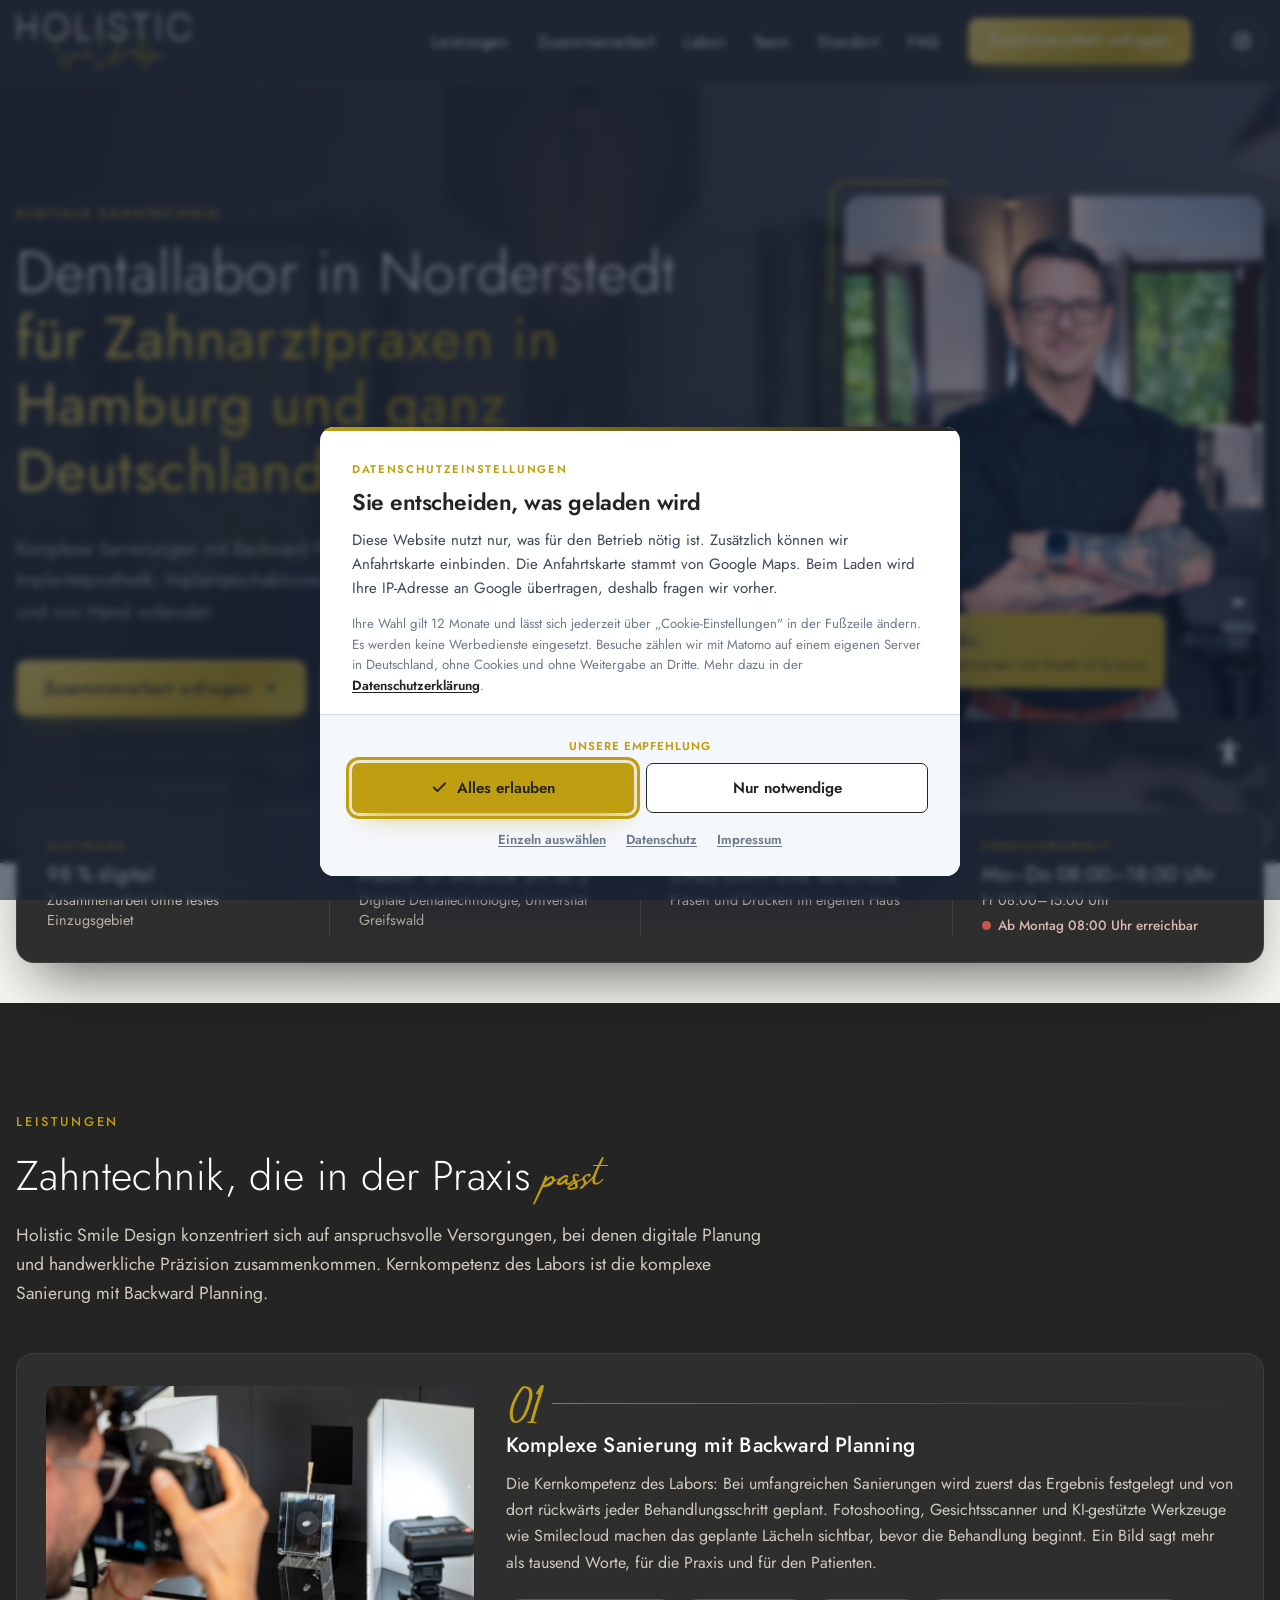
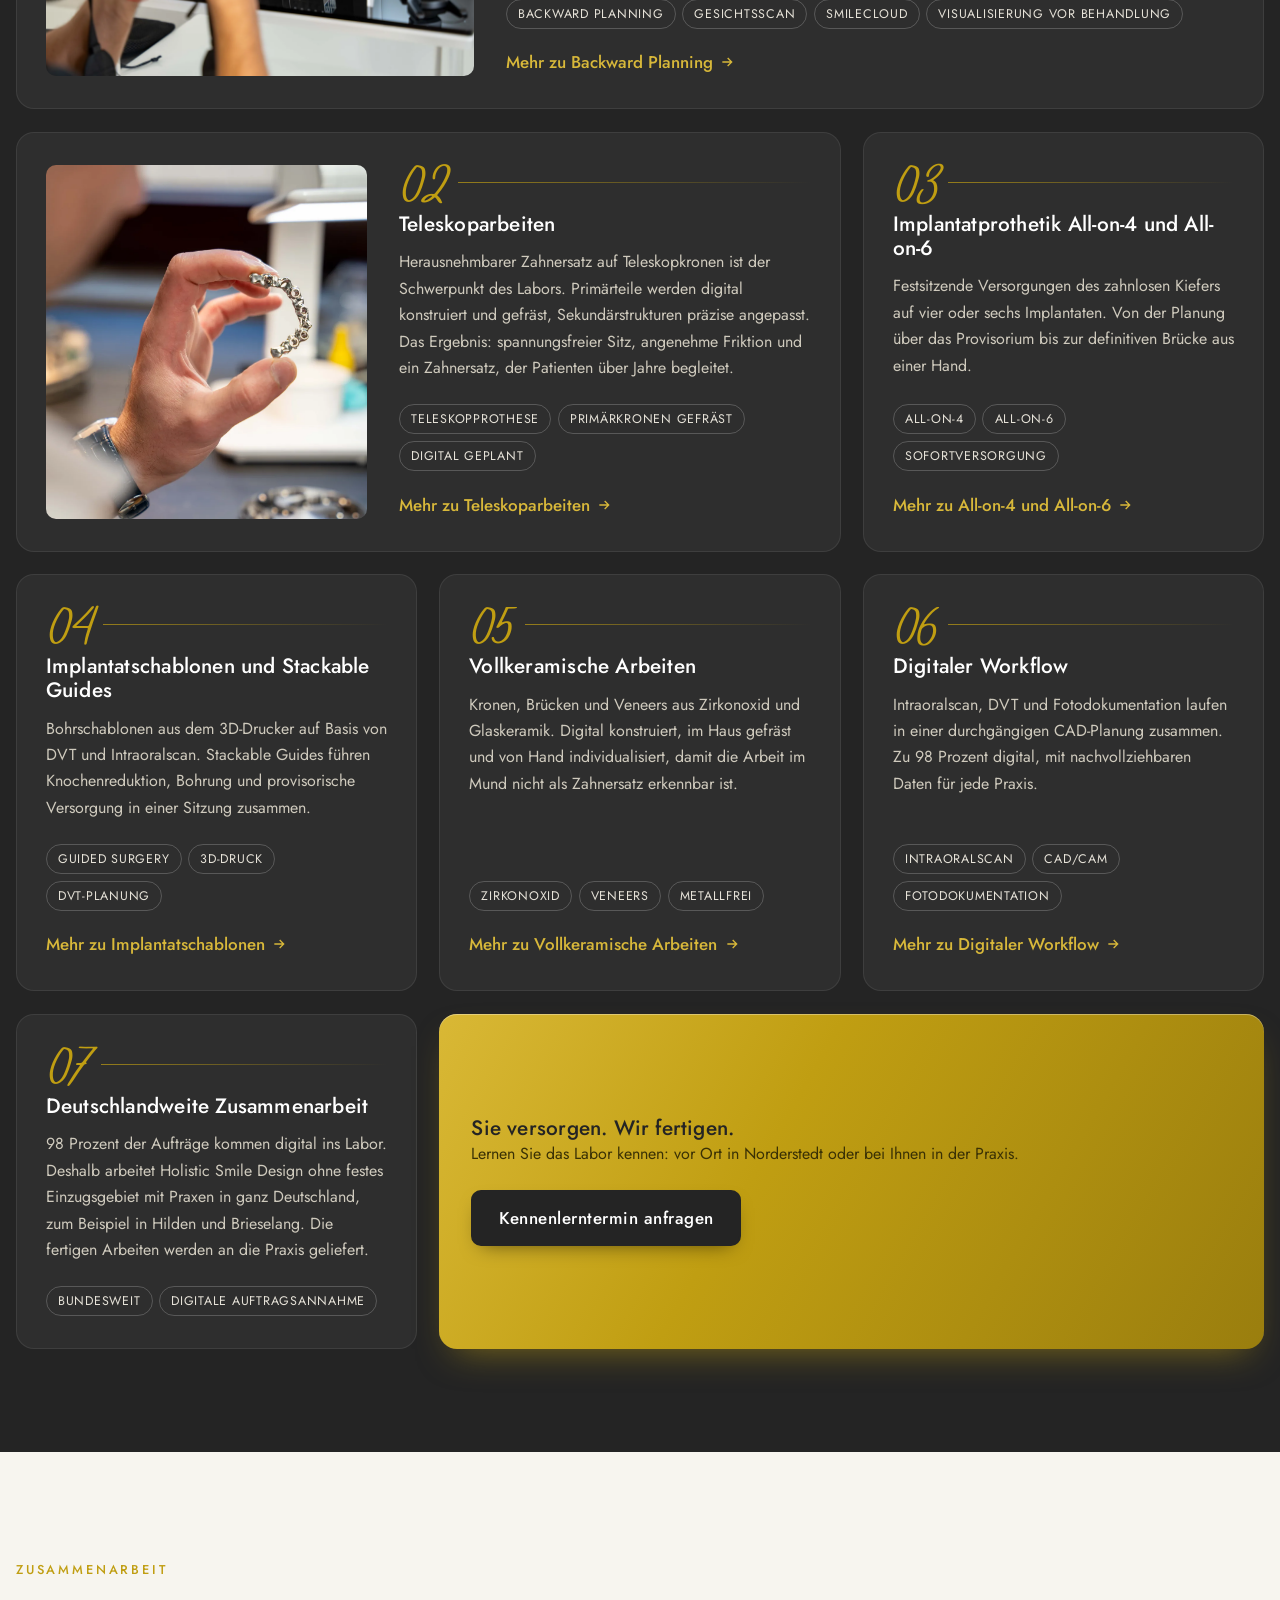
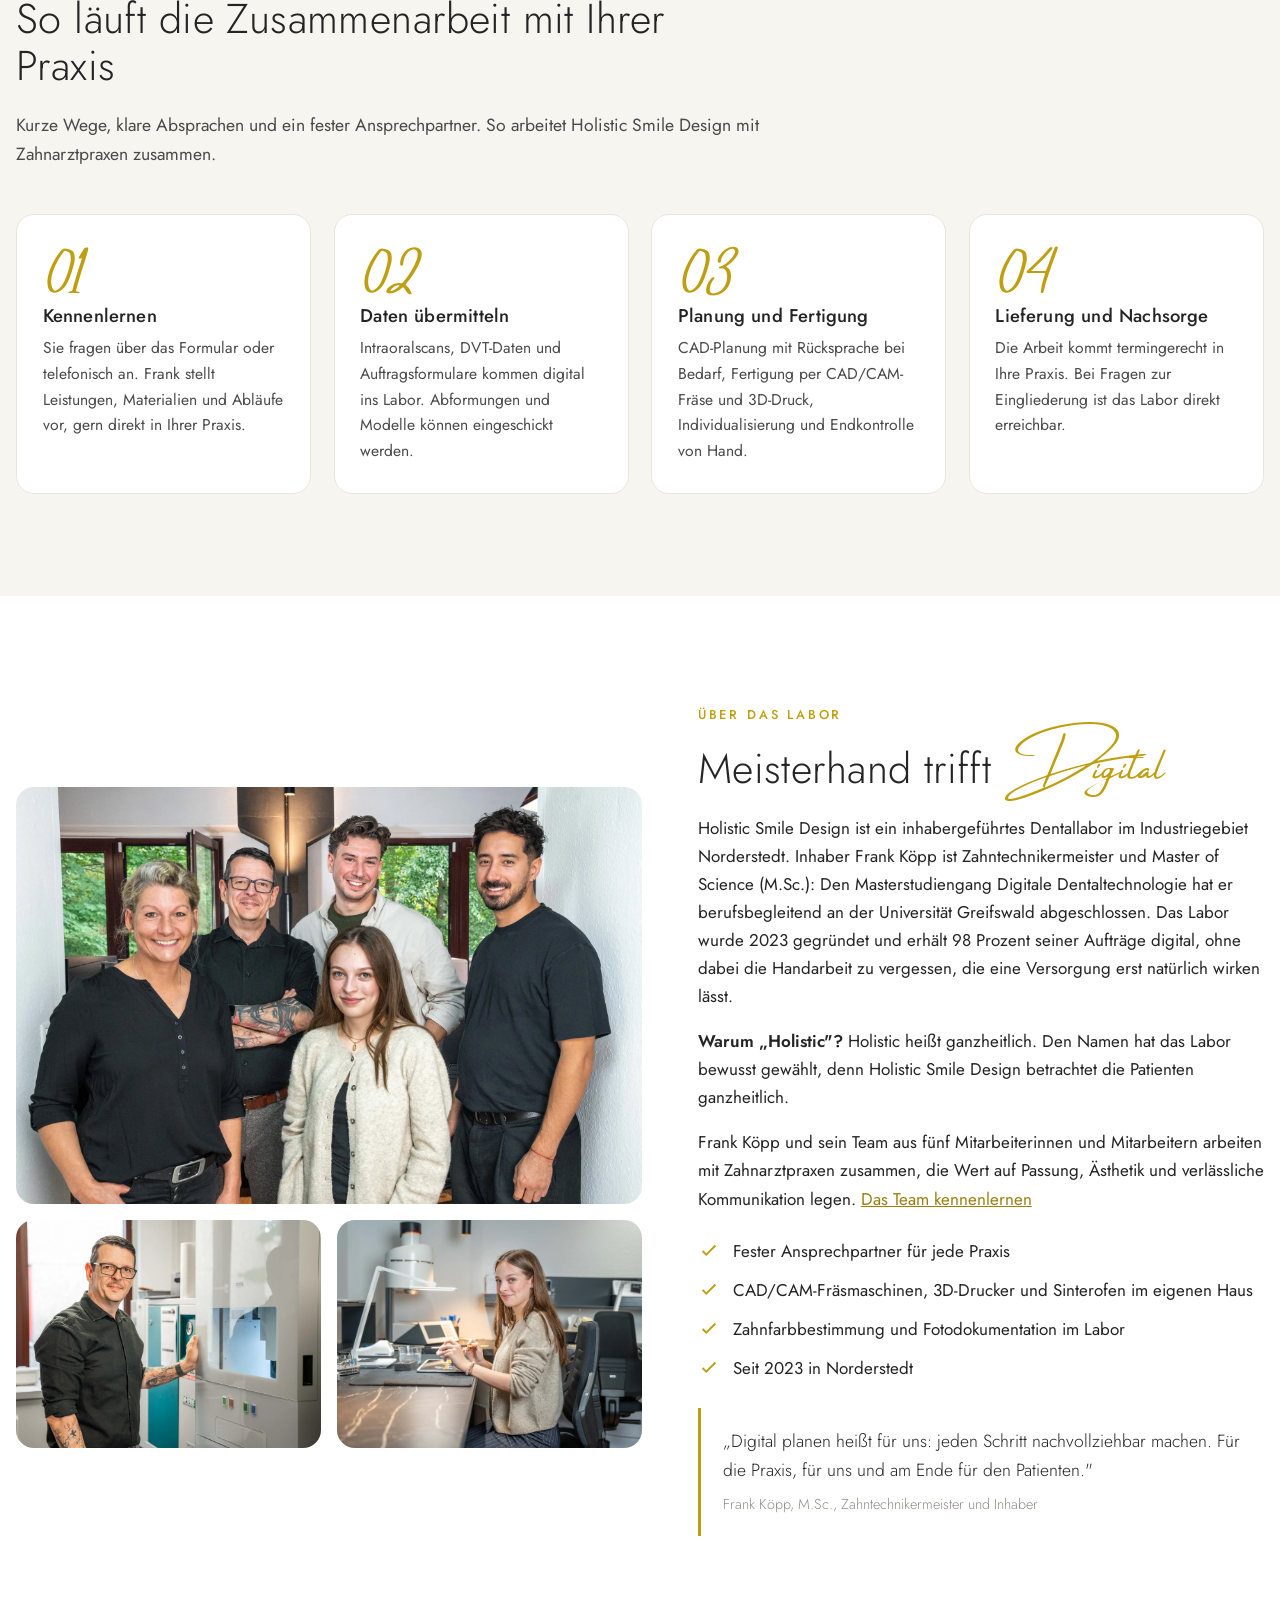
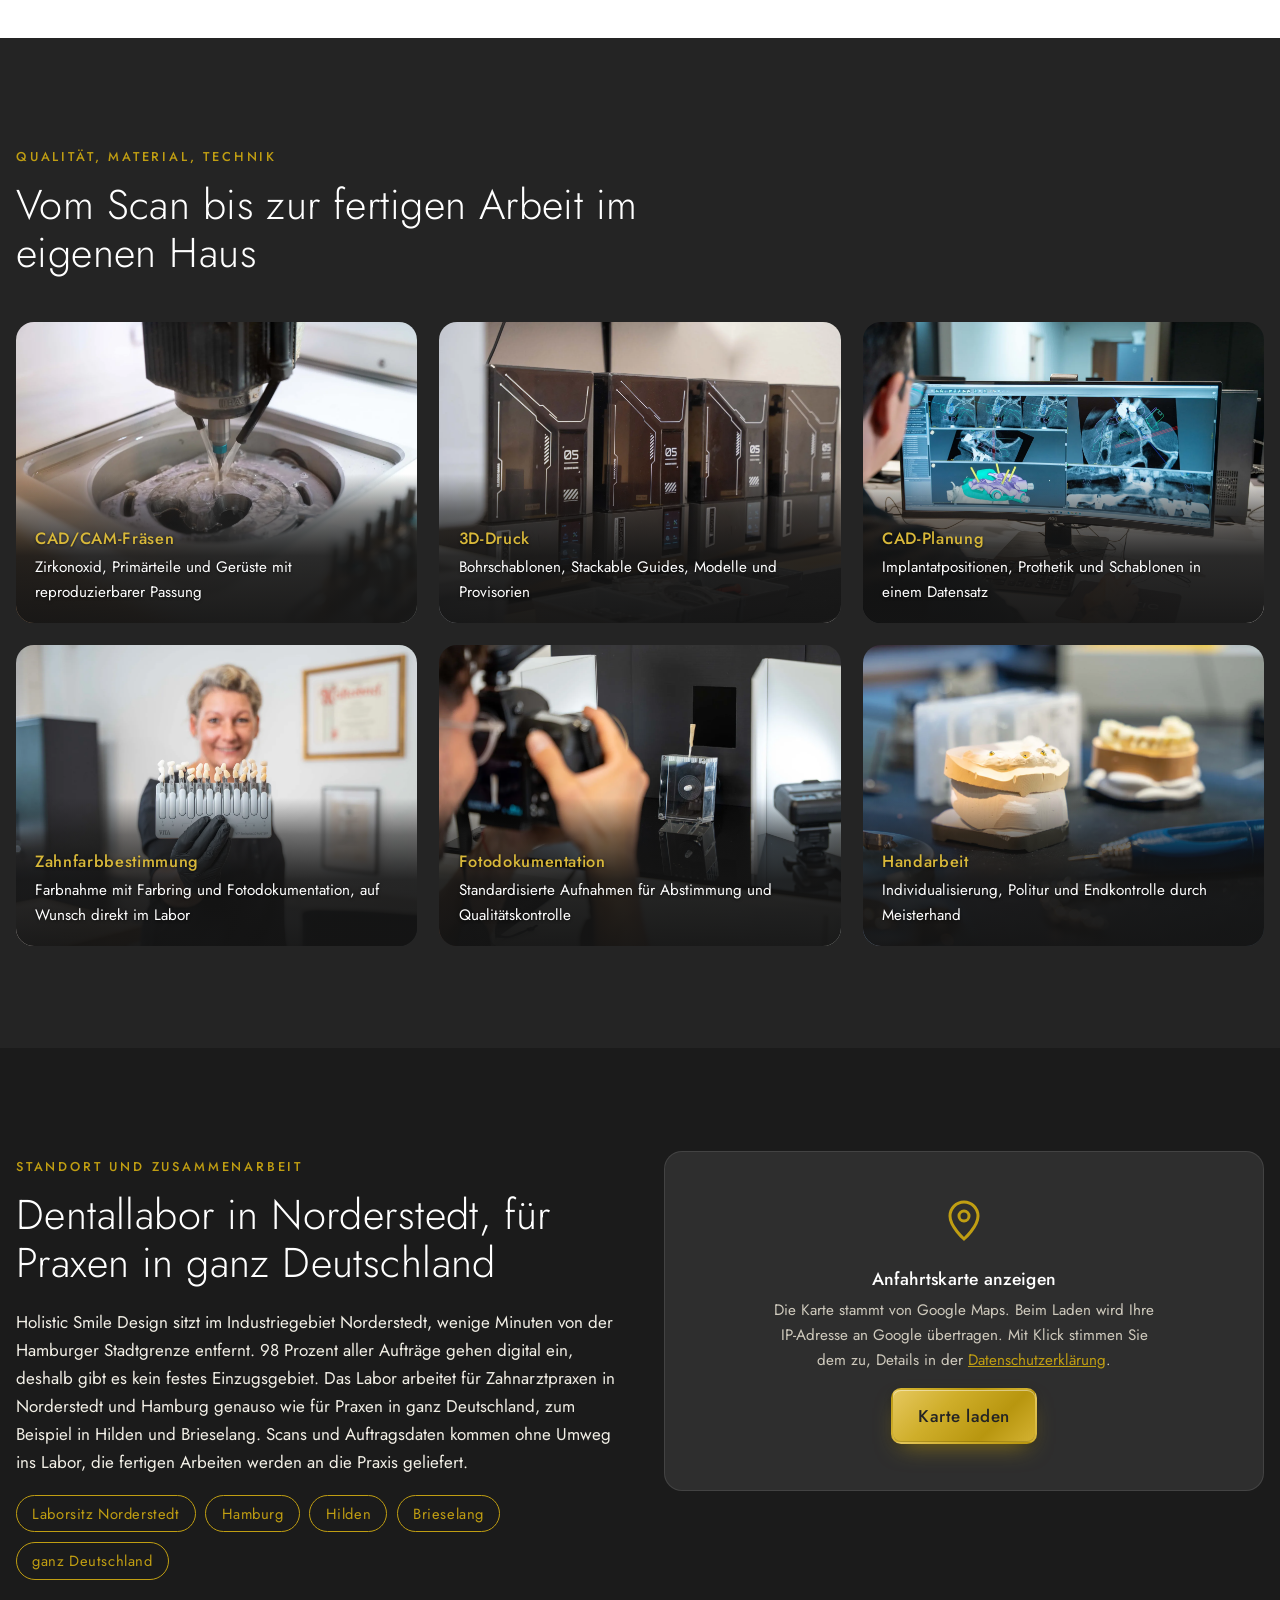
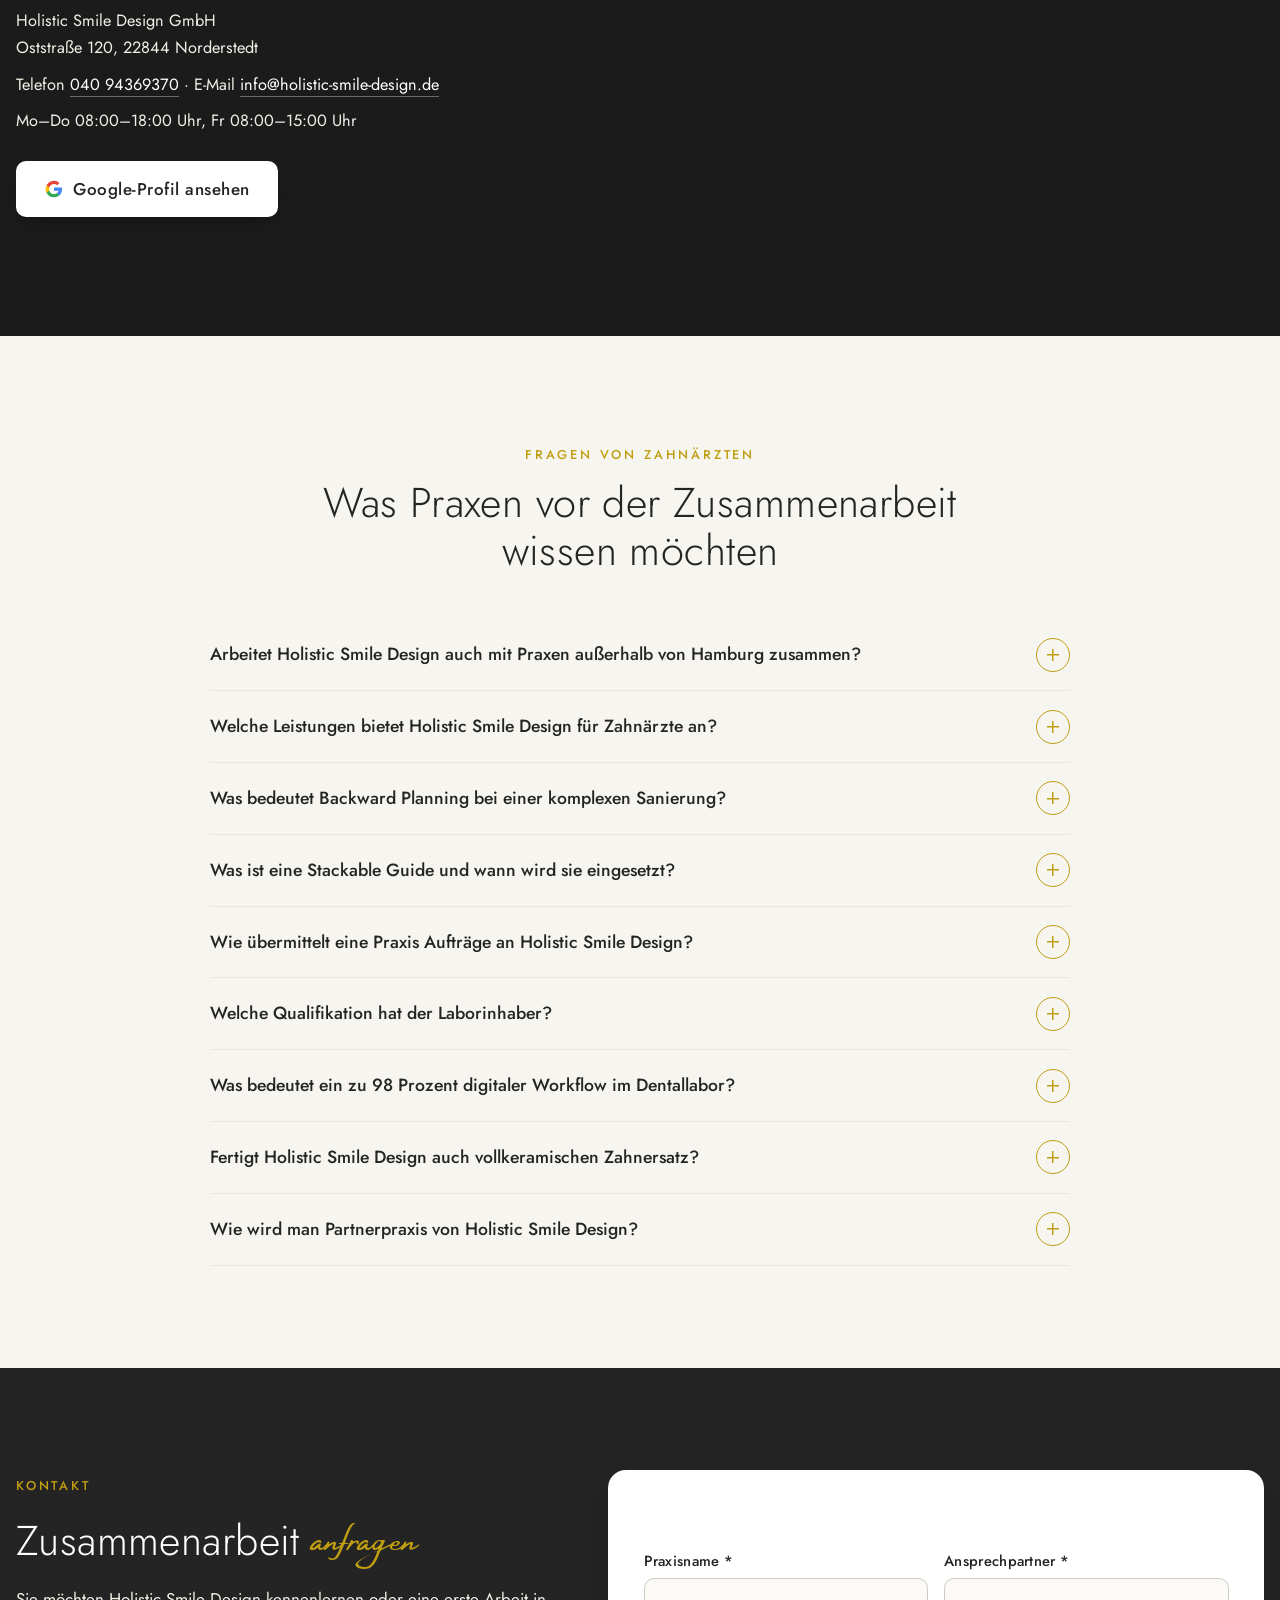
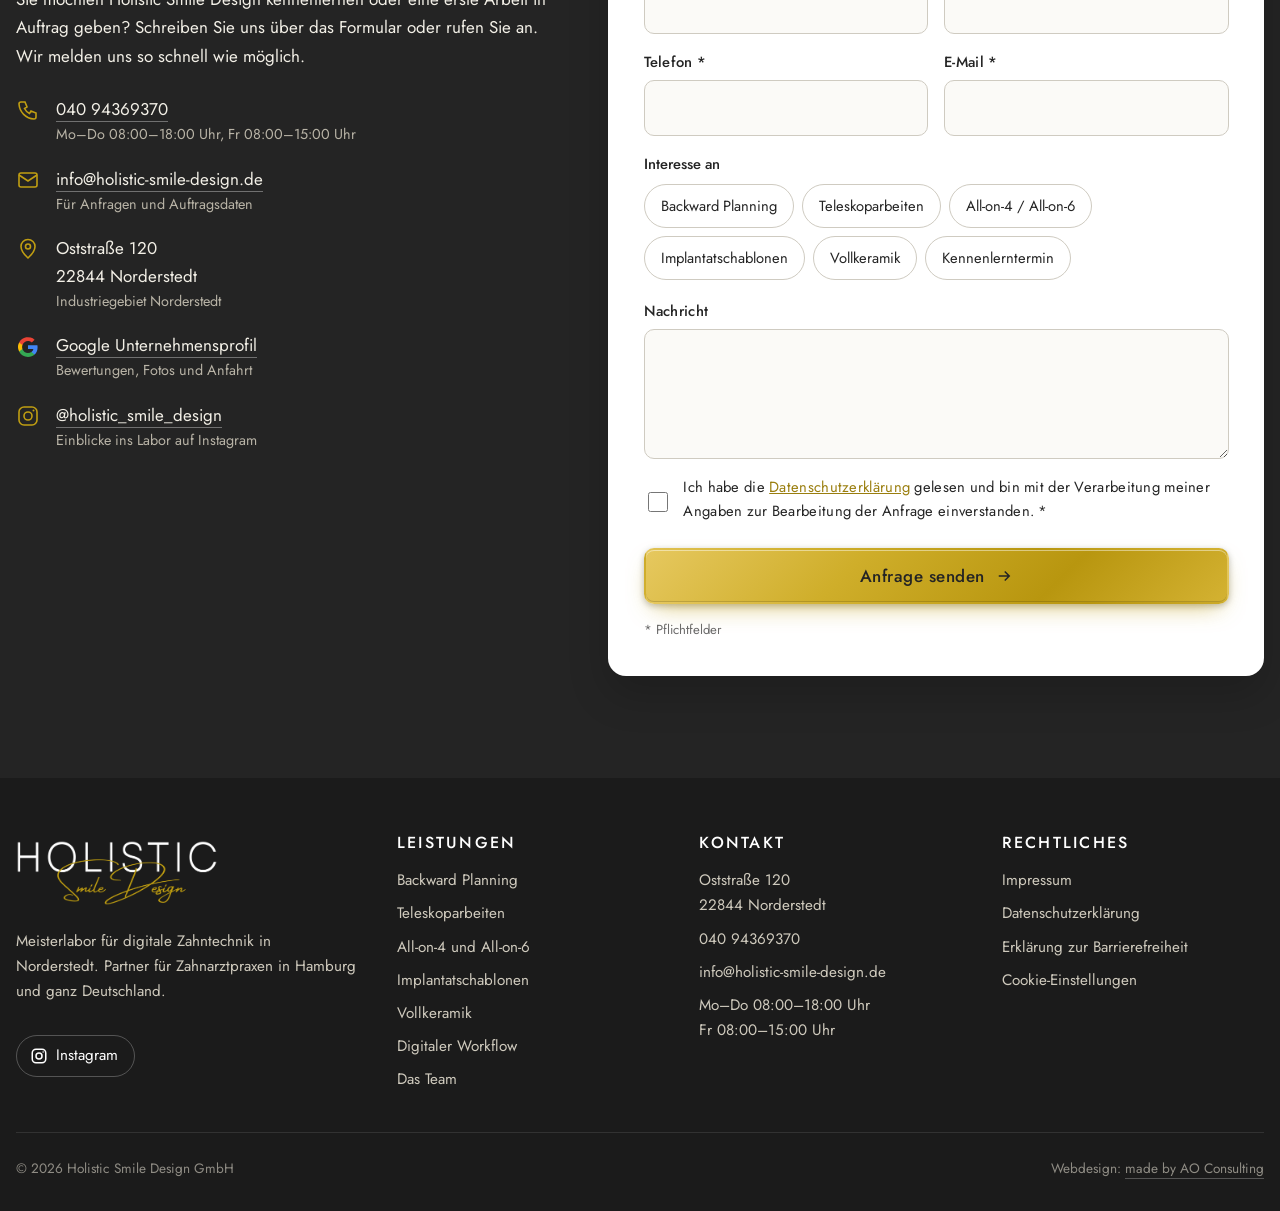
<file: website/index.html>
<!DOCTYPE html>
<html lang="de">
<head>
<meta charset="utf-8">
<meta name="viewport" content="width=device-width, initial-scale=1">
<title>Dentallabor Norderstedt | Digitale Zahntechnik für Zahnarztpraxen | Holistic Smile Design</title>
<meta name="description" content="Holistic Smile Design ist ein Meisterlabor für digitale Zahntechnik in Norderstedt bei Hamburg. Backward Planning, Teleskoparbeiten, All-on-4, Implantatschablonen und Vollkeramik für Zahnarztpraxen in Hamburg und ganz Deutschland.">
<link rel="canonical" href="https://holistic-smile-design.de/">
<meta name="robots" content="index,follow">
<meta property="og:type" content="website">
<meta property="og:locale" content="de_DE">
<meta property="og:site_name" content="Holistic Smile Design">
<meta property="og:title" content="Dentallabor Norderstedt: Digitale Zahntechnik für Zahnarztpraxen">
<meta property="og:description" content="Meisterlabor für Teleskoparbeiten, Implantatprothetik, Implantatschablonen und Vollkeramik. 98 Prozent der Aufträge digital. Partner für Zahnarztpraxen in Norderstedt und Hamburg.">
<meta property="og:url" content="https://holistic-smile-design.de/">
<meta property="og:image" content="https://holistic-smile-design.de/img/dentallabor-norderstedt-team-holistic-smile-design.jpg">
<meta name="twitter:card" content="summary_large_image">
<meta name="theme-color" content="#242424">
<link rel="icon" href="img/favicon.svg?v=2" type="image/svg+xml">
<link rel="icon" href="img/favicon-32.png?v=2" sizes="32x32" type="image/png">
<link rel="apple-touch-icon" href="img/apple-touch-icon.png?v=2">
<link rel="preload" href="fonts/jost-latin-400-normal.woff2" as="font" type="font/woff2" crossorigin>
<link rel="preload" href="fonts/jost-latin-300-normal.woff2" as="font" type="font/woff2" crossorigin>
<link rel="stylesheet" href="assets/einwilligung.css?v=1">
<link rel="stylesheet" href="assets/barrierefreiheit.css?v=20261006">
<script>
window.AO_EINWILLIGUNG = {
  datenschutz: 'datenschutz.html',
  impressum: 'impressum.html',
  hinweis: 'Die Anfahrtskarte stammt von Google Maps. Beim Laden wird Ihre IP-Adresse an Google übertragen, deshalb fragen wir vorher.',
  kategorien: [
    {
      id: 'notwendig',
      name: 'Notwendig',
      kurz: 'Hält die Website funktionsfähig und speichert Ihre Entscheidung aus diesem Fenster. Ohne diese Funktionen lässt sich die Seite nicht sinnvoll anzeigen.',
      pflicht: true,
      dienste: [{
        name: 'Einwilligungsspeicher',
        anbieter: 'Holistic Smile Design GmbH, Oststraße 120, 22844 Norderstedt',
        zweck: 'Speichert, welchen Diensten Sie zugestimmt haben, damit Sie nicht bei jedem Aufruf erneut gefragt werden.',
        art: 'Lokaler Speicher im Browser, kein Cookie',
        dauer: '12 Monate'
      }]
    },
    {
      id: 'medien',
      name: 'Anfahrtskarte',
      kurz: 'Lädt die Anfahrtskarte von Google Maps. Erst dann wird Ihre IP-Adresse an Google übertragen.',
      dienste: [{
        name: 'Google Maps',
        anbieter: 'Google Ireland Limited, Gordon House, Barrow Street, Dublin 4, Irland',
        zweck: 'Zeigt den Standort des Labors in Norderstedt auf einer interaktiven Karte.',
        art: 'Einbettung per iframe, Übertragung der IP-Adresse, Cookies von Google möglich',
        dauer: 'Bis zu 6 Monate (Cookies von Google)'
      }]
    }
  ]
};
</script>
<script type="application/ld+json">
{
  "@context": "https://schema.org",
  "@graph": [
    {
      "@type": "MedicalBusiness",
      "@id": "https://holistic-smile-design.de/#labor",
      "name": "Holistic Smile Design GmbH",
      "alternateName": "Holistic Smile Design Dentallabor Norderstedt",
      "description": "Meisterlabor für digitale Zahntechnik in Norderstedt bei Hamburg. Komplexe Sanierungen mit Backward Planning, Teleskoparbeiten, Implantatprothetik All-on-4 und All-on-6, Implantatschablonen, Stackable Guides und vollkeramischer Zahnersatz für Zahnarztpraxen.",
      "url": "https://holistic-smile-design.de/",
      "telephone": "+4940943693700",
      "email": "info@holistic-smile-design.de",
      "image": "https://holistic-smile-design.de/img/dentallabor-norderstedt-team-holistic-smile-design.jpg",
      "logo": "https://holistic-smile-design.de/img/favicon.svg",
      "priceRange": "$$",
      "sameAs": ["https://www.google.com/search?q=Holistic+Smile+Design+Norderstedt","https://www.instagram.com/holistic_smile_design/"],
      "address": {
        "@type": "PostalAddress",
        "streetAddress": "Oststraße 120",
        "postalCode": "22844",
        "addressLocality": "Norderstedt",
        "addressRegion": "Schleswig-Holstein",
        "addressCountry": "DE"
      },
      "geo": { "@type": "GeoCoordinates", "latitude": 53.7065, "longitude": 9.9880 },
      "openingHoursSpecification": [
        {"@type": "OpeningHoursSpecification", "dayOfWeek": ["Monday","Tuesday","Wednesday","Thursday"], "opens": "08:00", "closes": "18:00"},
        {"@type": "OpeningHoursSpecification", "dayOfWeek": "Friday", "opens": "08:00", "closes": "15:00"}
      ],
      "foundingDate": "2023",
      "numberOfEmployees": {"@type": "QuantitativeValue", "value": 6},
      "areaServed": [
        {"@type":"Country","name":"Deutschland"},
        {"@type":"City","name":"Norderstedt"},
        {"@type":"City","name":"Hamburg"}
      ],
      "founder": { "@type": "Person", "name": "Frank Köpp", "honorificSuffix": "M.Sc.", "jobTitle": "Zahntechnikermeister, Master of Science Digitale Dentaltechnologie" },
      "knowsAbout": ["Backward Planning","Digitale Behandlungsplanung","Teleskopprothetik","Implantatprothetik","All-on-4","All-on-6","Implantatschablonen","Stackable Guides","Vollkeramik","CAD/CAM","3D-Druck"],
      "hasOfferCatalog": {
        "@type": "OfferCatalog",
        "name": "Zahntechnische Leistungen",
        "itemListElement": [
          {"@type":"Offer","itemOffered":{"@type":"Service","name":"Komplexe Sanierung mit Backward Planning","description":"Planung vom Ergebnis her mit Fotoshooting, Gesichtsscan und Visualisierung für den Patienten vor der Behandlung."}},
          {"@type":"Offer","itemOffered":{"@type":"Service","name":"Teleskoparbeiten","description":"Herausnehmbarer Zahnersatz auf Teleskopkronen, digital geplant und gefertigt."}},
          {"@type":"Offer","itemOffered":{"@type":"Service","name":"Implantatprothetik All-on-4 und All-on-6","description":"Festsitzende Versorgungen auf vier oder sechs Implantaten."}},
          {"@type":"Offer","itemOffered":{"@type":"Service","name":"Implantatschablonen und Stackable Guides","description":"Bohrschablonen und mehrteilige Führungssysteme aus dem 3D-Drucker."}},
          {"@type":"Offer","itemOffered":{"@type":"Service","name":"Vollkeramische Arbeiten","description":"Kronen, Brücken und Veneers aus Vollkeramik."}},
          {"@type":"Offer","itemOffered":{"@type":"Service","name":"Digitaler Workflow","description":"Intraoralscan, CAD-Planung, CAD/CAM-Fräsen und 3D-Druck."}}
        ]
      }
    },
    {
      "@type": "FAQPage",
      "@id": "https://holistic-smile-design.de/#faq",
      "mainEntity": [
        {"@type":"Question","name":"Arbeitet Holistic Smile Design auch mit Praxen außerhalb von Hamburg zusammen?","acceptedAnswer":{"@type":"Answer","text":"Ja. Holistic Smile Design erhält 98 Prozent der Aufträge digital und hat deshalb kein festes Einzugsgebiet. Das Labor in Norderstedt arbeitet mit Zahnarztpraxen in ganz Deutschland zusammen, zum Beispiel in Hilden und Brieselang. Die fertigen Arbeiten werden an die Praxis geliefert."}},
        {"@type":"Question","name":"Welche Leistungen bietet Holistic Smile Design für Zahnärzte an?","acceptedAnswer":{"@type":"Answer","text":"Holistic Smile Design plant komplexe Sanierungen mit Backward Planning und fertigt Teleskoparbeiten, Implantatprothetik nach dem All-on-4- und All-on-6-Konzept, Implantatschablonen, Stackable Guides und vollkeramische Arbeiten wie Kronen, Brücken und Veneers. Der Workflow ist zu 98 Prozent digital, von der Scandatei über die CAD-Planung bis zu CAD/CAM-Fräsen und 3D-Druck."}},
        {"@type":"Question","name":"Was bedeutet Backward Planning bei einer komplexen Sanierung?","acceptedAnswer":{"@type":"Answer","text":"Beim Backward Planning legt Holistic Smile Design gemeinsam mit der Praxis zuerst das angestrebte Endergebnis fest und plant von dort aus rückwärts jeden Behandlungsschritt. Grundlage sind ein Fotoshooting, ein Gesichtsscan und KI-gestützte Werkzeuge wie Smilecloud. Der Patient sieht so schon vor der Behandlung, wie sein Lächeln aussehen könnte, und die Praxis erhält einen abgestimmten Plan für Präparation, Provisorium und definitive Versorgung."}},
        {"@type":"Question","name":"Was ist eine Stackable Guide und wann wird sie eingesetzt?","acceptedAnswer":{"@type":"Answer","text":"Eine Stackable Guide ist ein mehrteiliges, stapelbares Schablonensystem für die Implantation. Auf einer fest verankerten Basisschablone werden nacheinander Knochenreduktions-, Bohr- und Prothetikschablonen aufgesteckt. So lassen sich Implantate und die provisorische Versorgung in einer Sitzung präzise nach der digitalen Planung umsetzen, vor allem bei All-on-4 und All-on-6."}},
        {"@type":"Question","name":"Wie übermittelt eine Praxis Aufträge an Holistic Smile Design?","acceptedAnswer":{"@type":"Answer","text":"Praxen übermitteln Intraoralscans, DVT-Daten und Auftragsformulare digital an Holistic Smile Design. Konventionelle Abformungen und Modelle können per Post oder Kurier eingeschickt werden. Vor der ersten Zusammenarbeit klärt das Labor Schnittstellen und Ablauf in einem persönlichen Gespräch."}},
        {"@type":"Question","name":"Welche Qualifikation hat der Laborinhaber?","acceptedAnswer":{"@type":"Answer","text":"Frank Köpp, Inhaber von Holistic Smile Design, ist Zahntechnikermeister und Master of Science (M.Sc.). Den Masterstudiengang Digitale Dentaltechnologie hat er berufsbegleitend an der Universität Greifswald abgeschlossen. Der Studiengang vermittelt vertiefte Kenntnisse in CAD/CAM, digitaler Implantatplanung und additiver Fertigung."}},
        {"@type":"Question","name":"Was bedeutet ein zu 98 Prozent digitaler Workflow im Dentallabor?","acceptedAnswer":{"@type":"Answer","text":"Bei Holistic Smile Design werden Planung, Konstruktion und Fertigung fast vollständig am Rechner und mit CAD/CAM-Maschinen und 3D-Druckern umgesetzt. Manuelle Arbeitsschritte bleiben dort, wo sie das Ergebnis verbessern, etwa bei der Individualisierung von Keramik und der Endkontrolle. Für Praxen bedeutet das reproduzierbare Passung, kurze Abstimmungswege und nachvollziehbare Planungsdaten."}},
        {"@type":"Question","name":"Fertigt Holistic Smile Design auch vollkeramischen Zahnersatz?","acceptedAnswer":{"@type":"Answer","text":"Ja. Holistic Smile Design fertigt vollkeramische Kronen, Brücken und Veneers und baut diesen Bereich gezielt aus. Die Konstruktion erfolgt digital, die Fertigung auf der eigenen CAD/CAM-Fräsmaschine, die Individualisierung von Hand."}},
        {"@type":"Question","name":"Wie wird man Partnerpraxis von Holistic Smile Design?","acceptedAnswer":{"@type":"Answer","text":"Zahnarztpraxen füllen das Kontaktformular auf holistic-smile-design.de aus oder rufen unter 040 94369370 an. Das Labor meldet sich, stellt Leistungen und Abläufe vor und vereinbart auf Wunsch einen Termin im Labor in Norderstedt oder in der Praxis."}}
      ]
    }
  ]
}
</script>
<link rel="stylesheet" href="assets/stil.css?v=4">
</head>
<body>
<a class="sprung" href="#inhalt">Zum Inhalt springen</a>
<a class="sprung" href="#kontakt">Zum Kontakt springen</a>

<header class="kopf">
  <div class="kopf-innen">
    <a class="logo" href="#start" aria-label="Holistic Smile Design, zur Startseite">
      <picture><source srcset="img/logo-holistic-smile-design-dentallabor-norderstedt.webp" type="image/webp"><img src="img/logo-holistic-smile-design-dentallabor-norderstedt.png" alt="Holistic Smile Design Logo" width="1000" height="327" decoding="async"></picture>
    </a>
    <button class="burger" type="button" aria-expanded="false" aria-controls="hauptnav" aria-label="Menü öffnen">
      <span></span><span></span><span></span>
    </button>
    <nav class="nav" id="hauptnav" aria-label="Hauptnavigation">
      <ul>
        <li><a href="#leistungen">Leistungen</a></li>
        <li><a href="#ablauf">Zusammenarbeit</a></li>
        <li><a href="#labor">Labor</a></li>
        <li><a href="team.html">Team</a></li>
        <li><a href="#einzugsgebiet">Standort</a></li>
        <li><a href="#faq">FAQ</a></li>
        <li><a class="btn btn-gold" href="#kontakt">Zusammenarbeit anfragen</a></li>
        <li><a class="insta" href="https://www.instagram.com/holistic_smile_design/" rel="noopener" target="_blank" aria-label="Holistic Smile Design auf Instagram (öffnet in neuem Fenster)"><svg viewBox="0 0 24 24" fill="none" stroke="currentColor" stroke-width="2" aria-hidden="true"><rect x="3" y="3" width="18" height="18" rx="5"/><circle cx="12" cy="12" r="4"/><circle cx="17.5" cy="6.5" r="1" fill="currentColor" stroke="none"/></svg><span class="insta-text">Instagram</span></a></li>
      </ul>
    </nav>
  </div>
</header>

<main id="inhalt">

<!-- ================= HERO ================= -->
<section class="hero" id="start" aria-labelledby="h1">
  <div class="hero-bild" aria-hidden="true">
    <picture>
      <source srcset="img/digitales-dentallabor-norderstedt-laborraum.webp" type="image/webp">
      <img src="img/digitales-dentallabor-norderstedt-laborraum.jpg" alt="" width="1800" height="1231" fetchpriority="high" decoding="async">
    </picture>
  </div>
  <div class="container hero-innen">
    <div class="hero-text">
      <span class="kicker">Digitale Zahntechnik</span>
      <h1 id="h1"><span>Dentallabor in Norderstedt</span><span class="ort">für Zahnarztpraxen in Hamburg und ganz Deutschland</span></h1>
      <p>Komplexe Sanierungen mit Backward Planning, Teleskoparbeiten, Implantatprothetik, Implantatschablonen und Vollkeramik: digital geplant und von Hand vollendet.</p>
      <div class="hero-cta">
        <a class="btn btn-gold" href="#kontakt">Zusammenarbeit anfragen
          <svg viewBox="0 0 24 24" fill="none" stroke="currentColor" stroke-width="2" aria-hidden="true"><path d="M5 12h14M13 6l6 6-6 6"/></svg></a>
        <a class="btn btn-hell" href="#leistungen">Leistungen ansehen</a>
      </div>
    </div>
    <div class="hero-portrait">
      <picture>
        <source srcset="img/frank-koepp-inhaber-zahntechnikermeister-dentallabor-norderstedt.webp" type="image/webp">
        <img src="img/frank-koepp-inhaber-zahntechnikermeister-dentallabor-norderstedt.jpg" alt="Frank Köpp, Zahntechnikermeister und Inhaber von Holistic Smile Design, in seinem Dentallabor in Norderstedt" width="1440" height="1800" fetchpriority="high" decoding="async">
      </picture>
      <div class="hero-name"><strong>Frank Köpp, M.Sc.</strong><span>Inhaber, Zahntechnikermeister und Master of Science</span></div>
    </div>
  </div>
</section>

<!-- ================= VERTRAUENSLEISTE ================= -->
<section class="leiste" aria-label="Auf einen Blick">
  <div class="container">
    <ul>
      <li><span class="lbl">Aufträge</span><strong>98 % digital</strong><span>Zusammenarbeit ohne festes Einzugsgebiet</span></li>
      <li><span class="lbl">Qualifikation</span><strong>Master of Science (M.Sc.)</strong><span>Digitale Dentaltechnologie, Universität Greifswald</span></li>
      <li><span class="lbl">Fertigung</span><strong>CAD/CAM und 3D-Druck</strong><span>Fräsen und Drucken im eigenen Haus</span></li>
      <li><span class="lbl">Erreichbarkeit</span><strong>Mo–Do 08:00–18:00 Uhr</strong><span>Fr 08:00–15:00 Uhr</span><span class="status" id="status" data-offen="false" aria-live="polite">Erreichbarkeit wird geladen</span></li>
    </ul>
  </div>
</section>

<!-- ================= LEISTUNGEN ================= -->
<section class="sektion dunkel" id="leistungen" aria-labelledby="h-leistungen">
  <div class="container">
    <div class="kopfzeile">
      <span class="kicker">Leistungen</span>
      <h2 id="h-leistungen">Zahntechnik, die in der Praxis <span class="script">passt</span></h2>
      <p>Holistic Smile Design konzentriert sich auf anspruchsvolle Versorgungen, bei denen digitale Planung und handwerkliche Präzision zusammenkommen. Kernkompetenz des Labors ist die komplexe Sanierung mit Backward Planning.</p>
    </div>
    <div class="karten">
      <article class="karte karte-breit karte-kern">
        <picture>
          <source srcset="img/fotodokumentation-zahnfarbe-dentallabor-norderstedt.webp" type="image/webp">
          <img src="img/fotodokumentation-zahnfarbe-dentallabor-norderstedt.jpg" alt="Fotodokumentation im Fotostudio des Dentallabors Holistic Smile Design als Grundlage für das Backward Planning" width="1800" height="1200" loading="lazy" decoding="async">
        </picture>
        <div>
          <div class="nr" aria-hidden="true">01</div>
          <h3>Komplexe Sanierung mit Backward Planning</h3>
          <p>Die Kernkompetenz des Labors: Bei umfangreichen Sanierungen wird zuerst das Ergebnis festgelegt und von dort rückwärts jeder Behandlungsschritt geplant. Fotoshooting, Gesichtsscanner und KI-gestützte Werkzeuge wie Smilecloud machen das geplante Lächeln sichtbar, bevor die Behandlung beginnt. Ein Bild sagt mehr als tausend Worte, für die Praxis und für den Patienten.</p>
          <div class="tags"><span>Backward Planning</span><span>Gesichtsscan</span><span>Smilecloud</span><span>Visualisierung vor Behandlung</span></div>
          <a class="mehr" href="backward-planning-norderstedt.html">Mehr zu Backward Planning<svg viewBox="0 0 24 24" width="16" height="16" fill="none" stroke="currentColor" stroke-width="2" aria-hidden="true"><path d="M5 12h14M13 6l6 6-6 6"/></svg></a>
        </div>
      </article>
      <article class="karte karte-breit">
        <picture>
          <source srcset="img/teleskopgeruest-zahntechniker-dentallabor-norderstedt.webp" type="image/webp">
          <img src="img/teleskopgeruest-zahntechniker-dentallabor-norderstedt.jpg" alt="Zahntechniker hält ein gefrästes Teleskopgerüst im Dentallabor Holistic Smile Design in Norderstedt" width="1800" height="1200" loading="lazy" decoding="async">
        </picture>
        <div>
          <div class="nr" aria-hidden="true">02</div>
          <h3>Teleskoparbeiten</h3>
          <p>Herausnehmbarer Zahnersatz auf Teleskopkronen ist der Schwerpunkt des Labors. Primärteile werden digital konstruiert und gefräst, Sekundärstrukturen präzise angepasst. Das Ergebnis: spannungsfreier Sitz, angenehme Friktion und ein Zahnersatz, der Patienten über Jahre begleitet.</p>
          <div class="tags"><span>Teleskopprothese</span><span>Primärkronen gefräst</span><span>Digital geplant</span></div>
          <a class="mehr" href="teleskoparbeiten-norderstedt.html">Mehr zu Teleskoparbeiten<svg viewBox="0 0 24 24" width="16" height="16" fill="none" stroke="currentColor" stroke-width="2" aria-hidden="true"><path d="M5 12h14M13 6l6 6-6 6"/></svg></a>
        </div>
      </article>
      <article class="karte">
        <div class="nr" aria-hidden="true">03</div>
        <h3>Implantatprothetik All-on-4 und All-on-6</h3>
        <p>Festsitzende Versorgungen des zahnlosen Kiefers auf vier oder sechs Implantaten. Von der Planung über das Provisorium bis zur definitiven Brücke aus einer Hand.</p>
        <div class="tags"><span>All-on-4</span><span>All-on-6</span><span>Sofortversorgung</span></div>
          <a class="mehr" href="all-on-4-all-on-6-norderstedt.html">Mehr zu All-on-4 und All-on-6<svg viewBox="0 0 24 24" width="16" height="16" fill="none" stroke="currentColor" stroke-width="2" aria-hidden="true"><path d="M5 12h14M13 6l6 6-6 6"/></svg></a>
      </article>
      <article class="karte">
        <div class="nr" aria-hidden="true">04</div>
        <h3>Implantatschablonen und Stackable Guides</h3>
        <p>Bohrschablonen aus dem 3D-Drucker auf Basis von DVT und Intraoralscan. Stackable Guides führen Knochenreduktion, Bohrung und provisorische Versorgung in einer Sitzung zusammen.</p>
        <div class="tags"><span>Guided Surgery</span><span>3D-Druck</span><span>DVT-Planung</span></div>
          <a class="mehr" href="implantatschablonen-stackable-guides-norderstedt.html">Mehr zu Implantatschablonen<svg viewBox="0 0 24 24" width="16" height="16" fill="none" stroke="currentColor" stroke-width="2" aria-hidden="true"><path d="M5 12h14M13 6l6 6-6 6"/></svg></a>
      </article>
      <article class="karte">
        <div class="nr" aria-hidden="true">05</div>
        <h3>Vollkeramische Arbeiten</h3>
        <p>Kronen, Brücken und Veneers aus Zirkonoxid und Glaskeramik. Digital konstruiert, im Haus gefräst und von Hand individualisiert, damit die Arbeit im Mund nicht als Zahnersatz erkennbar ist.</p>
        <div class="tags"><span>Zirkonoxid</span><span>Veneers</span><span>Metallfrei</span></div>
          <a class="mehr" href="vollkeramik-norderstedt.html">Mehr zu Vollkeramische Arbeiten<svg viewBox="0 0 24 24" width="16" height="16" fill="none" stroke="currentColor" stroke-width="2" aria-hidden="true"><path d="M5 12h14M13 6l6 6-6 6"/></svg></a>
      </article>
      <article class="karte">
        <div class="nr" aria-hidden="true">06</div>
        <h3>Digitaler Workflow</h3>
        <p>Intraoralscan, DVT und Fotodokumentation laufen in einer durchgängigen CAD-Planung zusammen. Zu 98 Prozent digital, mit nachvollziehbaren Daten für jede Praxis.</p>
        <div class="tags"><span>Intraoralscan</span><span>CAD/CAM</span><span>Fotodokumentation</span></div>
          <a class="mehr" href="digitaler-workflow-dentallabor-norderstedt.html">Mehr zu Digitaler Workflow<svg viewBox="0 0 24 24" width="16" height="16" fill="none" stroke="currentColor" stroke-width="2" aria-hidden="true"><path d="M5 12h14M13 6l6 6-6 6"/></svg></a>
      </article>
      <article class="karte karte-voll">
        <div class="nr" aria-hidden="true">07</div>
        <h3>Deutschlandweite Zusammenarbeit</h3>
        <p>98 Prozent der Aufträge kommen digital ins Labor. Deshalb arbeitet Holistic Smile Design ohne festes Einzugsgebiet mit Praxen in ganz Deutschland, zum Beispiel in Hilden und Brieselang. Die fertigen Arbeiten werden an die Praxis geliefert.</p>
        <div class="tags"><span>Bundesweit</span><span>Digitale Auftragsannahme</span></div>
      </article>
      <div class="karte karte-cta">
        <div><h3>Sie versorgen. Wir fertigen.</h3><p>Lernen Sie das Labor kennen: vor Ort in Norderstedt oder bei Ihnen in der Praxis.</p></div>
        <a class="btn btn-dunkel" href="#kontakt">Kennenlerntermin anfragen</a>
      </div>
    </div>
  </div>
</section>

<!-- ================= ABLAUF ================= -->
<section class="sektion creme" id="ablauf" aria-labelledby="h-ablauf">
  <div class="container">
    <div class="kopfzeile">
      <span class="kicker">Zusammenarbeit</span>
      <h2 id="h-ablauf">So läuft die Zusammenarbeit mit Ihrer Praxis</h2>
      <p>Kurze Wege, klare Absprachen und ein fester Ansprechpartner. So arbeitet Holistic Smile Design mit Zahnarztpraxen zusammen.</p>
    </div>
    <ol class="schritte" style="list-style:none;padding:0;margin:0">
      <li class="schritt"><h3>Kennenlernen</h3><p>Sie fragen über das Formular oder telefonisch an. Frank stellt Leistungen, Materialien und Abläufe vor, gern direkt in Ihrer Praxis.</p></li>
      <li class="schritt"><h3>Daten übermitteln</h3><p>Intraoralscans, DVT-Daten und Auftragsformulare kommen digital ins Labor. Abformungen und Modelle können eingeschickt werden.</p></li>
      <li class="schritt"><h3>Planung und Fertigung</h3><p>CAD-Planung mit Rücksprache bei Bedarf, Fertigung per CAD/CAM-Fräse und 3D-Druck, Individualisierung und Endkontrolle von Hand.</p></li>
      <li class="schritt"><h3>Lieferung und Nachsorge</h3><p>Die Arbeit kommt termingerecht in Ihre Praxis. Bei Fragen zur Eingliederung ist das Labor direkt erreichbar.</p></li>
    </ol>
  </div>
</section>

<!-- ================= LABOR ================= -->
<section class="sektion" id="labor" aria-labelledby="h-labor">
  <div class="container labor">
    <div class="labor-bilder">
      <picture>
        <source srcset="img/dentallabor-norderstedt-team-holistic-smile-design.webp" type="image/webp">
        <img src="img/dentallabor-norderstedt-team-holistic-smile-design.jpg" alt="Das Team von Holistic Smile Design im Dentallabor in Norderstedt" width="1800" height="1200" loading="lazy" decoding="async">
      </picture>
      <picture>
        <source srcset="img/zahntechnikermeister-norderstedt-cad-cam-fraesmaschine.webp" type="image/webp">
        <img src="img/zahntechnikermeister-norderstedt-cad-cam-fraesmaschine.jpg" alt="Zahntechnikermeister Frank Köpp an der CAD/CAM-Fräsmaschine in seinem Labor in Norderstedt" width="1800" height="1440" loading="lazy" decoding="async">
      </picture>
      <picture>
        <source srcset="img/zahntechnikerin-arbeitsplatz-dentallabor-norderstedt.webp" type="image/webp">
        <img src="img/zahntechnikerin-arbeitsplatz-dentallabor-norderstedt.jpg" alt="Zahntechnikerin am Arbeitsplatz mit Modell und Mikromotor im Dentallabor Norderstedt" width="1800" height="1200" loading="lazy" decoding="async">
      </picture>
    </div>
    <div>
      <span class="kicker">Über das Labor</span>
      <h2 id="h-labor">Meisterhand trifft <span class="script">Digital</span></h2>
      <p>Holistic Smile Design ist ein inhabergeführtes Dentallabor im Industriegebiet Norderstedt. Inhaber Frank Köpp ist Zahntechnikermeister und Master of Science (M.Sc.): Den Masterstudiengang Digitale Dentaltechnologie hat er berufsbegleitend an der Universität Greifswald abgeschlossen. Das Labor wurde 2023 gegründet und erhält 98 Prozent seiner Aufträge digital, ohne dabei die Handarbeit zu vergessen, die eine Versorgung erst natürlich wirken lässt.</p>
      <p><strong>Warum „Holistic"?</strong> Holistic heißt ganzheitlich. Den Namen hat das Labor bewusst gewählt, denn Holistic Smile Design betrachtet die Patienten ganzheitlich.</p>
      <p>Frank Köpp und sein Team aus fünf Mitarbeiterinnen und Mitarbeitern arbeiten mit Zahnarztpraxen zusammen, die Wert auf Passung, Ästhetik und verlässliche Kommunikation legen. <a href="team.html" style="color:var(--gold-dunkel)">Das Team kennenlernen</a></p>
      <ul class="merkmale">
        <li><svg viewBox="0 0 24 24" fill="none" stroke="currentColor" stroke-width="2" aria-hidden="true"><path d="M5 12l4 4L19 6"/></svg><span>Fester Ansprechpartner für jede Praxis</span></li>
        <li><svg viewBox="0 0 24 24" fill="none" stroke="currentColor" stroke-width="2" aria-hidden="true"><path d="M5 12l4 4L19 6"/></svg><span>CAD/CAM-Fräsmaschinen, 3D-Drucker und Sinterofen im eigenen Haus</span></li>
        <li><svg viewBox="0 0 24 24" fill="none" stroke="currentColor" stroke-width="2" aria-hidden="true"><path d="M5 12l4 4L19 6"/></svg><span>Zahnfarbbestimmung und Fotodokumentation im Labor</span></li>
        <li><svg viewBox="0 0 24 24" fill="none" stroke="currentColor" stroke-width="2" aria-hidden="true"><path d="M5 12l4 4L19 6"/></svg><span>Seit 2023 in Norderstedt</span></li>
      </ul>
      <blockquote>
        <p style="margin:0">„Digital planen heißt für uns: jeden Schritt nachvollziehbar machen. Für die Praxis, für uns und am Ende für den Patienten."</p>
        <footer>Frank Köpp, M.Sc., Zahntechnikermeister und Inhaber</footer>
      </blockquote>
    </div>
  </div>
</section>

<!-- ================= TECHNIK ================= -->
<section class="sektion dunkel" id="technik" aria-labelledby="h-technik" style="padding-top:0">
  <div class="container">
    <div class="kopfzeile" style="padding-top:clamp(4rem,8vw,7rem)">
      <span class="kicker">Qualität, Material, Technik</span>
      <h2 id="h-technik">Vom Scan bis zur fertigen Arbeit im eigenen Haus</h2>
    </div>
    <div class="technik">
      <figure>
        <picture>
          <source srcset="img/cad-cam-fraesen-zahnersatz-dentallabor-norderstedt.webp" type="image/webp">
          <img src="img/cad-cam-fraesen-zahnersatz-dentallabor-norderstedt.jpg" alt="Fräswerkzeug bearbeitet einen Rohling in der CAD/CAM-Fräsmaschine des Dentallabors in Norderstedt" width="1800" height="1200" loading="lazy" decoding="async">
        </picture>
        <figcaption><strong>CAD/CAM-Fräsen</strong>Zirkonoxid, Primärteile und Gerüste mit reproduzierbarer Passung</figcaption>
      </figure>
      <figure>
        <picture>
          <source srcset="img/3d-drucker-implantatschablonen-dentallabor-norderstedt.webp" type="image/webp">
          <img src="img/3d-drucker-implantatschablonen-dentallabor-norderstedt.jpg" alt="Mehrere 3D-Drucker für Implantatschablonen und Modelle im Dentallabor Norderstedt" width="1800" height="1200" loading="lazy" decoding="async">
        </picture>
        <figcaption><strong>3D-Druck</strong>Bohrschablonen, Stackable Guides, Modelle und Provisorien</figcaption>
      </figure>
      <figure>
        <picture>
          <source srcset="img/cad-planung-implantatprothetik-bildschirm-norderstedt.webp" type="image/webp">
          <img src="img/cad-planung-implantatprothetik-bildschirm-norderstedt.jpg" alt="Zahntechniker plant eine Implantatversorgung am Bildschirm in der CAD-Software" width="1800" height="1200" loading="lazy" decoding="async">
        </picture>
        <figcaption><strong>CAD-Planung</strong>Implantatpositionen, Prothetik und Schablonen in einem Datensatz</figcaption>
      </figure>
      <figure>
        <picture>
          <source srcset="img/zahnfarbe-bestimmen-vita-farbring-dentallabor-norderstedt.webp" type="image/webp">
          <img src="img/zahnfarbe-bestimmen-vita-farbring-dentallabor-norderstedt.jpg" alt="Zahntechnikerin hält einen Farbring zur Bestimmung der Zahnfarbe im Labor" width="1800" height="1200" loading="lazy" decoding="async">
        </picture>
        <figcaption><strong>Zahnfarbbestimmung</strong>Farbnahme mit Farbring und Fotodokumentation, auf Wunsch direkt im Labor</figcaption>
      </figure>
      <figure>
        <picture>
          <source srcset="img/fotodokumentation-zahnfarbe-dentallabor-norderstedt.webp" type="image/webp">
          <img src="img/fotodokumentation-zahnfarbe-dentallabor-norderstedt.jpg" alt="Fotodokumentation einer zahntechnischen Arbeit im Fotostudio des Dentallabors" width="1800" height="1200" loading="lazy" decoding="async">
        </picture>
        <figcaption><strong>Fotodokumentation</strong>Standardisierte Aufnahmen für Abstimmung und Qualitätskontrolle</figcaption>
      </figure>
      <figure>
        <picture>
          <source srcset="img/kiefermodell-praezisionsarbeit-dentallabor-norderstedt.webp" type="image/webp">
          <img src="img/kiefermodell-praezisionsarbeit-dentallabor-norderstedt.jpg" alt="Kiefermodell mit Mikromotor und Fräsern auf dem Arbeitstisch im Dentallabor Norderstedt" width="1800" height="1200" loading="lazy" decoding="async">
        </picture>
        <figcaption><strong>Handarbeit</strong>Individualisierung, Politur und Endkontrolle durch Meisterhand</figcaption>
      </figure>
    </div>
  </div>
</section>

<!-- ================= EINZUGSGEBIET ================= -->
<section class="sektion dunkel" id="einzugsgebiet" aria-labelledby="h-gebiet" style="background:var(--schwarz-3)">
  <div class="container gebiet">
    <div>
      <span class="kicker">Standort und Zusammenarbeit</span>
      <h2 id="h-gebiet">Dentallabor in Norderstedt, für Praxen in ganz Deutschland</h2>
      <p>Holistic Smile Design sitzt im Industriegebiet Norderstedt, wenige Minuten von der Hamburger Stadtgrenze entfernt. 98 Prozent aller Aufträge gehen digital ein, deshalb gibt es kein festes Einzugsgebiet. Das Labor arbeitet für Zahnarztpraxen in Norderstedt und Hamburg genauso wie für Praxen in ganz Deutschland, zum Beispiel in Hilden und Brieselang. Scans und Auftragsdaten kommen ohne Umweg ins Labor, die fertigen Arbeiten werden an die Praxis geliefert.</p>
      <ul class="orte" aria-label="Laborsitz und Beispiele für Standorte von Partnerpraxen">
        <li>Laborsitz Norderstedt</li><li>Hamburg</li><li>Hilden</li><li>Brieselang</li><li>ganz Deutschland</li>
      </ul>
      <address class="adresse" style="font-style:normal">
        <div>Holistic Smile Design GmbH<br>Oststraße 120, 22844 Norderstedt</div>
        <div>Telefon <a href="tel:+494094369370">040 94369370</a> · E-Mail <a href="mailto:info@holistic-smile-design.de">info@holistic-smile-design.de</a></div>
        <div>Mo–Do 08:00–18:00 Uhr, Fr 08:00–15:00 Uhr</div>
      </address>
      <p style="margin-top:1.6rem"><a class="btn btn-google" href="https://www.google.com/search?q=Holistic+Smile+Design+Norderstedt" rel="noopener" target="_blank"><svg viewBox="0 0 24 24" aria-hidden="true"><path fill="#4285F4" d="M21.6 12.2c0-.7-.1-1.4-.2-2H12v3.9h5.4a4.6 4.6 0 0 1-2 3v2.5h3.2c1.9-1.7 3-4.3 3-7.4z"/><path fill="#34A853" d="M12 22c2.7 0 5-.9 6.6-2.4l-3.2-2.5c-.9.6-2 1-3.4 1-2.6 0-4.8-1.8-5.6-4.1H3.1v2.6A10 10 0 0 0 12 22z"/><path fill="#FBBC05" d="M6.4 14a6 6 0 0 1 0-3.9V7.5H3.1a10 10 0 0 0 0 9z"/><path fill="#EA4335" d="M12 6c1.5 0 2.8.5 3.8 1.5l2.8-2.8A10 10 0 0 0 3.1 7.5L6.4 10c.8-2.3 3-4 5.6-4z"/></svg>Google-Profil ansehen</a></p>
    </div>
    <div class="karte-box" id="karte" data-geladen="false">
      <div class="karte-hinweis">
        <svg viewBox="0 0 24 24" fill="none" stroke="currentColor" stroke-width="1.5" aria-hidden="true"><path d="M12 21s7-6.2 7-11.5A7 7 0 0 0 5 9.5C5 14.8 12 21 12 21z"/><circle cx="12" cy="9.5" r="2.5"/></svg>
        <h3 style="font-size:1.1rem">Anfahrtskarte anzeigen</h3>
        <p>Die Karte stammt von Google Maps. Beim Laden wird Ihre IP-Adresse an Google übertragen. Mit Klick stimmen Sie dem zu, Details in der <a href="datenschutz.html" style="color:var(--gold)">Datenschutzerklärung</a>.</p>
        <button class="btn btn-gold" type="button" data-karte-laden>Karte laden</button>
      </div>
    </div>
  </div>
</section>

<!-- ================= FAQ ================= -->
<section class="sektion creme" id="faq" aria-labelledby="h-faq">
  <div class="container">
    <div class="kopfzeile" style="margin-inline:auto;text-align:center">
      <span class="kicker">Fragen von Zahnärzten</span>
      <h2 id="h-faq">Was Praxen vor der Zusammenarbeit wissen möchten</h2>
    </div>
    <div class="faq">
      <details>
        <summary><h3 class="faq__q">Arbeitet Holistic Smile Design auch mit Praxen außerhalb von Hamburg zusammen?</h3></summary>
        <p>Ja. Holistic Smile Design erhält 98 Prozent der Aufträge digital und hat deshalb kein festes Einzugsgebiet. Das Labor in Norderstedt arbeitet mit Zahnarztpraxen in ganz Deutschland zusammen, zum Beispiel in Hilden und Brieselang. Die fertigen Arbeiten werden an die Praxis geliefert.</p>
      </details>
      <details>
        <summary><h3 class="faq__q">Welche Leistungen bietet Holistic Smile Design für Zahnärzte an?</h3></summary>
        <p>Holistic Smile Design plant komplexe Sanierungen mit Backward Planning und fertigt Teleskoparbeiten, Implantatprothetik nach dem All-on-4- und All-on-6-Konzept, Implantatschablonen, Stackable Guides und vollkeramische Arbeiten wie Kronen, Brücken und Veneers. Der Workflow ist zu 98 Prozent digital, von der Scandatei über die CAD-Planung bis zu CAD/CAM-Fräsen und 3D-Druck.</p>
      </details>
      <details>
        <summary><h3 class="faq__q">Was bedeutet Backward Planning bei einer komplexen Sanierung?</h3></summary>
        <p>Beim Backward Planning legt Holistic Smile Design gemeinsam mit der Praxis zuerst das angestrebte Endergebnis fest und plant von dort aus rückwärts jeden Behandlungsschritt. Grundlage sind ein Fotoshooting, ein Gesichtsscan und KI-gestützte Werkzeuge wie Smilecloud. Der Patient sieht so schon vor der Behandlung, wie sein Lächeln aussehen könnte, und die Praxis erhält einen abgestimmten Plan für Präparation, Provisorium und definitive Versorgung.</p>
      </details>
      <details>
        <summary><h3 class="faq__q">Was ist eine Stackable Guide und wann wird sie eingesetzt?</h3></summary>
        <p>Eine Stackable Guide ist ein mehrteiliges, stapelbares Schablonensystem für die Implantation. Auf einer fest verankerten Basisschablone werden nacheinander Knochenreduktions-, Bohr- und Prothetikschablonen aufgesteckt. So lassen sich Implantate und die provisorische Versorgung in einer Sitzung präzise nach der digitalen Planung umsetzen, vor allem bei All-on-4 und All-on-6.</p>
      </details>
      <details>
        <summary><h3 class="faq__q">Wie übermittelt eine Praxis Aufträge an Holistic Smile Design?</h3></summary>
        <p>Praxen übermitteln Intraoralscans, DVT-Daten und Auftragsformulare digital an Holistic Smile Design. Konventionelle Abformungen und Modelle können per Post oder Kurier eingeschickt werden. Vor der ersten Zusammenarbeit klärt das Labor Schnittstellen und Ablauf in einem persönlichen Gespräch.</p>
      </details>
      <details>
        <summary><h3 class="faq__q">Welche Qualifikation hat der Laborinhaber?</h3></summary>
        <p>Frank Köpp, Inhaber von Holistic Smile Design, ist Zahntechnikermeister und Master of Science (M.Sc.). Den Masterstudiengang Digitale Dentaltechnologie hat er berufsbegleitend an der Universität Greifswald abgeschlossen. Der Studiengang vermittelt vertiefte Kenntnisse in CAD/CAM, digitaler Implantatplanung und additiver Fertigung.</p>
      </details>
      <details>
        <summary><h3 class="faq__q">Was bedeutet ein zu 98 Prozent digitaler Workflow im Dentallabor?</h3></summary>
        <p>Bei Holistic Smile Design werden Planung, Konstruktion und Fertigung fast vollständig am Rechner und mit CAD/CAM-Maschinen und 3D-Druckern umgesetzt. Manuelle Arbeitsschritte bleiben dort, wo sie das Ergebnis verbessern, etwa bei der Individualisierung von Keramik und der Endkontrolle. Für Praxen bedeutet das reproduzierbare Passung, kurze Abstimmungswege und nachvollziehbare Planungsdaten.</p>
      </details>
      <details>
        <summary><h3 class="faq__q">Fertigt Holistic Smile Design auch vollkeramischen Zahnersatz?</h3></summary>
        <p>Ja. Holistic Smile Design fertigt vollkeramische Kronen, Brücken und Veneers und baut diesen Bereich gezielt aus. Die Konstruktion erfolgt digital, die Fertigung auf der eigenen CAD/CAM-Fräsmaschine, die Individualisierung von Hand.</p>
      </details>
      <details>
        <summary><h3 class="faq__q">Wie wird man Partnerpraxis von Holistic Smile Design?</h3></summary>
        <p>Zahnarztpraxen füllen das Kontaktformular auf holistic-smile-design.de aus oder rufen unter 040 94369370 an. Das Labor meldet sich, stellt Leistungen und Abläufe vor und vereinbart auf Wunsch einen Termin im Labor in Norderstedt oder in der Praxis.</p>
      </details>
    </div>
  </div>
</section>

<!-- ================= KONTAKT ================= -->
<section class="sektion dunkel" id="kontakt" aria-labelledby="h-kontakt">
  <div class="container kontakt">
    <div class="kontakt-info">
      <span class="kicker">Kontakt</span>
      <h2 id="h-kontakt">Zusammenarbeit <span class="script">anfragen</span></h2>
      <p>Sie möchten Holistic Smile Design kennenlernen oder eine erste Arbeit in Auftrag geben? Schreiben Sie uns über das Formular oder rufen Sie an. Wir melden uns so schnell wie möglich.</p>
      <ul>
        <li><svg viewBox="0 0 24 24" fill="none" stroke="currentColor" stroke-width="1.6" aria-hidden="true"><path d="M5 4h4l2 5-2.5 1.5a11 11 0 0 0 5 5L15 13l5 2v4a2 2 0 0 1-2 2A16 16 0 0 1 3 6a2 2 0 0 1 2-2z"/></svg><div><a href="tel:+494094369370">040 94369370</a><small>Mo–Do 08:00–18:00 Uhr, Fr 08:00–15:00 Uhr</small></div></li>
        <li><svg viewBox="0 0 24 24" fill="none" stroke="currentColor" stroke-width="1.6" aria-hidden="true"><rect x="3" y="5" width="18" height="14" rx="2"/><path d="M3 7l9 6 9-6"/></svg><div><a href="mailto:info@holistic-smile-design.de">info@holistic-smile-design.de</a><small>Für Anfragen und Auftragsdaten</small></div></li>
        <li><svg viewBox="0 0 24 24" fill="none" stroke="currentColor" stroke-width="1.6" aria-hidden="true"><path d="M12 21s7-6.2 7-11.5A7 7 0 0 0 5 9.5C5 14.8 12 21 12 21z"/><circle cx="12" cy="9.5" r="2.5"/></svg><div>Oststraße 120<br>22844 Norderstedt<small>Industriegebiet Norderstedt</small></div></li>
              <li><svg style="width:24px;height:24px;flex:none;margin-top:.2rem" viewBox="0 0 24 24" aria-hidden="true"><path fill="#4285F4" d="M21.6 12.2c0-.7-.1-1.4-.2-2H12v3.9h5.4a4.6 4.6 0 0 1-2 3v2.5h3.2c1.9-1.7 3-4.3 3-7.4z"/><path fill="#34A853" d="M12 22c2.7 0 5-.9 6.6-2.4l-3.2-2.5c-.9.6-2 1-3.4 1-2.6 0-4.8-1.8-5.6-4.1H3.1v2.6A10 10 0 0 0 12 22z"/><path fill="#FBBC05" d="M6.4 14a6 6 0 0 1 0-3.9V7.5H3.1a10 10 0 0 0 0 9z"/><path fill="#EA4335" d="M12 6c1.5 0 2.8.5 3.8 1.5l2.8-2.8A10 10 0 0 0 3.1 7.5L6.4 10c.8-2.3 3-4 5.6-4z"/></svg><div><a href="https://www.google.com/search?q=Holistic+Smile+Design+Norderstedt" rel="noopener" target="_blank">Google Unternehmensprofil</a><small>Bewertungen, Fotos und Anfahrt</small></div></li>
        <li><svg viewBox="0 0 24 24" fill="none" stroke="currentColor" stroke-width="1.6" aria-hidden="true"><rect x="3" y="3" width="18" height="18" rx="5"/><circle cx="12" cy="12" r="4"/><circle cx="17.5" cy="6.5" r="1" fill="currentColor" stroke="none"/></svg><div><a href="https://www.instagram.com/holistic_smile_design/" rel="noopener" target="_blank">@holistic_smile_design</a><small>Einblicke ins Labor auf Instagram</small></div></li>
      </ul>
    </div>
    <form class="formular" id="formular" action="anfrage-senden.php" method="post" novalidate data-gesendet="false" aria-labelledby="h-formular">
      <div class="formular-felder">
        <h3 id="h-formular" style="margin-bottom:1.2rem">Anfrage für Zahnarztpraxen</h3>
        <div class="reihe">
          <div class="feld"><label for="f-praxis">Praxisname *</label><input id="f-praxis" name="praxis" type="text" autocomplete="organization" required><span class="fehler">Bitte den Praxisnamen angeben.</span></div>
          <div class="feld"><label for="f-name">Ansprechpartner *</label><input id="f-name" name="name" type="text" autocomplete="name" required><span class="fehler">Bitte einen Namen angeben.</span></div>
        </div>
        <div class="reihe">
          <div class="feld"><label for="f-tel">Telefon *</label><input id="f-tel" name="telefon" type="tel" autocomplete="tel" required><span class="fehler">Bitte eine Telefonnummer angeben.</span></div>
          <div class="feld"><label for="f-mail">E-Mail *</label><input id="f-mail" name="email" type="email" autocomplete="email" required><span class="fehler">Bitte eine gültige E-Mail-Adresse angeben.</span></div>
        </div>
        <fieldset>
          <legend>Interesse an</legend>
          <div class="chips">
            <label><input type="checkbox" name="interesse[]" value="Backward Planning"><span>Backward Planning</span></label>
            <label><input type="checkbox" name="interesse[]" value="Teleskoparbeiten"><span>Teleskoparbeiten</span></label>
            <label><input type="checkbox" name="interesse[]" value="All-on-4 / All-on-6"><span>All-on-4 / All-on-6</span></label>
            <label><input type="checkbox" name="interesse[]" value="Implantatschablonen"><span>Implantatschablonen</span></label>
            <label><input type="checkbox" name="interesse[]" value="Vollkeramik"><span>Vollkeramik</span></label>
            <label><input type="checkbox" name="interesse[]" value="Kennenlerntermin"><span>Kennenlerntermin</span></label>
          </div>
        </fieldset>
        <div class="feld"><label for="f-nachricht">Nachricht</label><textarea id="f-nachricht" name="nachricht"></textarea></div>
        <div class="ds feld" style="display:block">
          <label style="display:flex;gap:.8rem;align-items:flex-start;font-weight:400"><input id="f-ds" type="checkbox" name="datenschutz" required><span>Ich habe die <a href="datenschutz.html">Datenschutzerklärung</a> gelesen und bin mit der Verarbeitung meiner Angaben zur Bearbeitung der Anfrage einverstanden. *</span></label>
          <span class="fehler">Bitte der Datenschutzerklärung zustimmen.</span>
        </div>
        <div class="hp" aria-hidden="true" style="position:absolute;left:-9999px;width:1px;height:1px;overflow:hidden"><label for="f-website">Dieses Feld bitte leer lassen</label><input id="f-website" type="text" name="website" tabindex="-1" autocomplete="off"></div>
        <input type="hidden" name="zeit" value="">
        <button class="btn btn-gold" type="submit" style="width:100%">Anfrage senden
          <svg viewBox="0 0 24 24" fill="none" stroke="currentColor" stroke-width="2" aria-hidden="true"><path d="M5 12h14M13 6l6 6-6 6"/></svg></button>
        <p style="font-size:.82rem;color:#6b6b6b;margin:.9rem 0 0">* Pflichtfelder</p>
      </div>
      <div class="danke" role="status" aria-live="polite">
        <svg viewBox="0 0 24 24" fill="none" stroke="currentColor" stroke-width="1.6" aria-hidden="true"><circle cx="12" cy="12" r="10"/><path d="M8 12l3 3 5-6"/></svg>
        <h3>Vielen Dank für Ihre Anfrage.</h3>
        <p class="ersatzweg" hidden><strong>Der Versand über die Webseite hat gerade nicht geklappt.</strong> Ihr E-Mail-Programm öffnet sich mit der fertigen Anfrage, bitte dort noch auf Senden klicken.</p>
        <p>Wir melden uns so schnell wie möglich bei Ihnen. Bei dringenden Fragen erreichen Sie uns unter <a href="tel:+494094369370" style="color:var(--gold-dunkel)">040 94369370</a>.</p>
      </div>
    </form>
  </div>
</section>

</main>

<footer>
  <div class="container">
    <div class="fuss">
      <div>
        <a class="logo" href="#start" aria-label="Holistic Smile Design, nach oben">
          <picture><source srcset="img/logo-holistic-smile-design-dentallabor-norderstedt.webp" type="image/webp"><img src="img/logo-holistic-smile-design-dentallabor-norderstedt.png" alt="Holistic Smile Design Logo" width="1000" height="327" loading="lazy" decoding="async"></picture>
        </a>
        <p>Meisterlabor für digitale Zahntechnik in Norderstedt. Partner für Zahnarztpraxen in Hamburg und ganz Deutschland.</p>
        <a class="sozial" href="https://www.instagram.com/holistic_smile_design/" rel="noopener" target="_blank"><svg viewBox="0 0 24 24" fill="none" stroke="currentColor" stroke-width="2" aria-hidden="true"><rect x="3" y="3" width="18" height="18" rx="5"/><circle cx="12" cy="12" r="4"/><circle cx="17.5" cy="6.5" r="1" fill="currentColor" stroke="none"/></svg>Instagram</a>
      </div>
      <div>
        <h3>Leistungen</h3>
        <ul>
          <li><a href="backward-planning-norderstedt.html">Backward Planning</a></li>
          <li><a href="teleskoparbeiten-norderstedt.html">Teleskoparbeiten</a></li>
          <li><a href="all-on-4-all-on-6-norderstedt.html">All-on-4 und All-on-6</a></li>
          <li><a href="implantatschablonen-stackable-guides-norderstedt.html">Implantatschablonen</a></li>
          <li><a href="vollkeramik-norderstedt.html">Vollkeramik</a></li>
          <li><a href="digitaler-workflow-dentallabor-norderstedt.html">Digitaler Workflow</a></li>
          <li><a href="team.html">Das Team</a></li>
        </ul>
      </div>
      <div>
        <h3>Kontakt</h3>
        <ul>
          <li>Oststraße 120<br>22844 Norderstedt</li>
          <li><a href="tel:+494094369370">040 94369370</a></li>
          <li><a href="mailto:info@holistic-smile-design.de">info@holistic-smile-design.de</a></li>
          <li>Mo–Do 08:00–18:00 Uhr<br>Fr 08:00–15:00 Uhr</li>
        </ul>
      </div>
      <div>
        <h3>Rechtliches</h3>
        <ul>
          <li><a href="impressum.html">Impressum</a></li>
          <li><a href="datenschutz.html">Datenschutzerklärung</a></li>
          <li><a href="barrierefreiheit.html">Erklärung zur Barrierefreiheit</a></li>
          <li><button type="button" class="ein-ausloeser" data-einwilligung-oeffnen>Cookie-Einstellungen</button></li>
        </ul>
      </div>
    </div>
    <div class="fuss-unten">
      <span>© <span id="jahr">2026</span> Holistic Smile Design GmbH</span>
      <span>Webdesign: <a href="https://ao-consult.de" rel="noopener" target="_blank">made by AO Consulting</a></span>
    </div>
  </div>
</footer>

<script src="assets/einwilligung.js?v=2" defer></script>
<script src="assets/barrierefreiheit.js?v=1" defer></script>
<script src="assets/skript.js?v=2" defer></script>
<script src="assets/statistik.js?v=1" defer></script>
</body>
</html>
</file>
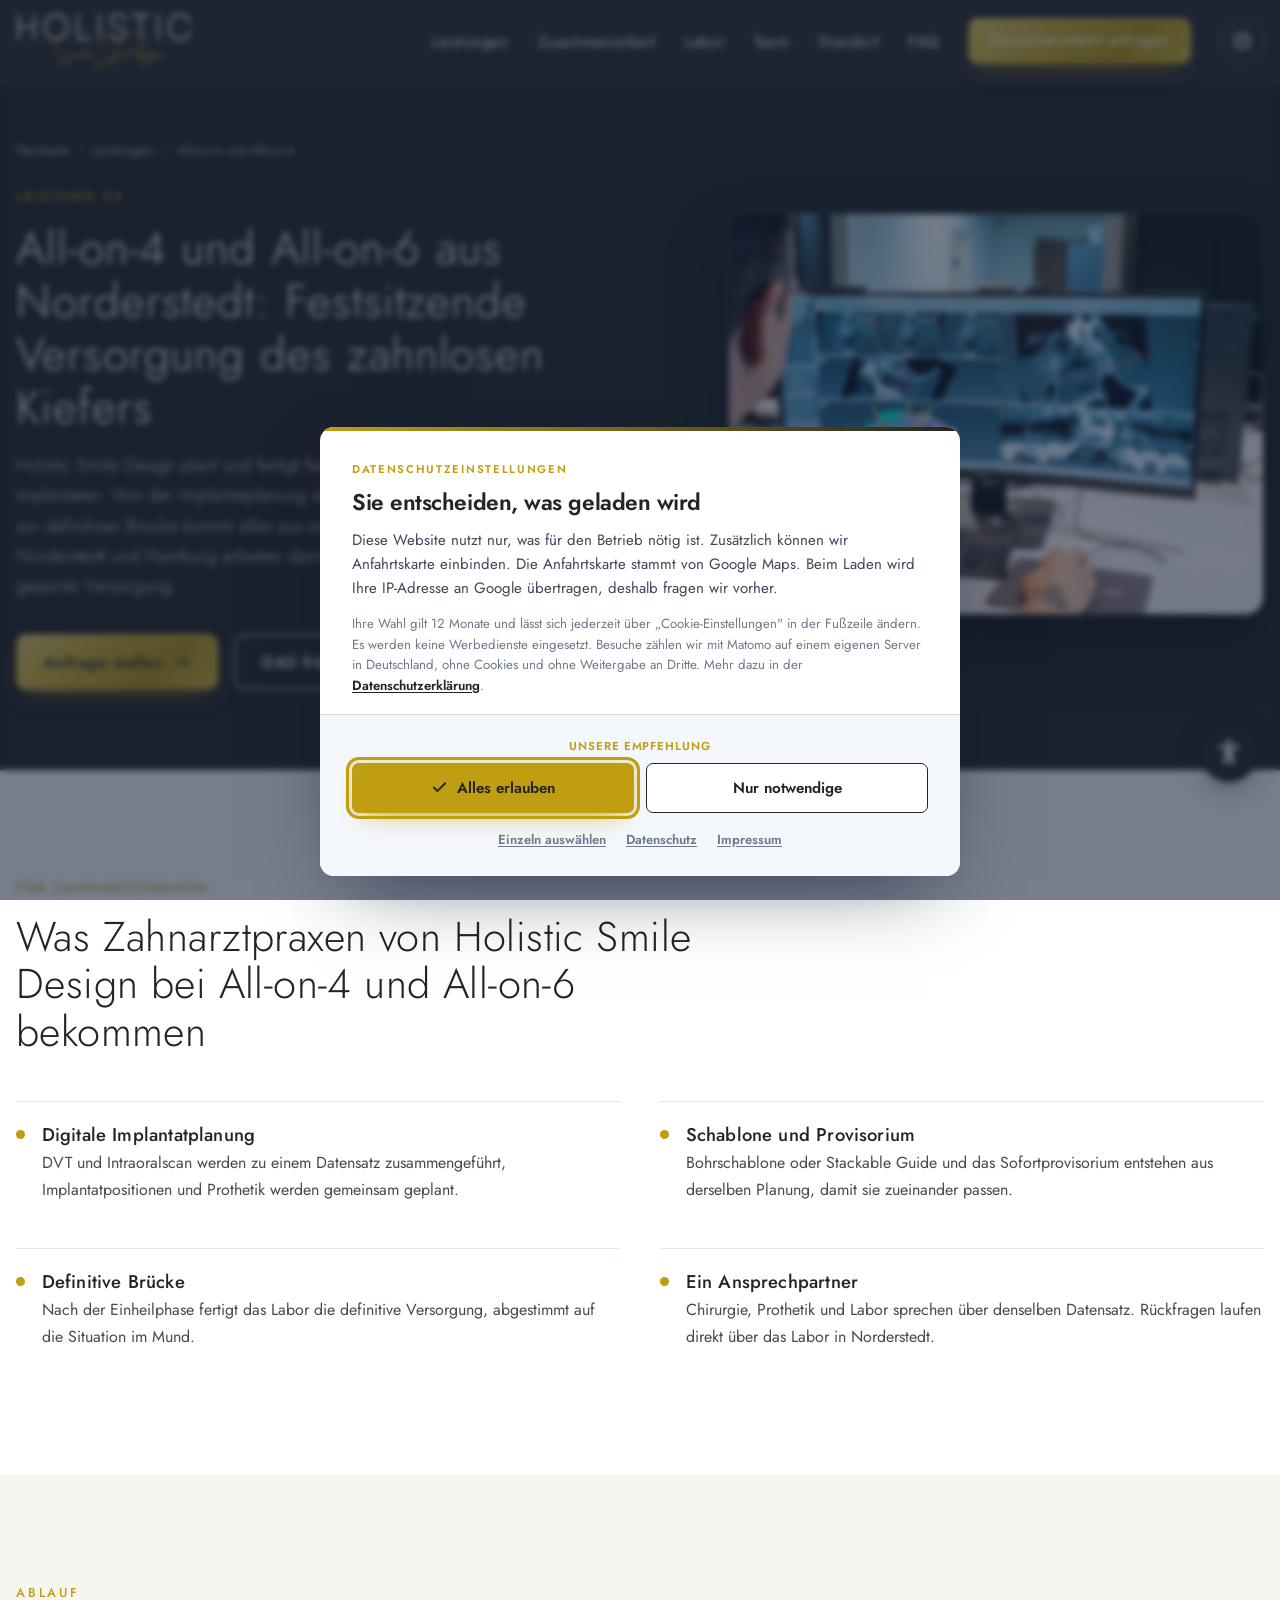
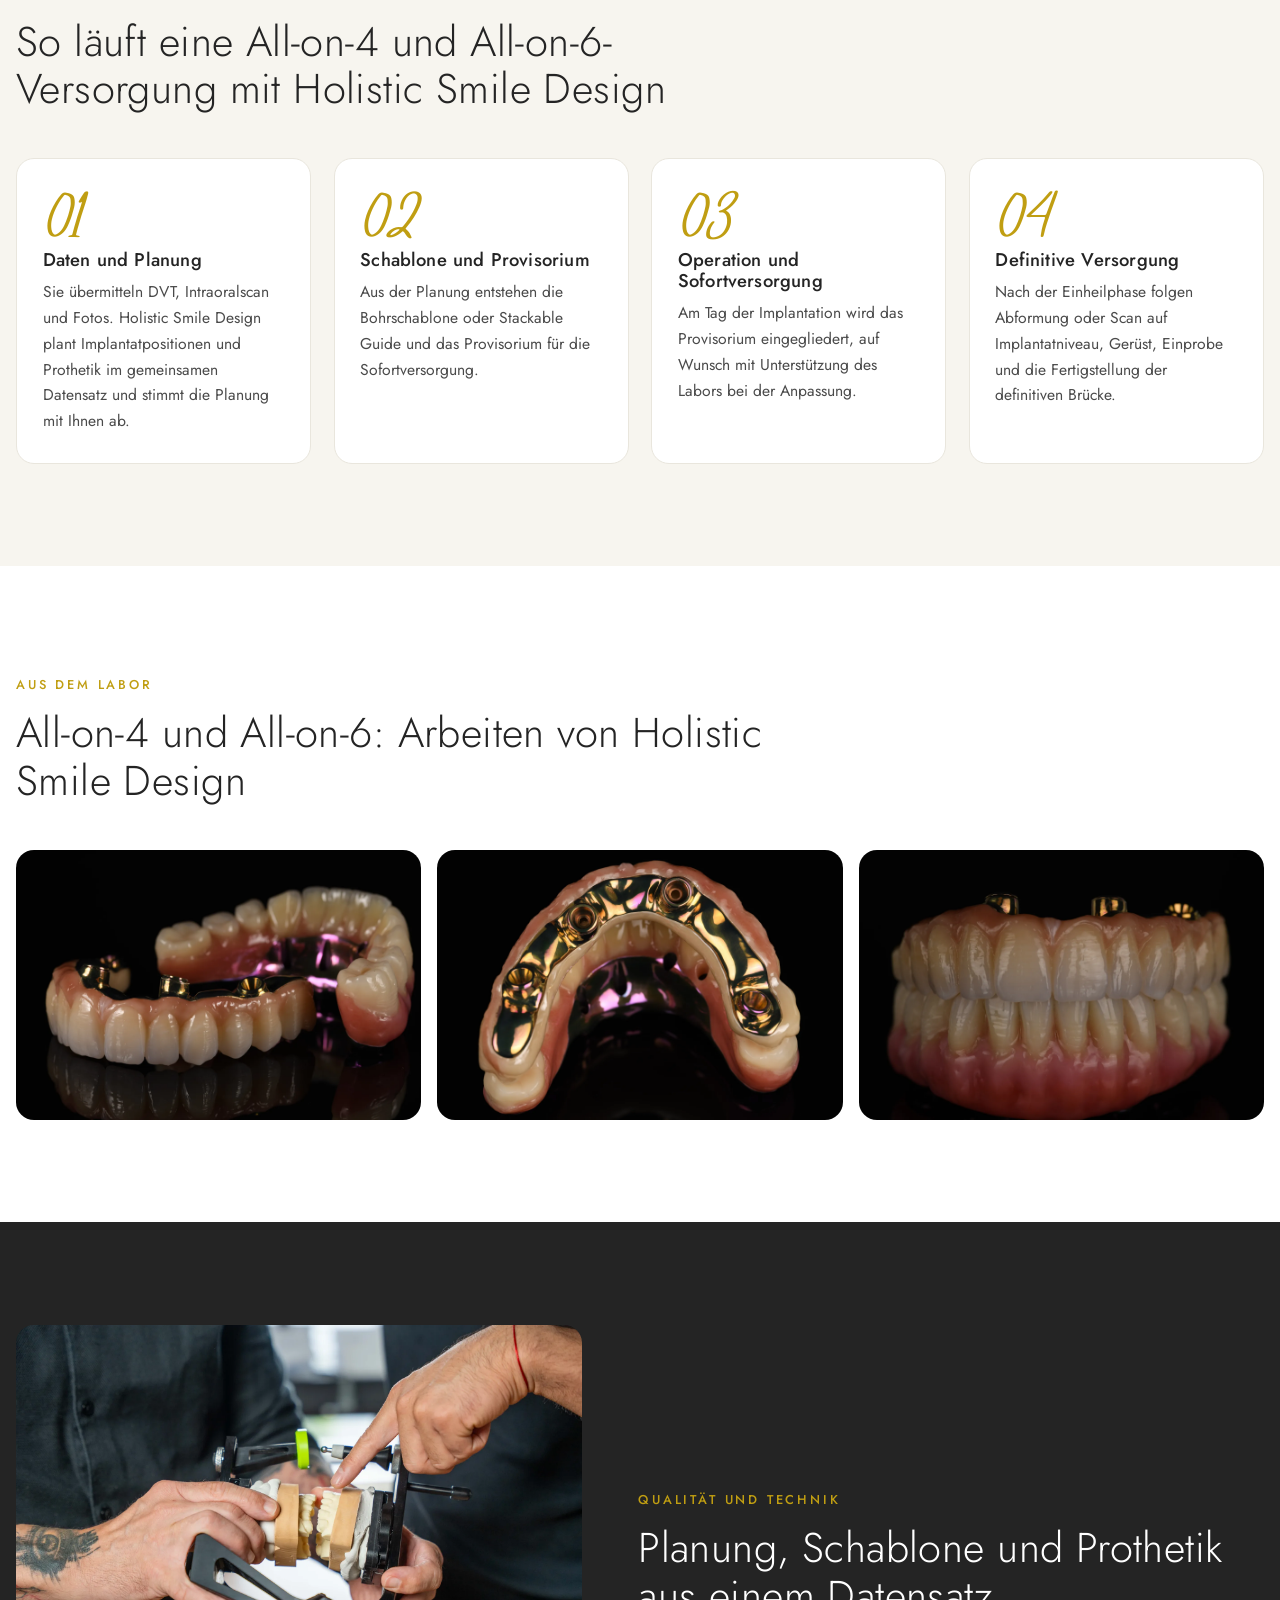
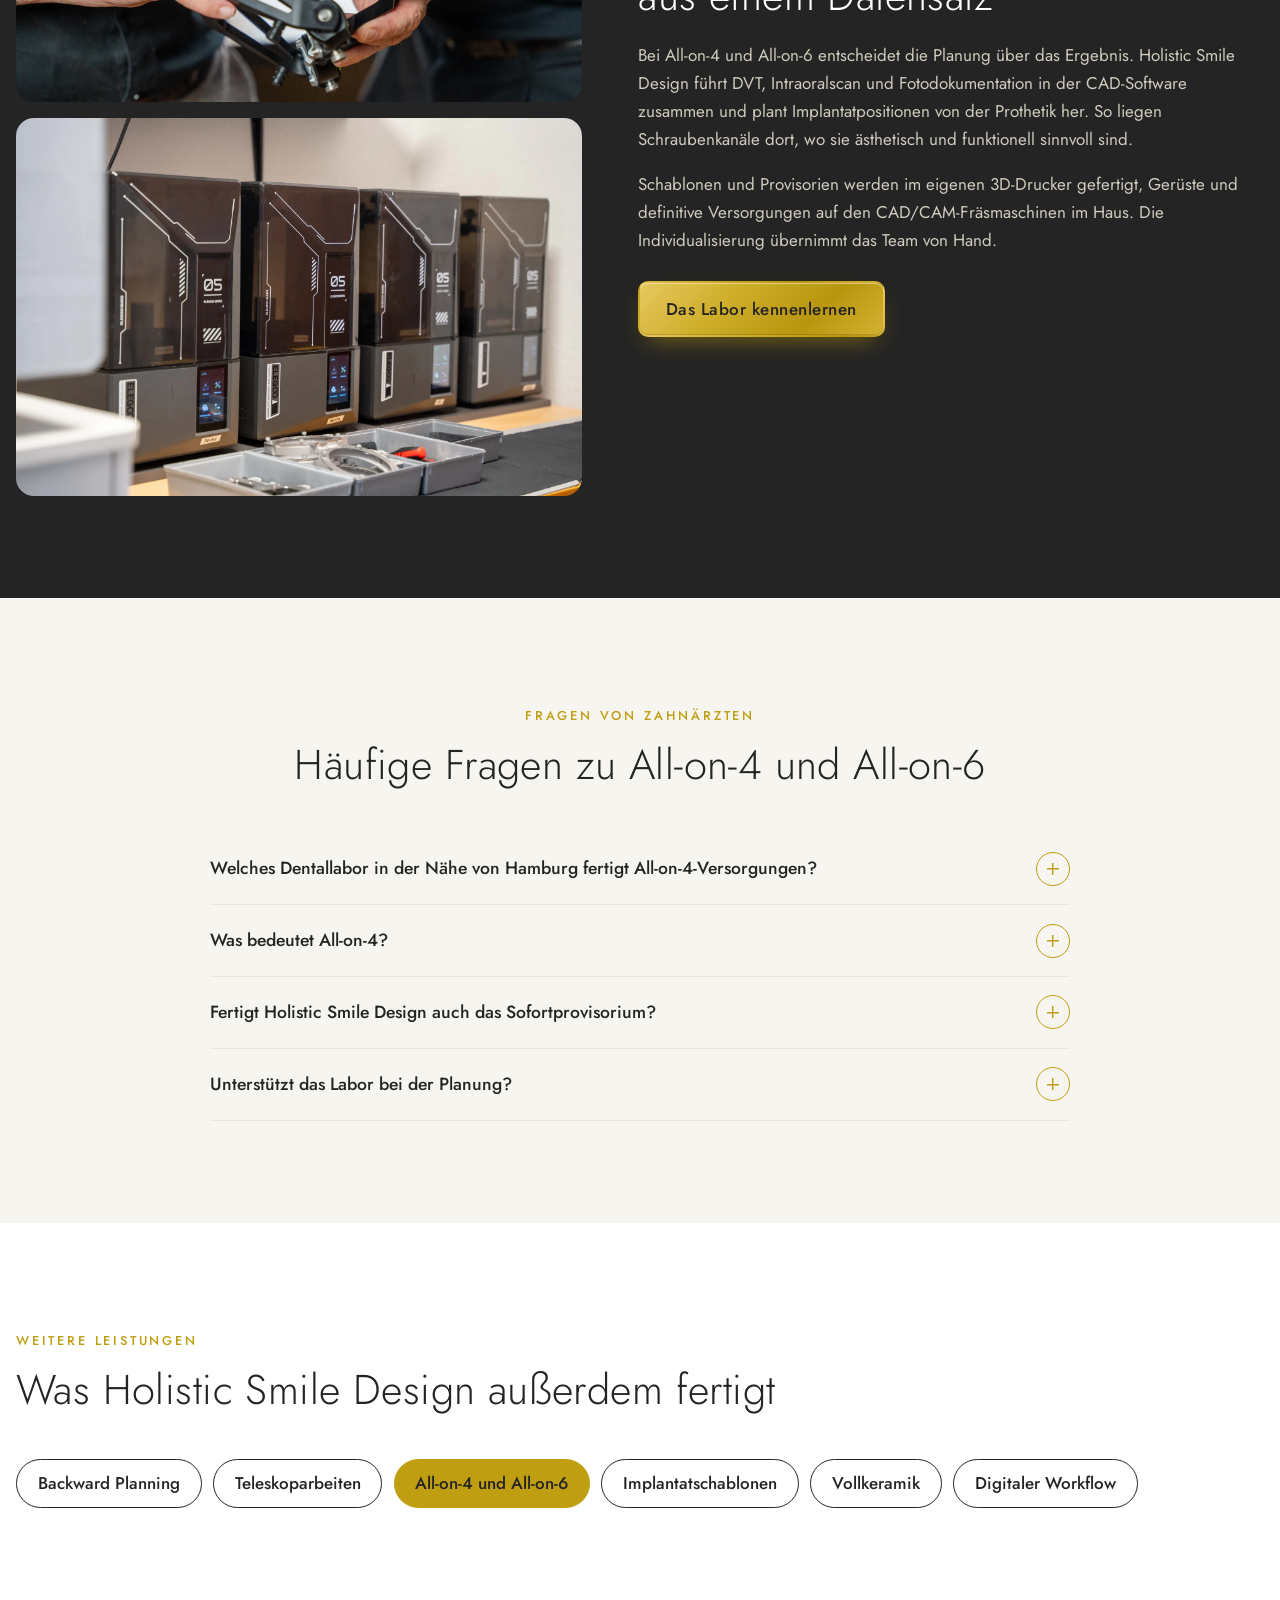
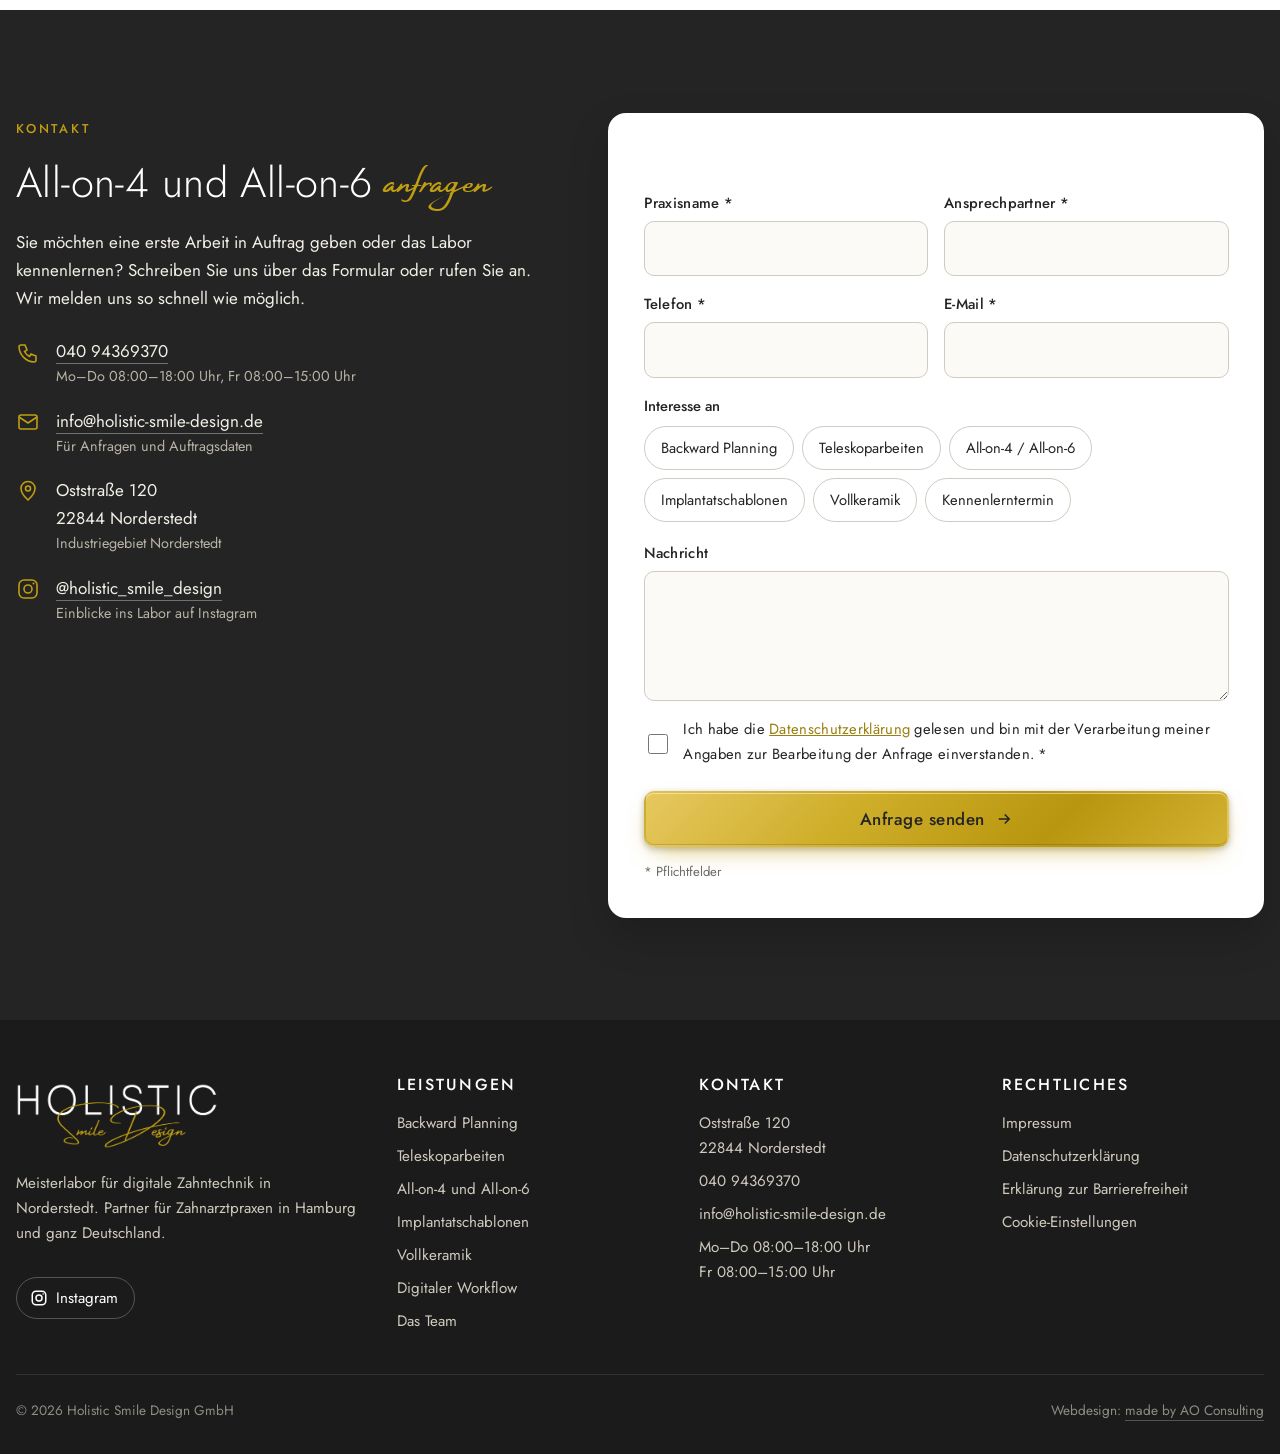
<file: website/all-on-4-all-on-6-norderstedt.html>
<!DOCTYPE html>
<html lang="de">
<head>
<meta charset="utf-8">
<meta name="viewport" content="width=device-width, initial-scale=1">
<title>All-on-4 und All-on-6 Norderstedt | Implantatprothetik für Zahnärzte</title>
<meta name="description" content="Implantatprothetik nach dem All-on-4- und All-on-6-Konzept vom Dentallabor in Norderstedt: digitale Planung, Provisorium und definitive Versorgung für Zahnarztpraxen in Hamburg und ganz Deutschland.">
<link rel="canonical" href="https://holistic-smile-design.de/all-on-4-all-on-6-norderstedt.html">
<meta name="robots" content="index,follow">
<meta property="og:type" content="website">
<meta property="og:locale" content="de_DE">
<meta property="og:site_name" content="Holistic Smile Design">
<meta property="og:title" content="All-on-4 und All-on-6 Norderstedt | Implantatprothetik für Zahnärzte">
<meta property="og:description" content="Implantatprothetik nach dem All-on-4- und All-on-6-Konzept vom Dentallabor in Norderstedt: digitale Planung, Provisorium und definitive Versorgung für Zahnarztpraxen in Hamburg und ganz Deutschland.">
<meta property="og:url" content="https://holistic-smile-design.de/all-on-4-all-on-6-norderstedt.html">
<meta name="theme-color" content="#242424">
<link rel="icon" href="img/favicon.svg?v=2" type="image/svg+xml">
<link rel="icon" href="img/favicon-32.png?v=2" sizes="32x32" type="image/png">
<link rel="apple-touch-icon" href="img/apple-touch-icon.png?v=2">
<link rel="preload" href="fonts/jost-latin-400-normal.woff2" as="font" type="font/woff2" crossorigin>
<link rel="preload" href="fonts/jost-latin-300-normal.woff2" as="font" type="font/woff2" crossorigin>
<link rel="stylesheet" href="assets/einwilligung.css?v=1">
<link rel="stylesheet" href="assets/barrierefreiheit.css?v=20261006">
<link rel="stylesheet" href="assets/stil.css?v=4">
<script>
window.AO_EINWILLIGUNG = {
  datenschutz: 'datenschutz.html',
  impressum: 'impressum.html',
  hinweis: 'Die Anfahrtskarte stammt von Google Maps. Beim Laden wird Ihre IP-Adresse an Google übertragen, deshalb fragen wir vorher.',
  kategorien: [
    {
      id: 'notwendig',
      name: 'Notwendig',
      kurz: 'Hält die Website funktionsfähig und speichert Ihre Entscheidung aus diesem Fenster. Ohne diese Funktionen lässt sich die Seite nicht sinnvoll anzeigen.',
      pflicht: true,
      dienste: [{
        name: 'Einwilligungsspeicher',
        anbieter: 'Holistic Smile Design GmbH, Oststraße 120, 22844 Norderstedt',
        zweck: 'Speichert, welchen Diensten Sie zugestimmt haben, damit Sie nicht bei jedem Aufruf erneut gefragt werden.',
        art: 'Lokaler Speicher im Browser, kein Cookie',
        dauer: '12 Monate'
      }]
    },
    {
      id: 'medien',
      name: 'Anfahrtskarte',
      kurz: 'Lädt die Anfahrtskarte von Google Maps. Erst dann wird Ihre IP-Adresse an Google übertragen.',
      dienste: [{
        name: 'Google Maps',
        anbieter: 'Google Ireland Limited, Gordon House, Barrow Street, Dublin 4, Irland',
        zweck: 'Zeigt den Standort des Labors in Norderstedt auf einer interaktiven Karte.',
        art: 'Einbettung per iframe, Übertragung der IP-Adresse, Cookies von Google möglich',
        dauer: 'Bis zu 6 Monate (Cookies von Google)'
      }]
    }
  ]
};
</script>
<script type="application/ld+json">
{
 "@context": "https://schema.org",
 "@graph": [
  {
   "@type": "Service",
   "@id": "https://holistic-smile-design.de/all-on-4-all-on-6-norderstedt.html#service",
   "name": "All-on-4 und All-on-6",
   "serviceType": "All-on-4 und All-on-6",
   "description": "Implantatprothetik nach dem All-on-4- und All-on-6-Konzept vom Dentallabor in Norderstedt: digitale Planung, Provisorium und definitive Versorgung für Zahnarztpraxen in Hamburg und ganz Deutschland.",
   "provider": {
    "@id": "https://holistic-smile-design.de/#labor"
   },
   "areaServed": [
    {
     "@type": "Country",
     "name": "Deutschland"
    },
    {
     "@type": "City",
     "name": "Norderstedt"
    },
    {
     "@type": "City",
     "name": "Hamburg"
    }
   ],
   "url": "https://holistic-smile-design.de/all-on-4-all-on-6-norderstedt.html"
  },
  {
   "@type": "BreadcrumbList",
   "itemListElement": [
    {
     "@type": "ListItem",
     "position": 1,
     "name": "Startseite",
     "item": "https://holistic-smile-design.de/"
    },
    {
     "@type": "ListItem",
     "position": 2,
     "name": "Leistungen",
     "item": "https://holistic-smile-design.de/#leistungen"
    },
    {
     "@type": "ListItem",
     "position": 3,
     "name": "All-on-4 und All-on-6",
     "item": "https://holistic-smile-design.de/all-on-4-all-on-6-norderstedt.html"
    }
   ]
  },
  {
   "@type": "FAQPage",
   "mainEntity": [
    {
     "@type": "Question",
     "name": "Welches Dentallabor in der Nähe von Hamburg fertigt All-on-4-Versorgungen?",
     "acceptedAnswer": {
      "@type": "Answer",
      "text": "Holistic Smile Design in Norderstedt, Oststraße 120, plant und fertigt All-on-4- und All-on-6-Versorgungen für Zahnarztpraxen in Hamburg, Norderstedt und ganz Deutschland. Das Labor ist montags bis donnerstags von 8 bis 18 Uhr und freitags von 8 bis 15 Uhr unter 040 94369370 erreichbar."
     }
    },
    {
     "@type": "Question",
     "name": "Was bedeutet All-on-4?",
     "acceptedAnswer": {
      "@type": "Answer",
      "text": "All-on-4 ist ein Behandlungskonzept, bei dem ein zahnloser Kiefer mit einer festsitzenden Brücke auf vier Implantaten versorgt wird. Die hinteren Implantate werden dabei angewinkelt gesetzt, um Knochen zu nutzen und Knochenaufbau zu vermeiden. All-on-6 arbeitet nach demselben Prinzip mit sechs Implantaten."
     }
    },
    {
     "@type": "Question",
     "name": "Fertigt Holistic Smile Design auch das Sofortprovisorium?",
     "acceptedAnswer": {
      "@type": "Answer",
      "text": "Ja. Das Provisorium entsteht bei Holistic Smile Design aus derselben digitalen Planung wie die Schablone und kann am Tag der Implantation eingegliedert werden."
     }
    },
    {
     "@type": "Question",
     "name": "Unterstützt das Labor bei der Planung?",
     "acceptedAnswer": {
      "@type": "Answer",
      "text": "Holistic Smile Design plant Implantatpositionen gemeinsam mit der Praxis von der Prothetik her und stimmt die Planung vor der Fertigung ab. Inhaber Frank Köpp ist Zahntechnikermeister und Master of Science (M.Sc.) in Digitaler Dentaltechnologie."
     }
    }
   ]
  }
 ]
}
</script>
</head>
<body>
<a class="sprung" href="#inhalt">Zum Inhalt springen</a>
<a class="sprung" href="#kontakt">Zum Kontakt springen</a>
<header class="kopf">
  <div class="kopf-innen">
    <a class="logo" href="index.html#start" aria-label="Holistic Smile Design, zur Startseite">
      <picture><source srcset="img/logo-holistic-smile-design-dentallabor-norderstedt.webp" type="image/webp"><img src="img/logo-holistic-smile-design-dentallabor-norderstedt.png" alt="Holistic Smile Design Logo" width="1000" height="327" decoding="async"></picture>
    </a>
    <button class="burger" type="button" aria-expanded="false" aria-controls="hauptnav" aria-label="Menü öffnen">
      <span></span><span></span><span></span>
    </button>
    <nav class="nav" id="hauptnav" aria-label="Hauptnavigation">
      <ul>
        <li><a href="index.html#leistungen">Leistungen</a></li>
        <li><a href="index.html#ablauf">Zusammenarbeit</a></li>
        <li><a href="index.html#labor">Labor</a></li>
        <li><a href="team.html">Team</a></li>
        <li><a href="index.html#einzugsgebiet">Standort</a></li>
        <li><a href="index.html#faq">FAQ</a></li>
        <li><a class="btn btn-gold" href="index.html#kontakt">Zusammenarbeit anfragen</a></li>
        <li><a class="insta" href="https://www.instagram.com/holistic_smile_design/" rel="noopener" target="_blank" aria-label="Holistic Smile Design auf Instagram (öffnet in neuem Fenster)"><svg viewBox="0 0 24 24" fill="none" stroke="currentColor" stroke-width="2" aria-hidden="true"><rect x="3" y="3" width="18" height="18" rx="5"/><circle cx="12" cy="12" r="4"/><circle cx="17.5" cy="6.5" r="1" fill="currentColor" stroke="none"/></svg><span class="insta-text">Instagram</span></a></li>
      </ul>
    </nav>
  </div>
</header>
<main id="inhalt">

<section class="uhero" aria-labelledby="h1">
  <div class="container uhero-innen">
    <div>
      <nav class="brot" aria-label="Brotkrumen"><ol><li><a href="index.html">Startseite</a></li><li><a href="index.html#leistungen">Leistungen</a></li><li aria-current="page">All-on-4 und All-on-6</li></ol></nav>
      <span class="kicker">Leistung 03</span>
      <h1 id="h1">All-on-4 und All-on-6 aus Norderstedt: Festsitzende Versorgung des zahnlosen Kiefers</h1>
      <p class="lead">Holistic Smile Design plant und fertigt festsitzende Versorgungen auf vier oder sechs Implantaten. Von der Implantatplanung über die Schablone und das Provisorium bis zur definitiven Brücke kommt alles aus einem digitalen Datensatz. Zahnarztpraxen in Norderstedt und Hamburg arbeiten damit mit einem Ansprechpartner für die gesamte Versorgung.</p>
      <div class="hero-cta">
        <a class="btn btn-gold" href="#kontakt">Anfrage stellen
          <svg viewBox="0 0 24 24" fill="none" stroke="currentColor" stroke-width="2" aria-hidden="true"><path d="M5 12h14M13 6l6 6-6 6"/></svg></a>
        <a class="btn btn-hell" href="tel:+494094369370">040 94369370</a>
      </div>
    </div>
    <div class="uhero-bild"><picture>
  <source srcset="img/cad-planung-implantatprothetik-bildschirm-norderstedt.webp" type="image/webp">
  <img src="img/cad-planung-implantatprothetik-bildschirm-norderstedt.jpg" alt="Planung einer All-on-4-Versorgung am Bildschirm im Dentallabor Norderstedt" width="1800" height="1200" fetchpriority="high" decoding="async">
</picture></div>
  </div>
</section>

<section class="sektion" aria-labelledby="h-fuer">
  <div class="container">
    <div class="kopfzeile">
      <span class="kicker">Für Zahnarztpraxen</span>
      <h2 id="h-fuer">Was Zahnarztpraxen von Holistic Smile Design bei All-on-4 und All-on-6 bekommen</h2>
    </div>
    <ul class="punkte"><li><h3>Digitale Implantatplanung</h3><p>DVT und Intraoralscan werden zu einem Datensatz zusammengeführt, Implantatpositionen und Prothetik werden gemeinsam geplant.</p></li><li><h3>Schablone und Provisorium</h3><p>Bohrschablone oder Stackable Guide und das Sofortprovisorium entstehen aus derselben Planung, damit sie zueinander passen.</p></li><li><h3>Definitive Brücke</h3><p>Nach der Einheilphase fertigt das Labor die definitive Versorgung, abgestimmt auf die Situation im Mund.</p></li><li><h3>Ein Ansprechpartner</h3><p>Chirurgie, Prothetik und Labor sprechen über denselben Datensatz. Rückfragen laufen direkt über das Labor in Norderstedt.</p></li></ul>
  </div>
</section>

<section class="sektion creme" aria-labelledby="h-ablauf">
  <div class="container">
    <div class="kopfzeile">
      <span class="kicker">Ablauf</span>
      <h2 id="h-ablauf">So läuft eine All-on-4 und All-on-6-Versorgung mit Holistic Smile Design</h2>
    </div>
    <ol class="schritte" style="list-style:none;padding:0;margin:0"><li class="schritt"><h3>Daten und Planung</h3><p>Sie übermitteln DVT, Intraoralscan und Fotos. Holistic Smile Design plant Implantatpositionen und Prothetik im gemeinsamen Datensatz und stimmt die Planung mit Ihnen ab.</p></li><li class="schritt"><h3>Schablone und Provisorium</h3><p>Aus der Planung entstehen die Bohrschablone oder Stackable Guide und das Provisorium für die Sofortversorgung.</p></li><li class="schritt"><h3>Operation und Sofortversorgung</h3><p>Am Tag der Implantation wird das Provisorium eingegliedert, auf Wunsch mit Unterstützung des Labors bei der Anpassung.</p></li><li class="schritt"><h3>Definitive Versorgung</h3><p>Nach der Einheilphase folgen Abformung oder Scan auf Implantatniveau, Gerüst, Einprobe und die Fertigstellung der definitiven Brücke.</p></li></ol>
  </div>
</section>

<section class="sektion" aria-labelledby="h-arbeiten">
  <div class="container">
    <div class="kopfzeile">
      <span class="kicker">Aus dem Labor</span>
      <h2 id="h-arbeiten">All-on-4 und All-on-6: Arbeiten von Holistic Smile Design</h2>
    </div>
    <ul class="galerie"><li><picture>
  <source srcset="img/all-on-x-implantatbruecke-dentallabor-norderstedt-1.webp" type="image/webp">
  <img src="img/all-on-x-implantatbruecke-dentallabor-norderstedt-1.jpg" alt="Implantatgetragene Brücke nach dem All-on-X-Konzept aus dem Dentallabor Holistic Smile Design" width="1800" height="1200" loading="lazy" decoding="async">
</picture></li><li><picture>
  <source srcset="img/all-on-x-implantatbruecke-dentallabor-norderstedt-2.webp" type="image/webp">
  <img src="img/all-on-x-implantatbruecke-dentallabor-norderstedt-2.jpg" alt="All-on-X-Brücke von unten mit Gerüst und Schraubkanälen" width="1800" height="1200" loading="lazy" decoding="async">
</picture></li><li><picture>
  <source srcset="img/all-on-x-implantatbruecke-dentallabor-norderstedt-3.webp" type="image/webp">
  <img src="img/all-on-x-implantatbruecke-dentallabor-norderstedt-3.jpg" alt="Ober- und Unterkiefer mit All-on-X-Versorgung aus dem Labor in Norderstedt" width="1800" height="1200" loading="lazy" decoding="async">
</picture></li></ul>
  </div>
</section>

<section class="sektion dunkel" aria-labelledby="h-technik">
  <div class="container utechnik">
    <div class="utechnik-bilder">
      <picture>
  <source srcset="img/implantatversorgung-artikulator-kontrolle-norderstedt.webp" type="image/webp">
  <img src="img/implantatversorgung-artikulator-kontrolle-norderstedt.jpg" alt="Kontrolle einer Implantatversorgung im Artikulator" width="1800" height="1200" loading="lazy" decoding="async">
</picture>
      <picture>
  <source srcset="img/3d-drucker-implantatschablonen-dentallabor-norderstedt.webp" type="image/webp">
  <img src="img/3d-drucker-implantatschablonen-dentallabor-norderstedt.jpg" alt="3D-Drucker für Schablonen und Provisorien im Dentallabor Norderstedt" width="1800" height="1200" loading="lazy" decoding="async">
</picture>
    </div>
    <div>
      <span class="kicker">Qualität und Technik</span>
      <h2 id="h-technik">Planung, Schablone und Prothetik aus einem Datensatz</h2>
      <p>Bei All-on-4 und All-on-6 entscheidet die Planung über das Ergebnis. Holistic Smile Design führt DVT, Intraoralscan und Fotodokumentation in der CAD-Software zusammen und plant Implantatpositionen von der Prothetik her. So liegen Schraubenkanäle dort, wo sie ästhetisch und funktionell sinnvoll sind.</p>
      <p>Schablonen und Provisorien werden im eigenen 3D-Drucker gefertigt, Gerüste und definitive Versorgungen auf den CAD/CAM-Fräsmaschinen im Haus. Die Individualisierung übernimmt das Team von Hand.</p>
      <a class="btn btn-gold" href="index.html#labor" style="margin-top:.6rem">Das Labor kennenlernen</a>
    </div>
  </div>
</section>

<section class="sektion creme" id="faq" aria-labelledby="h-faq">
  <div class="container">
    <div class="kopfzeile" style="margin-inline:auto;text-align:center">
      <span class="kicker">Fragen von Zahnärzten</span>
      <h2 id="h-faq">Häufige Fragen zu All-on-4 und All-on-6</h2>
    </div>
    <div class="faq"><details><summary><h3 class="faq__q">Welches Dentallabor in der Nähe von Hamburg fertigt All-on-4-Versorgungen?</h3></summary><p>Holistic Smile Design in Norderstedt, Oststraße 120, plant und fertigt All-on-4- und All-on-6-Versorgungen für Zahnarztpraxen in Hamburg, Norderstedt und ganz Deutschland. Das Labor ist montags bis donnerstags von 8 bis 18 Uhr und freitags von 8 bis 15 Uhr unter 040 94369370 erreichbar.</p></details><details><summary><h3 class="faq__q">Was bedeutet All-on-4?</h3></summary><p>All-on-4 ist ein Behandlungskonzept, bei dem ein zahnloser Kiefer mit einer festsitzenden Brücke auf vier Implantaten versorgt wird. Die hinteren Implantate werden dabei angewinkelt gesetzt, um Knochen zu nutzen und Knochenaufbau zu vermeiden. All-on-6 arbeitet nach demselben Prinzip mit sechs Implantaten.</p></details><details><summary><h3 class="faq__q">Fertigt Holistic Smile Design auch das Sofortprovisorium?</h3></summary><p>Ja. Das Provisorium entsteht bei Holistic Smile Design aus derselben digitalen Planung wie die Schablone und kann am Tag der Implantation eingegliedert werden.</p></details><details><summary><h3 class="faq__q">Unterstützt das Labor bei der Planung?</h3></summary><p>Holistic Smile Design plant Implantatpositionen gemeinsam mit der Praxis von der Prothetik her und stimmt die Planung vor der Fertigung ab. Inhaber Frank Köpp ist Zahntechnikermeister und Master of Science (M.Sc.) in Digitaler Dentaltechnologie.</p></details></div>
  </div>
</section>

<section class="sektion" aria-labelledby="h-weitere">
  <div class="container">
    <div class="kopfzeile">
      <span class="kicker">Weitere Leistungen</span>
      <h2 id="h-weitere">Was Holistic Smile Design außerdem fertigt</h2>
    </div>
    <nav class="lnav" aria-label="Weitere Leistungen"><ul><li><a href="backward-planning-norderstedt.html">Backward Planning</a></li><li><a href="teleskoparbeiten-norderstedt.html">Teleskoparbeiten</a></li><li><a href="all-on-4-all-on-6-norderstedt.html" aria-current="page">All-on-4 und All-on-6</a></li><li><a href="implantatschablonen-stackable-guides-norderstedt.html">Implantatschablonen</a></li><li><a href="vollkeramik-norderstedt.html">Vollkeramik</a></li><li><a href="digitaler-workflow-dentallabor-norderstedt.html">Digitaler Workflow</a></li></ul></nav>
  </div>
</section>

<section class="sektion dunkel" id="kontakt" aria-labelledby="h-kontakt">
  <div class="container kontakt">
    <div class="kontakt-info">
      <span class="kicker">Kontakt</span>
      <h2 id="h-kontakt">All-on-4 und All-on-6 <span class="script">anfragen</span></h2>
      <p>Sie möchten eine erste Arbeit in Auftrag geben oder das Labor kennenlernen? Schreiben Sie uns über das Formular oder rufen Sie an. Wir melden uns so schnell wie möglich.</p>
      <ul>
        <li><svg viewBox="0 0 24 24" fill="none" stroke="currentColor" stroke-width="1.6" aria-hidden="true"><path d="M5 4h4l2 5-2.5 1.5a11 11 0 0 0 5 5L15 13l5 2v4a2 2 0 0 1-2 2A16 16 0 0 1 3 6a2 2 0 0 1 2-2z"/></svg><div><a href="tel:+494094369370">040 94369370</a><small>Mo–Do 08:00–18:00 Uhr, Fr 08:00–15:00 Uhr</small></div></li>
        <li><svg viewBox="0 0 24 24" fill="none" stroke="currentColor" stroke-width="1.6" aria-hidden="true"><rect x="3" y="5" width="18" height="14" rx="2"/><path d="M3 7l9 6 9-6"/></svg><div><a href="mailto:info@holistic-smile-design.de">info@holistic-smile-design.de</a><small>Für Anfragen und Auftragsdaten</small></div></li>
        <li><svg viewBox="0 0 24 24" fill="none" stroke="currentColor" stroke-width="1.6" aria-hidden="true"><path d="M12 21s7-6.2 7-11.5A7 7 0 0 0 5 9.5C5 14.8 12 21 12 21z"/><circle cx="12" cy="9.5" r="2.5"/></svg><div>Oststraße 120<br>22844 Norderstedt<small>Industriegebiet Norderstedt</small></div></li>
        <li><svg viewBox="0 0 24 24" fill="none" stroke="currentColor" stroke-width="1.6" aria-hidden="true"><rect x="3" y="3" width="18" height="18" rx="5"/><circle cx="12" cy="12" r="4"/><circle cx="17.5" cy="6.5" r="1" fill="currentColor" stroke="none"/></svg><div><a href="https://www.instagram.com/holistic_smile_design/" rel="noopener" target="_blank">@holistic_smile_design</a><small>Einblicke ins Labor auf Instagram</small></div></li>
      </ul>
    </div>
    <form class="formular" id="formular" action="anfrage-senden.php" method="post" novalidate data-gesendet="false" aria-labelledby="h-formular">
      <div class="formular-felder">
        <h3 id="h-formular" style="margin-bottom:1.2rem">Anfrage für Zahnarztpraxen</h3>
        <div class="reihe">
          <div class="feld"><label for="f-praxis">Praxisname *</label><input id="f-praxis" name="praxis" type="text" autocomplete="organization" required><span class="fehler">Bitte den Praxisnamen angeben.</span></div>
          <div class="feld"><label for="f-name">Ansprechpartner *</label><input id="f-name" name="name" type="text" autocomplete="name" required><span class="fehler">Bitte einen Namen angeben.</span></div>
        </div>
        <div class="reihe">
          <div class="feld"><label for="f-tel">Telefon *</label><input id="f-tel" name="telefon" type="tel" autocomplete="tel" required><span class="fehler">Bitte eine Telefonnummer angeben.</span></div>
          <div class="feld"><label for="f-mail">E-Mail *</label><input id="f-mail" name="email" type="email" autocomplete="email" required><span class="fehler">Bitte eine gültige E-Mail-Adresse angeben.</span></div>
        </div>
        <fieldset>
          <legend>Interesse an</legend>
          <div class="chips">
            <label><input type="checkbox" name="interesse[]" value="Backward Planning"><span>Backward Planning</span></label>
            <label><input type="checkbox" name="interesse[]" value="Teleskoparbeiten"><span>Teleskoparbeiten</span></label>
            <label><input type="checkbox" name="interesse[]" value="All-on-4 / All-on-6"><span>All-on-4 / All-on-6</span></label>
            <label><input type="checkbox" name="interesse[]" value="Implantatschablonen"><span>Implantatschablonen</span></label>
            <label><input type="checkbox" name="interesse[]" value="Vollkeramik"><span>Vollkeramik</span></label>
            <label><input type="checkbox" name="interesse[]" value="Kennenlerntermin"><span>Kennenlerntermin</span></label>
          </div>
        </fieldset>
        <div class="feld"><label for="f-nachricht">Nachricht</label><textarea id="f-nachricht" name="nachricht"></textarea></div>
        <div class="ds feld" style="display:block">
          <label style="display:flex;gap:.8rem;align-items:flex-start;font-weight:400"><input id="f-ds" type="checkbox" name="datenschutz" required><span>Ich habe die <a href="datenschutz.html">Datenschutzerklärung</a> gelesen und bin mit der Verarbeitung meiner Angaben zur Bearbeitung der Anfrage einverstanden. *</span></label>
          <span class="fehler">Bitte der Datenschutzerklärung zustimmen.</span>
        </div>
        <div class="hp" aria-hidden="true" style="position:absolute;left:-9999px;width:1px;height:1px;overflow:hidden"><label for="f-website">Dieses Feld bitte leer lassen</label><input id="f-website" type="text" name="website" tabindex="-1" autocomplete="off"></div>
        <input type="hidden" name="zeit" value="">
        <button class="btn btn-gold" type="submit" style="width:100%">Anfrage senden
          <svg viewBox="0 0 24 24" fill="none" stroke="currentColor" stroke-width="2" aria-hidden="true"><path d="M5 12h14M13 6l6 6-6 6"/></svg></button>
        <p style="font-size:.82rem;color:#6b6b6b;margin:.9rem 0 0">* Pflichtfelder</p>
      </div>
      <div class="danke" role="status" aria-live="polite">
        <svg viewBox="0 0 24 24" fill="none" stroke="currentColor" stroke-width="1.6" aria-hidden="true"><circle cx="12" cy="12" r="10"/><path d="M8 12l3 3 5-6"/></svg>
        <h3>Vielen Dank für Ihre Anfrage.</h3>
        <p class="ersatzweg" hidden><strong>Der Versand über die Webseite hat gerade nicht geklappt.</strong> Ihr E-Mail-Programm öffnet sich mit der fertigen Anfrage, bitte dort noch auf Senden klicken.</p>
        <p>Wir melden uns so schnell wie möglich bei Ihnen. Bei dringenden Fragen erreichen Sie uns unter <a href="tel:+494094369370" style="color:var(--gold-dunkel)">040 94369370</a>.</p>
      </div>
    </form>
  </div>
</section>
</main>
<footer>
  <div class="container">
    <div class="fuss">
      <div>
        <a class="logo" href="index.html#start" aria-label="Holistic Smile Design, nach oben">
          <picture><source srcset="img/logo-holistic-smile-design-dentallabor-norderstedt.webp" type="image/webp"><img src="img/logo-holistic-smile-design-dentallabor-norderstedt.png" alt="Holistic Smile Design Logo" width="1000" height="327" loading="lazy" decoding="async"></picture>
        </a>
        <p>Meisterlabor für digitale Zahntechnik in Norderstedt. Partner für Zahnarztpraxen in Hamburg und ganz Deutschland.</p>
        <a class="sozial" href="https://www.instagram.com/holistic_smile_design/" rel="noopener" target="_blank"><svg viewBox="0 0 24 24" fill="none" stroke="currentColor" stroke-width="2" aria-hidden="true"><rect x="3" y="3" width="18" height="18" rx="5"/><circle cx="12" cy="12" r="4"/><circle cx="17.5" cy="6.5" r="1" fill="currentColor" stroke="none"/></svg>Instagram</a>
      </div>
      <div>
        <h3>Leistungen</h3>
        <ul>
          <li><a href="backward-planning-norderstedt.html">Backward Planning</a></li>
          <li><a href="teleskoparbeiten-norderstedt.html">Teleskoparbeiten</a></li>
          <li><a href="all-on-4-all-on-6-norderstedt.html">All-on-4 und All-on-6</a></li>
          <li><a href="implantatschablonen-stackable-guides-norderstedt.html">Implantatschablonen</a></li>
          <li><a href="vollkeramik-norderstedt.html">Vollkeramik</a></li>
          <li><a href="digitaler-workflow-dentallabor-norderstedt.html">Digitaler Workflow</a></li>
          <li><a href="team.html">Das Team</a></li>
        </ul>
      </div>
      <div>
        <h3>Kontakt</h3>
        <ul>
          <li>Oststraße 120<br>22844 Norderstedt</li>
          <li><a href="tel:+494094369370">040 94369370</a></li>
          <li><a href="mailto:info@holistic-smile-design.de">info@holistic-smile-design.de</a></li>
          <li>Mo–Do 08:00–18:00 Uhr<br>Fr 08:00–15:00 Uhr</li>
        </ul>
      </div>
      <div>
        <h3>Rechtliches</h3>
        <ul>
          <li><a href="impressum.html">Impressum</a></li>
          <li><a href="datenschutz.html">Datenschutzerklärung</a></li>
          <li><a href="barrierefreiheit.html">Erklärung zur Barrierefreiheit</a></li>
          <li><button type="button" class="ein-ausloeser" data-einwilligung-oeffnen>Cookie-Einstellungen</button></li>
        </ul>
      </div>
    </div>
    <div class="fuss-unten">
      <span>© <span id="jahr">2026</span> Holistic Smile Design GmbH</span>
      <span>Webdesign: <a href="https://ao-consult.de" rel="noopener" target="_blank">made by AO Consulting</a></span>
    </div>
  </div>
</footer>
<script src="assets/einwilligung.js?v=2" defer></script>
<script src="assets/barrierefreiheit.js?v=1" defer></script>
<script src="assets/skript.js?v=2" defer></script>
<script src="assets/statistik.js?v=1" defer></script>
</body>
</html>
</file>
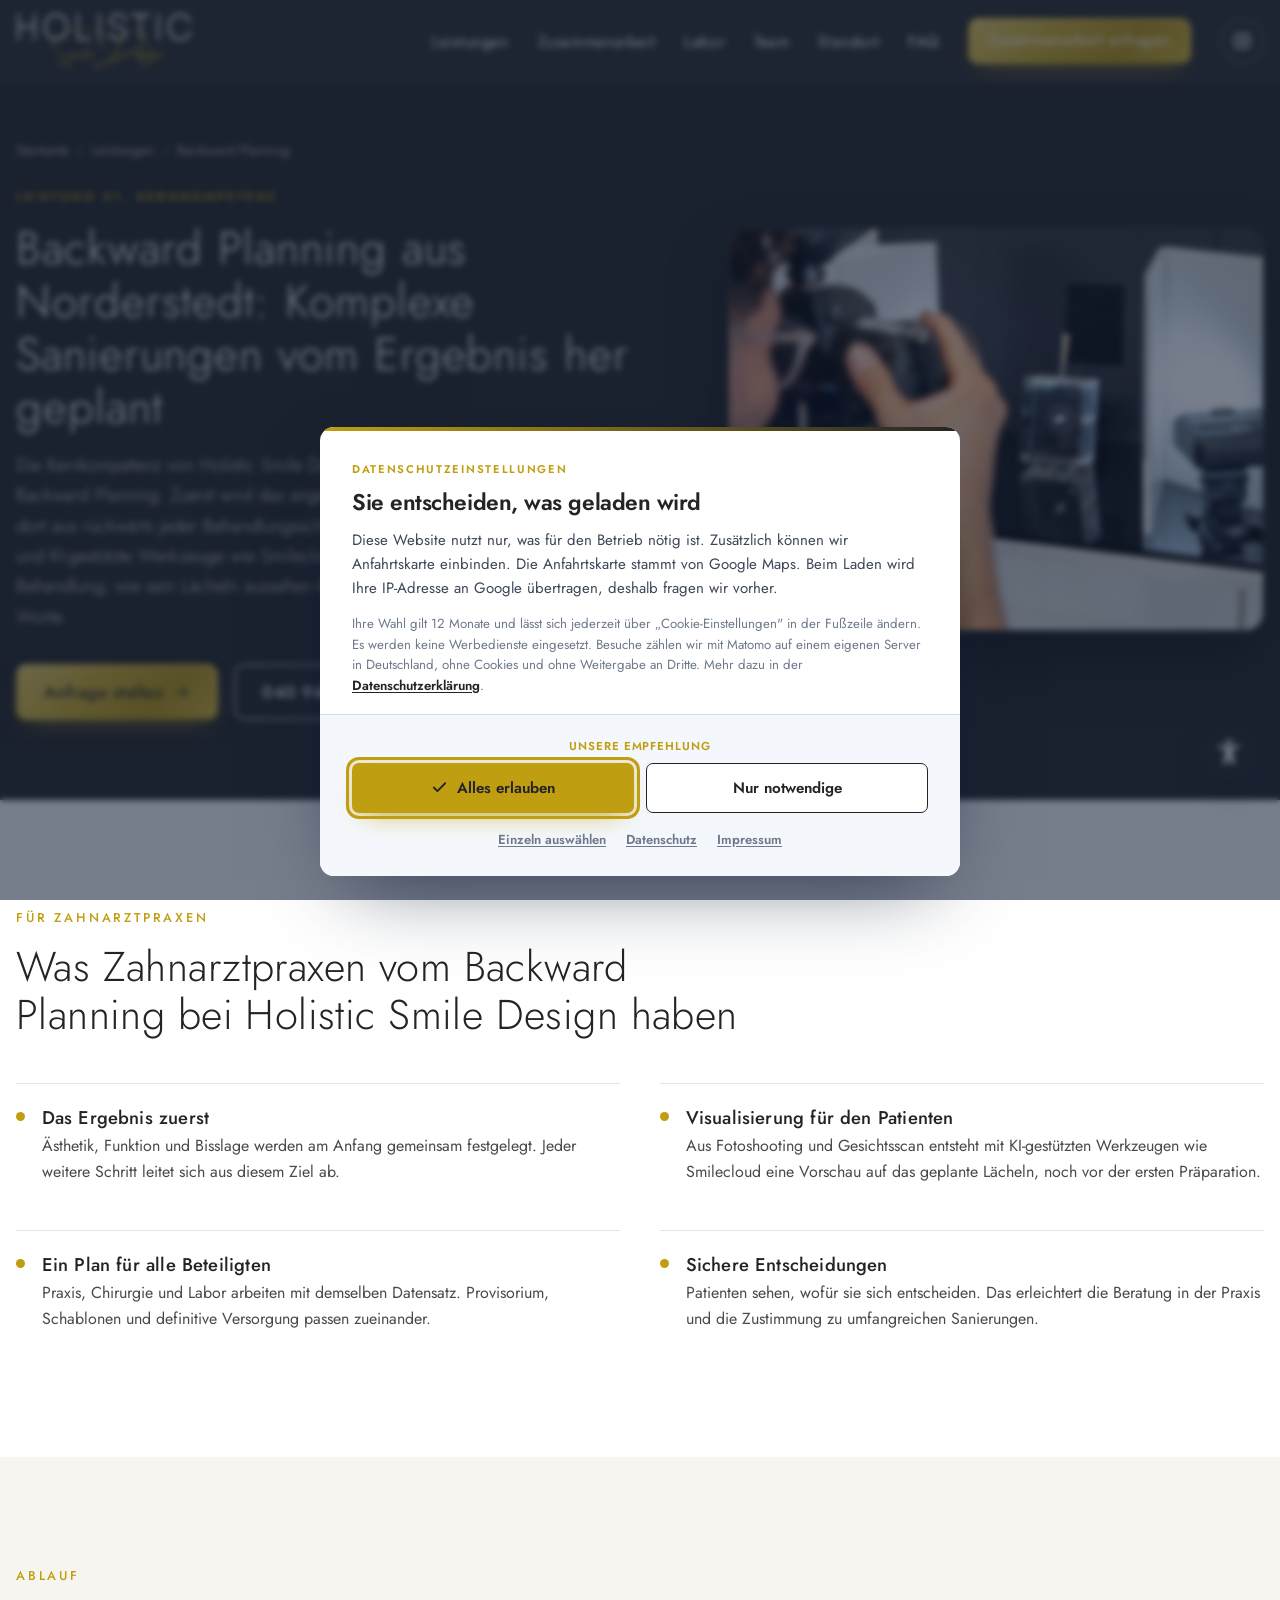
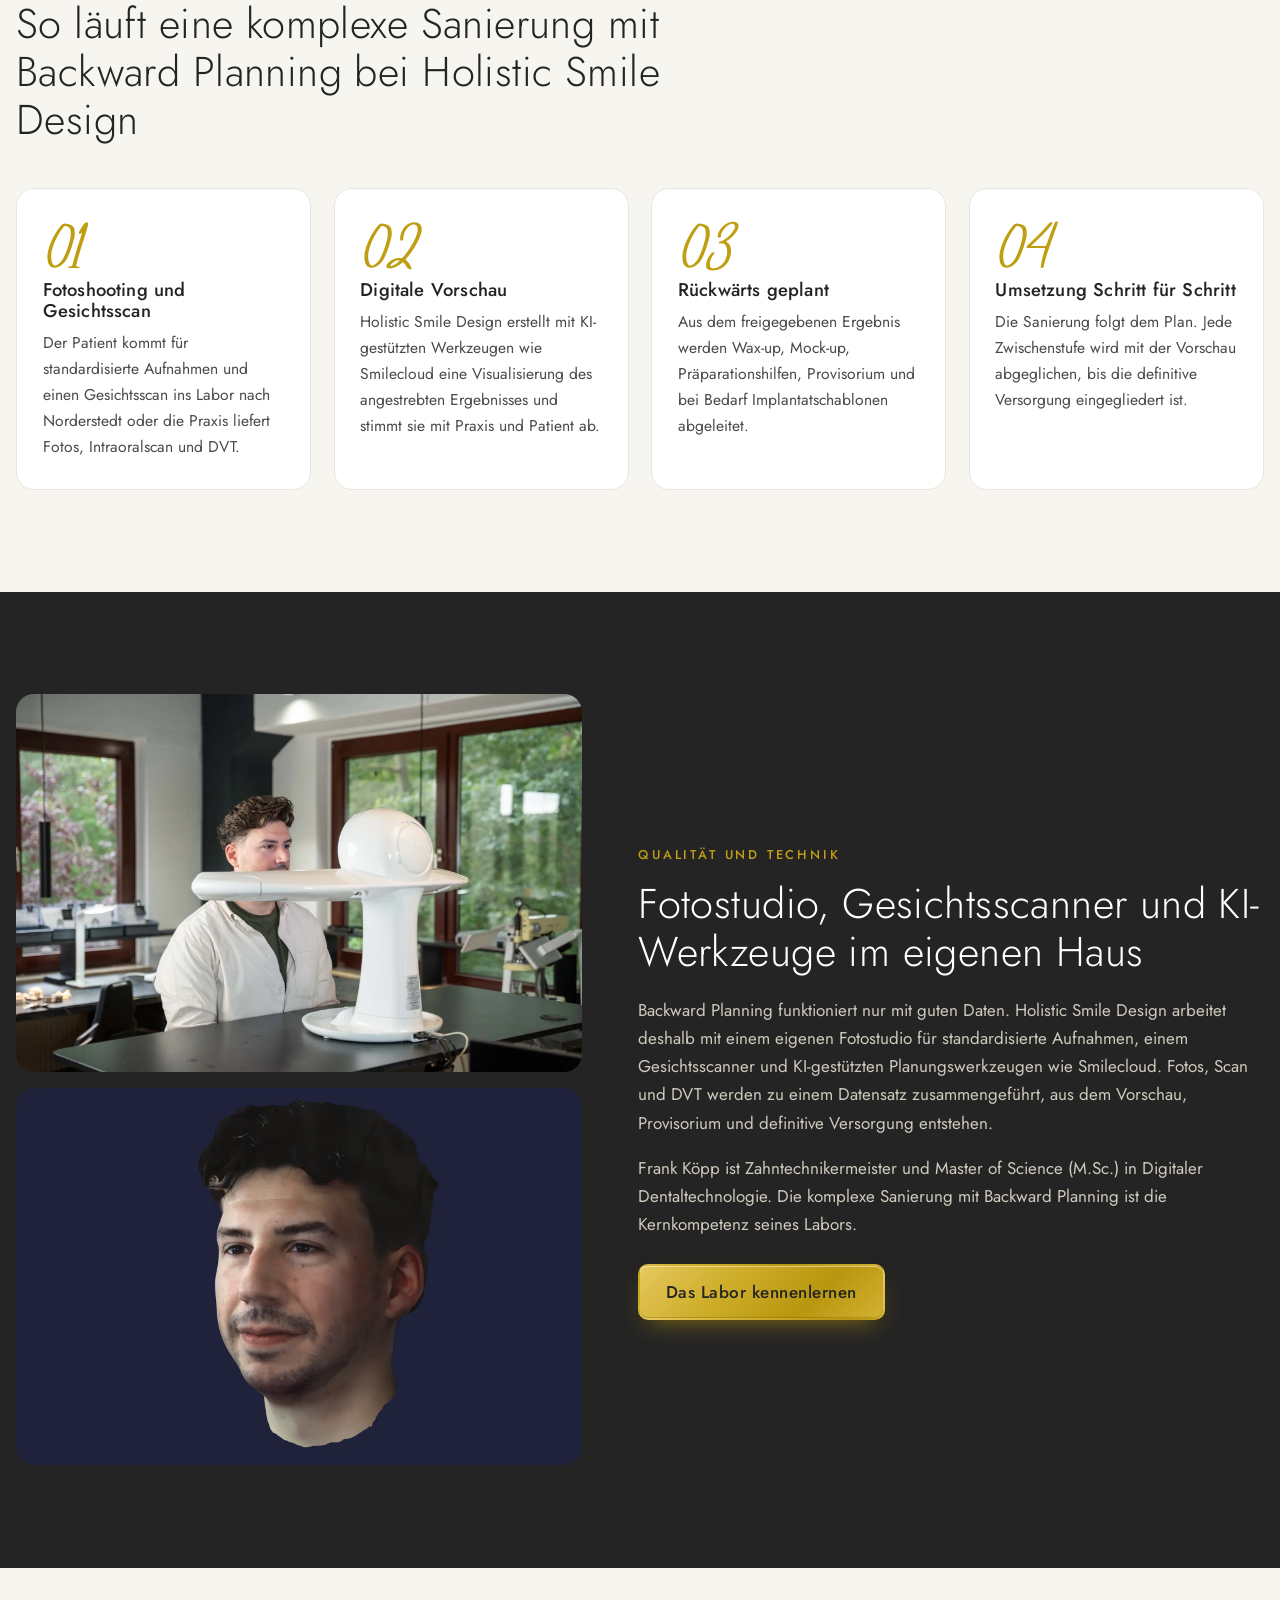
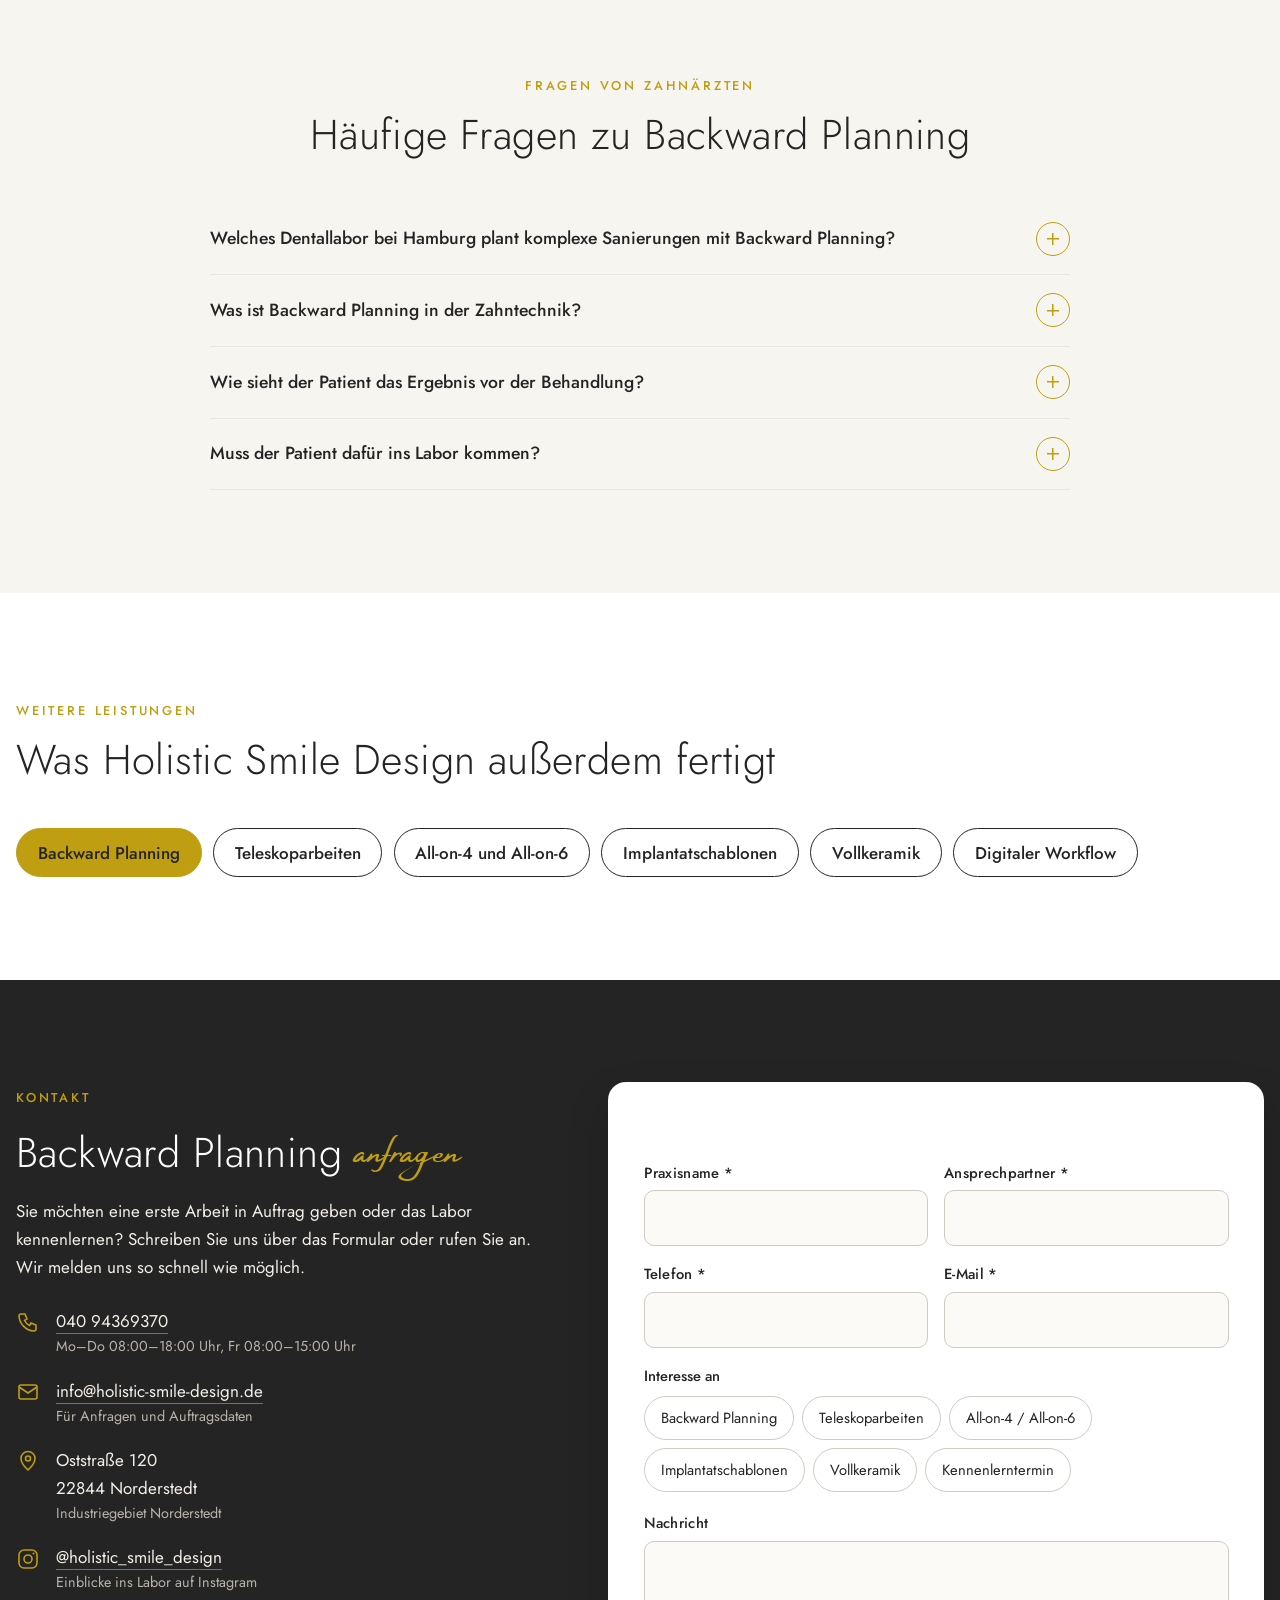
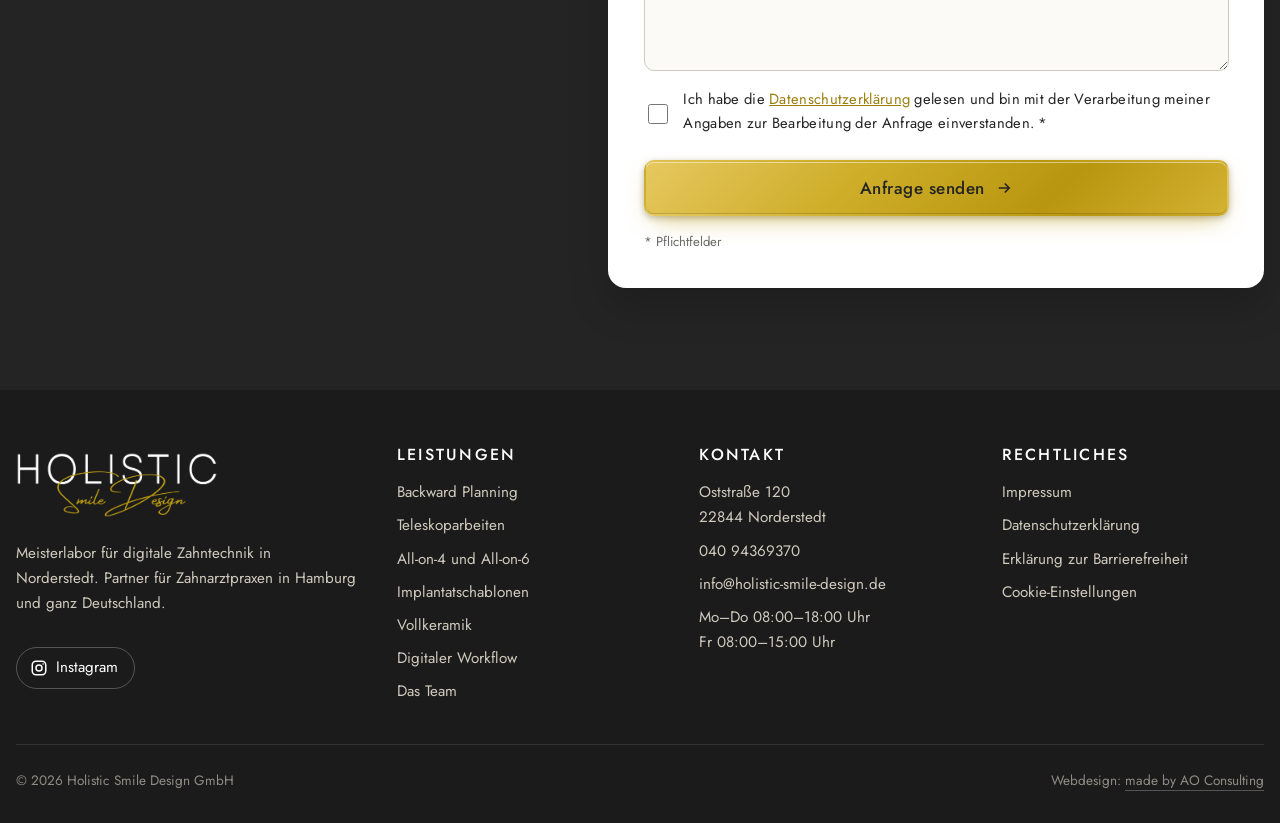
<file: website/backward-planning-norderstedt.html>
<!DOCTYPE html>
<html lang="de">
<head>
<meta charset="utf-8">
<meta name="viewport" content="width=device-width, initial-scale=1">
<title>Backward Planning Norderstedt | Komplexe Sanierung digital geplant</title>
<meta name="description" content="Komplexe Sanierungen mit Backward Planning vom Meisterlabor in Norderstedt: Fotoshooting, Gesichtsscan und KI-gestützte Visualisierung mit Smilecloud, damit Praxis und Patient das Ergebnis vor der Behandlung sehen.">
<link rel="canonical" href="https://holistic-smile-design.de/backward-planning-norderstedt.html">
<meta name="robots" content="index,follow">
<meta property="og:type" content="website">
<meta property="og:locale" content="de_DE">
<meta property="og:site_name" content="Holistic Smile Design">
<meta property="og:title" content="Backward Planning Norderstedt | Komplexe Sanierung digital geplant">
<meta property="og:description" content="Komplexe Sanierungen mit Backward Planning vom Meisterlabor in Norderstedt: Fotoshooting, Gesichtsscan und KI-gestützte Visualisierung mit Smilecloud, damit Praxis und Patient das Ergebnis vor der Behandlung sehen.">
<meta property="og:url" content="https://holistic-smile-design.de/backward-planning-norderstedt.html">
<meta name="theme-color" content="#242424">
<link rel="icon" href="img/favicon.svg?v=2" type="image/svg+xml">
<link rel="icon" href="img/favicon-32.png?v=2" sizes="32x32" type="image/png">
<link rel="apple-touch-icon" href="img/apple-touch-icon.png?v=2">
<link rel="preload" href="fonts/jost-latin-400-normal.woff2" as="font" type="font/woff2" crossorigin>
<link rel="preload" href="fonts/jost-latin-300-normal.woff2" as="font" type="font/woff2" crossorigin>
<link rel="stylesheet" href="assets/einwilligung.css?v=1">
<link rel="stylesheet" href="assets/barrierefreiheit.css?v=20261006">
<link rel="stylesheet" href="assets/stil.css?v=4">
<script>
window.AO_EINWILLIGUNG = {
  datenschutz: 'datenschutz.html',
  impressum: 'impressum.html',
  hinweis: 'Die Anfahrtskarte stammt von Google Maps. Beim Laden wird Ihre IP-Adresse an Google übertragen, deshalb fragen wir vorher.',
  kategorien: [
    {
      id: 'notwendig',
      name: 'Notwendig',
      kurz: 'Hält die Website funktionsfähig und speichert Ihre Entscheidung aus diesem Fenster. Ohne diese Funktionen lässt sich die Seite nicht sinnvoll anzeigen.',
      pflicht: true,
      dienste: [{
        name: 'Einwilligungsspeicher',
        anbieter: 'Holistic Smile Design GmbH, Oststraße 120, 22844 Norderstedt',
        zweck: 'Speichert, welchen Diensten Sie zugestimmt haben, damit Sie nicht bei jedem Aufruf erneut gefragt werden.',
        art: 'Lokaler Speicher im Browser, kein Cookie',
        dauer: '12 Monate'
      }]
    },
    {
      id: 'medien',
      name: 'Anfahrtskarte',
      kurz: 'Lädt die Anfahrtskarte von Google Maps. Erst dann wird Ihre IP-Adresse an Google übertragen.',
      dienste: [{
        name: 'Google Maps',
        anbieter: 'Google Ireland Limited, Gordon House, Barrow Street, Dublin 4, Irland',
        zweck: 'Zeigt den Standort des Labors in Norderstedt auf einer interaktiven Karte.',
        art: 'Einbettung per iframe, Übertragung der IP-Adresse, Cookies von Google möglich',
        dauer: 'Bis zu 6 Monate (Cookies von Google)'
      }]
    }
  ]
};
</script>
<script type="application/ld+json">
{
 "@context": "https://schema.org",
 "@graph": [
  {
   "@type": "Service",
   "@id": "https://holistic-smile-design.de/backward-planning-norderstedt.html#service",
   "name": "Backward Planning",
   "serviceType": "Backward Planning",
   "description": "Komplexe Sanierungen mit Backward Planning vom Meisterlabor in Norderstedt: Fotoshooting, Gesichtsscan und KI-gestützte Visualisierung mit Smilecloud, damit Praxis und Patient das Ergebnis vor der Behandlung sehen.",
   "provider": {
    "@id": "https://holistic-smile-design.de/#labor"
   },
   "areaServed": [
    {
     "@type": "Country",
     "name": "Deutschland"
    },
    {
     "@type": "City",
     "name": "Norderstedt"
    },
    {
     "@type": "City",
     "name": "Hamburg"
    }
   ],
   "url": "https://holistic-smile-design.de/backward-planning-norderstedt.html"
  },
  {
   "@type": "BreadcrumbList",
   "itemListElement": [
    {
     "@type": "ListItem",
     "position": 1,
     "name": "Startseite",
     "item": "https://holistic-smile-design.de/"
    },
    {
     "@type": "ListItem",
     "position": 2,
     "name": "Leistungen",
     "item": "https://holistic-smile-design.de/#leistungen"
    },
    {
     "@type": "ListItem",
     "position": 3,
     "name": "Backward Planning",
     "item": "https://holistic-smile-design.de/backward-planning-norderstedt.html"
    }
   ]
  },
  {
   "@type": "FAQPage",
   "mainEntity": [
    {
     "@type": "Question",
     "name": "Welches Dentallabor bei Hamburg plant komplexe Sanierungen mit Backward Planning?",
     "acceptedAnswer": {
      "@type": "Answer",
      "text": "Holistic Smile Design in der Oststraße 120, 22844 Norderstedt, hat die komplexe Sanierung mit Backward Planning als Kernkompetenz. Das Labor arbeitet mit Zahnarztpraxen in Norderstedt, Hamburg und ganz Deutschland zusammen und ist montags bis donnerstags von 8 bis 18 Uhr und freitags von 8 bis 15 Uhr unter 040 94369370 erreichbar."
     }
    },
    {
     "@type": "Question",
     "name": "Was ist Backward Planning in der Zahntechnik?",
     "acceptedAnswer": {
      "@type": "Answer",
      "text": "Backward Planning bedeutet, eine Versorgung vom gewünschten Endergebnis her zu planen. Zuerst werden Ästhetik, Funktion und Bisslage festgelegt, dann wird rückwärts abgeleitet, welche Schritte, Provisorien und Hilfsmittel nötig sind. So passen alle Zwischenschritte zum Ziel, statt dass das Ergebnis am Ende dem Zufall überlassen bleibt."
     }
    },
    {
     "@type": "Question",
     "name": "Wie sieht der Patient das Ergebnis vor der Behandlung?",
     "acceptedAnswer": {
      "@type": "Answer",
      "text": "Holistic Smile Design fertigt aus Fotoshooting und Gesichtsscan mit KI-gestützten Werkzeugen wie Smilecloud eine Visualisierung des geplanten Lächelns. Der Patient sieht auf einem Bild, wie das Ergebnis aussehen könnte, bevor der erste Zahn beschliffen wird."
     }
    },
    {
     "@type": "Question",
     "name": "Muss der Patient dafür ins Labor kommen?",
     "acceptedAnswer": {
      "@type": "Answer",
      "text": "Für Fotoshooting und Gesichtsscan kann der Patient ins Labor nach Norderstedt kommen. Alternativ übermittelt die Praxis Fotos, Intraoralscan und DVT digital. Welcher Weg im Einzelfall sinnvoll ist, klärt Holistic Smile Design vorab mit der Praxis."
     }
    }
   ]
  }
 ]
}
</script>
</head>
<body>
<a class="sprung" href="#inhalt">Zum Inhalt springen</a>
<a class="sprung" href="#kontakt">Zum Kontakt springen</a>
<header class="kopf">
  <div class="kopf-innen">
    <a class="logo" href="index.html#start" aria-label="Holistic Smile Design, zur Startseite">
      <picture><source srcset="img/logo-holistic-smile-design-dentallabor-norderstedt.webp" type="image/webp"><img src="img/logo-holistic-smile-design-dentallabor-norderstedt.png" alt="Holistic Smile Design Logo" width="1000" height="327" decoding="async"></picture>
    </a>
    <button class="burger" type="button" aria-expanded="false" aria-controls="hauptnav" aria-label="Menü öffnen">
      <span></span><span></span><span></span>
    </button>
    <nav class="nav" id="hauptnav" aria-label="Hauptnavigation">
      <ul>
        <li><a href="index.html#leistungen">Leistungen</a></li>
        <li><a href="index.html#ablauf">Zusammenarbeit</a></li>
        <li><a href="index.html#labor">Labor</a></li>
        <li><a href="team.html">Team</a></li>
        <li><a href="index.html#einzugsgebiet">Standort</a></li>
        <li><a href="index.html#faq">FAQ</a></li>
        <li><a class="btn btn-gold" href="index.html#kontakt">Zusammenarbeit anfragen</a></li>
        <li><a class="insta" href="https://www.instagram.com/holistic_smile_design/" rel="noopener" target="_blank" aria-label="Holistic Smile Design auf Instagram (öffnet in neuem Fenster)"><svg viewBox="0 0 24 24" fill="none" stroke="currentColor" stroke-width="2" aria-hidden="true"><rect x="3" y="3" width="18" height="18" rx="5"/><circle cx="12" cy="12" r="4"/><circle cx="17.5" cy="6.5" r="1" fill="currentColor" stroke="none"/></svg><span class="insta-text">Instagram</span></a></li>
      </ul>
    </nav>
  </div>
</header>
<main id="inhalt">

<section class="uhero" aria-labelledby="h1">
  <div class="container uhero-innen">
    <div>
      <nav class="brot" aria-label="Brotkrumen"><ol><li><a href="index.html">Startseite</a></li><li><a href="index.html#leistungen">Leistungen</a></li><li aria-current="page">Backward Planning</li></ol></nav>
      <span class="kicker">Leistung 01, Kernkompetenz</span>
      <h1 id="h1">Backward Planning aus Norderstedt: Komplexe Sanierungen vom Ergebnis her geplant</h1>
      <p class="lead">Die Kernkompetenz von Holistic Smile Design ist die komplexe Sanierung mit Backward Planning. Zuerst wird das angestrebte Ergebnis festgelegt, dann wird von dort aus rückwärts jeder Behandlungsschritt geplant. Fotoshooting, Gesichtsscanner und KI-gestützte Werkzeuge wie Smilecloud zeigen dem Patienten schon vor der Behandlung, wie sein Lächeln aussehen könnte. Ein Bild sagt mehr als tausend Worte.</p>
      <div class="hero-cta">
        <a class="btn btn-gold" href="#kontakt">Anfrage stellen
          <svg viewBox="0 0 24 24" fill="none" stroke="currentColor" stroke-width="2" aria-hidden="true"><path d="M5 12h14M13 6l6 6-6 6"/></svg></a>
        <a class="btn btn-hell" href="tel:+494094369370">040 94369370</a>
      </div>
    </div>
    <div class="uhero-bild"><picture>
  <source srcset="img/fotodokumentation-zahnfarbe-dentallabor-norderstedt.webp" type="image/webp">
  <img src="img/fotodokumentation-zahnfarbe-dentallabor-norderstedt.jpg" alt="Fotodokumentation im Fotostudio des Dentallabors Holistic Smile Design in Norderstedt als Grundlage für das Backward Planning" width="1800" height="1200" fetchpriority="high" decoding="async">
</picture></div>
  </div>
</section>

<section class="sektion" aria-labelledby="h-fuer">
  <div class="container">
    <div class="kopfzeile">
      <span class="kicker">Für Zahnarztpraxen</span>
      <h2 id="h-fuer">Was Zahnarztpraxen vom Backward Planning bei Holistic Smile Design haben</h2>
    </div>
    <ul class="punkte"><li><h3>Das Ergebnis zuerst</h3><p>Ästhetik, Funktion und Bisslage werden am Anfang gemeinsam festgelegt. Jeder weitere Schritt leitet sich aus diesem Ziel ab.</p></li><li><h3>Visualisierung für den Patienten</h3><p>Aus Fotoshooting und Gesichtsscan entsteht mit KI-gestützten Werkzeugen wie Smilecloud eine Vorschau auf das geplante Lächeln, noch vor der ersten Präparation.</p></li><li><h3>Ein Plan für alle Beteiligten</h3><p>Praxis, Chirurgie und Labor arbeiten mit demselben Datensatz. Provisorium, Schablonen und definitive Versorgung passen zueinander.</p></li><li><h3>Sichere Entscheidungen</h3><p>Patienten sehen, wofür sie sich entscheiden. Das erleichtert die Beratung in der Praxis und die Zustimmung zu umfangreichen Sanierungen.</p></li></ul>
  </div>
</section>

<section class="sektion creme" aria-labelledby="h-ablauf">
  <div class="container">
    <div class="kopfzeile">
      <span class="kicker">Ablauf</span>
      <h2 id="h-ablauf">So läuft eine komplexe Sanierung mit Backward Planning bei Holistic Smile Design</h2>
    </div>
    <ol class="schritte" style="list-style:none;padding:0;margin:0"><li class="schritt"><h3>Fotoshooting und Gesichtsscan</h3><p>Der Patient kommt für standardisierte Aufnahmen und einen Gesichtsscan ins Labor nach Norderstedt oder die Praxis liefert Fotos, Intraoralscan und DVT.</p></li><li class="schritt"><h3>Digitale Vorschau</h3><p>Holistic Smile Design erstellt mit KI-gestützten Werkzeugen wie Smilecloud eine Visualisierung des angestrebten Ergebnisses und stimmt sie mit Praxis und Patient ab.</p></li><li class="schritt"><h3>Rückwärts geplant</h3><p>Aus dem freigegebenen Ergebnis werden Wax-up, Mock-up, Präparationshilfen, Provisorium und bei Bedarf Implantatschablonen abgeleitet.</p></li><li class="schritt"><h3>Umsetzung Schritt für Schritt</h3><p>Die Sanierung folgt dem Plan. Jede Zwischenstufe wird mit der Vorschau abgeglichen, bis die definitive Versorgung eingegliedert ist.</p></li></ol>
  </div>
</section>


<section class="sektion dunkel" aria-labelledby="h-technik">
  <div class="container utechnik">
    <div class="utechnik-bilder">
      <picture>
  <source srcset="img/gesichtsscanner-backward-planning-dentallabor-norderstedt.webp" type="image/webp">
  <img src="img/gesichtsscanner-backward-planning-dentallabor-norderstedt.jpg" alt="Gesichtsscan im Dentallabor Holistic Smile Design in Norderstedt als Grundlage für das Backward Planning" width="1800" height="1200" loading="lazy" decoding="async">
</picture>
      <picture>
  <source srcset="img/gesichtsscan-ergebnis-backward-planning-dentallabor-norderstedt.webp" type="image/webp">
  <img src="img/gesichtsscan-ergebnis-backward-planning-dentallabor-norderstedt.jpg" alt="Ergebnis des Gesichtsscans: dreidimensionales Modell des Gesichts für die Planung" width="1800" height="1200" loading="lazy" decoding="async">
</picture>
    </div>
    <div>
      <span class="kicker">Qualität und Technik</span>
      <h2 id="h-technik">Fotostudio, Gesichtsscanner und KI-Werkzeuge im eigenen Haus</h2>
      <p>Backward Planning funktioniert nur mit guten Daten. Holistic Smile Design arbeitet deshalb mit einem eigenen Fotostudio für standardisierte Aufnahmen, einem Gesichtsscanner und KI-gestützten Planungswerkzeugen wie Smilecloud. Fotos, Scan und DVT werden zu einem Datensatz zusammengeführt, aus dem Vorschau, Provisorium und definitive Versorgung entstehen.</p>
      <p>Frank Köpp ist Zahntechnikermeister und Master of Science (M.Sc.) in Digitaler Dentaltechnologie. Die komplexe Sanierung mit Backward Planning ist die Kernkompetenz seines Labors.</p>
      <a class="btn btn-gold" href="index.html#labor" style="margin-top:.6rem">Das Labor kennenlernen</a>
    </div>
  </div>
</section>

<section class="sektion creme" id="faq" aria-labelledby="h-faq">
  <div class="container">
    <div class="kopfzeile" style="margin-inline:auto;text-align:center">
      <span class="kicker">Fragen von Zahnärzten</span>
      <h2 id="h-faq">Häufige Fragen zu Backward Planning</h2>
    </div>
    <div class="faq"><details><summary><h3 class="faq__q">Welches Dentallabor bei Hamburg plant komplexe Sanierungen mit Backward Planning?</h3></summary><p>Holistic Smile Design in der Oststraße 120, 22844 Norderstedt, hat die komplexe Sanierung mit Backward Planning als Kernkompetenz. Das Labor arbeitet mit Zahnarztpraxen in Norderstedt, Hamburg und ganz Deutschland zusammen und ist montags bis donnerstags von 8 bis 18 Uhr und freitags von 8 bis 15 Uhr unter 040 94369370 erreichbar.</p></details><details><summary><h3 class="faq__q">Was ist Backward Planning in der Zahntechnik?</h3></summary><p>Backward Planning bedeutet, eine Versorgung vom gewünschten Endergebnis her zu planen. Zuerst werden Ästhetik, Funktion und Bisslage festgelegt, dann wird rückwärts abgeleitet, welche Schritte, Provisorien und Hilfsmittel nötig sind. So passen alle Zwischenschritte zum Ziel, statt dass das Ergebnis am Ende dem Zufall überlassen bleibt.</p></details><details><summary><h3 class="faq__q">Wie sieht der Patient das Ergebnis vor der Behandlung?</h3></summary><p>Holistic Smile Design fertigt aus Fotoshooting und Gesichtsscan mit KI-gestützten Werkzeugen wie Smilecloud eine Visualisierung des geplanten Lächelns. Der Patient sieht auf einem Bild, wie das Ergebnis aussehen könnte, bevor der erste Zahn beschliffen wird.</p></details><details><summary><h3 class="faq__q">Muss der Patient dafür ins Labor kommen?</h3></summary><p>Für Fotoshooting und Gesichtsscan kann der Patient ins Labor nach Norderstedt kommen. Alternativ übermittelt die Praxis Fotos, Intraoralscan und DVT digital. Welcher Weg im Einzelfall sinnvoll ist, klärt Holistic Smile Design vorab mit der Praxis.</p></details></div>
  </div>
</section>

<section class="sektion" aria-labelledby="h-weitere">
  <div class="container">
    <div class="kopfzeile">
      <span class="kicker">Weitere Leistungen</span>
      <h2 id="h-weitere">Was Holistic Smile Design außerdem fertigt</h2>
    </div>
    <nav class="lnav" aria-label="Weitere Leistungen"><ul><li><a href="backward-planning-norderstedt.html" aria-current="page">Backward Planning</a></li><li><a href="teleskoparbeiten-norderstedt.html">Teleskoparbeiten</a></li><li><a href="all-on-4-all-on-6-norderstedt.html">All-on-4 und All-on-6</a></li><li><a href="implantatschablonen-stackable-guides-norderstedt.html">Implantatschablonen</a></li><li><a href="vollkeramik-norderstedt.html">Vollkeramik</a></li><li><a href="digitaler-workflow-dentallabor-norderstedt.html">Digitaler Workflow</a></li></ul></nav>
  </div>
</section>

<section class="sektion dunkel" id="kontakt" aria-labelledby="h-kontakt">
  <div class="container kontakt">
    <div class="kontakt-info">
      <span class="kicker">Kontakt</span>
      <h2 id="h-kontakt">Backward Planning <span class="script">anfragen</span></h2>
      <p>Sie möchten eine erste Arbeit in Auftrag geben oder das Labor kennenlernen? Schreiben Sie uns über das Formular oder rufen Sie an. Wir melden uns so schnell wie möglich.</p>
      <ul>
        <li><svg viewBox="0 0 24 24" fill="none" stroke="currentColor" stroke-width="1.6" aria-hidden="true"><path d="M5 4h4l2 5-2.5 1.5a11 11 0 0 0 5 5L15 13l5 2v4a2 2 0 0 1-2 2A16 16 0 0 1 3 6a2 2 0 0 1 2-2z"/></svg><div><a href="tel:+494094369370">040 94369370</a><small>Mo–Do 08:00–18:00 Uhr, Fr 08:00–15:00 Uhr</small></div></li>
        <li><svg viewBox="0 0 24 24" fill="none" stroke="currentColor" stroke-width="1.6" aria-hidden="true"><rect x="3" y="5" width="18" height="14" rx="2"/><path d="M3 7l9 6 9-6"/></svg><div><a href="mailto:info@holistic-smile-design.de">info@holistic-smile-design.de</a><small>Für Anfragen und Auftragsdaten</small></div></li>
        <li><svg viewBox="0 0 24 24" fill="none" stroke="currentColor" stroke-width="1.6" aria-hidden="true"><path d="M12 21s7-6.2 7-11.5A7 7 0 0 0 5 9.5C5 14.8 12 21 12 21z"/><circle cx="12" cy="9.5" r="2.5"/></svg><div>Oststraße 120<br>22844 Norderstedt<small>Industriegebiet Norderstedt</small></div></li>
        <li><svg viewBox="0 0 24 24" fill="none" stroke="currentColor" stroke-width="1.6" aria-hidden="true"><rect x="3" y="3" width="18" height="18" rx="5"/><circle cx="12" cy="12" r="4"/><circle cx="17.5" cy="6.5" r="1" fill="currentColor" stroke="none"/></svg><div><a href="https://www.instagram.com/holistic_smile_design/" rel="noopener" target="_blank">@holistic_smile_design</a><small>Einblicke ins Labor auf Instagram</small></div></li>
      </ul>
    </div>
    <form class="formular" id="formular" action="anfrage-senden.php" method="post" novalidate data-gesendet="false" aria-labelledby="h-formular">
      <div class="formular-felder">
        <h3 id="h-formular" style="margin-bottom:1.2rem">Anfrage für Zahnarztpraxen</h3>
        <div class="reihe">
          <div class="feld"><label for="f-praxis">Praxisname *</label><input id="f-praxis" name="praxis" type="text" autocomplete="organization" required><span class="fehler">Bitte den Praxisnamen angeben.</span></div>
          <div class="feld"><label for="f-name">Ansprechpartner *</label><input id="f-name" name="name" type="text" autocomplete="name" required><span class="fehler">Bitte einen Namen angeben.</span></div>
        </div>
        <div class="reihe">
          <div class="feld"><label for="f-tel">Telefon *</label><input id="f-tel" name="telefon" type="tel" autocomplete="tel" required><span class="fehler">Bitte eine Telefonnummer angeben.</span></div>
          <div class="feld"><label for="f-mail">E-Mail *</label><input id="f-mail" name="email" type="email" autocomplete="email" required><span class="fehler">Bitte eine gültige E-Mail-Adresse angeben.</span></div>
        </div>
        <fieldset>
          <legend>Interesse an</legend>
          <div class="chips">
            <label><input type="checkbox" name="interesse[]" value="Backward Planning"><span>Backward Planning</span></label>
            <label><input type="checkbox" name="interesse[]" value="Teleskoparbeiten"><span>Teleskoparbeiten</span></label>
            <label><input type="checkbox" name="interesse[]" value="All-on-4 / All-on-6"><span>All-on-4 / All-on-6</span></label>
            <label><input type="checkbox" name="interesse[]" value="Implantatschablonen"><span>Implantatschablonen</span></label>
            <label><input type="checkbox" name="interesse[]" value="Vollkeramik"><span>Vollkeramik</span></label>
            <label><input type="checkbox" name="interesse[]" value="Kennenlerntermin"><span>Kennenlerntermin</span></label>
          </div>
        </fieldset>
        <div class="feld"><label for="f-nachricht">Nachricht</label><textarea id="f-nachricht" name="nachricht"></textarea></div>
        <div class="ds feld" style="display:block">
          <label style="display:flex;gap:.8rem;align-items:flex-start;font-weight:400"><input id="f-ds" type="checkbox" name="datenschutz" required><span>Ich habe die <a href="datenschutz.html">Datenschutzerklärung</a> gelesen und bin mit der Verarbeitung meiner Angaben zur Bearbeitung der Anfrage einverstanden. *</span></label>
          <span class="fehler">Bitte der Datenschutzerklärung zustimmen.</span>
        </div>
        <div class="hp" aria-hidden="true" style="position:absolute;left:-9999px;width:1px;height:1px;overflow:hidden"><label for="f-website">Dieses Feld bitte leer lassen</label><input id="f-website" type="text" name="website" tabindex="-1" autocomplete="off"></div>
        <input type="hidden" name="zeit" value="">
        <button class="btn btn-gold" type="submit" style="width:100%">Anfrage senden
          <svg viewBox="0 0 24 24" fill="none" stroke="currentColor" stroke-width="2" aria-hidden="true"><path d="M5 12h14M13 6l6 6-6 6"/></svg></button>
        <p style="font-size:.82rem;color:#6b6b6b;margin:.9rem 0 0">* Pflichtfelder</p>
      </div>
      <div class="danke" role="status" aria-live="polite">
        <svg viewBox="0 0 24 24" fill="none" stroke="currentColor" stroke-width="1.6" aria-hidden="true"><circle cx="12" cy="12" r="10"/><path d="M8 12l3 3 5-6"/></svg>
        <h3>Vielen Dank für Ihre Anfrage.</h3>
        <p class="ersatzweg" hidden><strong>Der Versand über die Webseite hat gerade nicht geklappt.</strong> Ihr E-Mail-Programm öffnet sich mit der fertigen Anfrage, bitte dort noch auf Senden klicken.</p>
        <p>Wir melden uns so schnell wie möglich bei Ihnen. Bei dringenden Fragen erreichen Sie uns unter <a href="tel:+494094369370" style="color:var(--gold-dunkel)">040 94369370</a>.</p>
      </div>
    </form>
  </div>
</section>
</main>
<footer>
  <div class="container">
    <div class="fuss">
      <div>
        <a class="logo" href="index.html#start" aria-label="Holistic Smile Design, nach oben">
          <picture><source srcset="img/logo-holistic-smile-design-dentallabor-norderstedt.webp" type="image/webp"><img src="img/logo-holistic-smile-design-dentallabor-norderstedt.png" alt="Holistic Smile Design Logo" width="1000" height="327" loading="lazy" decoding="async"></picture>
        </a>
        <p>Meisterlabor für digitale Zahntechnik in Norderstedt. Partner für Zahnarztpraxen in Hamburg und ganz Deutschland.</p>
        <a class="sozial" href="https://www.instagram.com/holistic_smile_design/" rel="noopener" target="_blank"><svg viewBox="0 0 24 24" fill="none" stroke="currentColor" stroke-width="2" aria-hidden="true"><rect x="3" y="3" width="18" height="18" rx="5"/><circle cx="12" cy="12" r="4"/><circle cx="17.5" cy="6.5" r="1" fill="currentColor" stroke="none"/></svg>Instagram</a>
      </div>
      <div>
        <h3>Leistungen</h3>
        <ul>
          <li><a href="backward-planning-norderstedt.html">Backward Planning</a></li>
          <li><a href="teleskoparbeiten-norderstedt.html">Teleskoparbeiten</a></li>
          <li><a href="all-on-4-all-on-6-norderstedt.html">All-on-4 und All-on-6</a></li>
          <li><a href="implantatschablonen-stackable-guides-norderstedt.html">Implantatschablonen</a></li>
          <li><a href="vollkeramik-norderstedt.html">Vollkeramik</a></li>
          <li><a href="digitaler-workflow-dentallabor-norderstedt.html">Digitaler Workflow</a></li>
          <li><a href="team.html">Das Team</a></li>
        </ul>
      </div>
      <div>
        <h3>Kontakt</h3>
        <ul>
          <li>Oststraße 120<br>22844 Norderstedt</li>
          <li><a href="tel:+494094369370">040 94369370</a></li>
          <li><a href="mailto:info@holistic-smile-design.de">info@holistic-smile-design.de</a></li>
          <li>Mo–Do 08:00–18:00 Uhr<br>Fr 08:00–15:00 Uhr</li>
        </ul>
      </div>
      <div>
        <h3>Rechtliches</h3>
        <ul>
          <li><a href="impressum.html">Impressum</a></li>
          <li><a href="datenschutz.html">Datenschutzerklärung</a></li>
          <li><a href="barrierefreiheit.html">Erklärung zur Barrierefreiheit</a></li>
          <li><button type="button" class="ein-ausloeser" data-einwilligung-oeffnen>Cookie-Einstellungen</button></li>
        </ul>
      </div>
    </div>
    <div class="fuss-unten">
      <span>© <span id="jahr">2026</span> Holistic Smile Design GmbH</span>
      <span>Webdesign: <a href="https://ao-consult.de" rel="noopener" target="_blank">made by AO Consulting</a></span>
    </div>
  </div>
</footer>
<script src="assets/einwilligung.js?v=2" defer></script>
<script src="assets/barrierefreiheit.js?v=1" defer></script>
<script src="assets/skript.js?v=2" defer></script>
<script src="assets/statistik.js?v=1" defer></script>
</body>
</html>
</file>
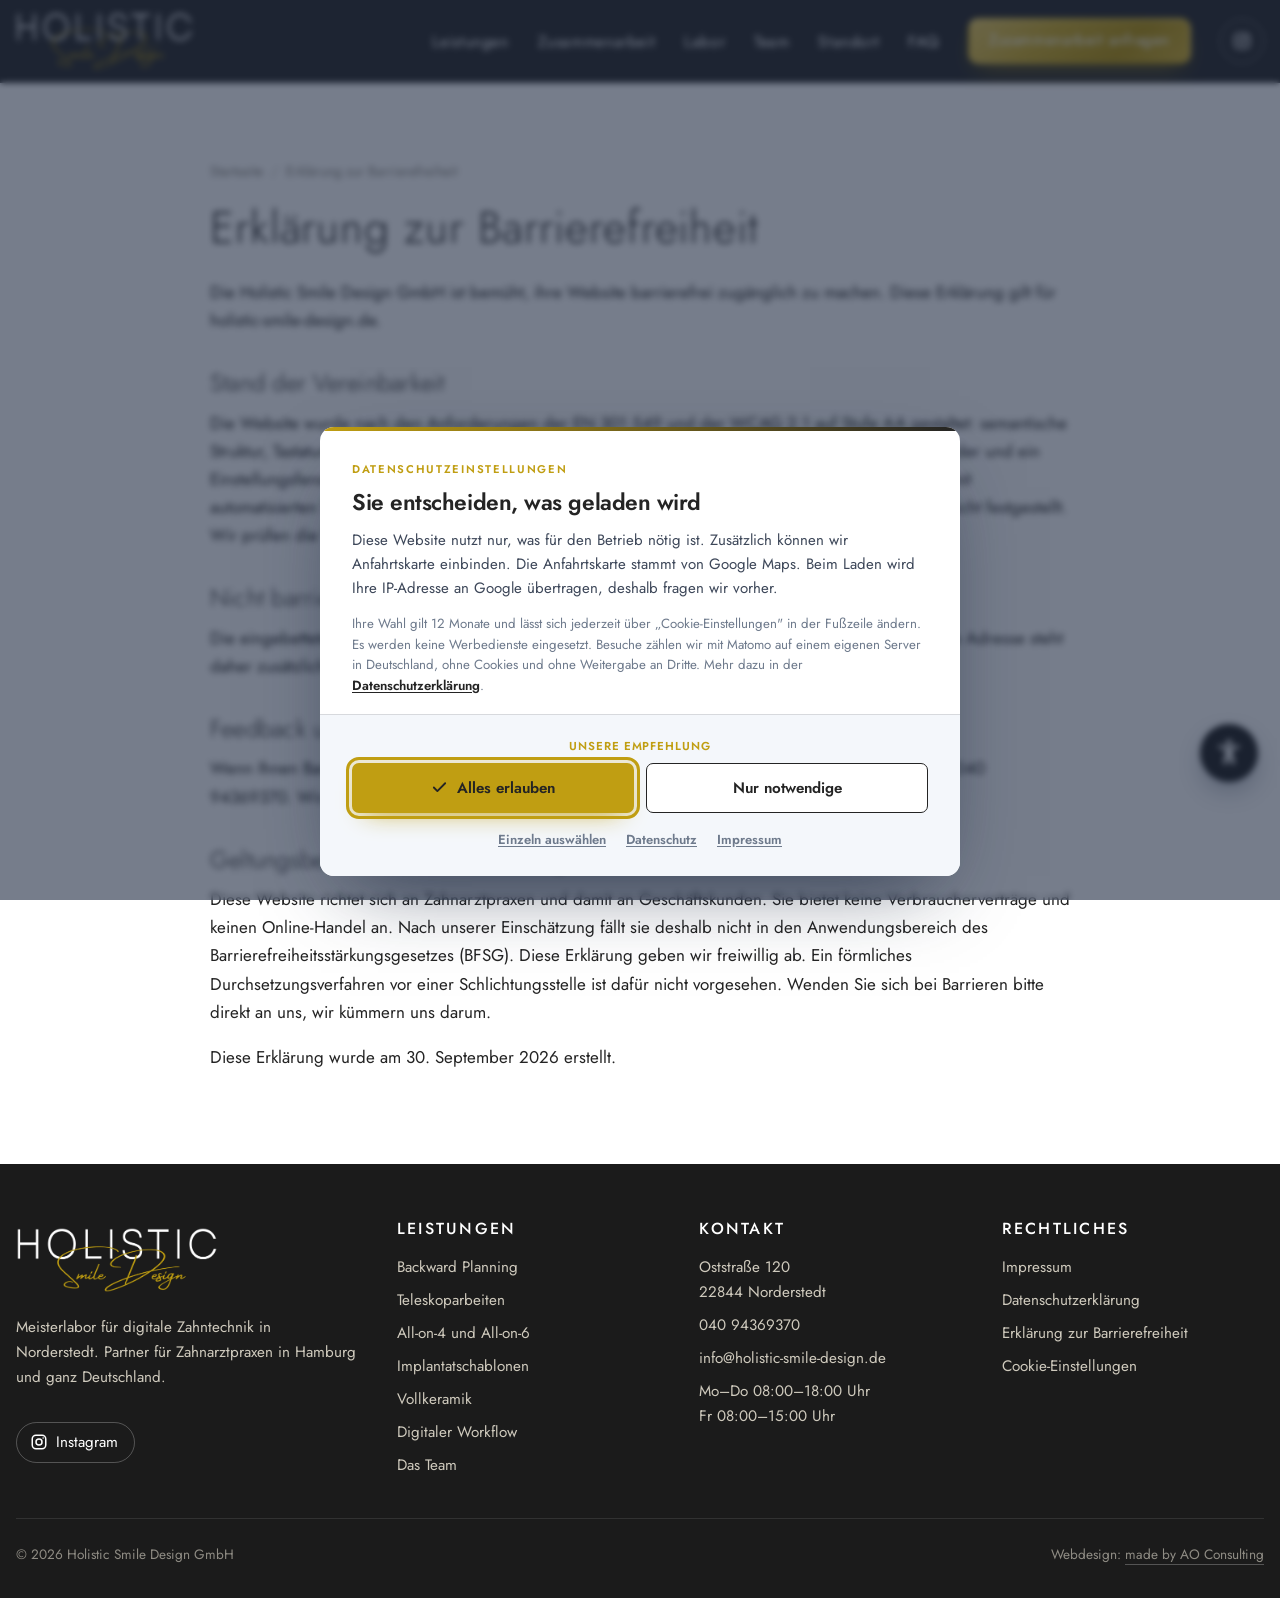
<file: website/barrierefreiheit.html>
<!DOCTYPE html>
<html lang="de">
<head>
<meta charset="utf-8">
<meta name="viewport" content="width=device-width, initial-scale=1">
<title>Erklärung zur Barrierefreiheit | Holistic Smile Design, Dentallabor Norderstedt</title>
<meta name="description" content="Erklärung zur Barrierefreiheit der Website von Holistic Smile Design, Dentallabor in Norderstedt.">
<link rel="canonical" href="https://holistic-smile-design.de/barrierefreiheit.html">
<meta name="robots" content="noindex,follow">
<meta property="og:type" content="website">
<meta property="og:locale" content="de_DE">
<meta property="og:site_name" content="Holistic Smile Design">
<meta property="og:title" content="Erklärung zur Barrierefreiheit | Holistic Smile Design, Dentallabor Norderstedt">
<meta property="og:description" content="Erklärung zur Barrierefreiheit der Website von Holistic Smile Design, Dentallabor in Norderstedt.">
<meta property="og:url" content="https://holistic-smile-design.de/barrierefreiheit.html">
<meta name="theme-color" content="#242424">
<link rel="icon" href="img/favicon.svg?v=2" type="image/svg+xml">
<link rel="icon" href="img/favicon-32.png?v=2" sizes="32x32" type="image/png">
<link rel="apple-touch-icon" href="img/apple-touch-icon.png?v=2">
<link rel="preload" href="fonts/jost-latin-400-normal.woff2" as="font" type="font/woff2" crossorigin>
<link rel="preload" href="fonts/jost-latin-300-normal.woff2" as="font" type="font/woff2" crossorigin>
<link rel="stylesheet" href="assets/einwilligung.css?v=1">
<link rel="stylesheet" href="assets/barrierefreiheit.css?v=20261006">
<link rel="stylesheet" href="assets/stil.css?v=4">
<script>
window.AO_EINWILLIGUNG = {
  datenschutz: 'datenschutz.html',
  impressum: 'impressum.html',
  hinweis: 'Die Anfahrtskarte stammt von Google Maps. Beim Laden wird Ihre IP-Adresse an Google übertragen, deshalb fragen wir vorher.',
  kategorien: [
    {
      id: 'notwendig',
      name: 'Notwendig',
      kurz: 'Hält die Website funktionsfähig und speichert Ihre Entscheidung aus diesem Fenster. Ohne diese Funktionen lässt sich die Seite nicht sinnvoll anzeigen.',
      pflicht: true,
      dienste: [{
        name: 'Einwilligungsspeicher',
        anbieter: 'Holistic Smile Design GmbH, Oststraße 120, 22844 Norderstedt',
        zweck: 'Speichert, welchen Diensten Sie zugestimmt haben, damit Sie nicht bei jedem Aufruf erneut gefragt werden.',
        art: 'Lokaler Speicher im Browser, kein Cookie',
        dauer: '12 Monate'
      }]
    },
    {
      id: 'medien',
      name: 'Anfahrtskarte',
      kurz: 'Lädt die Anfahrtskarte von Google Maps. Erst dann wird Ihre IP-Adresse an Google übertragen.',
      dienste: [{
        name: 'Google Maps',
        anbieter: 'Google Ireland Limited, Gordon House, Barrow Street, Dublin 4, Irland',
        zweck: 'Zeigt den Standort des Labors in Norderstedt auf einer interaktiven Karte.',
        art: 'Einbettung per iframe, Übertragung der IP-Adresse, Cookies von Google möglich',
        dauer: 'Bis zu 6 Monate (Cookies von Google)'
      }]
    }
  ]
};
</script>

</head>
<body>
<a class="sprung" href="#inhalt">Zum Inhalt springen</a>
<a class="sprung" href="#kontakt">Zum Kontakt springen</a>
<header class="kopf">
  <div class="kopf-innen">
    <a class="logo" href="index.html#start" aria-label="Holistic Smile Design, zur Startseite">
      <picture><source srcset="img/logo-holistic-smile-design-dentallabor-norderstedt.webp" type="image/webp"><img src="img/logo-holistic-smile-design-dentallabor-norderstedt.png" alt="Holistic Smile Design Logo" width="1000" height="327" decoding="async"></picture>
    </a>
    <button class="burger" type="button" aria-expanded="false" aria-controls="hauptnav" aria-label="Menü öffnen">
      <span></span><span></span><span></span>
    </button>
    <nav class="nav" id="hauptnav" aria-label="Hauptnavigation">
      <ul>
        <li><a href="index.html#leistungen">Leistungen</a></li>
        <li><a href="index.html#ablauf">Zusammenarbeit</a></li>
        <li><a href="index.html#labor">Labor</a></li>
        <li><a href="team.html">Team</a></li>
        <li><a href="index.html#einzugsgebiet">Standort</a></li>
        <li><a href="index.html#faq">FAQ</a></li>
        <li><a class="btn btn-gold" href="index.html#kontakt">Zusammenarbeit anfragen</a></li>
        <li><a class="insta" href="https://www.instagram.com/holistic_smile_design/" rel="noopener" target="_blank" aria-label="Holistic Smile Design auf Instagram (öffnet in neuem Fenster)"><svg viewBox="0 0 24 24" fill="none" stroke="currentColor" stroke-width="2" aria-hidden="true"><rect x="3" y="3" width="18" height="18" rx="5"/><circle cx="12" cy="12" r="4"/><circle cx="17.5" cy="6.5" r="1" fill="currentColor" stroke="none"/></svg><span class="insta-text">Instagram</span></a></li>
      </ul>
    </nav>
  </div>
</header>
<main id="inhalt">

<div class="container rechts">
<nav class="brot" aria-label="Brotkrumen"><ol><li><a href="index.html">Startseite</a></li><li aria-current="page">Erklärung zur Barrierefreiheit</li></ol></nav>

<h1>Erklärung zur Barrierefreiheit</h1>

<p>Die Holistic Smile Design GmbH ist bemüht, ihre Website barrierefrei zugänglich zu machen. Diese Erklärung gilt für holistic-smile-design.de.</p>
<h2>Stand der Vereinbarkeit</h2>
<p>Die Website wurde nach den Anforderungen der EN 301 549 und der WCAG 2.1 auf Stufe AA gestaltet: semantische Struktur, Tastaturbedienung, sichtbare Fokusmarkierungen, ausreichende Kontraste, Alternativtexte für Bilder und ein Einstellungsfenster für Kontrast, Schriftgröße und Bewegung. Die Website wurde im September 2026 mit automatisierten Werkzeugen sowie manuell per Tastatur geprüft. Wesentliche Barrieren wurden dabei nicht festgestellt. Wir prüfen die Website nach jeder größeren Änderung erneut.</p>
<h2>Nicht barrierefreie Inhalte</h2>
<p>Die eingebettete Anfahrtskarte von Google Maps kann nicht vollständig barrierefrei bedient werden. Die Adresse steht daher zusätzlich als Text auf der Seite.</p>
<h2>Feedback und Kontakt</h2>
<p>Wenn Ihnen Barrieren auffallen, schreiben Sie an info@holistic-smile-design.de oder rufen Sie an unter 040 94369370. Wir antworten innerhalb von 14 Tagen.</p>
<h2>Geltungsbereich und Durchsetzungsverfahren</h2>
<p>Diese Website richtet sich an Zahnarztpraxen und damit an Geschäftskunden. Sie bietet keine Verbraucherverträge und keinen Online-Handel an. Nach unserer Einschätzung fällt sie deshalb nicht in den Anwendungsbereich des Barrierefreiheitsstärkungsgesetzes (BFSG). Diese Erklärung geben wir freiwillig ab. Ein förmliches Durchsetzungsverfahren vor einer Schlichtungsstelle ist dafür nicht vorgesehen. Wenden Sie sich bei Barrieren bitte direkt an uns, wir kümmern uns darum.</p>
<p>Diese Erklärung wurde am 30. September 2026 erstellt.</p>

</div>
</main>
<footer>
  <div class="container">
    <div class="fuss">
      <div>
        <a class="logo" href="index.html#start" aria-label="Holistic Smile Design, nach oben">
          <picture><source srcset="img/logo-holistic-smile-design-dentallabor-norderstedt.webp" type="image/webp"><img src="img/logo-holistic-smile-design-dentallabor-norderstedt.png" alt="Holistic Smile Design Logo" width="1000" height="327" loading="lazy" decoding="async"></picture>
        </a>
        <p>Meisterlabor für digitale Zahntechnik in Norderstedt. Partner für Zahnarztpraxen in Hamburg und ganz Deutschland.</p>
        <a class="sozial" href="https://www.instagram.com/holistic_smile_design/" rel="noopener" target="_blank"><svg viewBox="0 0 24 24" fill="none" stroke="currentColor" stroke-width="2" aria-hidden="true"><rect x="3" y="3" width="18" height="18" rx="5"/><circle cx="12" cy="12" r="4"/><circle cx="17.5" cy="6.5" r="1" fill="currentColor" stroke="none"/></svg>Instagram</a>
      </div>
      <div>
        <h3>Leistungen</h3>
        <ul>
          <li><a href="backward-planning-norderstedt.html">Backward Planning</a></li>
          <li><a href="teleskoparbeiten-norderstedt.html">Teleskoparbeiten</a></li>
          <li><a href="all-on-4-all-on-6-norderstedt.html">All-on-4 und All-on-6</a></li>
          <li><a href="implantatschablonen-stackable-guides-norderstedt.html">Implantatschablonen</a></li>
          <li><a href="vollkeramik-norderstedt.html">Vollkeramik</a></li>
          <li><a href="digitaler-workflow-dentallabor-norderstedt.html">Digitaler Workflow</a></li>
          <li><a href="team.html">Das Team</a></li>
        </ul>
      </div>
      <div>
        <h3>Kontakt</h3>
        <ul>
          <li>Oststraße 120<br>22844 Norderstedt</li>
          <li><a href="tel:+494094369370">040 94369370</a></li>
          <li><a href="mailto:info@holistic-smile-design.de">info@holistic-smile-design.de</a></li>
          <li>Mo–Do 08:00–18:00 Uhr<br>Fr 08:00–15:00 Uhr</li>
        </ul>
      </div>
      <div>
        <h3>Rechtliches</h3>
        <ul>
          <li><a href="impressum.html">Impressum</a></li>
          <li><a href="datenschutz.html">Datenschutzerklärung</a></li>
          <li><a href="barrierefreiheit.html">Erklärung zur Barrierefreiheit</a></li>
          <li><button type="button" class="ein-ausloeser" data-einwilligung-oeffnen>Cookie-Einstellungen</button></li>
        </ul>
      </div>
    </div>
    <div class="fuss-unten">
      <span>© <span id="jahr">2026</span> Holistic Smile Design GmbH</span>
      <span>Webdesign: <a href="https://ao-consult.de" rel="noopener" target="_blank">made by AO Consulting</a></span>
    </div>
  </div>
</footer>
<script src="assets/einwilligung.js?v=2" defer></script>
<script src="assets/barrierefreiheit.js?v=1" defer></script>
<script src="assets/skript.js?v=2" defer></script>
<script src="assets/statistik.js?v=1" defer></script>
</body>
</html>
</file>
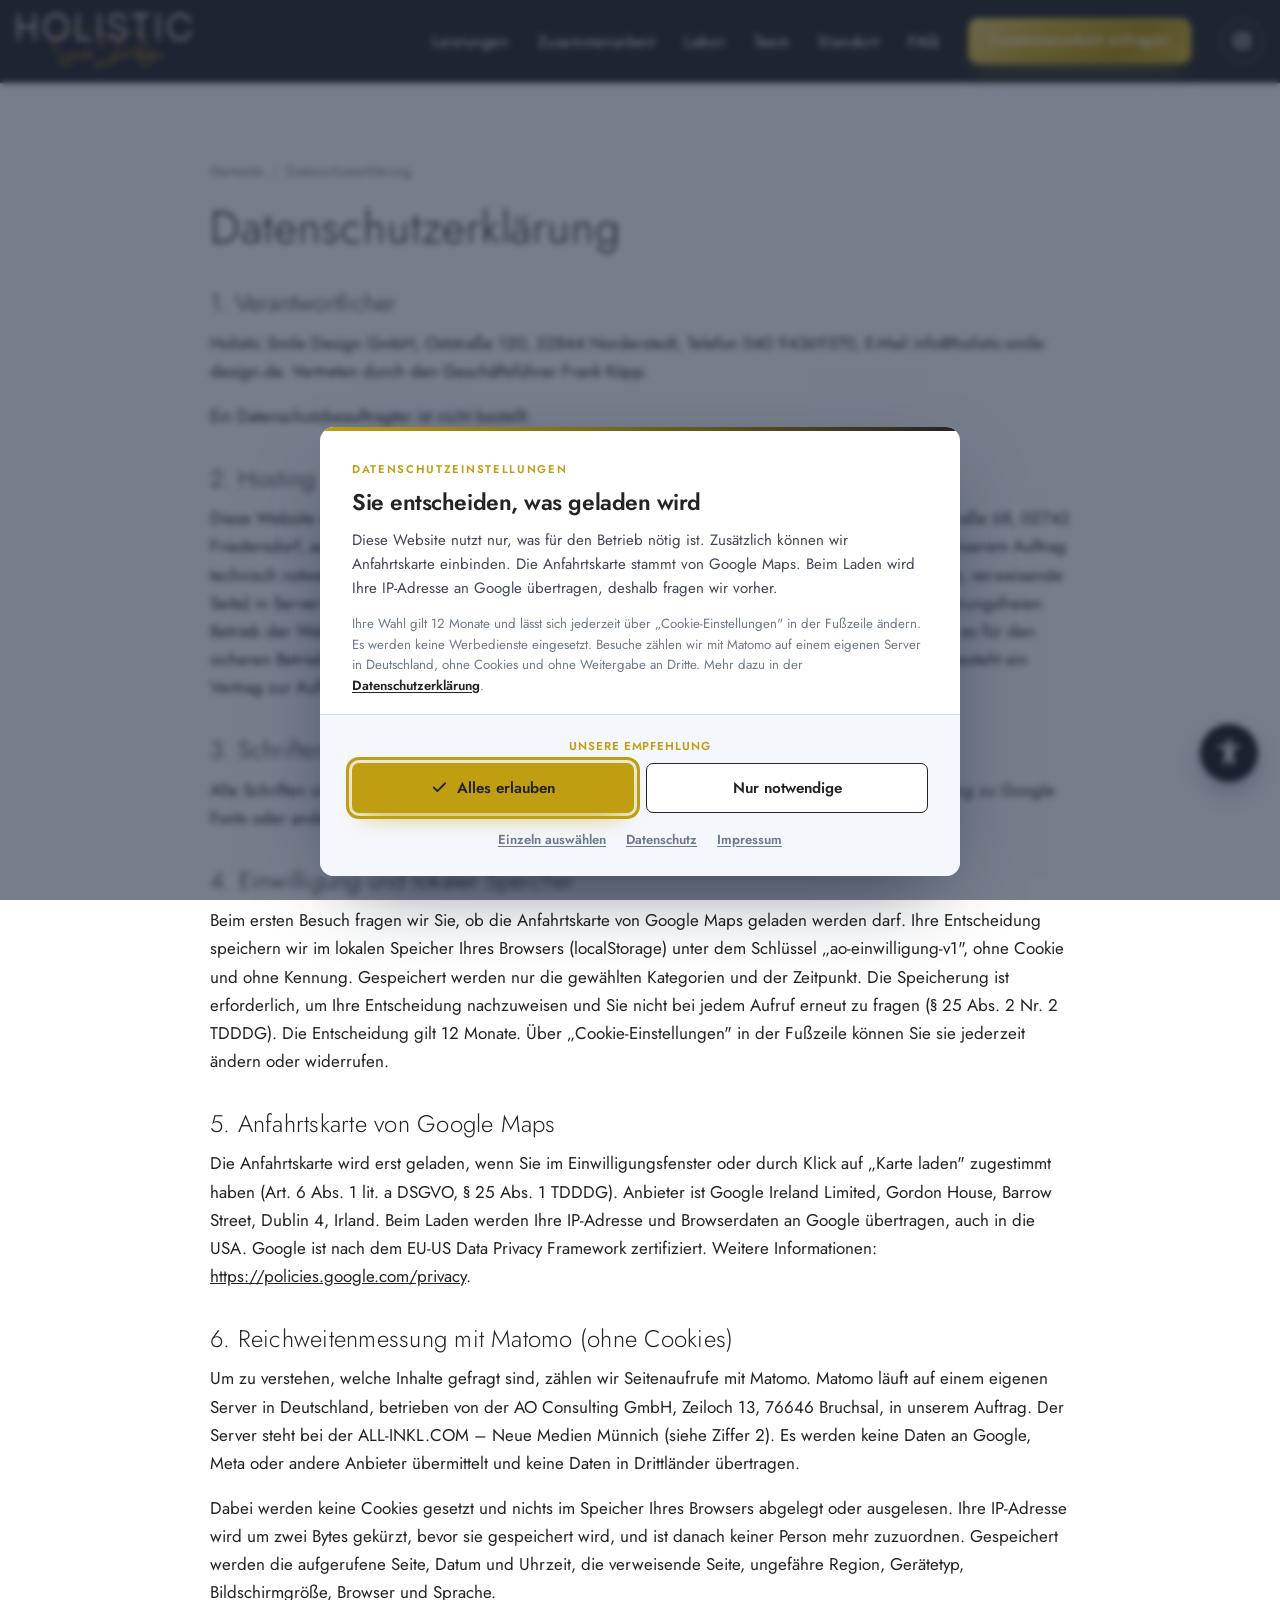
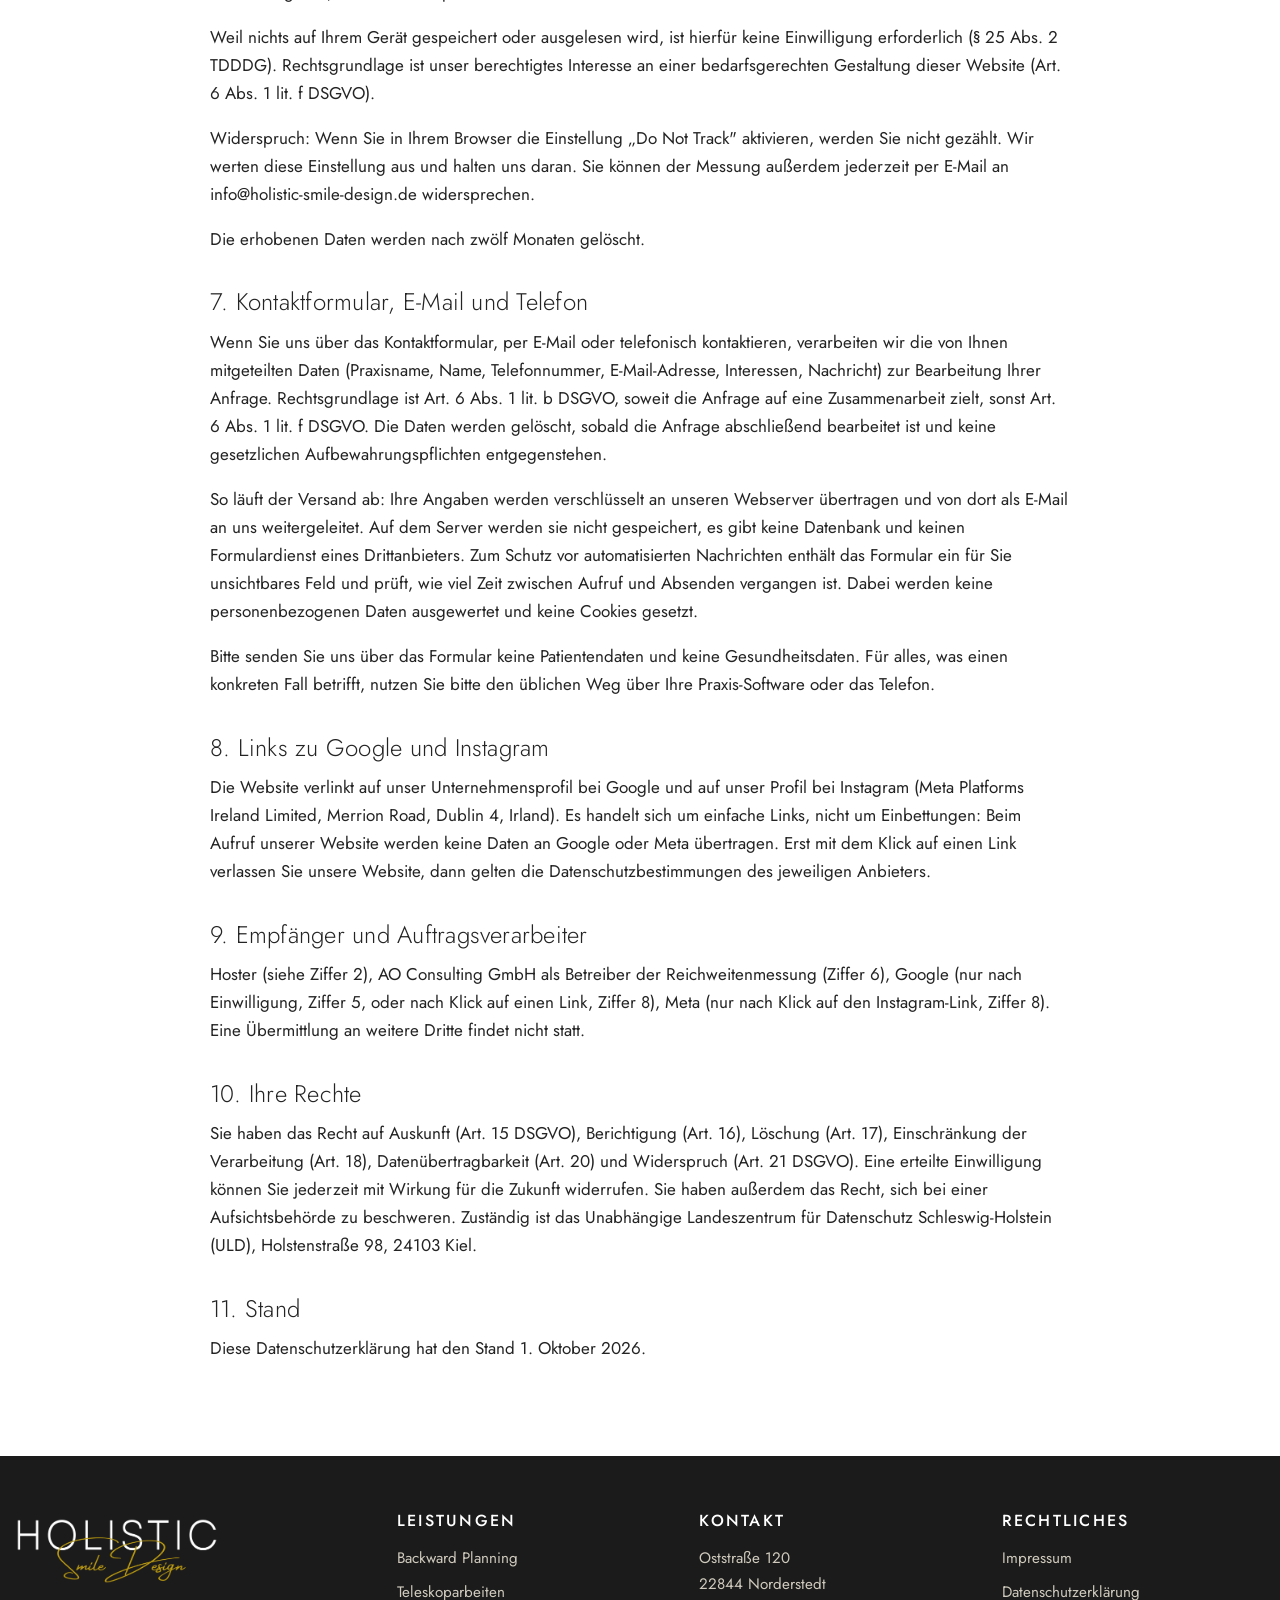
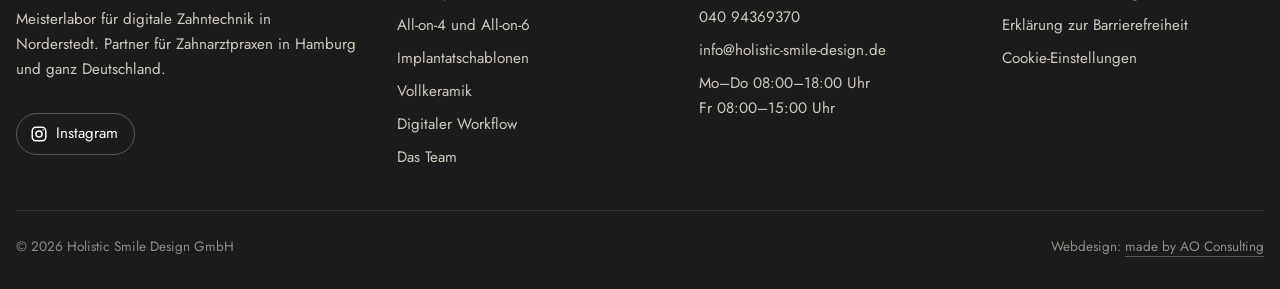
<file: website/datenschutz.html>
<!DOCTYPE html>
<html lang="de">
<head>
<meta charset="utf-8">
<meta name="viewport" content="width=device-width, initial-scale=1">
<title>Datenschutzerklärung | Holistic Smile Design, Dentallabor Norderstedt</title>
<meta name="description" content="Datenschutzerklärung der Holistic Smile Design GmbH, Dentallabor in Norderstedt.">
<link rel="canonical" href="https://holistic-smile-design.de/datenschutz.html">
<meta name="robots" content="noindex,follow">
<meta property="og:type" content="website">
<meta property="og:locale" content="de_DE">
<meta property="og:site_name" content="Holistic Smile Design">
<meta property="og:title" content="Datenschutzerklärung | Holistic Smile Design, Dentallabor Norderstedt">
<meta property="og:description" content="Datenschutzerklärung der Holistic Smile Design GmbH, Dentallabor in Norderstedt.">
<meta property="og:url" content="https://holistic-smile-design.de/datenschutz.html">
<meta name="theme-color" content="#242424">
<link rel="icon" href="img/favicon.svg?v=2" type="image/svg+xml">
<link rel="icon" href="img/favicon-32.png?v=2" sizes="32x32" type="image/png">
<link rel="apple-touch-icon" href="img/apple-touch-icon.png?v=2">
<link rel="preload" href="fonts/jost-latin-400-normal.woff2" as="font" type="font/woff2" crossorigin>
<link rel="preload" href="fonts/jost-latin-300-normal.woff2" as="font" type="font/woff2" crossorigin>
<link rel="stylesheet" href="assets/einwilligung.css?v=1">
<link rel="stylesheet" href="assets/barrierefreiheit.css?v=20261006">
<link rel="stylesheet" href="assets/stil.css?v=4">
<script>
window.AO_EINWILLIGUNG = {
  datenschutz: 'datenschutz.html',
  impressum: 'impressum.html',
  hinweis: 'Die Anfahrtskarte stammt von Google Maps. Beim Laden wird Ihre IP-Adresse an Google übertragen, deshalb fragen wir vorher.',
  kategorien: [
    {
      id: 'notwendig',
      name: 'Notwendig',
      kurz: 'Hält die Website funktionsfähig und speichert Ihre Entscheidung aus diesem Fenster. Ohne diese Funktionen lässt sich die Seite nicht sinnvoll anzeigen.',
      pflicht: true,
      dienste: [{
        name: 'Einwilligungsspeicher',
        anbieter: 'Holistic Smile Design GmbH, Oststraße 120, 22844 Norderstedt',
        zweck: 'Speichert, welchen Diensten Sie zugestimmt haben, damit Sie nicht bei jedem Aufruf erneut gefragt werden.',
        art: 'Lokaler Speicher im Browser, kein Cookie',
        dauer: '12 Monate'
      }]
    },
    {
      id: 'medien',
      name: 'Anfahrtskarte',
      kurz: 'Lädt die Anfahrtskarte von Google Maps. Erst dann wird Ihre IP-Adresse an Google übertragen.',
      dienste: [{
        name: 'Google Maps',
        anbieter: 'Google Ireland Limited, Gordon House, Barrow Street, Dublin 4, Irland',
        zweck: 'Zeigt den Standort des Labors in Norderstedt auf einer interaktiven Karte.',
        art: 'Einbettung per iframe, Übertragung der IP-Adresse, Cookies von Google möglich',
        dauer: 'Bis zu 6 Monate (Cookies von Google)'
      }]
    }
  ]
};
</script>

</head>
<body>
<a class="sprung" href="#inhalt">Zum Inhalt springen</a>
<a class="sprung" href="#kontakt">Zum Kontakt springen</a>
<header class="kopf">
  <div class="kopf-innen">
    <a class="logo" href="index.html#start" aria-label="Holistic Smile Design, zur Startseite">
      <picture><source srcset="img/logo-holistic-smile-design-dentallabor-norderstedt.webp" type="image/webp"><img src="img/logo-holistic-smile-design-dentallabor-norderstedt.png" alt="Holistic Smile Design Logo" width="1000" height="327" decoding="async"></picture>
    </a>
    <button class="burger" type="button" aria-expanded="false" aria-controls="hauptnav" aria-label="Menü öffnen">
      <span></span><span></span><span></span>
    </button>
    <nav class="nav" id="hauptnav" aria-label="Hauptnavigation">
      <ul>
        <li><a href="index.html#leistungen">Leistungen</a></li>
        <li><a href="index.html#ablauf">Zusammenarbeit</a></li>
        <li><a href="index.html#labor">Labor</a></li>
        <li><a href="team.html">Team</a></li>
        <li><a href="index.html#einzugsgebiet">Standort</a></li>
        <li><a href="index.html#faq">FAQ</a></li>
        <li><a class="btn btn-gold" href="index.html#kontakt">Zusammenarbeit anfragen</a></li>
        <li><a class="insta" href="https://www.instagram.com/holistic_smile_design/" rel="noopener" target="_blank" aria-label="Holistic Smile Design auf Instagram (öffnet in neuem Fenster)"><svg viewBox="0 0 24 24" fill="none" stroke="currentColor" stroke-width="2" aria-hidden="true"><rect x="3" y="3" width="18" height="18" rx="5"/><circle cx="12" cy="12" r="4"/><circle cx="17.5" cy="6.5" r="1" fill="currentColor" stroke="none"/></svg><span class="insta-text">Instagram</span></a></li>
      </ul>
    </nav>
  </div>
</header>
<main id="inhalt">

<div class="container rechts">
<nav class="brot" aria-label="Brotkrumen"><ol><li><a href="index.html">Startseite</a></li><li aria-current="page">Datenschutzerklärung</li></ol></nav>

<h1>Datenschutzerklärung</h1>

<h2>1. Verantwortlicher</h2>
<p>Holistic Smile Design GmbH, Oststraße 120, 22844 Norderstedt, Telefon 040 94369370, E-Mail info@holistic-smile-design.de. Vertreten durch den Geschäftsführer Frank Köpp.</p>
<p>Ein Datenschutzbeauftragter ist nicht bestellt.</p>
<h2>2. Hosting</h2>
<p>Diese Website wird bei der ALL-INKL.COM – Neue Medien Münnich, Inhaber René Münnich, Hauptstraße 68, 02742 Friedersdorf, auf Servern in Deutschland gehostet. Beim Aufruf der Website verarbeitet der Hoster in unserem Auftrag technisch notwendige Verbindungsdaten (IP-Adresse, Datum und Uhrzeit, aufgerufene Seite, Browsertyp, verweisende Seite) in Server-Logdateien. Rechtsgrundlage ist unser berechtigtes Interesse an einem sicheren und störungsfreien Betrieb der Website (Art. 6 Abs. 1 lit. f DSGVO). Die Logdateien werden nur so lange gespeichert, wie es für den sicheren Betrieb und die Abwehr von Angriffen erforderlich ist, und danach gelöscht. Mit dem Hoster besteht ein Vertrag zur Auftragsverarbeitung nach Art. 28 DSGVO.</p>
<h2>3. Schriften und Bilder</h2>
<p>Alle Schriften sind lokal auf unserem Server gespeichert. Beim Aufruf der Website wird keine Verbindung zu Google Fonts oder anderen Schriftanbietern aufgebaut.</p>
<h2>4. Einwilligung und lokaler Speicher</h2>
<p>Beim ersten Besuch fragen wir Sie, ob die Anfahrtskarte von Google Maps geladen werden darf. Ihre Entscheidung speichern wir im lokalen Speicher Ihres Browsers (localStorage) unter dem Schlüssel „ao-einwilligung-v1", ohne Cookie und ohne Kennung. Gespeichert werden nur die gewählten Kategorien und der Zeitpunkt. Die Speicherung ist erforderlich, um Ihre Entscheidung nachzuweisen und Sie nicht bei jedem Aufruf erneut zu fragen (§ 25 Abs. 2 Nr. 2 TDDDG). Die Entscheidung gilt 12 Monate. Über „Cookie-Einstellungen" in der Fußzeile können Sie sie jederzeit ändern oder widerrufen.</p>
<h2>5. Anfahrtskarte von Google Maps</h2>
<p>Die Anfahrtskarte wird erst geladen, wenn Sie im Einwilligungsfenster oder durch Klick auf „Karte laden" zugestimmt haben (Art. 6 Abs. 1 lit. a DSGVO, § 25 Abs. 1 TDDDG). Anbieter ist Google Ireland Limited, Gordon House, Barrow Street, Dublin 4, Irland. Beim Laden werden Ihre IP-Adresse und Browserdaten an Google übertragen, auch in die USA. Google ist nach dem EU-US Data Privacy Framework zertifiziert. Weitere Informationen: <a href="https://policies.google.com/privacy" rel="noopener">https://policies.google.com/privacy</a>.</p>
<h2>6. Reichweitenmessung mit Matomo (ohne Cookies)</h2>
<p>Um zu verstehen, welche Inhalte gefragt sind, zählen wir Seitenaufrufe mit Matomo. Matomo läuft auf einem eigenen Server in Deutschland, betrieben von der AO Consulting GmbH, Zeiloch 13, 76646 Bruchsal, in unserem Auftrag. Der Server steht bei der ALL-INKL.COM – Neue Medien Münnich (siehe Ziffer 2). Es werden keine Daten an Google, Meta oder andere Anbieter übermittelt und keine Daten in Drittländer übertragen.</p>
<p>Dabei werden keine Cookies gesetzt und nichts im Speicher Ihres Browsers abgelegt oder ausgelesen. Ihre IP-Adresse wird um zwei Bytes gekürzt, bevor sie gespeichert wird, und ist danach keiner Person mehr zuzuordnen. Gespeichert werden die aufgerufene Seite, Datum und Uhrzeit, die verweisende Seite, ungefähre Region, Gerätetyp, Bildschirmgröße, Browser und Sprache.</p>
<p>Weil nichts auf Ihrem Gerät gespeichert oder ausgelesen wird, ist hierfür keine Einwilligung erforderlich (§ 25 Abs. 2 TDDDG). Rechtsgrundlage ist unser berechtigtes Interesse an einer bedarfsgerechten Gestaltung dieser Website (Art. 6 Abs. 1 lit. f DSGVO).</p>
<p>Widerspruch: Wenn Sie in Ihrem Browser die Einstellung „Do Not Track" aktivieren, werden Sie nicht gezählt. Wir werten diese Einstellung aus und halten uns daran. Sie können der Messung außerdem jederzeit per E-Mail an info@holistic-smile-design.de widersprechen.</p>
<p>Die erhobenen Daten werden nach zwölf Monaten gelöscht.</p>
<h2>7. Kontaktformular, E-Mail und Telefon</h2>
<p>Wenn Sie uns über das Kontaktformular, per E-Mail oder telefonisch kontaktieren, verarbeiten wir die von Ihnen mitgeteilten Daten (Praxisname, Name, Telefonnummer, E-Mail-Adresse, Interessen, Nachricht) zur Bearbeitung Ihrer Anfrage. Rechtsgrundlage ist Art. 6 Abs. 1 lit. b DSGVO, soweit die Anfrage auf eine Zusammenarbeit zielt, sonst Art. 6 Abs. 1 lit. f DSGVO. Die Daten werden gelöscht, sobald die Anfrage abschließend bearbeitet ist und keine gesetzlichen Aufbewahrungspflichten entgegenstehen.</p>
<p>So läuft der Versand ab: Ihre Angaben werden verschlüsselt an unseren Webserver übertragen und von dort als E-Mail an uns weitergeleitet. Auf dem Server werden sie nicht gespeichert, es gibt keine Datenbank und keinen Formulardienst eines Drittanbieters. Zum Schutz vor automatisierten Nachrichten enthält das Formular ein für Sie unsichtbares Feld und prüft, wie viel Zeit zwischen Aufruf und Absenden vergangen ist. Dabei werden keine personenbezogenen Daten ausgewertet und keine Cookies gesetzt.</p>
<p>Bitte senden Sie uns über das Formular keine Patientendaten und keine Gesundheitsdaten. Für alles, was einen konkreten Fall betrifft, nutzen Sie bitte den üblichen Weg über Ihre Praxis-Software oder das Telefon.</p>
<h2>8. Links zu Google und Instagram</h2>
<p>Die Website verlinkt auf unser Unternehmensprofil bei Google und auf unser Profil bei Instagram (Meta Platforms Ireland Limited, Merrion Road, Dublin 4, Irland). Es handelt sich um einfache Links, nicht um Einbettungen: Beim Aufruf unserer Website werden keine Daten an Google oder Meta übertragen. Erst mit dem Klick auf einen Link verlassen Sie unsere Website, dann gelten die Datenschutzbestimmungen des jeweiligen Anbieters.</p>
<h2>9. Empfänger und Auftragsverarbeiter</h2>
<p>Hoster (siehe Ziffer 2), AO Consulting GmbH als Betreiber der Reichweitenmessung (Ziffer 6), Google (nur nach Einwilligung, Ziffer 5, oder nach Klick auf einen Link, Ziffer 8), Meta (nur nach Klick auf den Instagram-Link, Ziffer 8). Eine Übermittlung an weitere Dritte findet nicht statt.</p>
<h2>10. Ihre Rechte</h2>
<p>Sie haben das Recht auf Auskunft (Art. 15 DSGVO), Berichtigung (Art. 16), Löschung (Art. 17), Einschränkung der Verarbeitung (Art. 18), Datenübertragbarkeit (Art. 20) und Widerspruch (Art. 21 DSGVO). Eine erteilte Einwilligung können Sie jederzeit mit Wirkung für die Zukunft widerrufen. Sie haben außerdem das Recht, sich bei einer Aufsichtsbehörde zu beschweren. Zuständig ist das Unabhängige Landeszentrum für Datenschutz Schleswig-Holstein (ULD), Holstenstraße 98, 24103 Kiel.</p>
<h2>11. Stand</h2>
<p>Diese Datenschutzerklärung hat den Stand 1. Oktober 2026.</p>

</div>
</main>
<footer>
  <div class="container">
    <div class="fuss">
      <div>
        <a class="logo" href="index.html#start" aria-label="Holistic Smile Design, nach oben">
          <picture><source srcset="img/logo-holistic-smile-design-dentallabor-norderstedt.webp" type="image/webp"><img src="img/logo-holistic-smile-design-dentallabor-norderstedt.png" alt="Holistic Smile Design Logo" width="1000" height="327" loading="lazy" decoding="async"></picture>
        </a>
        <p>Meisterlabor für digitale Zahntechnik in Norderstedt. Partner für Zahnarztpraxen in Hamburg und ganz Deutschland.</p>
        <a class="sozial" href="https://www.instagram.com/holistic_smile_design/" rel="noopener" target="_blank"><svg viewBox="0 0 24 24" fill="none" stroke="currentColor" stroke-width="2" aria-hidden="true"><rect x="3" y="3" width="18" height="18" rx="5"/><circle cx="12" cy="12" r="4"/><circle cx="17.5" cy="6.5" r="1" fill="currentColor" stroke="none"/></svg>Instagram</a>
      </div>
      <div>
        <h3>Leistungen</h3>
        <ul>
          <li><a href="backward-planning-norderstedt.html">Backward Planning</a></li>
          <li><a href="teleskoparbeiten-norderstedt.html">Teleskoparbeiten</a></li>
          <li><a href="all-on-4-all-on-6-norderstedt.html">All-on-4 und All-on-6</a></li>
          <li><a href="implantatschablonen-stackable-guides-norderstedt.html">Implantatschablonen</a></li>
          <li><a href="vollkeramik-norderstedt.html">Vollkeramik</a></li>
          <li><a href="digitaler-workflow-dentallabor-norderstedt.html">Digitaler Workflow</a></li>
          <li><a href="team.html">Das Team</a></li>
        </ul>
      </div>
      <div>
        <h3>Kontakt</h3>
        <ul>
          <li>Oststraße 120<br>22844 Norderstedt</li>
          <li><a href="tel:+494094369370">040 94369370</a></li>
          <li><a href="mailto:info@holistic-smile-design.de">info@holistic-smile-design.de</a></li>
          <li>Mo–Do 08:00–18:00 Uhr<br>Fr 08:00–15:00 Uhr</li>
        </ul>
      </div>
      <div>
        <h3>Rechtliches</h3>
        <ul>
          <li><a href="impressum.html">Impressum</a></li>
          <li><a href="datenschutz.html">Datenschutzerklärung</a></li>
          <li><a href="barrierefreiheit.html">Erklärung zur Barrierefreiheit</a></li>
          <li><button type="button" class="ein-ausloeser" data-einwilligung-oeffnen>Cookie-Einstellungen</button></li>
        </ul>
      </div>
    </div>
    <div class="fuss-unten">
      <span>© <span id="jahr">2026</span> Holistic Smile Design GmbH</span>
      <span>Webdesign: <a href="https://ao-consult.de" rel="noopener" target="_blank">made by AO Consulting</a></span>
    </div>
  </div>
</footer>
<script src="assets/einwilligung.js?v=2" defer></script>
<script src="assets/barrierefreiheit.js?v=1" defer></script>
<script src="assets/skript.js?v=2" defer></script>
<script src="assets/statistik.js?v=1" defer></script>
</body>
</html>
</file>
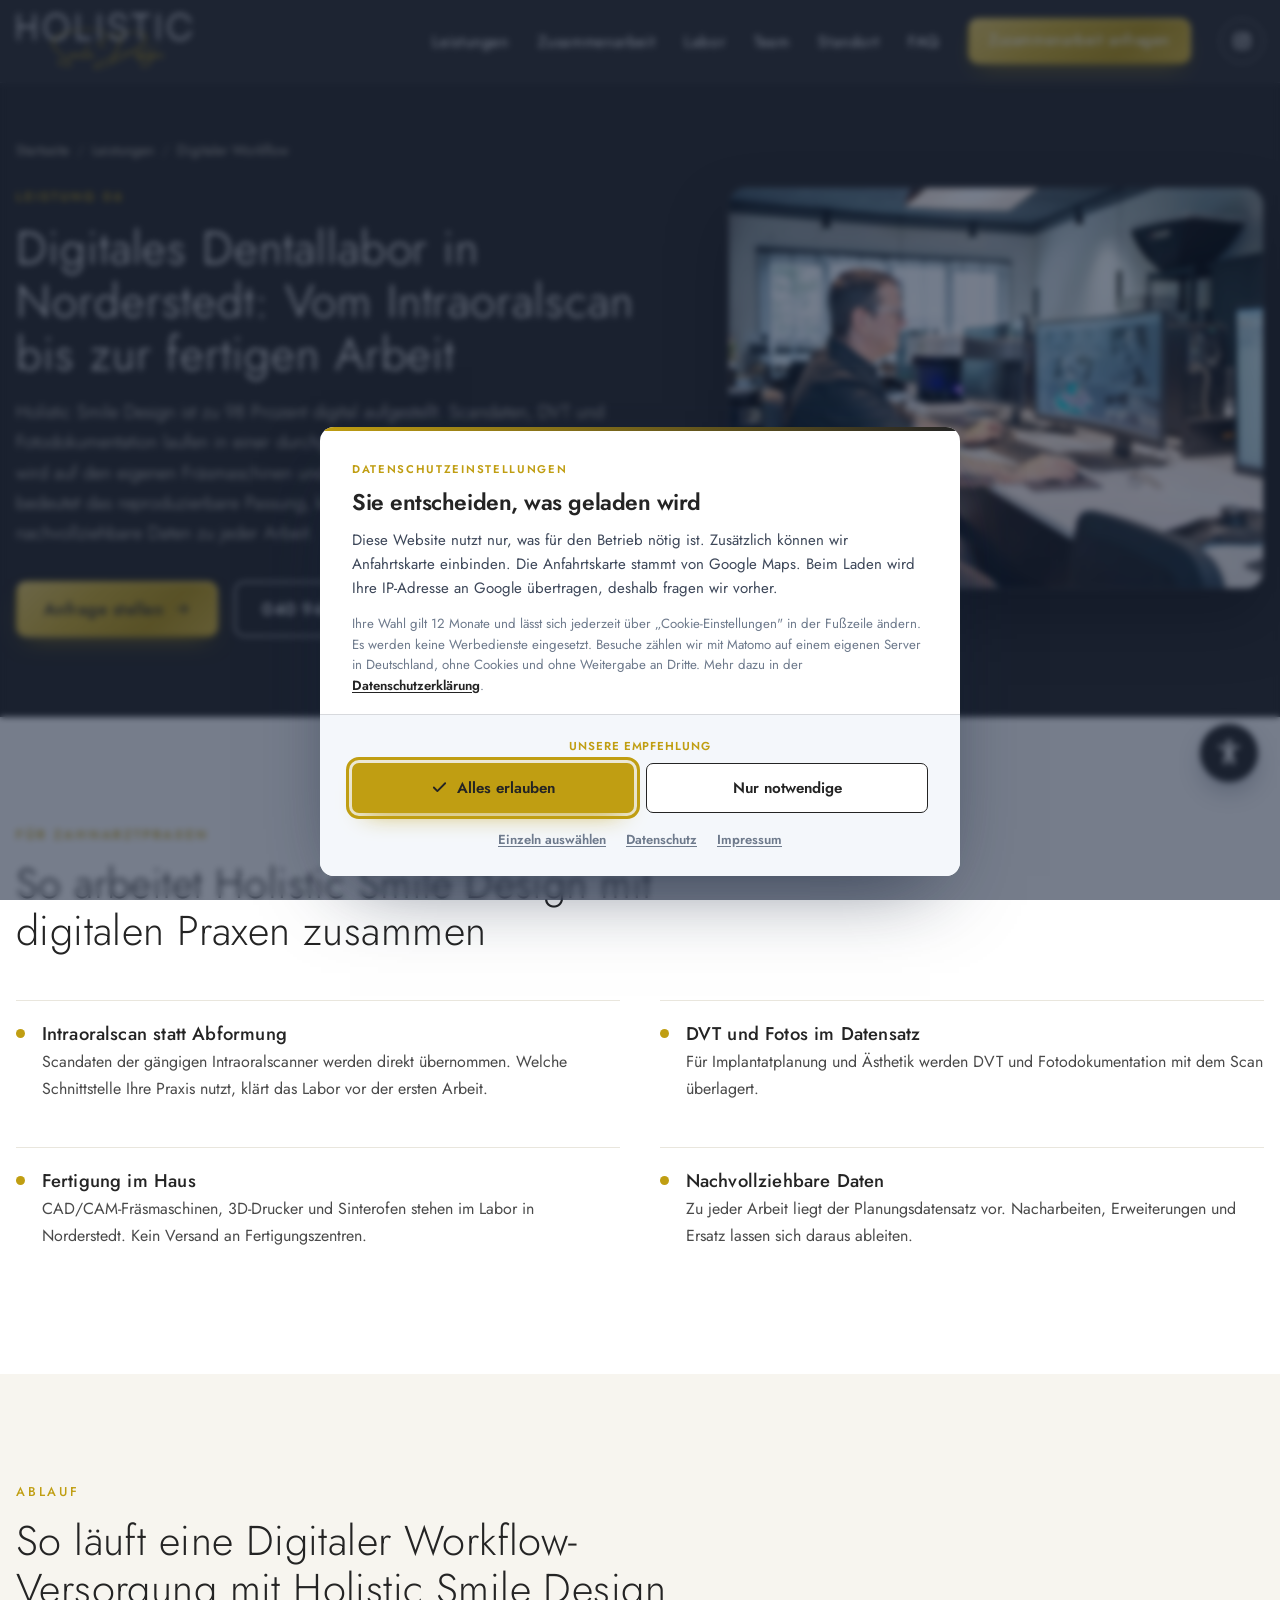
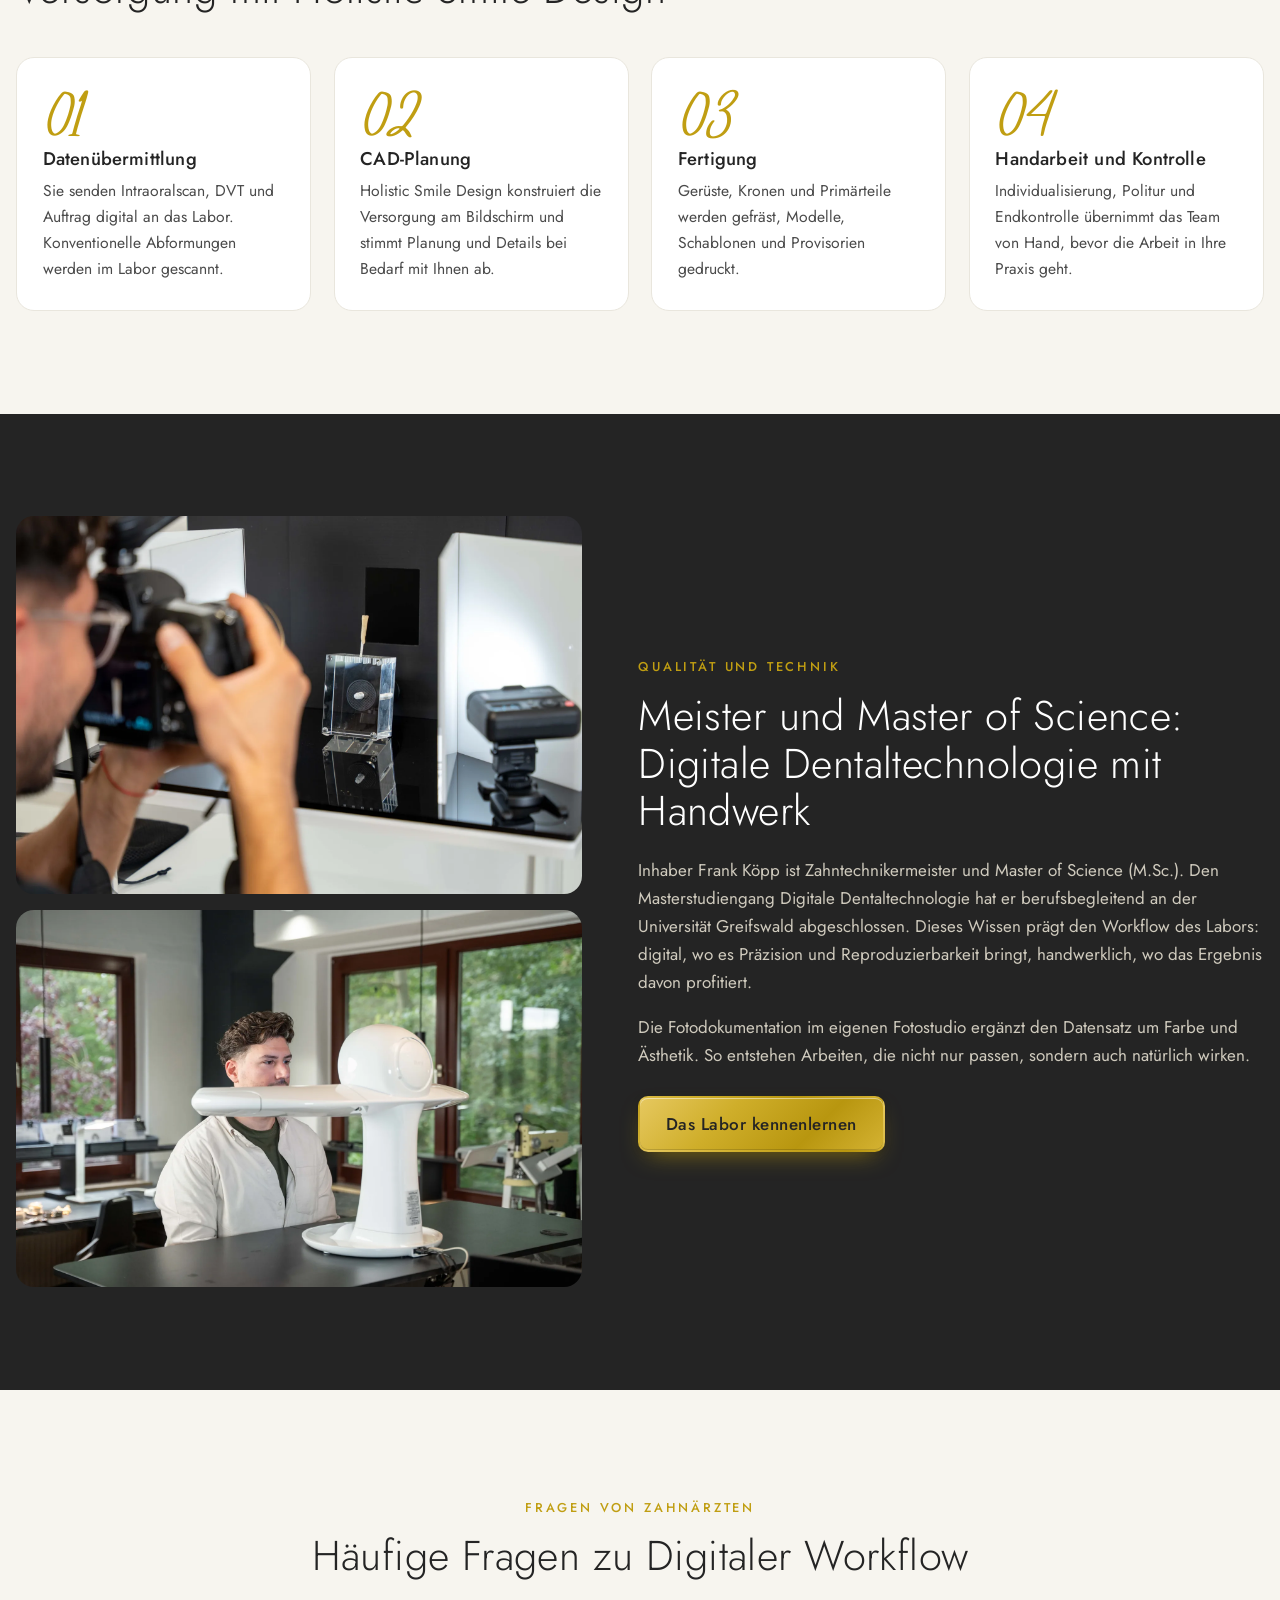
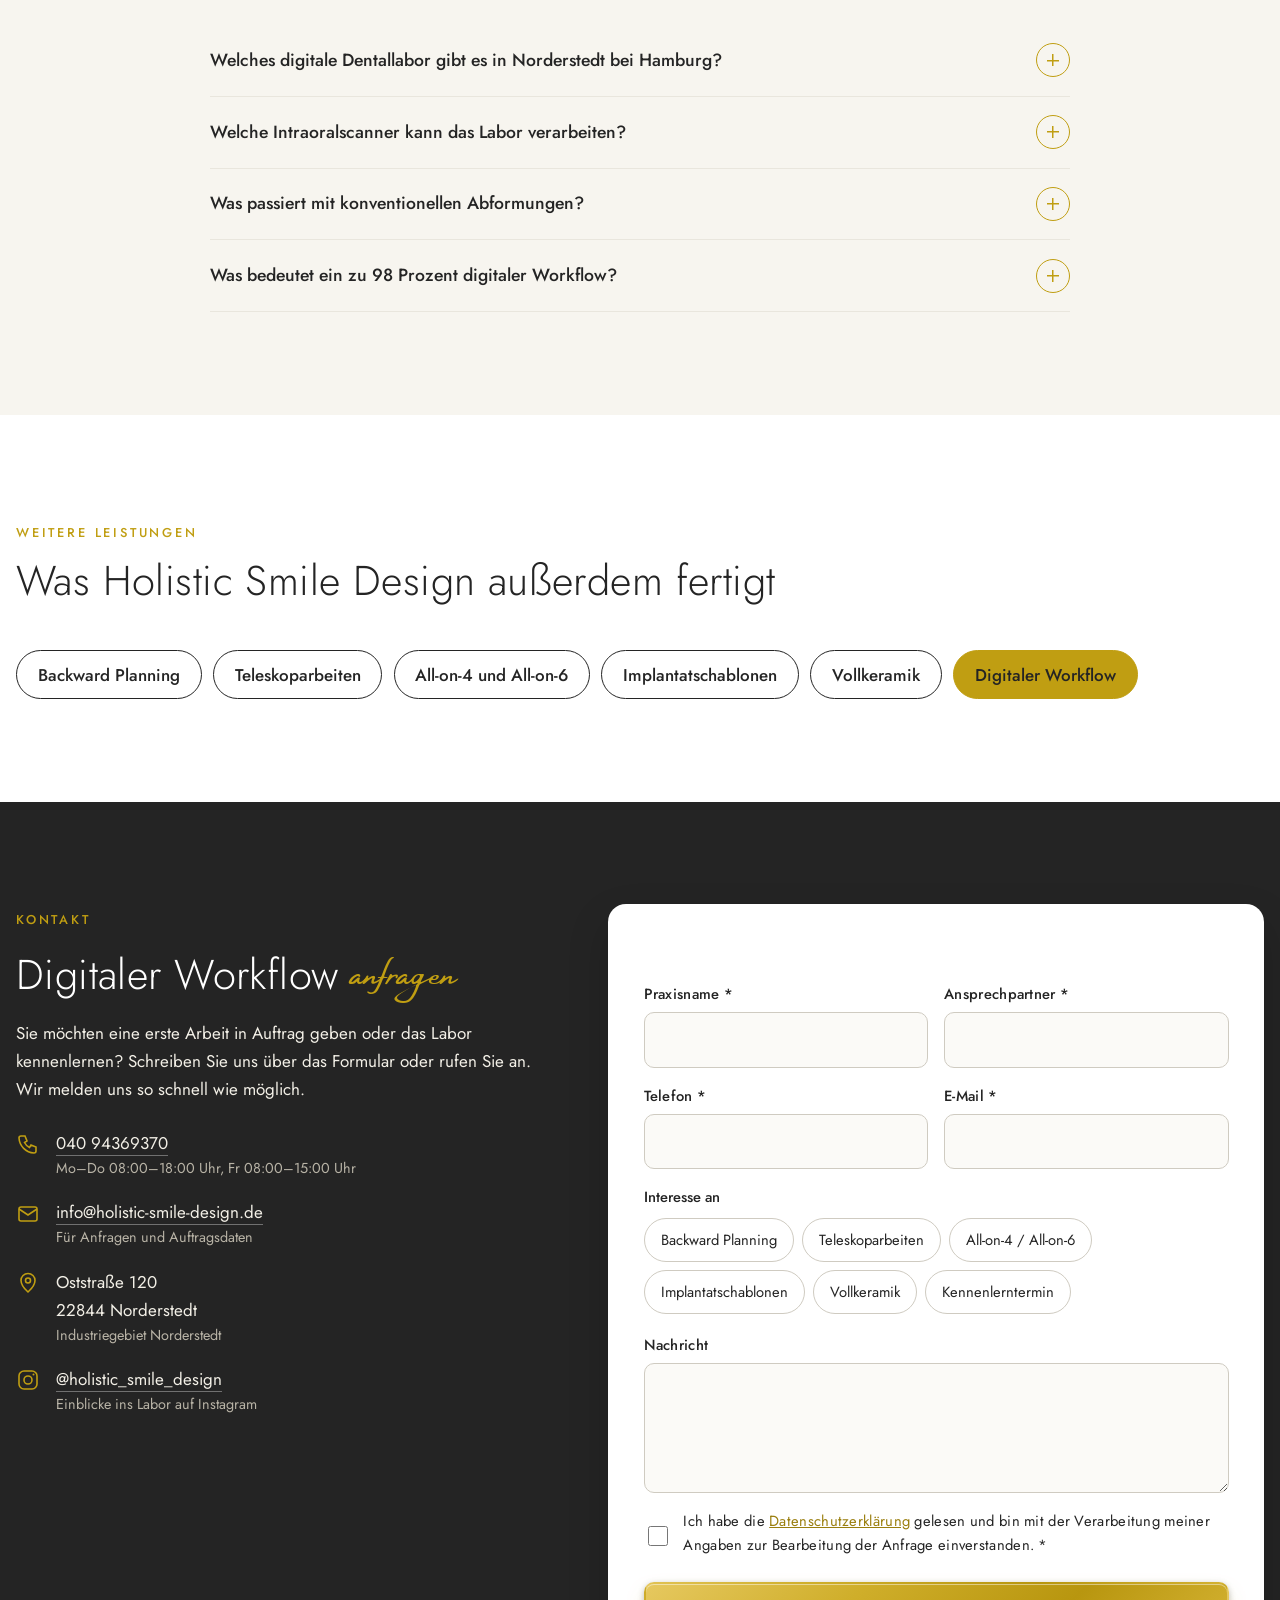
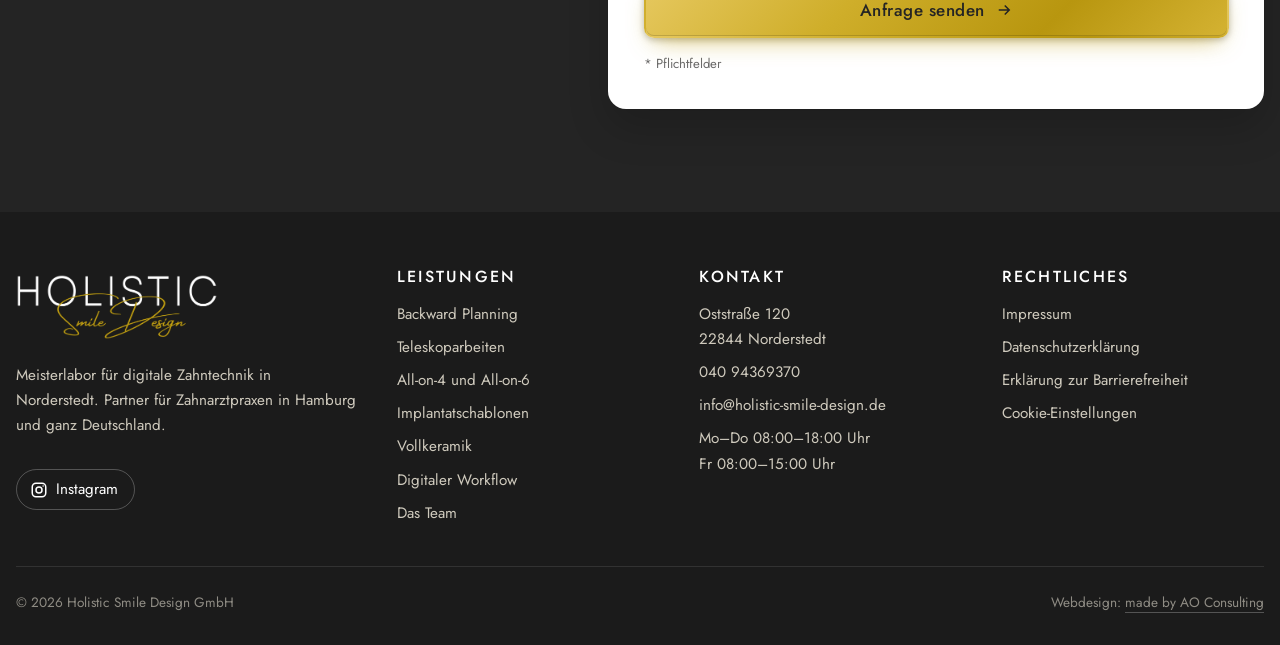
<file: website/digitaler-workflow-dentallabor-norderstedt.html>
<!DOCTYPE html>
<html lang="de">
<head>
<meta charset="utf-8">
<meta name="viewport" content="width=device-width, initial-scale=1">
<title>Digitales Dentallabor Norderstedt | Intraoralscan, CAD/CAM und 3D-Druck</title>
<meta name="description" content="Holistic Smile Design arbeitet zu 98 Prozent digital: Intraoralscan, DVT, CAD-Planung, CAD/CAM-Fräsen und 3D-Druck im eigenen Haus. Digitales Dentallabor für Zahnarztpraxen in Norderstedt und Hamburg.">
<link rel="canonical" href="https://holistic-smile-design.de/digitaler-workflow-dentallabor-norderstedt.html">
<meta name="robots" content="index,follow">
<meta property="og:type" content="website">
<meta property="og:locale" content="de_DE">
<meta property="og:site_name" content="Holistic Smile Design">
<meta property="og:title" content="Digitales Dentallabor Norderstedt | Intraoralscan, CAD/CAM und 3D-Druck">
<meta property="og:description" content="Holistic Smile Design arbeitet zu 98 Prozent digital: Intraoralscan, DVT, CAD-Planung, CAD/CAM-Fräsen und 3D-Druck im eigenen Haus. Digitales Dentallabor für Zahnarztpraxen in Norderstedt und Hamburg.">
<meta property="og:url" content="https://holistic-smile-design.de/digitaler-workflow-dentallabor-norderstedt.html">
<meta name="theme-color" content="#242424">
<link rel="icon" href="img/favicon.svg?v=2" type="image/svg+xml">
<link rel="icon" href="img/favicon-32.png?v=2" sizes="32x32" type="image/png">
<link rel="apple-touch-icon" href="img/apple-touch-icon.png?v=2">
<link rel="preload" href="fonts/jost-latin-400-normal.woff2" as="font" type="font/woff2" crossorigin>
<link rel="preload" href="fonts/jost-latin-300-normal.woff2" as="font" type="font/woff2" crossorigin>
<link rel="stylesheet" href="assets/einwilligung.css?v=1">
<link rel="stylesheet" href="assets/barrierefreiheit.css?v=20261006">
<link rel="stylesheet" href="assets/stil.css?v=4">
<script>
window.AO_EINWILLIGUNG = {
  datenschutz: 'datenschutz.html',
  impressum: 'impressum.html',
  hinweis: 'Die Anfahrtskarte stammt von Google Maps. Beim Laden wird Ihre IP-Adresse an Google übertragen, deshalb fragen wir vorher.',
  kategorien: [
    {
      id: 'notwendig',
      name: 'Notwendig',
      kurz: 'Hält die Website funktionsfähig und speichert Ihre Entscheidung aus diesem Fenster. Ohne diese Funktionen lässt sich die Seite nicht sinnvoll anzeigen.',
      pflicht: true,
      dienste: [{
        name: 'Einwilligungsspeicher',
        anbieter: 'Holistic Smile Design GmbH, Oststraße 120, 22844 Norderstedt',
        zweck: 'Speichert, welchen Diensten Sie zugestimmt haben, damit Sie nicht bei jedem Aufruf erneut gefragt werden.',
        art: 'Lokaler Speicher im Browser, kein Cookie',
        dauer: '12 Monate'
      }]
    },
    {
      id: 'medien',
      name: 'Anfahrtskarte',
      kurz: 'Lädt die Anfahrtskarte von Google Maps. Erst dann wird Ihre IP-Adresse an Google übertragen.',
      dienste: [{
        name: 'Google Maps',
        anbieter: 'Google Ireland Limited, Gordon House, Barrow Street, Dublin 4, Irland',
        zweck: 'Zeigt den Standort des Labors in Norderstedt auf einer interaktiven Karte.',
        art: 'Einbettung per iframe, Übertragung der IP-Adresse, Cookies von Google möglich',
        dauer: 'Bis zu 6 Monate (Cookies von Google)'
      }]
    }
  ]
};
</script>
<script type="application/ld+json">
{
 "@context": "https://schema.org",
 "@graph": [
  {
   "@type": "Service",
   "@id": "https://holistic-smile-design.de/digitaler-workflow-dentallabor-norderstedt.html#service",
   "name": "Digitaler Workflow",
   "serviceType": "Digitaler Workflow",
   "description": "Holistic Smile Design arbeitet zu 98 Prozent digital: Intraoralscan, DVT, CAD-Planung, CAD/CAM-Fräsen und 3D-Druck im eigenen Haus. Digitales Dentallabor für Zahnarztpraxen in Norderstedt und Hamburg.",
   "provider": {
    "@id": "https://holistic-smile-design.de/#labor"
   },
   "areaServed": [
    {
     "@type": "Country",
     "name": "Deutschland"
    },
    {
     "@type": "City",
     "name": "Norderstedt"
    },
    {
     "@type": "City",
     "name": "Hamburg"
    }
   ],
   "url": "https://holistic-smile-design.de/digitaler-workflow-dentallabor-norderstedt.html"
  },
  {
   "@type": "BreadcrumbList",
   "itemListElement": [
    {
     "@type": "ListItem",
     "position": 1,
     "name": "Startseite",
     "item": "https://holistic-smile-design.de/"
    },
    {
     "@type": "ListItem",
     "position": 2,
     "name": "Leistungen",
     "item": "https://holistic-smile-design.de/#leistungen"
    },
    {
     "@type": "ListItem",
     "position": 3,
     "name": "Digitaler Workflow",
     "item": "https://holistic-smile-design.de/digitaler-workflow-dentallabor-norderstedt.html"
    }
   ]
  },
  {
   "@type": "FAQPage",
   "mainEntity": [
    {
     "@type": "Question",
     "name": "Welches digitale Dentallabor gibt es in Norderstedt bei Hamburg?",
     "acceptedAnswer": {
      "@type": "Answer",
      "text": "Holistic Smile Design in der Oststraße 120, 22844 Norderstedt, ist ein zu 98 Prozent digital aufgestelltes Meisterlabor mit CAD/CAM-Fräsmaschinen und 3D-Druckern im eigenen Haus. Es beliefert Zahnarztpraxen in Norderstedt, Hamburg und ganz Deutschland. Erreichbar montags bis donnerstags von 8 bis 18 Uhr und freitags von 8 bis 15 Uhr unter 040 94369370."
     }
    },
    {
     "@type": "Question",
     "name": "Welche Intraoralscanner kann das Labor verarbeiten?",
     "acceptedAnswer": {
      "@type": "Answer",
      "text": "Holistic Smile Design übernimmt Scandaten der gängigen Intraoralscanner. Welche Schnittstelle oder welches Datenformat Ihre Praxis nutzt, klärt das Labor vor der ersten Zusammenarbeit."
     }
    },
    {
     "@type": "Question",
     "name": "Was passiert mit konventionellen Abformungen?",
     "acceptedAnswer": {
      "@type": "Answer",
      "text": "Abformungen werden per Post oder Kurier ins Labor geschickt, dort gescannt und in den digitalen Workflow übernommen. Praxen ohne Intraoralscanner können so mit Holistic Smile Design zusammenarbeiten."
     }
    },
    {
     "@type": "Question",
     "name": "Was bedeutet ein zu 98 Prozent digitaler Workflow?",
     "acceptedAnswer": {
      "@type": "Answer",
      "text": "Bei Holistic Smile Design werden Planung, Konstruktion und Fertigung fast vollständig am Rechner und mit CAD/CAM-Maschinen und 3D-Druckern umgesetzt. Manuelle Schritte bleiben dort, wo sie das Ergebnis verbessern, etwa bei der Individualisierung von Keramik und der Endkontrolle."
     }
    }
   ]
  }
 ]
}
</script>
</head>
<body>
<a class="sprung" href="#inhalt">Zum Inhalt springen</a>
<a class="sprung" href="#kontakt">Zum Kontakt springen</a>
<header class="kopf">
  <div class="kopf-innen">
    <a class="logo" href="index.html#start" aria-label="Holistic Smile Design, zur Startseite">
      <picture><source srcset="img/logo-holistic-smile-design-dentallabor-norderstedt.webp" type="image/webp"><img src="img/logo-holistic-smile-design-dentallabor-norderstedt.png" alt="Holistic Smile Design Logo" width="1000" height="327" decoding="async"></picture>
    </a>
    <button class="burger" type="button" aria-expanded="false" aria-controls="hauptnav" aria-label="Menü öffnen">
      <span></span><span></span><span></span>
    </button>
    <nav class="nav" id="hauptnav" aria-label="Hauptnavigation">
      <ul>
        <li><a href="index.html#leistungen">Leistungen</a></li>
        <li><a href="index.html#ablauf">Zusammenarbeit</a></li>
        <li><a href="index.html#labor">Labor</a></li>
        <li><a href="team.html">Team</a></li>
        <li><a href="index.html#einzugsgebiet">Standort</a></li>
        <li><a href="index.html#faq">FAQ</a></li>
        <li><a class="btn btn-gold" href="index.html#kontakt">Zusammenarbeit anfragen</a></li>
        <li><a class="insta" href="https://www.instagram.com/holistic_smile_design/" rel="noopener" target="_blank" aria-label="Holistic Smile Design auf Instagram (öffnet in neuem Fenster)"><svg viewBox="0 0 24 24" fill="none" stroke="currentColor" stroke-width="2" aria-hidden="true"><rect x="3" y="3" width="18" height="18" rx="5"/><circle cx="12" cy="12" r="4"/><circle cx="17.5" cy="6.5" r="1" fill="currentColor" stroke="none"/></svg><span class="insta-text">Instagram</span></a></li>
      </ul>
    </nav>
  </div>
</header>
<main id="inhalt">

<section class="uhero" aria-labelledby="h1">
  <div class="container uhero-innen">
    <div>
      <nav class="brot" aria-label="Brotkrumen"><ol><li><a href="index.html">Startseite</a></li><li><a href="index.html#leistungen">Leistungen</a></li><li aria-current="page">Digitaler Workflow</li></ol></nav>
      <span class="kicker">Leistung 06</span>
      <h1 id="h1">Digitales Dentallabor in Norderstedt: Vom Intraoralscan bis zur fertigen Arbeit</h1>
      <p class="lead">Holistic Smile Design ist zu 98 Prozent digital aufgestellt. Scandaten, DVT und Fotodokumentation laufen in einer durchgängigen CAD-Planung zusammen, gefertigt wird auf den eigenen Fräsmaschinen und im 3D-Drucker. Für Zahnarztpraxen bedeutet das reproduzierbare Passung, kurze Abstimmungswege und nachvollziehbare Daten zu jeder Arbeit.</p>
      <div class="hero-cta">
        <a class="btn btn-gold" href="#kontakt">Anfrage stellen
          <svg viewBox="0 0 24 24" fill="none" stroke="currentColor" stroke-width="2" aria-hidden="true"><path d="M5 12h14M13 6l6 6-6 6"/></svg></a>
        <a class="btn btn-hell" href="tel:+494094369370">040 94369370</a>
      </div>
    </div>
    <div class="uhero-bild"><picture>
  <source srcset="img/zahntechnikermeister-cad-arbeitsplatz-norderstedt.webp" type="image/webp">
  <img src="img/zahntechnikermeister-cad-arbeitsplatz-norderstedt.jpg" alt="Zahntechnikermeister Frank Köpp am CAD-Arbeitsplatz im digitalen Dentallabor Norderstedt" width="1800" height="1200" fetchpriority="high" decoding="async">
</picture></div>
  </div>
</section>

<section class="sektion" aria-labelledby="h-fuer">
  <div class="container">
    <div class="kopfzeile">
      <span class="kicker">Für Zahnarztpraxen</span>
      <h2 id="h-fuer">So arbeitet Holistic Smile Design mit digitalen Praxen zusammen</h2>
    </div>
    <ul class="punkte"><li><h3>Intraoralscan statt Abformung</h3><p>Scandaten der gängigen Intraoralscanner werden direkt übernommen. Welche Schnittstelle Ihre Praxis nutzt, klärt das Labor vor der ersten Arbeit.</p></li><li><h3>DVT und Fotos im Datensatz</h3><p>Für Implantatplanung und Ästhetik werden DVT und Fotodokumentation mit dem Scan überlagert.</p></li><li><h3>Fertigung im Haus</h3><p>CAD/CAM-Fräsmaschinen, 3D-Drucker und Sinterofen stehen im Labor in Norderstedt. Kein Versand an Fertigungszentren.</p></li><li><h3>Nachvollziehbare Daten</h3><p>Zu jeder Arbeit liegt der Planungsdatensatz vor. Nacharbeiten, Erweiterungen und Ersatz lassen sich daraus ableiten.</p></li></ul>
  </div>
</section>

<section class="sektion creme" aria-labelledby="h-ablauf">
  <div class="container">
    <div class="kopfzeile">
      <span class="kicker">Ablauf</span>
      <h2 id="h-ablauf">So läuft eine Digitaler Workflow-Versorgung mit Holistic Smile Design</h2>
    </div>
    <ol class="schritte" style="list-style:none;padding:0;margin:0"><li class="schritt"><h3>Datenübermittlung</h3><p>Sie senden Intraoralscan, DVT und Auftrag digital an das Labor. Konventionelle Abformungen werden im Labor gescannt.</p></li><li class="schritt"><h3>CAD-Planung</h3><p>Holistic Smile Design konstruiert die Versorgung am Bildschirm und stimmt Planung und Details bei Bedarf mit Ihnen ab.</p></li><li class="schritt"><h3>Fertigung</h3><p>Gerüste, Kronen und Primärteile werden gefräst, Modelle, Schablonen und Provisorien gedruckt.</p></li><li class="schritt"><h3>Handarbeit und Kontrolle</h3><p>Individualisierung, Politur und Endkontrolle übernimmt das Team von Hand, bevor die Arbeit in Ihre Praxis geht.</p></li></ol>
  </div>
</section>


<section class="sektion dunkel" aria-labelledby="h-technik">
  <div class="container utechnik">
    <div class="utechnik-bilder">
      <picture>
  <source srcset="img/fotodokumentation-zahnfarbe-dentallabor-norderstedt.webp" type="image/webp">
  <img src="img/fotodokumentation-zahnfarbe-dentallabor-norderstedt.jpg" alt="Fotodokumentation einer zahntechnischen Arbeit im Fotostudio des Labors" width="1800" height="1200" loading="lazy" decoding="async">
</picture>
      <picture>
  <source srcset="img/intraoralscanner-digitaler-workflow-dentallabor-norderstedt.webp" type="image/webp">
  <img src="img/intraoralscanner-digitaler-workflow-dentallabor-norderstedt.jpg" alt="Gesichtsscanner im digitalen Dentallabor Holistic Smile Design in Norderstedt" width="1800" height="1200" loading="lazy" decoding="async">
</picture>
    </div>
    <div>
      <span class="kicker">Qualität und Technik</span>
      <h2 id="h-technik">Meister und Master of Science: Digitale Dentaltechnologie mit Handwerk</h2>
      <p>Inhaber Frank Köpp ist Zahntechnikermeister und Master of Science (M.Sc.). Den Masterstudiengang Digitale Dentaltechnologie hat er berufsbegleitend an der Universität Greifswald abgeschlossen. Dieses Wissen prägt den Workflow des Labors: digital, wo es Präzision und Reproduzierbarkeit bringt, handwerklich, wo das Ergebnis davon profitiert.</p>
      <p>Die Fotodokumentation im eigenen Fotostudio ergänzt den Datensatz um Farbe und Ästhetik. So entstehen Arbeiten, die nicht nur passen, sondern auch natürlich wirken.</p>
      <a class="btn btn-gold" href="index.html#labor" style="margin-top:.6rem">Das Labor kennenlernen</a>
    </div>
  </div>
</section>

<section class="sektion creme" id="faq" aria-labelledby="h-faq">
  <div class="container">
    <div class="kopfzeile" style="margin-inline:auto;text-align:center">
      <span class="kicker">Fragen von Zahnärzten</span>
      <h2 id="h-faq">Häufige Fragen zu Digitaler Workflow</h2>
    </div>
    <div class="faq"><details><summary><h3 class="faq__q">Welches digitale Dentallabor gibt es in Norderstedt bei Hamburg?</h3></summary><p>Holistic Smile Design in der Oststraße 120, 22844 Norderstedt, ist ein zu 98 Prozent digital aufgestelltes Meisterlabor mit CAD/CAM-Fräsmaschinen und 3D-Druckern im eigenen Haus. Es beliefert Zahnarztpraxen in Norderstedt, Hamburg und ganz Deutschland. Erreichbar montags bis donnerstags von 8 bis 18 Uhr und freitags von 8 bis 15 Uhr unter 040 94369370.</p></details><details><summary><h3 class="faq__q">Welche Intraoralscanner kann das Labor verarbeiten?</h3></summary><p>Holistic Smile Design übernimmt Scandaten der gängigen Intraoralscanner. Welche Schnittstelle oder welches Datenformat Ihre Praxis nutzt, klärt das Labor vor der ersten Zusammenarbeit.</p></details><details><summary><h3 class="faq__q">Was passiert mit konventionellen Abformungen?</h3></summary><p>Abformungen werden per Post oder Kurier ins Labor geschickt, dort gescannt und in den digitalen Workflow übernommen. Praxen ohne Intraoralscanner können so mit Holistic Smile Design zusammenarbeiten.</p></details><details><summary><h3 class="faq__q">Was bedeutet ein zu 98 Prozent digitaler Workflow?</h3></summary><p>Bei Holistic Smile Design werden Planung, Konstruktion und Fertigung fast vollständig am Rechner und mit CAD/CAM-Maschinen und 3D-Druckern umgesetzt. Manuelle Schritte bleiben dort, wo sie das Ergebnis verbessern, etwa bei der Individualisierung von Keramik und der Endkontrolle.</p></details></div>
  </div>
</section>

<section class="sektion" aria-labelledby="h-weitere">
  <div class="container">
    <div class="kopfzeile">
      <span class="kicker">Weitere Leistungen</span>
      <h2 id="h-weitere">Was Holistic Smile Design außerdem fertigt</h2>
    </div>
    <nav class="lnav" aria-label="Weitere Leistungen"><ul><li><a href="backward-planning-norderstedt.html">Backward Planning</a></li><li><a href="teleskoparbeiten-norderstedt.html">Teleskoparbeiten</a></li><li><a href="all-on-4-all-on-6-norderstedt.html">All-on-4 und All-on-6</a></li><li><a href="implantatschablonen-stackable-guides-norderstedt.html">Implantatschablonen</a></li><li><a href="vollkeramik-norderstedt.html">Vollkeramik</a></li><li><a href="digitaler-workflow-dentallabor-norderstedt.html" aria-current="page">Digitaler Workflow</a></li></ul></nav>
  </div>
</section>

<section class="sektion dunkel" id="kontakt" aria-labelledby="h-kontakt">
  <div class="container kontakt">
    <div class="kontakt-info">
      <span class="kicker">Kontakt</span>
      <h2 id="h-kontakt">Digitaler Workflow <span class="script">anfragen</span></h2>
      <p>Sie möchten eine erste Arbeit in Auftrag geben oder das Labor kennenlernen? Schreiben Sie uns über das Formular oder rufen Sie an. Wir melden uns so schnell wie möglich.</p>
      <ul>
        <li><svg viewBox="0 0 24 24" fill="none" stroke="currentColor" stroke-width="1.6" aria-hidden="true"><path d="M5 4h4l2 5-2.5 1.5a11 11 0 0 0 5 5L15 13l5 2v4a2 2 0 0 1-2 2A16 16 0 0 1 3 6a2 2 0 0 1 2-2z"/></svg><div><a href="tel:+494094369370">040 94369370</a><small>Mo–Do 08:00–18:00 Uhr, Fr 08:00–15:00 Uhr</small></div></li>
        <li><svg viewBox="0 0 24 24" fill="none" stroke="currentColor" stroke-width="1.6" aria-hidden="true"><rect x="3" y="5" width="18" height="14" rx="2"/><path d="M3 7l9 6 9-6"/></svg><div><a href="mailto:info@holistic-smile-design.de">info@holistic-smile-design.de</a><small>Für Anfragen und Auftragsdaten</small></div></li>
        <li><svg viewBox="0 0 24 24" fill="none" stroke="currentColor" stroke-width="1.6" aria-hidden="true"><path d="M12 21s7-6.2 7-11.5A7 7 0 0 0 5 9.5C5 14.8 12 21 12 21z"/><circle cx="12" cy="9.5" r="2.5"/></svg><div>Oststraße 120<br>22844 Norderstedt<small>Industriegebiet Norderstedt</small></div></li>
        <li><svg viewBox="0 0 24 24" fill="none" stroke="currentColor" stroke-width="1.6" aria-hidden="true"><rect x="3" y="3" width="18" height="18" rx="5"/><circle cx="12" cy="12" r="4"/><circle cx="17.5" cy="6.5" r="1" fill="currentColor" stroke="none"/></svg><div><a href="https://www.instagram.com/holistic_smile_design/" rel="noopener" target="_blank">@holistic_smile_design</a><small>Einblicke ins Labor auf Instagram</small></div></li>
      </ul>
    </div>
    <form class="formular" id="formular" action="anfrage-senden.php" method="post" novalidate data-gesendet="false" aria-labelledby="h-formular">
      <div class="formular-felder">
        <h3 id="h-formular" style="margin-bottom:1.2rem">Anfrage für Zahnarztpraxen</h3>
        <div class="reihe">
          <div class="feld"><label for="f-praxis">Praxisname *</label><input id="f-praxis" name="praxis" type="text" autocomplete="organization" required><span class="fehler">Bitte den Praxisnamen angeben.</span></div>
          <div class="feld"><label for="f-name">Ansprechpartner *</label><input id="f-name" name="name" type="text" autocomplete="name" required><span class="fehler">Bitte einen Namen angeben.</span></div>
        </div>
        <div class="reihe">
          <div class="feld"><label for="f-tel">Telefon *</label><input id="f-tel" name="telefon" type="tel" autocomplete="tel" required><span class="fehler">Bitte eine Telefonnummer angeben.</span></div>
          <div class="feld"><label for="f-mail">E-Mail *</label><input id="f-mail" name="email" type="email" autocomplete="email" required><span class="fehler">Bitte eine gültige E-Mail-Adresse angeben.</span></div>
        </div>
        <fieldset>
          <legend>Interesse an</legend>
          <div class="chips">
            <label><input type="checkbox" name="interesse[]" value="Backward Planning"><span>Backward Planning</span></label>
            <label><input type="checkbox" name="interesse[]" value="Teleskoparbeiten"><span>Teleskoparbeiten</span></label>
            <label><input type="checkbox" name="interesse[]" value="All-on-4 / All-on-6"><span>All-on-4 / All-on-6</span></label>
            <label><input type="checkbox" name="interesse[]" value="Implantatschablonen"><span>Implantatschablonen</span></label>
            <label><input type="checkbox" name="interesse[]" value="Vollkeramik"><span>Vollkeramik</span></label>
            <label><input type="checkbox" name="interesse[]" value="Kennenlerntermin"><span>Kennenlerntermin</span></label>
          </div>
        </fieldset>
        <div class="feld"><label for="f-nachricht">Nachricht</label><textarea id="f-nachricht" name="nachricht"></textarea></div>
        <div class="ds feld" style="display:block">
          <label style="display:flex;gap:.8rem;align-items:flex-start;font-weight:400"><input id="f-ds" type="checkbox" name="datenschutz" required><span>Ich habe die <a href="datenschutz.html">Datenschutzerklärung</a> gelesen und bin mit der Verarbeitung meiner Angaben zur Bearbeitung der Anfrage einverstanden. *</span></label>
          <span class="fehler">Bitte der Datenschutzerklärung zustimmen.</span>
        </div>
        <div class="hp" aria-hidden="true" style="position:absolute;left:-9999px;width:1px;height:1px;overflow:hidden"><label for="f-website">Dieses Feld bitte leer lassen</label><input id="f-website" type="text" name="website" tabindex="-1" autocomplete="off"></div>
        <input type="hidden" name="zeit" value="">
        <button class="btn btn-gold" type="submit" style="width:100%">Anfrage senden
          <svg viewBox="0 0 24 24" fill="none" stroke="currentColor" stroke-width="2" aria-hidden="true"><path d="M5 12h14M13 6l6 6-6 6"/></svg></button>
        <p style="font-size:.82rem;color:#6b6b6b;margin:.9rem 0 0">* Pflichtfelder</p>
      </div>
      <div class="danke" role="status" aria-live="polite">
        <svg viewBox="0 0 24 24" fill="none" stroke="currentColor" stroke-width="1.6" aria-hidden="true"><circle cx="12" cy="12" r="10"/><path d="M8 12l3 3 5-6"/></svg>
        <h3>Vielen Dank für Ihre Anfrage.</h3>
        <p class="ersatzweg" hidden><strong>Der Versand über die Webseite hat gerade nicht geklappt.</strong> Ihr E-Mail-Programm öffnet sich mit der fertigen Anfrage, bitte dort noch auf Senden klicken.</p>
        <p>Wir melden uns so schnell wie möglich bei Ihnen. Bei dringenden Fragen erreichen Sie uns unter <a href="tel:+494094369370" style="color:var(--gold-dunkel)">040 94369370</a>.</p>
      </div>
    </form>
  </div>
</section>
</main>
<footer>
  <div class="container">
    <div class="fuss">
      <div>
        <a class="logo" href="index.html#start" aria-label="Holistic Smile Design, nach oben">
          <picture><source srcset="img/logo-holistic-smile-design-dentallabor-norderstedt.webp" type="image/webp"><img src="img/logo-holistic-smile-design-dentallabor-norderstedt.png" alt="Holistic Smile Design Logo" width="1000" height="327" loading="lazy" decoding="async"></picture>
        </a>
        <p>Meisterlabor für digitale Zahntechnik in Norderstedt. Partner für Zahnarztpraxen in Hamburg und ganz Deutschland.</p>
        <a class="sozial" href="https://www.instagram.com/holistic_smile_design/" rel="noopener" target="_blank"><svg viewBox="0 0 24 24" fill="none" stroke="currentColor" stroke-width="2" aria-hidden="true"><rect x="3" y="3" width="18" height="18" rx="5"/><circle cx="12" cy="12" r="4"/><circle cx="17.5" cy="6.5" r="1" fill="currentColor" stroke="none"/></svg>Instagram</a>
      </div>
      <div>
        <h3>Leistungen</h3>
        <ul>
          <li><a href="backward-planning-norderstedt.html">Backward Planning</a></li>
          <li><a href="teleskoparbeiten-norderstedt.html">Teleskoparbeiten</a></li>
          <li><a href="all-on-4-all-on-6-norderstedt.html">All-on-4 und All-on-6</a></li>
          <li><a href="implantatschablonen-stackable-guides-norderstedt.html">Implantatschablonen</a></li>
          <li><a href="vollkeramik-norderstedt.html">Vollkeramik</a></li>
          <li><a href="digitaler-workflow-dentallabor-norderstedt.html">Digitaler Workflow</a></li>
          <li><a href="team.html">Das Team</a></li>
        </ul>
      </div>
      <div>
        <h3>Kontakt</h3>
        <ul>
          <li>Oststraße 120<br>22844 Norderstedt</li>
          <li><a href="tel:+494094369370">040 94369370</a></li>
          <li><a href="mailto:info@holistic-smile-design.de">info@holistic-smile-design.de</a></li>
          <li>Mo–Do 08:00–18:00 Uhr<br>Fr 08:00–15:00 Uhr</li>
        </ul>
      </div>
      <div>
        <h3>Rechtliches</h3>
        <ul>
          <li><a href="impressum.html">Impressum</a></li>
          <li><a href="datenschutz.html">Datenschutzerklärung</a></li>
          <li><a href="barrierefreiheit.html">Erklärung zur Barrierefreiheit</a></li>
          <li><button type="button" class="ein-ausloeser" data-einwilligung-oeffnen>Cookie-Einstellungen</button></li>
        </ul>
      </div>
    </div>
    <div class="fuss-unten">
      <span>© <span id="jahr">2026</span> Holistic Smile Design GmbH</span>
      <span>Webdesign: <a href="https://ao-consult.de" rel="noopener" target="_blank">made by AO Consulting</a></span>
    </div>
  </div>
</footer>
<script src="assets/einwilligung.js?v=2" defer></script>
<script src="assets/barrierefreiheit.js?v=1" defer></script>
<script src="assets/skript.js?v=2" defer></script>
<script src="assets/statistik.js?v=1" defer></script>
</body>
</html>
</file>
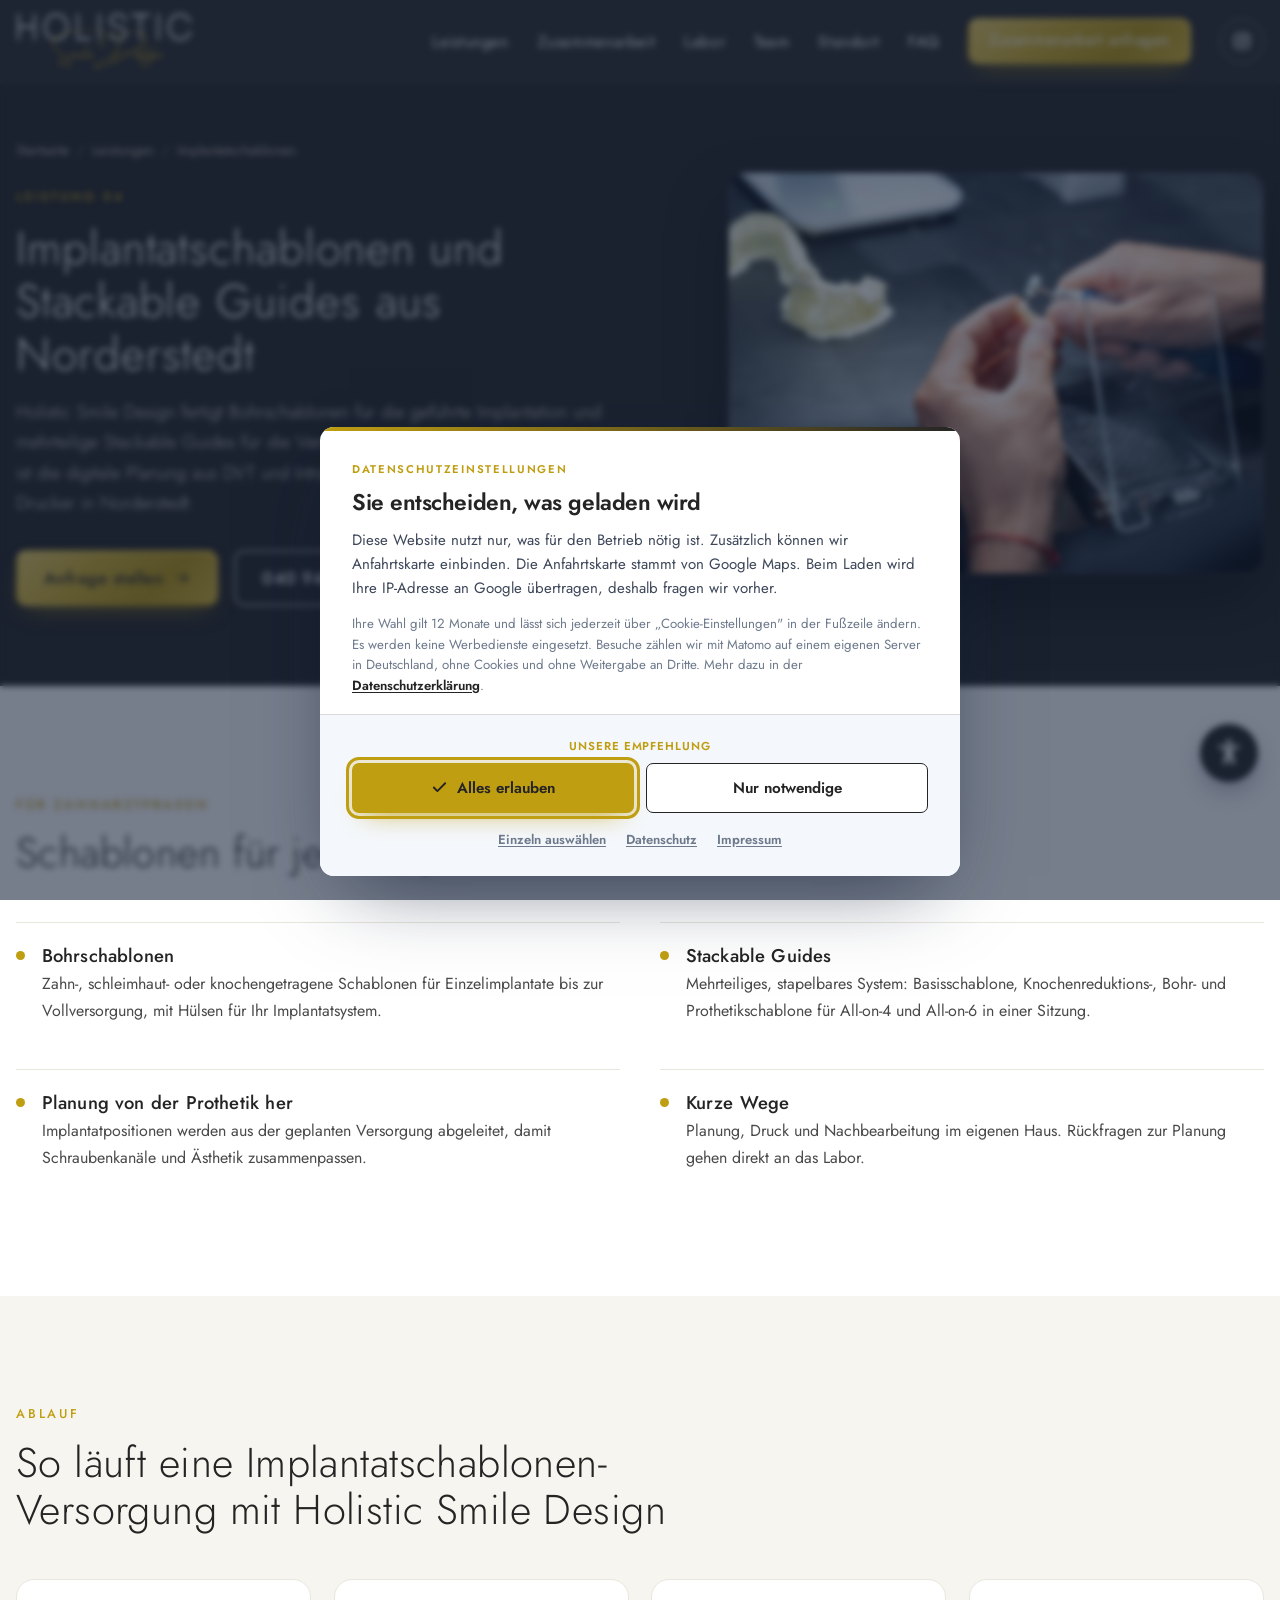
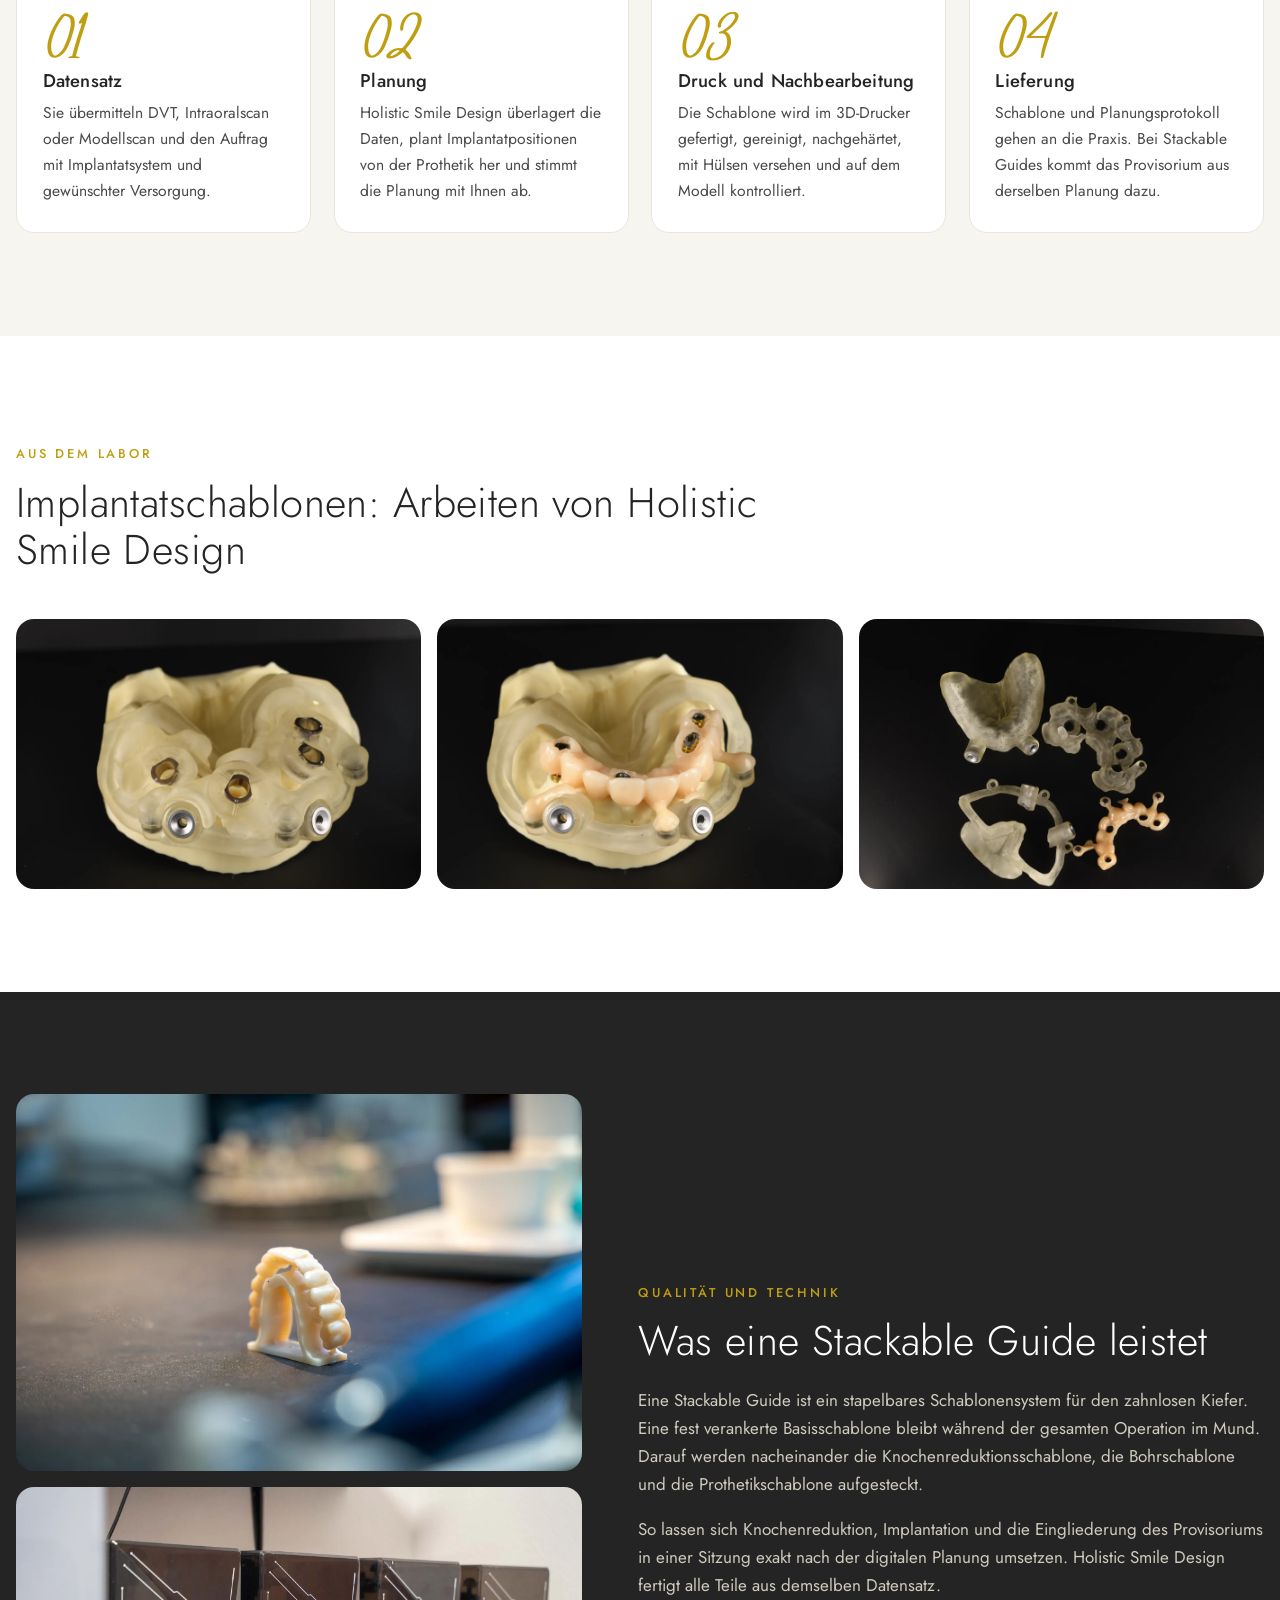
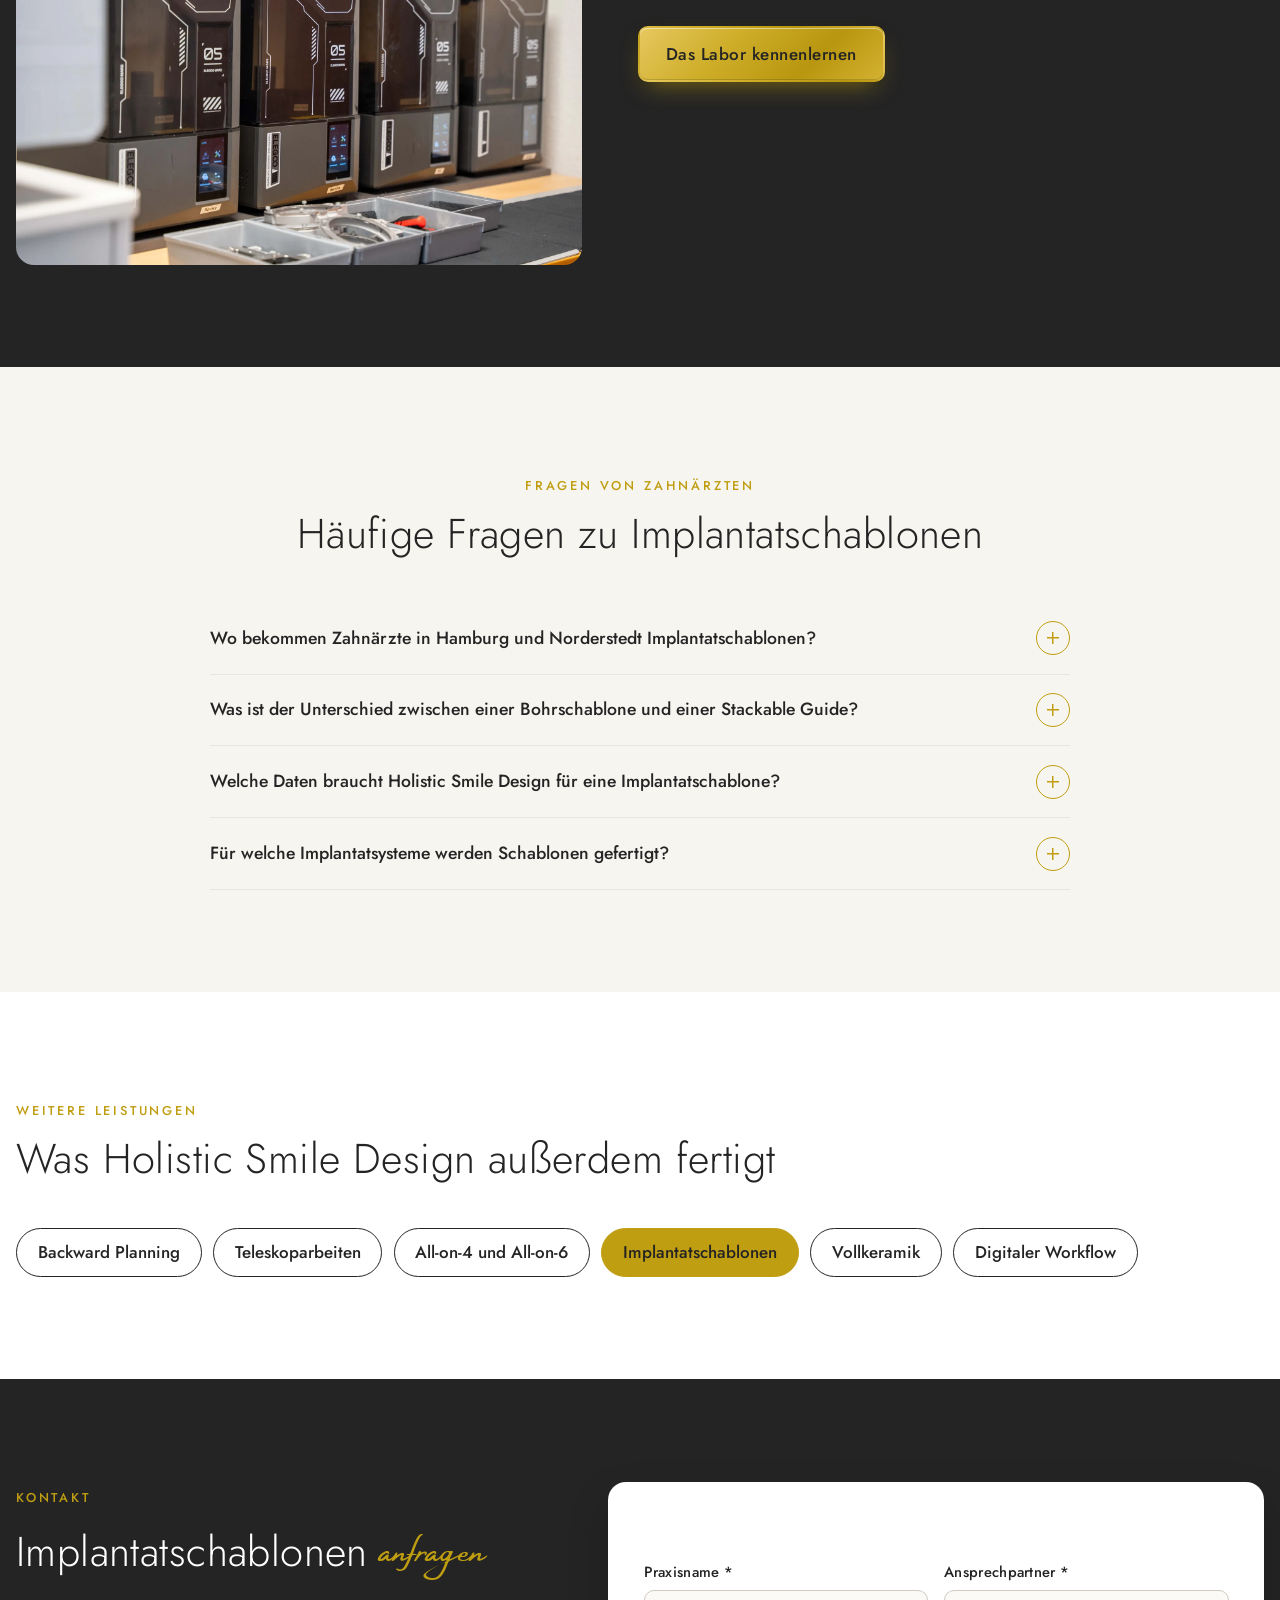
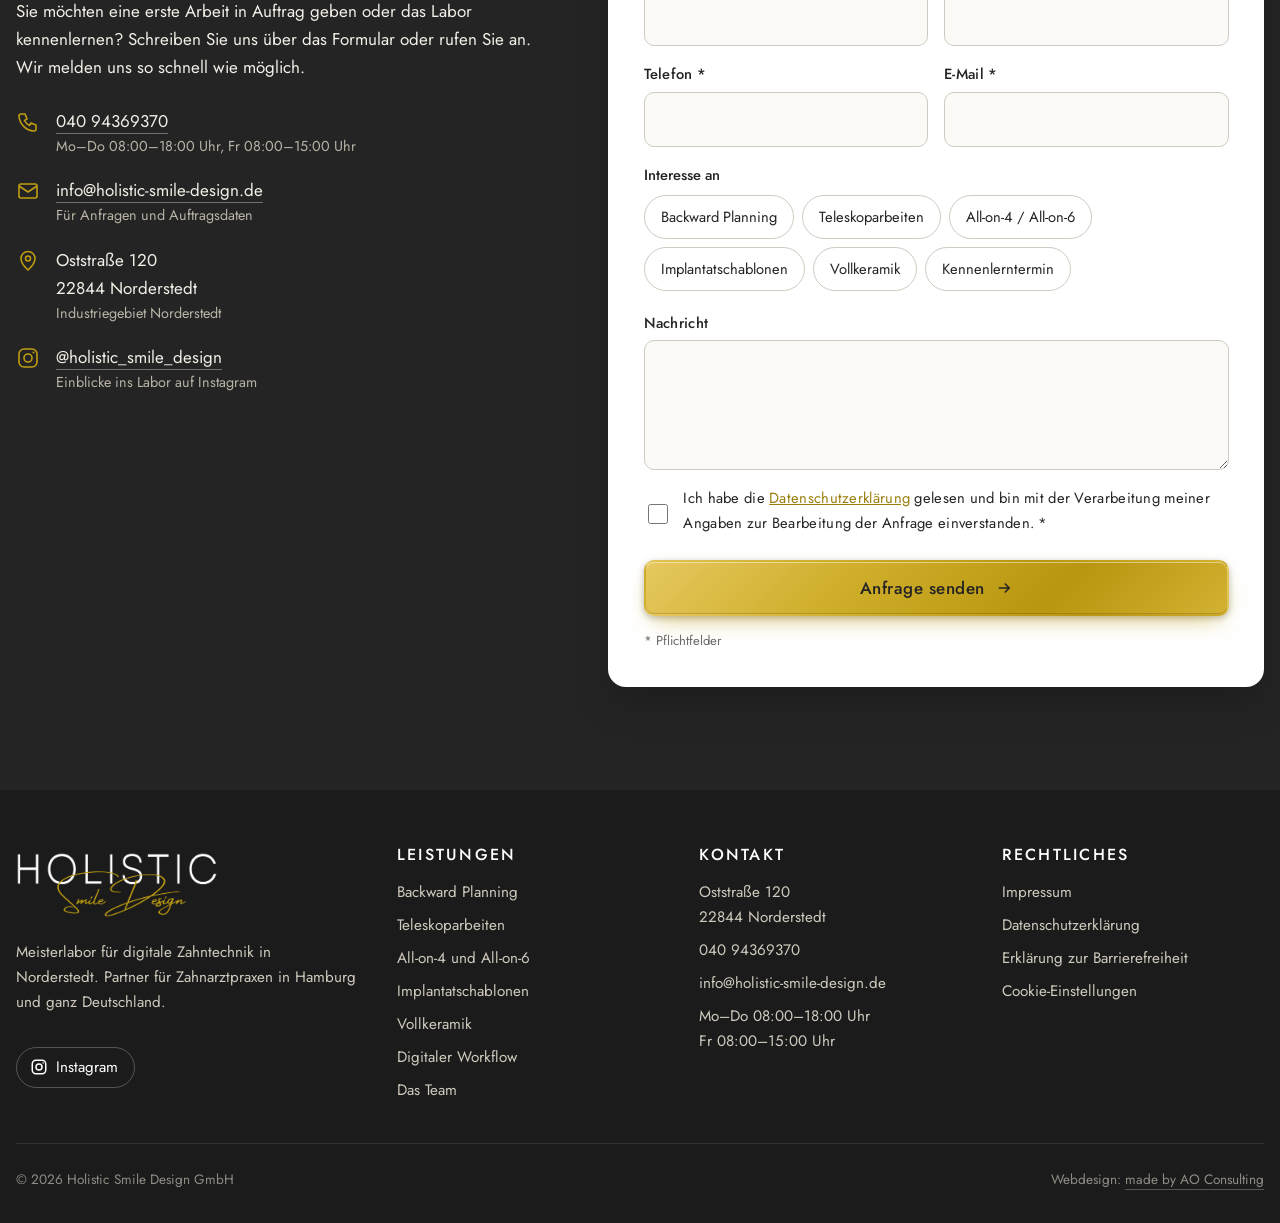
<file: website/implantatschablonen-stackable-guides-norderstedt.html>
<!DOCTYPE html>
<html lang="de">
<head>
<meta charset="utf-8">
<meta name="viewport" content="width=device-width, initial-scale=1">
<title>Implantatschablonen und Stackable Guides Norderstedt | Guided Surgery</title>
<meta name="description" content="Bohrschablonen und Stackable Guides aus dem 3D-Drucker vom Dentallabor in Norderstedt. Digitale Implantatplanung auf Basis von DVT und Intraoralscan für Zahnarztpraxen in Hamburg und ganz Deutschland.">
<link rel="canonical" href="https://holistic-smile-design.de/implantatschablonen-stackable-guides-norderstedt.html">
<meta name="robots" content="index,follow">
<meta property="og:type" content="website">
<meta property="og:locale" content="de_DE">
<meta property="og:site_name" content="Holistic Smile Design">
<meta property="og:title" content="Implantatschablonen und Stackable Guides Norderstedt | Guided Surgery">
<meta property="og:description" content="Bohrschablonen und Stackable Guides aus dem 3D-Drucker vom Dentallabor in Norderstedt. Digitale Implantatplanung auf Basis von DVT und Intraoralscan für Zahnarztpraxen in Hamburg und ganz Deutschland.">
<meta property="og:url" content="https://holistic-smile-design.de/implantatschablonen-stackable-guides-norderstedt.html">
<meta name="theme-color" content="#242424">
<link rel="icon" href="img/favicon.svg?v=2" type="image/svg+xml">
<link rel="icon" href="img/favicon-32.png?v=2" sizes="32x32" type="image/png">
<link rel="apple-touch-icon" href="img/apple-touch-icon.png?v=2">
<link rel="preload" href="fonts/jost-latin-400-normal.woff2" as="font" type="font/woff2" crossorigin>
<link rel="preload" href="fonts/jost-latin-300-normal.woff2" as="font" type="font/woff2" crossorigin>
<link rel="stylesheet" href="assets/einwilligung.css?v=1">
<link rel="stylesheet" href="assets/barrierefreiheit.css?v=20261006">
<link rel="stylesheet" href="assets/stil.css?v=4">
<script>
window.AO_EINWILLIGUNG = {
  datenschutz: 'datenschutz.html',
  impressum: 'impressum.html',
  hinweis: 'Die Anfahrtskarte stammt von Google Maps. Beim Laden wird Ihre IP-Adresse an Google übertragen, deshalb fragen wir vorher.',
  kategorien: [
    {
      id: 'notwendig',
      name: 'Notwendig',
      kurz: 'Hält die Website funktionsfähig und speichert Ihre Entscheidung aus diesem Fenster. Ohne diese Funktionen lässt sich die Seite nicht sinnvoll anzeigen.',
      pflicht: true,
      dienste: [{
        name: 'Einwilligungsspeicher',
        anbieter: 'Holistic Smile Design GmbH, Oststraße 120, 22844 Norderstedt',
        zweck: 'Speichert, welchen Diensten Sie zugestimmt haben, damit Sie nicht bei jedem Aufruf erneut gefragt werden.',
        art: 'Lokaler Speicher im Browser, kein Cookie',
        dauer: '12 Monate'
      }]
    },
    {
      id: 'medien',
      name: 'Anfahrtskarte',
      kurz: 'Lädt die Anfahrtskarte von Google Maps. Erst dann wird Ihre IP-Adresse an Google übertragen.',
      dienste: [{
        name: 'Google Maps',
        anbieter: 'Google Ireland Limited, Gordon House, Barrow Street, Dublin 4, Irland',
        zweck: 'Zeigt den Standort des Labors in Norderstedt auf einer interaktiven Karte.',
        art: 'Einbettung per iframe, Übertragung der IP-Adresse, Cookies von Google möglich',
        dauer: 'Bis zu 6 Monate (Cookies von Google)'
      }]
    }
  ]
};
</script>
<script type="application/ld+json">
{
 "@context": "https://schema.org",
 "@graph": [
  {
   "@type": "Service",
   "@id": "https://holistic-smile-design.de/implantatschablonen-stackable-guides-norderstedt.html#service",
   "name": "Implantatschablonen",
   "serviceType": "Implantatschablonen",
   "description": "Bohrschablonen und Stackable Guides aus dem 3D-Drucker vom Dentallabor in Norderstedt. Digitale Implantatplanung auf Basis von DVT und Intraoralscan für Zahnarztpraxen in Hamburg und ganz Deutschland.",
   "provider": {
    "@id": "https://holistic-smile-design.de/#labor"
   },
   "areaServed": [
    {
     "@type": "Country",
     "name": "Deutschland"
    },
    {
     "@type": "City",
     "name": "Norderstedt"
    },
    {
     "@type": "City",
     "name": "Hamburg"
    }
   ],
   "url": "https://holistic-smile-design.de/implantatschablonen-stackable-guides-norderstedt.html"
  },
  {
   "@type": "BreadcrumbList",
   "itemListElement": [
    {
     "@type": "ListItem",
     "position": 1,
     "name": "Startseite",
     "item": "https://holistic-smile-design.de/"
    },
    {
     "@type": "ListItem",
     "position": 2,
     "name": "Leistungen",
     "item": "https://holistic-smile-design.de/#leistungen"
    },
    {
     "@type": "ListItem",
     "position": 3,
     "name": "Implantatschablonen",
     "item": "https://holistic-smile-design.de/implantatschablonen-stackable-guides-norderstedt.html"
    }
   ]
  },
  {
   "@type": "FAQPage",
   "mainEntity": [
    {
     "@type": "Question",
     "name": "Wo bekommen Zahnärzte in Hamburg und Norderstedt Implantatschablonen?",
     "acceptedAnswer": {
      "@type": "Answer",
      "text": "Holistic Smile Design in Norderstedt, Oststraße 120, fertigt Bohrschablonen und Stackable Guides im eigenen 3D-Drucker für Zahnarztpraxen in Hamburg, Norderstedt und ganz Deutschland. Erreichbar montags bis donnerstags von 8 bis 18 Uhr und freitags von 8 bis 15 Uhr unter 040 94369370."
     }
    },
    {
     "@type": "Question",
     "name": "Was ist der Unterschied zwischen einer Bohrschablone und einer Stackable Guide?",
     "acceptedAnswer": {
      "@type": "Answer",
      "text": "Eine Bohrschablone führt die Bohrung für einzelne oder mehrere Implantate. Eine Stackable Guide ist ein mehrteiliges System für den zahnlosen Kiefer, bei dem Knochenreduktion, Bohrung und Provisorium über eine gemeinsame Basisschablone geführt werden."
     }
    },
    {
     "@type": "Question",
     "name": "Welche Daten braucht Holistic Smile Design für eine Implantatschablone?",
     "acceptedAnswer": {
      "@type": "Answer",
      "text": "Ein DVT des Kiefers, einen Intraoralscan oder Modellscan der aktuellen Situation sowie den Auftrag mit Implantatsystem und geplanter Versorgung. Bei Bedarf zusätzlich Fotos und ein Scan der vorhandenen Prothese."
     }
    },
    {
     "@type": "Question",
     "name": "Für welche Implantatsysteme werden Schablonen gefertigt?",
     "acceptedAnswer": {
      "@type": "Answer",
      "text": "Holistic Smile Design fertigt Schablonen für die gängigen Implantatsysteme mit den passenden Führungshülsen. Welche Systeme im Einzelfall möglich sind, klärt das Labor vor der Planung mit der Praxis."
     }
    }
   ]
  }
 ]
}
</script>
</head>
<body>
<a class="sprung" href="#inhalt">Zum Inhalt springen</a>
<a class="sprung" href="#kontakt">Zum Kontakt springen</a>
<header class="kopf">
  <div class="kopf-innen">
    <a class="logo" href="index.html#start" aria-label="Holistic Smile Design, zur Startseite">
      <picture><source srcset="img/logo-holistic-smile-design-dentallabor-norderstedt.webp" type="image/webp"><img src="img/logo-holistic-smile-design-dentallabor-norderstedt.png" alt="Holistic Smile Design Logo" width="1000" height="327" decoding="async"></picture>
    </a>
    <button class="burger" type="button" aria-expanded="false" aria-controls="hauptnav" aria-label="Menü öffnen">
      <span></span><span></span><span></span>
    </button>
    <nav class="nav" id="hauptnav" aria-label="Hauptnavigation">
      <ul>
        <li><a href="index.html#leistungen">Leistungen</a></li>
        <li><a href="index.html#ablauf">Zusammenarbeit</a></li>
        <li><a href="index.html#labor">Labor</a></li>
        <li><a href="team.html">Team</a></li>
        <li><a href="index.html#einzugsgebiet">Standort</a></li>
        <li><a href="index.html#faq">FAQ</a></li>
        <li><a class="btn btn-gold" href="index.html#kontakt">Zusammenarbeit anfragen</a></li>
        <li><a class="insta" href="https://www.instagram.com/holistic_smile_design/" rel="noopener" target="_blank" aria-label="Holistic Smile Design auf Instagram (öffnet in neuem Fenster)"><svg viewBox="0 0 24 24" fill="none" stroke="currentColor" stroke-width="2" aria-hidden="true"><rect x="3" y="3" width="18" height="18" rx="5"/><circle cx="12" cy="12" r="4"/><circle cx="17.5" cy="6.5" r="1" fill="currentColor" stroke="none"/></svg><span class="insta-text">Instagram</span></a></li>
      </ul>
    </nav>
  </div>
</header>
<main id="inhalt">

<section class="uhero" aria-labelledby="h1">
  <div class="container uhero-innen">
    <div>
      <nav class="brot" aria-label="Brotkrumen"><ol><li><a href="index.html">Startseite</a></li><li><a href="index.html#leistungen">Leistungen</a></li><li aria-current="page">Implantatschablonen</li></ol></nav>
      <span class="kicker">Leistung 04</span>
      <h1 id="h1">Implantatschablonen und Stackable Guides aus Norderstedt</h1>
      <p class="lead">Holistic Smile Design fertigt Bohrschablonen für die geführte Implantation und mehrteilige Stackable Guides für die Versorgung des zahnlosen Kiefers. Grundlage ist die digitale Planung aus DVT und Intraoralscan, gedruckt wird im eigenen 3D-Drucker in Norderstedt.</p>
      <div class="hero-cta">
        <a class="btn btn-gold" href="#kontakt">Anfrage stellen
          <svg viewBox="0 0 24 24" fill="none" stroke="currentColor" stroke-width="2" aria-hidden="true"><path d="M5 12h14M13 6l6 6-6 6"/></svg></a>
        <a class="btn btn-hell" href="tel:+494094369370">040 94369370</a>
      </div>
    </div>
    <div class="uhero-bild"><picture>
  <source srcset="img/implantatschablone-3d-druck-nachbearbeitung-norderstedt.webp" type="image/webp">
  <img src="img/implantatschablone-3d-druck-nachbearbeitung-norderstedt.jpg" alt="Nachbearbeitung einer 3D-gedruckten Implantatschablone im Dentallabor Norderstedt" width="1800" height="1200" fetchpriority="high" decoding="async">
</picture></div>
  </div>
</section>

<section class="sektion" aria-labelledby="h-fuer">
  <div class="container">
    <div class="kopfzeile">
      <span class="kicker">Für Zahnarztpraxen</span>
      <h2 id="h-fuer">Schablonen für jede Implantatsituation</h2>
    </div>
    <ul class="punkte"><li><h3>Bohrschablonen</h3><p>Zahn-, schleimhaut- oder knochengetragene Schablonen für Einzelimplantate bis zur Vollversorgung, mit Hülsen für Ihr Implantatsystem.</p></li><li><h3>Stackable Guides</h3><p>Mehrteiliges, stapelbares System: Basisschablone, Knochenreduktions-, Bohr- und Prothetikschablone für All-on-4 und All-on-6 in einer Sitzung.</p></li><li><h3>Planung von der Prothetik her</h3><p>Implantatpositionen werden aus der geplanten Versorgung abgeleitet, damit Schraubenkanäle und Ästhetik zusammenpassen.</p></li><li><h3>Kurze Wege</h3><p>Planung, Druck und Nachbearbeitung im eigenen Haus. Rückfragen zur Planung gehen direkt an das Labor.</p></li></ul>
  </div>
</section>

<section class="sektion creme" aria-labelledby="h-ablauf">
  <div class="container">
    <div class="kopfzeile">
      <span class="kicker">Ablauf</span>
      <h2 id="h-ablauf">So läuft eine Implantatschablonen-Versorgung mit Holistic Smile Design</h2>
    </div>
    <ol class="schritte" style="list-style:none;padding:0;margin:0"><li class="schritt"><h3>Datensatz</h3><p>Sie übermitteln DVT, Intraoralscan oder Modellscan und den Auftrag mit Implantatsystem und gewünschter Versorgung.</p></li><li class="schritt"><h3>Planung</h3><p>Holistic Smile Design überlagert die Daten, plant Implantatpositionen von der Prothetik her und stimmt die Planung mit Ihnen ab.</p></li><li class="schritt"><h3>Druck und Nachbearbeitung</h3><p>Die Schablone wird im 3D-Drucker gefertigt, gereinigt, nachgehärtet, mit Hülsen versehen und auf dem Modell kontrolliert.</p></li><li class="schritt"><h3>Lieferung</h3><p>Schablone und Planungsprotokoll gehen an die Praxis. Bei Stackable Guides kommt das Provisorium aus derselben Planung dazu.</p></li></ol>
  </div>
</section>

<section class="sektion" aria-labelledby="h-arbeiten">
  <div class="container">
    <div class="kopfzeile">
      <span class="kicker">Aus dem Labor</span>
      <h2 id="h-arbeiten">Implantatschablonen: Arbeiten von Holistic Smile Design</h2>
    </div>
    <ul class="galerie"><li><picture>
  <source srcset="img/implantatschablone-stackable-guide-dentallabor-norderstedt-1.webp" type="image/webp">
  <img src="img/implantatschablone-stackable-guide-dentallabor-norderstedt-1.jpg" alt="Gedruckte Implantatschablone auf dem Modell aus dem Dentallabor Holistic Smile Design" width="1800" height="1200" loading="lazy" decoding="async">
</picture></li><li><picture>
  <source srcset="img/implantatschablone-stackable-guide-dentallabor-norderstedt-2.webp" type="image/webp">
  <img src="img/implantatschablone-stackable-guide-dentallabor-norderstedt-2.jpg" alt="Implantatschablone mit Provisorium auf dem Modell" width="1800" height="1200" loading="lazy" decoding="async">
</picture></li><li><picture>
  <source srcset="img/implantatschablone-stackable-guide-dentallabor-norderstedt-3.webp" type="image/webp">
  <img src="img/implantatschablone-stackable-guide-dentallabor-norderstedt-3.jpg" alt="Einzelteile eines Stackable Guide aus dem 3D-Drucker" width="1800" height="1200" loading="lazy" decoding="async">
</picture></li></ul>
  </div>
</section>

<section class="sektion dunkel" aria-labelledby="h-technik">
  <div class="container utechnik">
    <div class="utechnik-bilder">
      <picture>
  <source srcset="img/3d-gedrucktes-kiefermodell-dentallabor-norderstedt.webp" type="image/webp">
  <img src="img/3d-gedrucktes-kiefermodell-dentallabor-norderstedt.jpg" alt="3D-gedrucktes Kiefermodell auf dem Arbeitstisch im Dentallabor" width="1800" height="1200" loading="lazy" decoding="async">
</picture>
      <picture>
  <source srcset="img/3d-drucker-implantatschablonen-dentallabor-norderstedt.webp" type="image/webp">
  <img src="img/3d-drucker-implantatschablonen-dentallabor-norderstedt.jpg" alt="3D-Drucker für Implantatschablonen im Dentallabor Norderstedt" width="1800" height="1200" loading="lazy" decoding="async">
</picture>
    </div>
    <div>
      <span class="kicker">Qualität und Technik</span>
      <h2 id="h-technik">Was eine Stackable Guide leistet</h2>
      <p>Eine Stackable Guide ist ein stapelbares Schablonensystem für den zahnlosen Kiefer. Eine fest verankerte Basisschablone bleibt während der gesamten Operation im Mund. Darauf werden nacheinander die Knochenreduktionsschablone, die Bohrschablone und die Prothetikschablone aufgesteckt.</p>
      <p>So lassen sich Knochenreduktion, Implantation und die Eingliederung des Provisoriums in einer Sitzung exakt nach der digitalen Planung umsetzen. Holistic Smile Design fertigt alle Teile aus demselben Datensatz.</p>
      <a class="btn btn-gold" href="index.html#labor" style="margin-top:.6rem">Das Labor kennenlernen</a>
    </div>
  </div>
</section>

<section class="sektion creme" id="faq" aria-labelledby="h-faq">
  <div class="container">
    <div class="kopfzeile" style="margin-inline:auto;text-align:center">
      <span class="kicker">Fragen von Zahnärzten</span>
      <h2 id="h-faq">Häufige Fragen zu Implantatschablonen</h2>
    </div>
    <div class="faq"><details><summary><h3 class="faq__q">Wo bekommen Zahnärzte in Hamburg und Norderstedt Implantatschablonen?</h3></summary><p>Holistic Smile Design in Norderstedt, Oststraße 120, fertigt Bohrschablonen und Stackable Guides im eigenen 3D-Drucker für Zahnarztpraxen in Hamburg, Norderstedt und ganz Deutschland. Erreichbar montags bis donnerstags von 8 bis 18 Uhr und freitags von 8 bis 15 Uhr unter 040 94369370.</p></details><details><summary><h3 class="faq__q">Was ist der Unterschied zwischen einer Bohrschablone und einer Stackable Guide?</h3></summary><p>Eine Bohrschablone führt die Bohrung für einzelne oder mehrere Implantate. Eine Stackable Guide ist ein mehrteiliges System für den zahnlosen Kiefer, bei dem Knochenreduktion, Bohrung und Provisorium über eine gemeinsame Basisschablone geführt werden.</p></details><details><summary><h3 class="faq__q">Welche Daten braucht Holistic Smile Design für eine Implantatschablone?</h3></summary><p>Ein DVT des Kiefers, einen Intraoralscan oder Modellscan der aktuellen Situation sowie den Auftrag mit Implantatsystem und geplanter Versorgung. Bei Bedarf zusätzlich Fotos und ein Scan der vorhandenen Prothese.</p></details><details><summary><h3 class="faq__q">Für welche Implantatsysteme werden Schablonen gefertigt?</h3></summary><p>Holistic Smile Design fertigt Schablonen für die gängigen Implantatsysteme mit den passenden Führungshülsen. Welche Systeme im Einzelfall möglich sind, klärt das Labor vor der Planung mit der Praxis.</p></details></div>
  </div>
</section>

<section class="sektion" aria-labelledby="h-weitere">
  <div class="container">
    <div class="kopfzeile">
      <span class="kicker">Weitere Leistungen</span>
      <h2 id="h-weitere">Was Holistic Smile Design außerdem fertigt</h2>
    </div>
    <nav class="lnav" aria-label="Weitere Leistungen"><ul><li><a href="backward-planning-norderstedt.html">Backward Planning</a></li><li><a href="teleskoparbeiten-norderstedt.html">Teleskoparbeiten</a></li><li><a href="all-on-4-all-on-6-norderstedt.html">All-on-4 und All-on-6</a></li><li><a href="implantatschablonen-stackable-guides-norderstedt.html" aria-current="page">Implantatschablonen</a></li><li><a href="vollkeramik-norderstedt.html">Vollkeramik</a></li><li><a href="digitaler-workflow-dentallabor-norderstedt.html">Digitaler Workflow</a></li></ul></nav>
  </div>
</section>

<section class="sektion dunkel" id="kontakt" aria-labelledby="h-kontakt">
  <div class="container kontakt">
    <div class="kontakt-info">
      <span class="kicker">Kontakt</span>
      <h2 id="h-kontakt">Implantatschablonen <span class="script">anfragen</span></h2>
      <p>Sie möchten eine erste Arbeit in Auftrag geben oder das Labor kennenlernen? Schreiben Sie uns über das Formular oder rufen Sie an. Wir melden uns so schnell wie möglich.</p>
      <ul>
        <li><svg viewBox="0 0 24 24" fill="none" stroke="currentColor" stroke-width="1.6" aria-hidden="true"><path d="M5 4h4l2 5-2.5 1.5a11 11 0 0 0 5 5L15 13l5 2v4a2 2 0 0 1-2 2A16 16 0 0 1 3 6a2 2 0 0 1 2-2z"/></svg><div><a href="tel:+494094369370">040 94369370</a><small>Mo–Do 08:00–18:00 Uhr, Fr 08:00–15:00 Uhr</small></div></li>
        <li><svg viewBox="0 0 24 24" fill="none" stroke="currentColor" stroke-width="1.6" aria-hidden="true"><rect x="3" y="5" width="18" height="14" rx="2"/><path d="M3 7l9 6 9-6"/></svg><div><a href="mailto:info@holistic-smile-design.de">info@holistic-smile-design.de</a><small>Für Anfragen und Auftragsdaten</small></div></li>
        <li><svg viewBox="0 0 24 24" fill="none" stroke="currentColor" stroke-width="1.6" aria-hidden="true"><path d="M12 21s7-6.2 7-11.5A7 7 0 0 0 5 9.5C5 14.8 12 21 12 21z"/><circle cx="12" cy="9.5" r="2.5"/></svg><div>Oststraße 120<br>22844 Norderstedt<small>Industriegebiet Norderstedt</small></div></li>
        <li><svg viewBox="0 0 24 24" fill="none" stroke="currentColor" stroke-width="1.6" aria-hidden="true"><rect x="3" y="3" width="18" height="18" rx="5"/><circle cx="12" cy="12" r="4"/><circle cx="17.5" cy="6.5" r="1" fill="currentColor" stroke="none"/></svg><div><a href="https://www.instagram.com/holistic_smile_design/" rel="noopener" target="_blank">@holistic_smile_design</a><small>Einblicke ins Labor auf Instagram</small></div></li>
      </ul>
    </div>
    <form class="formular" id="formular" action="anfrage-senden.php" method="post" novalidate data-gesendet="false" aria-labelledby="h-formular">
      <div class="formular-felder">
        <h3 id="h-formular" style="margin-bottom:1.2rem">Anfrage für Zahnarztpraxen</h3>
        <div class="reihe">
          <div class="feld"><label for="f-praxis">Praxisname *</label><input id="f-praxis" name="praxis" type="text" autocomplete="organization" required><span class="fehler">Bitte den Praxisnamen angeben.</span></div>
          <div class="feld"><label for="f-name">Ansprechpartner *</label><input id="f-name" name="name" type="text" autocomplete="name" required><span class="fehler">Bitte einen Namen angeben.</span></div>
        </div>
        <div class="reihe">
          <div class="feld"><label for="f-tel">Telefon *</label><input id="f-tel" name="telefon" type="tel" autocomplete="tel" required><span class="fehler">Bitte eine Telefonnummer angeben.</span></div>
          <div class="feld"><label for="f-mail">E-Mail *</label><input id="f-mail" name="email" type="email" autocomplete="email" required><span class="fehler">Bitte eine gültige E-Mail-Adresse angeben.</span></div>
        </div>
        <fieldset>
          <legend>Interesse an</legend>
          <div class="chips">
            <label><input type="checkbox" name="interesse[]" value="Backward Planning"><span>Backward Planning</span></label>
            <label><input type="checkbox" name="interesse[]" value="Teleskoparbeiten"><span>Teleskoparbeiten</span></label>
            <label><input type="checkbox" name="interesse[]" value="All-on-4 / All-on-6"><span>All-on-4 / All-on-6</span></label>
            <label><input type="checkbox" name="interesse[]" value="Implantatschablonen"><span>Implantatschablonen</span></label>
            <label><input type="checkbox" name="interesse[]" value="Vollkeramik"><span>Vollkeramik</span></label>
            <label><input type="checkbox" name="interesse[]" value="Kennenlerntermin"><span>Kennenlerntermin</span></label>
          </div>
        </fieldset>
        <div class="feld"><label for="f-nachricht">Nachricht</label><textarea id="f-nachricht" name="nachricht"></textarea></div>
        <div class="ds feld" style="display:block">
          <label style="display:flex;gap:.8rem;align-items:flex-start;font-weight:400"><input id="f-ds" type="checkbox" name="datenschutz" required><span>Ich habe die <a href="datenschutz.html">Datenschutzerklärung</a> gelesen und bin mit der Verarbeitung meiner Angaben zur Bearbeitung der Anfrage einverstanden. *</span></label>
          <span class="fehler">Bitte der Datenschutzerklärung zustimmen.</span>
        </div>
        <div class="hp" aria-hidden="true" style="position:absolute;left:-9999px;width:1px;height:1px;overflow:hidden"><label for="f-website">Dieses Feld bitte leer lassen</label><input id="f-website" type="text" name="website" tabindex="-1" autocomplete="off"></div>
        <input type="hidden" name="zeit" value="">
        <button class="btn btn-gold" type="submit" style="width:100%">Anfrage senden
          <svg viewBox="0 0 24 24" fill="none" stroke="currentColor" stroke-width="2" aria-hidden="true"><path d="M5 12h14M13 6l6 6-6 6"/></svg></button>
        <p style="font-size:.82rem;color:#6b6b6b;margin:.9rem 0 0">* Pflichtfelder</p>
      </div>
      <div class="danke" role="status" aria-live="polite">
        <svg viewBox="0 0 24 24" fill="none" stroke="currentColor" stroke-width="1.6" aria-hidden="true"><circle cx="12" cy="12" r="10"/><path d="M8 12l3 3 5-6"/></svg>
        <h3>Vielen Dank für Ihre Anfrage.</h3>
        <p class="ersatzweg" hidden><strong>Der Versand über die Webseite hat gerade nicht geklappt.</strong> Ihr E-Mail-Programm öffnet sich mit der fertigen Anfrage, bitte dort noch auf Senden klicken.</p>
        <p>Wir melden uns so schnell wie möglich bei Ihnen. Bei dringenden Fragen erreichen Sie uns unter <a href="tel:+494094369370" style="color:var(--gold-dunkel)">040 94369370</a>.</p>
      </div>
    </form>
  </div>
</section>
</main>
<footer>
  <div class="container">
    <div class="fuss">
      <div>
        <a class="logo" href="index.html#start" aria-label="Holistic Smile Design, nach oben">
          <picture><source srcset="img/logo-holistic-smile-design-dentallabor-norderstedt.webp" type="image/webp"><img src="img/logo-holistic-smile-design-dentallabor-norderstedt.png" alt="Holistic Smile Design Logo" width="1000" height="327" loading="lazy" decoding="async"></picture>
        </a>
        <p>Meisterlabor für digitale Zahntechnik in Norderstedt. Partner für Zahnarztpraxen in Hamburg und ganz Deutschland.</p>
        <a class="sozial" href="https://www.instagram.com/holistic_smile_design/" rel="noopener" target="_blank"><svg viewBox="0 0 24 24" fill="none" stroke="currentColor" stroke-width="2" aria-hidden="true"><rect x="3" y="3" width="18" height="18" rx="5"/><circle cx="12" cy="12" r="4"/><circle cx="17.5" cy="6.5" r="1" fill="currentColor" stroke="none"/></svg>Instagram</a>
      </div>
      <div>
        <h3>Leistungen</h3>
        <ul>
          <li><a href="backward-planning-norderstedt.html">Backward Planning</a></li>
          <li><a href="teleskoparbeiten-norderstedt.html">Teleskoparbeiten</a></li>
          <li><a href="all-on-4-all-on-6-norderstedt.html">All-on-4 und All-on-6</a></li>
          <li><a href="implantatschablonen-stackable-guides-norderstedt.html">Implantatschablonen</a></li>
          <li><a href="vollkeramik-norderstedt.html">Vollkeramik</a></li>
          <li><a href="digitaler-workflow-dentallabor-norderstedt.html">Digitaler Workflow</a></li>
          <li><a href="team.html">Das Team</a></li>
        </ul>
      </div>
      <div>
        <h3>Kontakt</h3>
        <ul>
          <li>Oststraße 120<br>22844 Norderstedt</li>
          <li><a href="tel:+494094369370">040 94369370</a></li>
          <li><a href="mailto:info@holistic-smile-design.de">info@holistic-smile-design.de</a></li>
          <li>Mo–Do 08:00–18:00 Uhr<br>Fr 08:00–15:00 Uhr</li>
        </ul>
      </div>
      <div>
        <h3>Rechtliches</h3>
        <ul>
          <li><a href="impressum.html">Impressum</a></li>
          <li><a href="datenschutz.html">Datenschutzerklärung</a></li>
          <li><a href="barrierefreiheit.html">Erklärung zur Barrierefreiheit</a></li>
          <li><button type="button" class="ein-ausloeser" data-einwilligung-oeffnen>Cookie-Einstellungen</button></li>
        </ul>
      </div>
    </div>
    <div class="fuss-unten">
      <span>© <span id="jahr">2026</span> Holistic Smile Design GmbH</span>
      <span>Webdesign: <a href="https://ao-consult.de" rel="noopener" target="_blank">made by AO Consulting</a></span>
    </div>
  </div>
</footer>
<script src="assets/einwilligung.js?v=2" defer></script>
<script src="assets/barrierefreiheit.js?v=1" defer></script>
<script src="assets/skript.js?v=2" defer></script>
<script src="assets/statistik.js?v=1" defer></script>
</body>
</html>
</file>
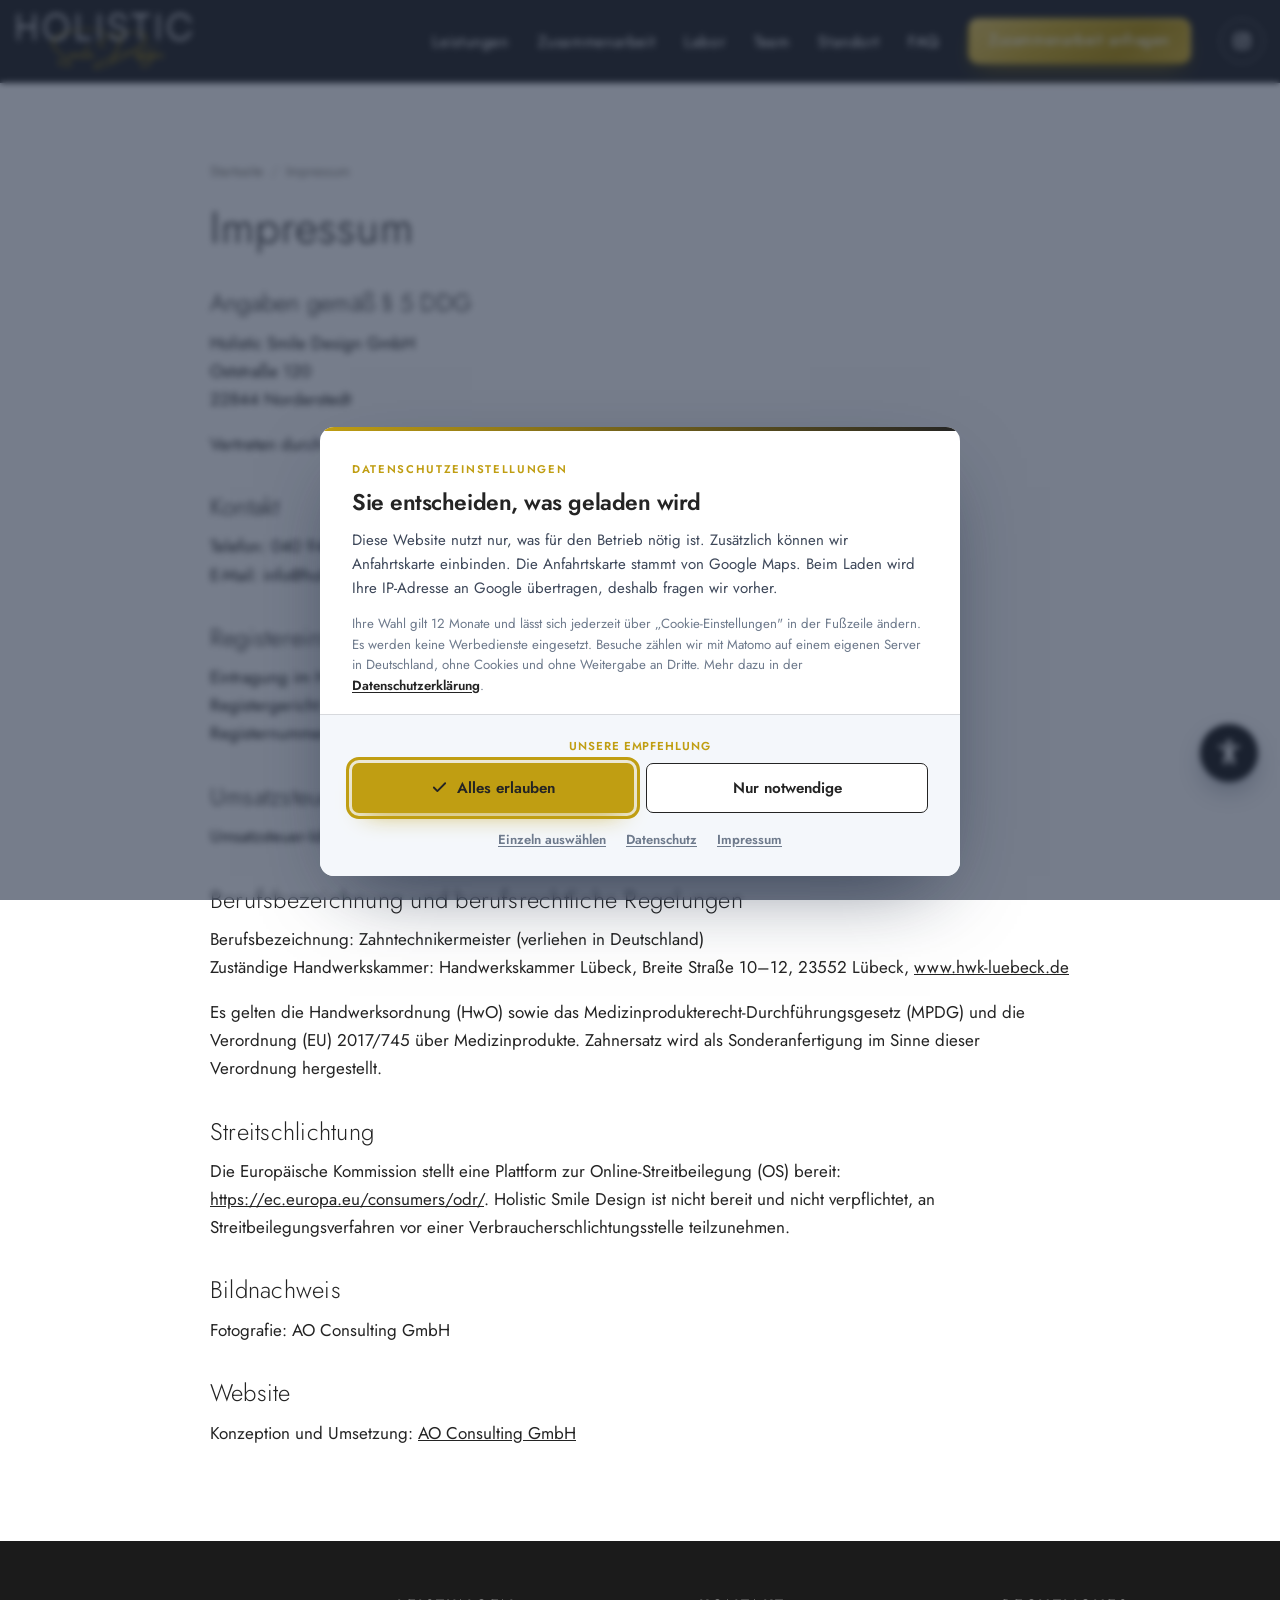
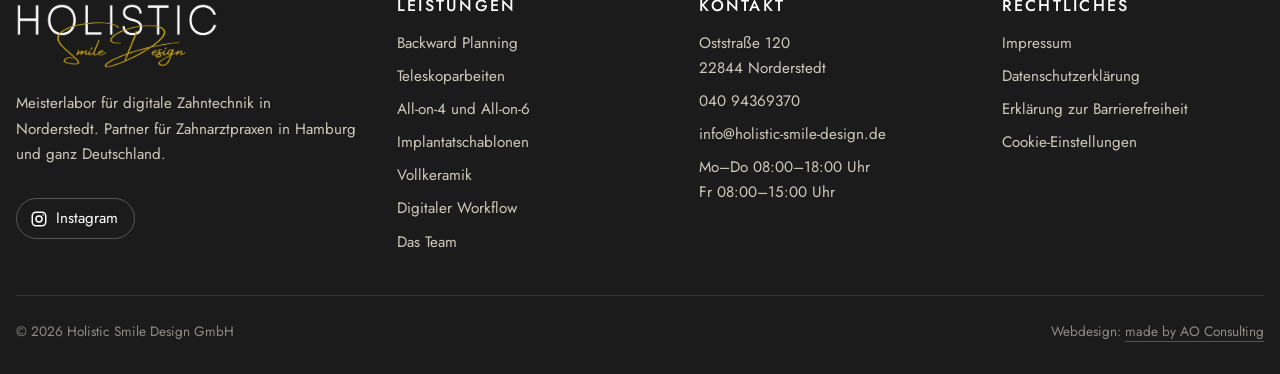
<file: website/impressum.html>
<!DOCTYPE html>
<html lang="de">
<head>
<meta charset="utf-8">
<meta name="viewport" content="width=device-width, initial-scale=1">
<title>Impressum | Holistic Smile Design, Dentallabor Norderstedt</title>
<meta name="description" content="Impressum der Holistic Smile Design GmbH, Dentallabor in Norderstedt.">
<link rel="canonical" href="https://holistic-smile-design.de/impressum.html">
<meta name="robots" content="noindex,follow">
<meta property="og:type" content="website">
<meta property="og:locale" content="de_DE">
<meta property="og:site_name" content="Holistic Smile Design">
<meta property="og:title" content="Impressum | Holistic Smile Design, Dentallabor Norderstedt">
<meta property="og:description" content="Impressum der Holistic Smile Design GmbH, Dentallabor in Norderstedt.">
<meta property="og:url" content="https://holistic-smile-design.de/impressum.html">
<meta name="theme-color" content="#242424">
<link rel="icon" href="img/favicon.svg?v=2" type="image/svg+xml">
<link rel="icon" href="img/favicon-32.png?v=2" sizes="32x32" type="image/png">
<link rel="apple-touch-icon" href="img/apple-touch-icon.png?v=2">
<link rel="preload" href="fonts/jost-latin-400-normal.woff2" as="font" type="font/woff2" crossorigin>
<link rel="preload" href="fonts/jost-latin-300-normal.woff2" as="font" type="font/woff2" crossorigin>
<link rel="stylesheet" href="assets/einwilligung.css?v=1">
<link rel="stylesheet" href="assets/barrierefreiheit.css?v=20261006">
<link rel="stylesheet" href="assets/stil.css?v=4">
<script>
window.AO_EINWILLIGUNG = {
  datenschutz: 'datenschutz.html',
  impressum: 'impressum.html',
  hinweis: 'Die Anfahrtskarte stammt von Google Maps. Beim Laden wird Ihre IP-Adresse an Google übertragen, deshalb fragen wir vorher.',
  kategorien: [
    {
      id: 'notwendig',
      name: 'Notwendig',
      kurz: 'Hält die Website funktionsfähig und speichert Ihre Entscheidung aus diesem Fenster. Ohne diese Funktionen lässt sich die Seite nicht sinnvoll anzeigen.',
      pflicht: true,
      dienste: [{
        name: 'Einwilligungsspeicher',
        anbieter: 'Holistic Smile Design GmbH, Oststraße 120, 22844 Norderstedt',
        zweck: 'Speichert, welchen Diensten Sie zugestimmt haben, damit Sie nicht bei jedem Aufruf erneut gefragt werden.',
        art: 'Lokaler Speicher im Browser, kein Cookie',
        dauer: '12 Monate'
      }]
    },
    {
      id: 'medien',
      name: 'Anfahrtskarte',
      kurz: 'Lädt die Anfahrtskarte von Google Maps. Erst dann wird Ihre IP-Adresse an Google übertragen.',
      dienste: [{
        name: 'Google Maps',
        anbieter: 'Google Ireland Limited, Gordon House, Barrow Street, Dublin 4, Irland',
        zweck: 'Zeigt den Standort des Labors in Norderstedt auf einer interaktiven Karte.',
        art: 'Einbettung per iframe, Übertragung der IP-Adresse, Cookies von Google möglich',
        dauer: 'Bis zu 6 Monate (Cookies von Google)'
      }]
    }
  ]
};
</script>

</head>
<body>
<a class="sprung" href="#inhalt">Zum Inhalt springen</a>
<a class="sprung" href="#kontakt">Zum Kontakt springen</a>
<header class="kopf">
  <div class="kopf-innen">
    <a class="logo" href="index.html#start" aria-label="Holistic Smile Design, zur Startseite">
      <picture><source srcset="img/logo-holistic-smile-design-dentallabor-norderstedt.webp" type="image/webp"><img src="img/logo-holistic-smile-design-dentallabor-norderstedt.png" alt="Holistic Smile Design Logo" width="1000" height="327" decoding="async"></picture>
    </a>
    <button class="burger" type="button" aria-expanded="false" aria-controls="hauptnav" aria-label="Menü öffnen">
      <span></span><span></span><span></span>
    </button>
    <nav class="nav" id="hauptnav" aria-label="Hauptnavigation">
      <ul>
        <li><a href="index.html#leistungen">Leistungen</a></li>
        <li><a href="index.html#ablauf">Zusammenarbeit</a></li>
        <li><a href="index.html#labor">Labor</a></li>
        <li><a href="team.html">Team</a></li>
        <li><a href="index.html#einzugsgebiet">Standort</a></li>
        <li><a href="index.html#faq">FAQ</a></li>
        <li><a class="btn btn-gold" href="index.html#kontakt">Zusammenarbeit anfragen</a></li>
        <li><a class="insta" href="https://www.instagram.com/holistic_smile_design/" rel="noopener" target="_blank" aria-label="Holistic Smile Design auf Instagram (öffnet in neuem Fenster)"><svg viewBox="0 0 24 24" fill="none" stroke="currentColor" stroke-width="2" aria-hidden="true"><rect x="3" y="3" width="18" height="18" rx="5"/><circle cx="12" cy="12" r="4"/><circle cx="17.5" cy="6.5" r="1" fill="currentColor" stroke="none"/></svg><span class="insta-text">Instagram</span></a></li>
      </ul>
    </nav>
  </div>
</header>
<main id="inhalt">

<div class="container rechts">
<nav class="brot" aria-label="Brotkrumen"><ol><li><a href="index.html">Startseite</a></li><li aria-current="page">Impressum</li></ol></nav>

<h1>Impressum</h1>

<h2>Angaben gemäß § 5 DDG</h2>
<p>Holistic Smile Design GmbH<br>Oststraße 120<br>22844 Norderstedt</p>
<p>Vertreten durch den Geschäftsführer: Frank Köpp</p>
<h2>Kontakt</h2>
<p>Telefon: 040 94369370<br>E-Mail: info@holistic-smile-design.de</p>
<h2>Registereintrag</h2>
<p>Eintragung im Handelsregister<br>Registergericht: Amtsgericht Kiel<br>Registernummer: HRB 25615 KI</p>
<h2>Umsatzsteuer-ID</h2>
<p>Umsatzsteuer-Identifikationsnummer gemäß § 27a UStG: DE360767272</p>
<h2>Berufsbezeichnung und berufsrechtliche Regelungen</h2>
<p>Berufsbezeichnung: Zahntechnikermeister (verliehen in Deutschland)<br>Zuständige Handwerkskammer: Handwerkskammer Lübeck, Breite Straße 10–12, 23552 Lübeck, <a href="https://www.hwk-luebeck.de" rel="noopener">www.hwk-luebeck.de</a></p>
<p>Es gelten die Handwerksordnung (HwO) sowie das Medizinprodukterecht-Durchführungsgesetz (MPDG) und die Verordnung (EU) 2017/745 über Medizinprodukte. Zahnersatz wird als Sonderanfertigung im Sinne dieser Verordnung hergestellt.</p>
<h2>Streitschlichtung</h2>
<p>Die Europäische Kommission stellt eine Plattform zur Online-Streitbeilegung (OS) bereit: <a href="https://ec.europa.eu/consumers/odr/" rel="noopener">https://ec.europa.eu/consumers/odr/</a>. Holistic Smile Design ist nicht bereit und nicht verpflichtet, an Streitbeilegungsverfahren vor einer Verbraucherschlichtungsstelle teilzunehmen.</p>
<h2>Bildnachweis</h2>
<p>Fotografie: AO Consulting GmbH</p>
<h2>Website</h2>
<p>Konzeption und Umsetzung: <a href="https://ao-consult.de" rel="noopener">AO Consulting GmbH</a></p>

</div>
</main>
<footer>
  <div class="container">
    <div class="fuss">
      <div>
        <a class="logo" href="index.html#start" aria-label="Holistic Smile Design, nach oben">
          <picture><source srcset="img/logo-holistic-smile-design-dentallabor-norderstedt.webp" type="image/webp"><img src="img/logo-holistic-smile-design-dentallabor-norderstedt.png" alt="Holistic Smile Design Logo" width="1000" height="327" loading="lazy" decoding="async"></picture>
        </a>
        <p>Meisterlabor für digitale Zahntechnik in Norderstedt. Partner für Zahnarztpraxen in Hamburg und ganz Deutschland.</p>
        <a class="sozial" href="https://www.instagram.com/holistic_smile_design/" rel="noopener" target="_blank"><svg viewBox="0 0 24 24" fill="none" stroke="currentColor" stroke-width="2" aria-hidden="true"><rect x="3" y="3" width="18" height="18" rx="5"/><circle cx="12" cy="12" r="4"/><circle cx="17.5" cy="6.5" r="1" fill="currentColor" stroke="none"/></svg>Instagram</a>
      </div>
      <div>
        <h3>Leistungen</h3>
        <ul>
          <li><a href="backward-planning-norderstedt.html">Backward Planning</a></li>
          <li><a href="teleskoparbeiten-norderstedt.html">Teleskoparbeiten</a></li>
          <li><a href="all-on-4-all-on-6-norderstedt.html">All-on-4 und All-on-6</a></li>
          <li><a href="implantatschablonen-stackable-guides-norderstedt.html">Implantatschablonen</a></li>
          <li><a href="vollkeramik-norderstedt.html">Vollkeramik</a></li>
          <li><a href="digitaler-workflow-dentallabor-norderstedt.html">Digitaler Workflow</a></li>
          <li><a href="team.html">Das Team</a></li>
        </ul>
      </div>
      <div>
        <h3>Kontakt</h3>
        <ul>
          <li>Oststraße 120<br>22844 Norderstedt</li>
          <li><a href="tel:+494094369370">040 94369370</a></li>
          <li><a href="mailto:info@holistic-smile-design.de">info@holistic-smile-design.de</a></li>
          <li>Mo–Do 08:00–18:00 Uhr<br>Fr 08:00–15:00 Uhr</li>
        </ul>
      </div>
      <div>
        <h3>Rechtliches</h3>
        <ul>
          <li><a href="impressum.html">Impressum</a></li>
          <li><a href="datenschutz.html">Datenschutzerklärung</a></li>
          <li><a href="barrierefreiheit.html">Erklärung zur Barrierefreiheit</a></li>
          <li><button type="button" class="ein-ausloeser" data-einwilligung-oeffnen>Cookie-Einstellungen</button></li>
        </ul>
      </div>
    </div>
    <div class="fuss-unten">
      <span>© <span id="jahr">2026</span> Holistic Smile Design GmbH</span>
      <span>Webdesign: <a href="https://ao-consult.de" rel="noopener" target="_blank">made by AO Consulting</a></span>
    </div>
  </div>
</footer>
<script src="assets/einwilligung.js?v=2" defer></script>
<script src="assets/barrierefreiheit.js?v=1" defer></script>
<script src="assets/skript.js?v=2" defer></script>
<script src="assets/statistik.js?v=1" defer></script>
</body>
</html>
</file>
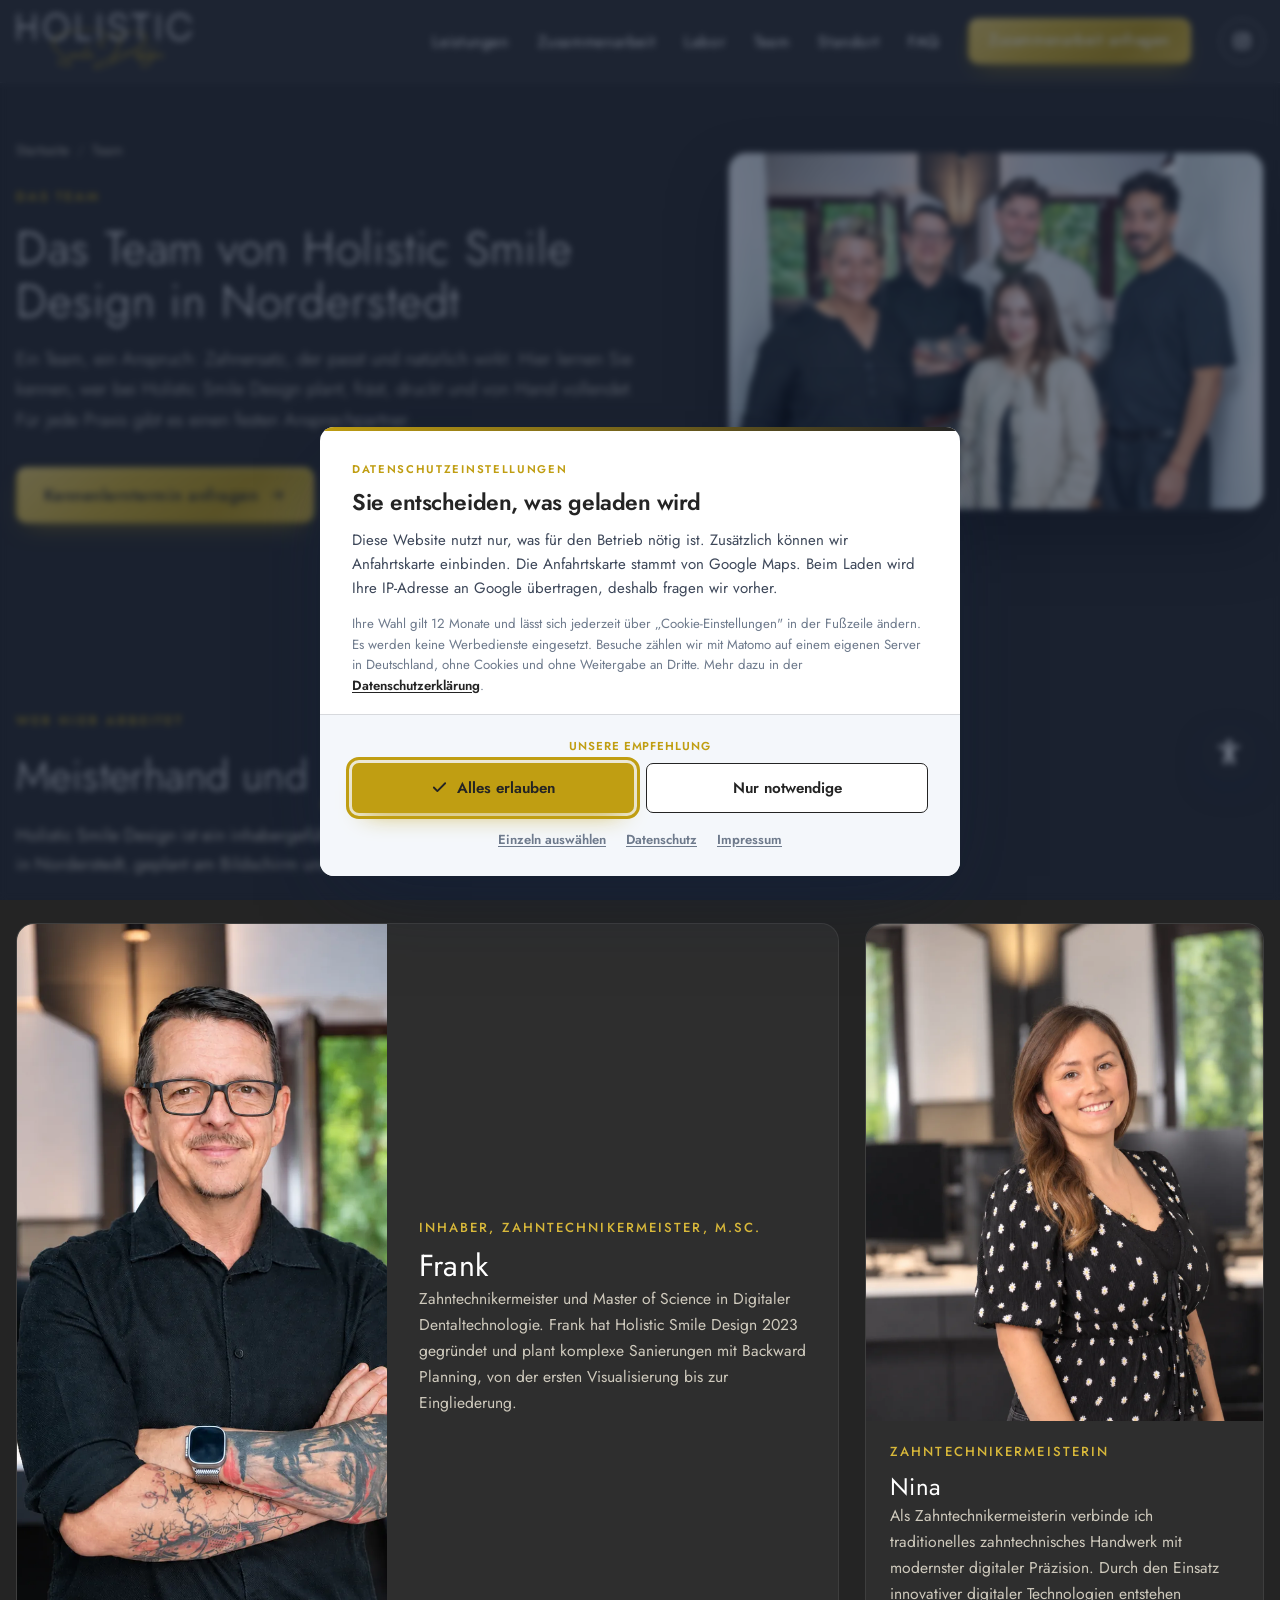
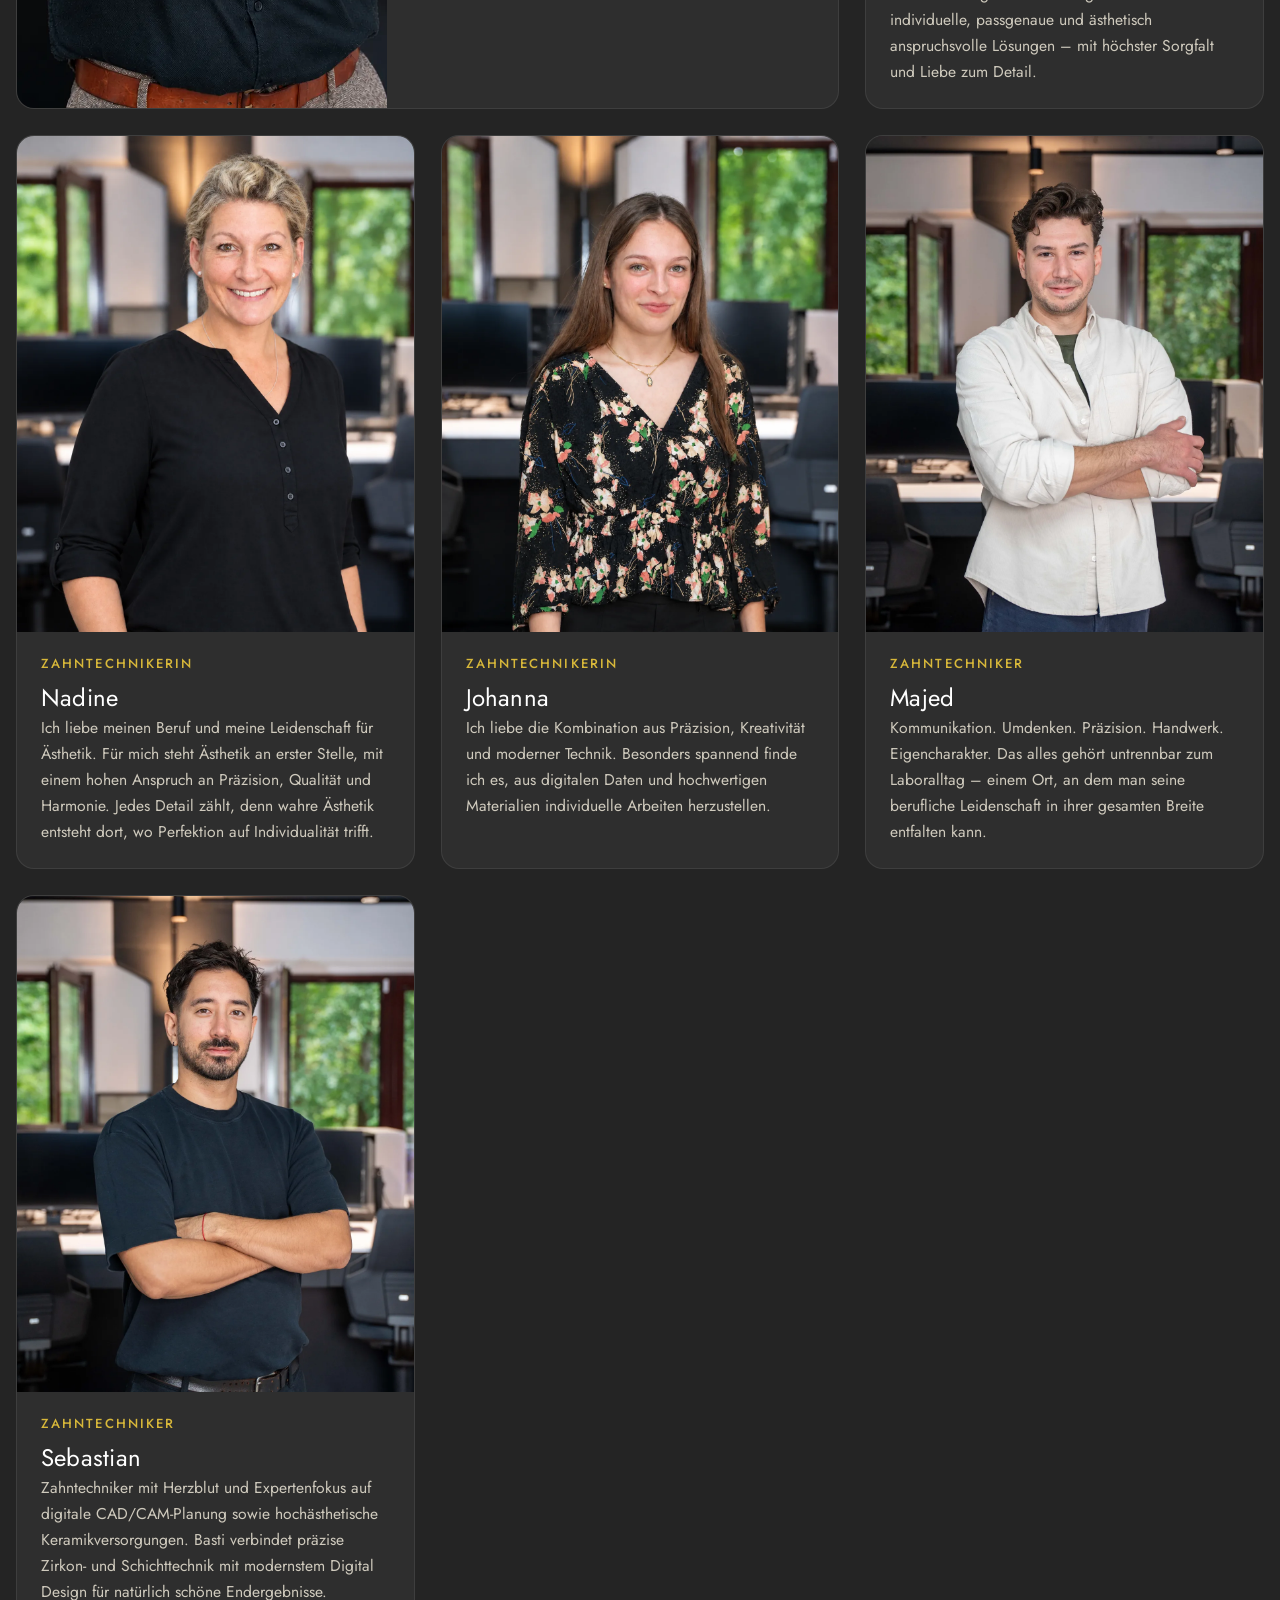
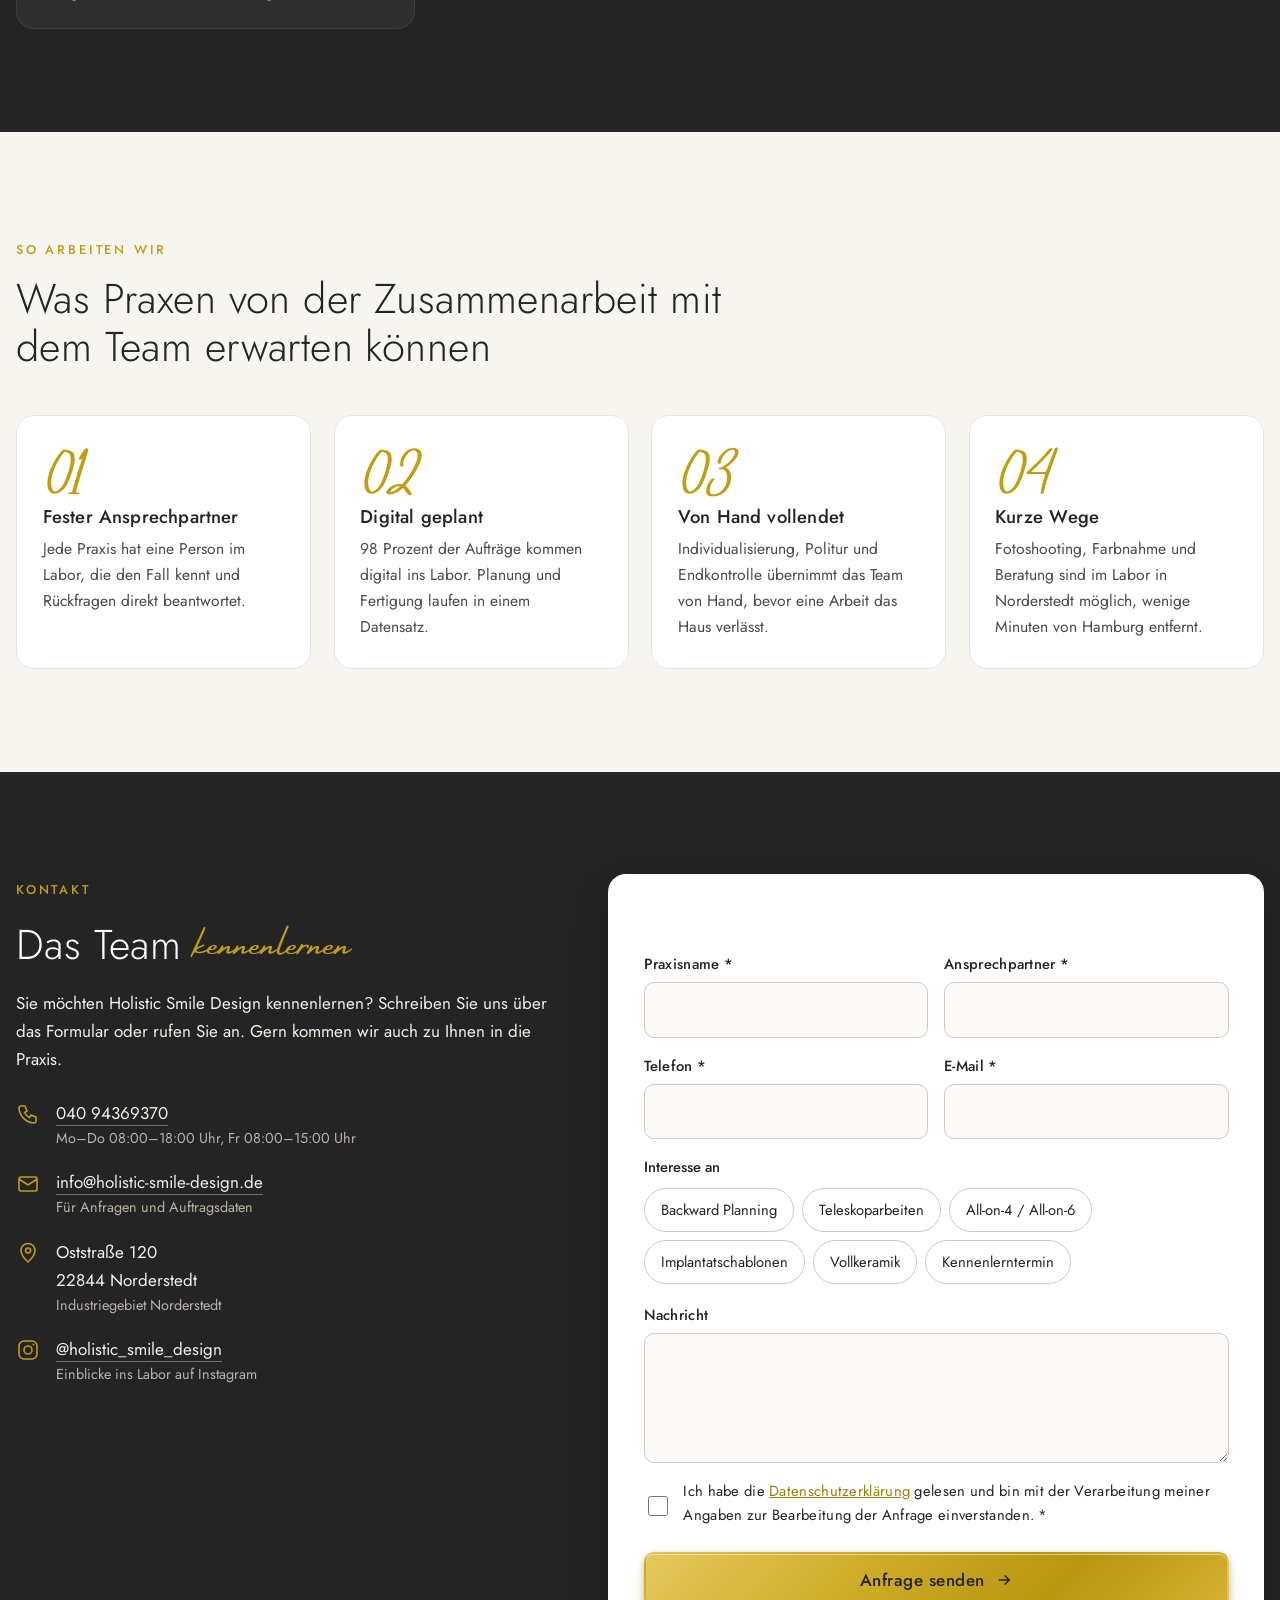
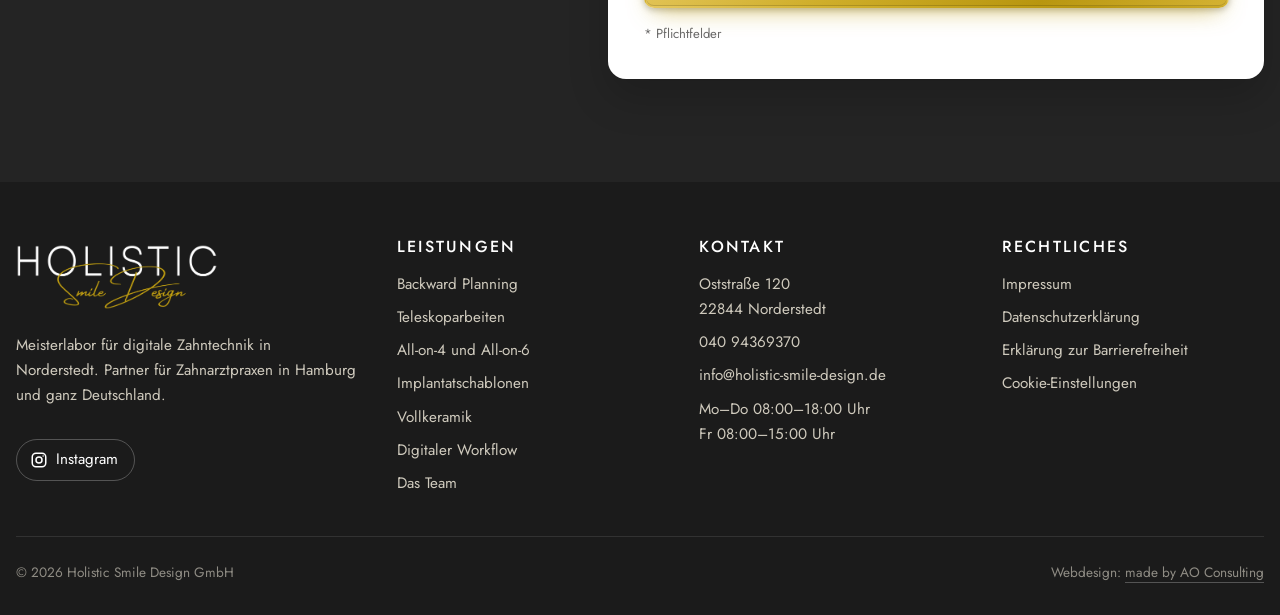
<file: website/team.html>
<!DOCTYPE html>
<html lang="de">
<head>
<meta charset="utf-8">
<meta name="viewport" content="width=device-width, initial-scale=1">
<title>Team | Holistic Smile Design, Dentallabor Norderstedt</title>
<meta name="description" content="Das Team von Holistic Smile Design: Zahntechnikermeister Frank Köpp, M.Sc., und sein Team im digitalen Dentallabor in Norderstedt bei Hamburg.">
<link rel="canonical" href="https://holistic-smile-design.de/team.html">
<meta name="robots" content="index,follow">
<meta property="og:type" content="website">
<meta property="og:locale" content="de_DE">
<meta property="og:site_name" content="Holistic Smile Design">
<meta property="og:title" content="Team | Holistic Smile Design, Dentallabor Norderstedt">
<meta property="og:description" content="Das Team von Holistic Smile Design: Zahntechnikermeister Frank Köpp, M.Sc., und sein Team im digitalen Dentallabor in Norderstedt bei Hamburg.">
<meta property="og:url" content="https://holistic-smile-design.de/team.html">
<meta name="theme-color" content="#242424">
<link rel="icon" href="img/favicon.svg?v=2" type="image/svg+xml">
<link rel="icon" href="img/favicon-32.png?v=2" sizes="32x32" type="image/png">
<link rel="apple-touch-icon" href="img/apple-touch-icon.png?v=2">
<link rel="preload" href="fonts/jost-latin-400-normal.woff2" as="font" type="font/woff2" crossorigin>
<link rel="preload" href="fonts/jost-latin-300-normal.woff2" as="font" type="font/woff2" crossorigin>
<link rel="stylesheet" href="assets/einwilligung.css?v=1">
<link rel="stylesheet" href="assets/barrierefreiheit.css?v=20261006">
<link rel="stylesheet" href="assets/stil.css?v=4">
<script>
window.AO_EINWILLIGUNG = {
  datenschutz: 'datenschutz.html',
  impressum: 'impressum.html',
  hinweis: 'Die Anfahrtskarte stammt von Google Maps. Beim Laden wird Ihre IP-Adresse an Google übertragen, deshalb fragen wir vorher.',
  kategorien: [
    {
      id: 'notwendig',
      name: 'Notwendig',
      kurz: 'Hält die Website funktionsfähig und speichert Ihre Entscheidung aus diesem Fenster. Ohne diese Funktionen lässt sich die Seite nicht sinnvoll anzeigen.',
      pflicht: true,
      dienste: [{
        name: 'Einwilligungsspeicher',
        anbieter: 'Holistic Smile Design GmbH, Oststraße 120, 22844 Norderstedt',
        zweck: 'Speichert, welchen Diensten Sie zugestimmt haben, damit Sie nicht bei jedem Aufruf erneut gefragt werden.',
        art: 'Lokaler Speicher im Browser, kein Cookie',
        dauer: '12 Monate'
      }]
    },
    {
      id: 'medien',
      name: 'Anfahrtskarte',
      kurz: 'Lädt die Anfahrtskarte von Google Maps. Erst dann wird Ihre IP-Adresse an Google übertragen.',
      dienste: [{
        name: 'Google Maps',
        anbieter: 'Google Ireland Limited, Gordon House, Barrow Street, Dublin 4, Irland',
        zweck: 'Zeigt den Standort des Labors in Norderstedt auf einer interaktiven Karte.',
        art: 'Einbettung per iframe, Übertragung der IP-Adresse, Cookies von Google möglich',
        dauer: 'Bis zu 6 Monate (Cookies von Google)'
      }]
    }
  ]
};
</script>
<script type="application/ld+json">
{
 "@context": "https://schema.org",
 "@graph": [
  {
   "@type": "AboutPage",
   "@id": "https://holistic-smile-design.de/team.html",
   "name": "Das Team von Holistic Smile Design",
   "url": "https://holistic-smile-design.de/team.html",
   "about": {
    "@id": "https://holistic-smile-design.de/#labor"
   }
  },
  {
   "@type": "BreadcrumbList",
   "itemListElement": [
    {
     "@type": "ListItem",
     "position": 1,
     "name": "Startseite",
     "item": "https://holistic-smile-design.de/"
    },
    {
     "@type": "ListItem",
     "position": 2,
     "name": "Team",
     "item": "https://holistic-smile-design.de/team.html"
    }
   ]
  }
 ]
}
</script>
</head>
<body>
<a class="sprung" href="#inhalt">Zum Inhalt springen</a>
<a class="sprung" href="#kontakt">Zum Kontakt springen</a>
<header class="kopf">
  <div class="kopf-innen">
    <a class="logo" href="index.html#start" aria-label="Holistic Smile Design, zur Startseite">
      <picture><source srcset="img/logo-holistic-smile-design-dentallabor-norderstedt.webp" type="image/webp"><img src="img/logo-holistic-smile-design-dentallabor-norderstedt.png" alt="Holistic Smile Design Logo" width="1000" height="327" decoding="async"></picture>
    </a>
    <button class="burger" type="button" aria-expanded="false" aria-controls="hauptnav" aria-label="Menü öffnen">
      <span></span><span></span><span></span>
    </button>
    <nav class="nav" id="hauptnav" aria-label="Hauptnavigation">
      <ul>
        <li><a href="index.html#leistungen">Leistungen</a></li>
        <li><a href="index.html#ablauf">Zusammenarbeit</a></li>
        <li><a href="index.html#labor">Labor</a></li>
        <li><a href="team.html">Team</a></li>
        <li><a href="index.html#einzugsgebiet">Standort</a></li>
        <li><a href="index.html#faq">FAQ</a></li>
        <li><a class="btn btn-gold" href="index.html#kontakt">Zusammenarbeit anfragen</a></li>
        <li><a class="insta" href="https://www.instagram.com/holistic_smile_design/" rel="noopener" target="_blank" aria-label="Holistic Smile Design auf Instagram (öffnet in neuem Fenster)"><svg viewBox="0 0 24 24" fill="none" stroke="currentColor" stroke-width="2" aria-hidden="true"><rect x="3" y="3" width="18" height="18" rx="5"/><circle cx="12" cy="12" r="4"/><circle cx="17.5" cy="6.5" r="1" fill="currentColor" stroke="none"/></svg><span class="insta-text">Instagram</span></a></li>
      </ul>
    </nav>
  </div>
</header>
<main id="inhalt">

<section class="uhero" aria-labelledby="h1">
  <div class="container uhero-innen">
    <div>
      <nav class="brot" aria-label="Brotkrumen"><ol><li><a href="index.html">Startseite</a></li><li aria-current="page">Team</li></ol></nav>
      <span class="kicker">Das Team</span>
      <h1 id="h1">Das Team von Holistic Smile Design in Norderstedt</h1>
      <p class="lead">Ein Team, ein Anspruch: Zahnersatz, der passt und natürlich wirkt. Hier lernen Sie kennen, wer bei Holistic Smile Design plant, fräst, druckt und von Hand vollendet. Für jede Praxis gibt es einen festen Ansprechpartner.</p>
      <div class="hero-cta">
        <a class="btn btn-gold" href="#kontakt">Kennenlerntermin anfragen
          <svg viewBox="0 0 24 24" fill="none" stroke="currentColor" stroke-width="2" aria-hidden="true"><path d="M5 12h14M13 6l6 6-6 6"/></svg></a>
        <a class="btn btn-insta" href="https://www.instagram.com/holistic_smile_design/" rel="noopener" target="_blank"><svg viewBox="0 0 24 24" fill="none" stroke="currentColor" stroke-width="2" aria-hidden="true"><rect x="3" y="3" width="18" height="18" rx="5"/><circle cx="12" cy="12" r="4"/><circle cx="17.5" cy="6.5" r="1" fill="currentColor" stroke="none"/></svg>Auf Instagram folgen</a>
      </div>
    </div>
    <div class="uhero-bild breit"><picture>
  <source srcset="img/team-holistic-smile-design-gruppenbild-dentallabor-norderstedt.webp" type="image/webp">
  <img src="img/team-holistic-smile-design-gruppenbild-dentallabor-norderstedt.jpg" alt="Das Team von Holistic Smile Design im Dentallabor in Norderstedt" width="1800" height="1200" fetchpriority="high" decoding="async">
</picture></div>
  </div>
</section>

<section class="sektion dunkel" aria-labelledby="h-team">
  <div class="container">
    <div class="kopfzeile">
      <span class="kicker">Wer hier arbeitet</span>
      <h2 id="h-team">Meisterhand und <span class="script">Digital</span> in einem Team</h2>
      <p>Holistic Smile Design ist ein inhabergeführtes Meisterlabor. Alle Arbeiten entstehen im eigenen Haus in Norderstedt, geplant am Bildschirm und vollendet von Hand.</p>
    </div>
    <ul class="team-raster"><li class="person person-inhaber"><picture>
  <source srcset="img/team-frank-koepp-inhaber-dentallabor-norderstedt.webp" type="image/webp">
  <img src="img/team-frank-koepp-inhaber-dentallabor-norderstedt.jpg" alt="Frank Köpp, Inhaber und Zahntechnikermeister von Holistic Smile Design in Norderstedt" width="1200" height="1500" loading="lazy" decoding="async">
</picture><div class="person-text"><span class="rolle">Inhaber, Zahntechnikermeister, M.Sc.</span><h2>Frank</h2><p>Zahntechnikermeister und Master of Science in Digitaler Dentaltechnologie. Frank hat Holistic Smile Design 2023 gegründet und plant komplexe Sanierungen mit Backward Planning, von der ersten Visualisierung bis zur Eingliederung.</p></div></li><li class="person"><picture>
  <source srcset="img/team-nina-zahntechnikermeisterin-dentallabor-norderstedt.webp" type="image/webp">
  <img src="img/team-nina-zahntechnikermeisterin-dentallabor-norderstedt.jpg" alt="Nina, Zahntechnikermeisterin bei Holistic Smile Design in Norderstedt" width="1200" height="1500" loading="lazy" decoding="async">
</picture><div class="person-text"><span class="rolle">Zahntechnikermeisterin</span><h2>Nina</h2><p>Als Zahntechnikermeisterin verbinde ich traditionelles zahntechnisches Handwerk mit modernster digitaler Präzision. Durch den Einsatz innovativer digitaler Technologien entstehen individuelle, passgenaue und ästhetisch anspruchsvolle Lösungen – mit höchster Sorgfalt und Liebe zum Detail.</p></div></li><li class="person"><picture>
  <source srcset="img/team-nadine-zahntechnikerin-dentallabor-norderstedt.webp" type="image/webp">
  <img src="img/team-nadine-zahntechnikerin-dentallabor-norderstedt.jpg" alt="Nadine, Zahntechnikerin bei Holistic Smile Design in Norderstedt" width="1200" height="1500" loading="lazy" decoding="async">
</picture><div class="person-text"><span class="rolle">Zahntechnikerin</span><h2>Nadine</h2><p>Ich liebe meinen Beruf und meine Leidenschaft für Ästhetik. Für mich steht Ästhetik an erster Stelle, mit einem hohen Anspruch an Präzision, Qualität und Harmonie. Jedes Detail zählt, denn wahre Ästhetik entsteht dort, wo Perfektion auf Individualität trifft.</p></div></li><li class="person"><picture>
  <source srcset="img/team-johanna-zahntechnikerin-dentallabor-norderstedt.webp" type="image/webp">
  <img src="img/team-johanna-zahntechnikerin-dentallabor-norderstedt.jpg" alt="Johanna, Zahntechnikerin bei Holistic Smile Design in Norderstedt" width="1200" height="1500" loading="lazy" decoding="async">
</picture><div class="person-text"><span class="rolle">Zahntechnikerin</span><h2>Johanna</h2><p>Ich liebe die Kombination aus Präzision, Kreativität und moderner Technik. Besonders spannend finde ich es, aus digitalen Daten und hochwertigen Materialien individuelle Arbeiten herzustellen.</p></div></li><li class="person"><picture>
  <source srcset="img/team-zahntechniker-1-dentallabor-norderstedt.webp" type="image/webp">
  <img src="img/team-zahntechniker-1-dentallabor-norderstedt.jpg" alt="Majed, Zahntechniker bei Holistic Smile Design in Norderstedt" width="1200" height="1500" loading="lazy" decoding="async">
</picture><div class="person-text"><span class="rolle">Zahntechniker</span><h2>Majed</h2><p>Kommunikation. Umdenken. Präzision. Handwerk. Eigencharakter. Das alles gehört untrennbar zum Laboralltag – einem Ort, an dem man seine berufliche Leidenschaft in ihrer gesamten Breite entfalten kann.</p></div></li><li class="person"><picture>
  <source srcset="img/team-zahntechniker-4-dentallabor-norderstedt.webp" type="image/webp">
  <img src="img/team-zahntechniker-4-dentallabor-norderstedt.jpg" alt="Sebastian, Zahntechniker bei Holistic Smile Design in Norderstedt" width="1200" height="1500" loading="lazy" decoding="async">
</picture><div class="person-text"><span class="rolle">Zahntechniker</span><h2>Sebastian</h2><p>Zahntechniker mit Herzblut und Expertenfokus auf digitale CAD/CAM-Planung sowie hochästhetische Keramikversorgungen. Basti verbindet präzise Zirkon- und Schichttechnik mit modernstem Digital Design für natürlich schöne Endergebnisse.</p></div></li></ul>
  </div>
</section>

<section class="sektion creme" aria-labelledby="h-werte">
  <div class="container">
    <div class="kopfzeile">
      <span class="kicker">So arbeiten wir</span>
      <h2 id="h-werte">Was Praxen von der Zusammenarbeit mit dem Team erwarten können</h2>
    </div>
    <ol class="schritte" style="list-style:none;padding:0;margin:0">
      <li class="schritt"><h3>Fester Ansprechpartner</h3><p>Jede Praxis hat eine Person im Labor, die den Fall kennt und Rückfragen direkt beantwortet.</p></li>
      <li class="schritt"><h3>Digital geplant</h3><p>98 Prozent der Aufträge kommen digital ins Labor. Planung und Fertigung laufen in einem Datensatz.</p></li>
      <li class="schritt"><h3>Von Hand vollendet</h3><p>Individualisierung, Politur und Endkontrolle übernimmt das Team von Hand, bevor eine Arbeit das Haus verlässt.</p></li>
      <li class="schritt"><h3>Kurze Wege</h3><p>Fotoshooting, Farbnahme und Beratung sind im Labor in Norderstedt möglich, wenige Minuten von Hamburg entfernt.</p></li>
    </ol>
  </div>
</section>

<section class="sektion dunkel" id="kontakt" aria-labelledby="h-kontakt">
  <div class="container kontakt">
    <div class="kontakt-info">
      <span class="kicker">Kontakt</span>
      <h2 id="h-kontakt">Das Team <span class="script">kennenlernen</span></h2>
      <p>Sie möchten Holistic Smile Design kennenlernen? Schreiben Sie uns über das Formular oder rufen Sie an. Gern kommen wir auch zu Ihnen in die Praxis.</p>
      <ul>
        <li><svg viewBox="0 0 24 24" fill="none" stroke="currentColor" stroke-width="1.6" aria-hidden="true"><path d="M5 4h4l2 5-2.5 1.5a11 11 0 0 0 5 5L15 13l5 2v4a2 2 0 0 1-2 2A16 16 0 0 1 3 6a2 2 0 0 1 2-2z"/></svg><div><a href="tel:+494094369370">040 94369370</a><small>Mo–Do 08:00–18:00 Uhr, Fr 08:00–15:00 Uhr</small></div></li>
        <li><svg viewBox="0 0 24 24" fill="none" stroke="currentColor" stroke-width="1.6" aria-hidden="true"><rect x="3" y="5" width="18" height="14" rx="2"/><path d="M3 7l9 6 9-6"/></svg><div><a href="mailto:info@holistic-smile-design.de">info@holistic-smile-design.de</a><small>Für Anfragen und Auftragsdaten</small></div></li>
        <li><svg viewBox="0 0 24 24" fill="none" stroke="currentColor" stroke-width="1.6" aria-hidden="true"><path d="M12 21s7-6.2 7-11.5A7 7 0 0 0 5 9.5C5 14.8 12 21 12 21z"/><circle cx="12" cy="9.5" r="2.5"/></svg><div>Oststraße 120<br>22844 Norderstedt<small>Industriegebiet Norderstedt</small></div></li>
        <li><svg viewBox="0 0 24 24" fill="none" stroke="currentColor" stroke-width="1.6" aria-hidden="true"><rect x="3" y="3" width="18" height="18" rx="5"/><circle cx="12" cy="12" r="4"/><circle cx="17.5" cy="6.5" r="1" fill="currentColor" stroke="none"/></svg><div><a href="https://www.instagram.com/holistic_smile_design/" rel="noopener" target="_blank">@holistic_smile_design</a><small>Einblicke ins Labor auf Instagram</small></div></li>
      </ul>
    </div>
    <form class="formular" id="formular" action="anfrage-senden.php" method="post" novalidate data-gesendet="false" aria-labelledby="h-formular">
      <div class="formular-felder">
        <h3 id="h-formular" style="margin-bottom:1.2rem">Anfrage für Zahnarztpraxen</h3>
        <div class="reihe">
          <div class="feld"><label for="f-praxis">Praxisname *</label><input id="f-praxis" name="praxis" type="text" autocomplete="organization" required><span class="fehler">Bitte den Praxisnamen angeben.</span></div>
          <div class="feld"><label for="f-name">Ansprechpartner *</label><input id="f-name" name="name" type="text" autocomplete="name" required><span class="fehler">Bitte einen Namen angeben.</span></div>
        </div>
        <div class="reihe">
          <div class="feld"><label for="f-tel">Telefon *</label><input id="f-tel" name="telefon" type="tel" autocomplete="tel" required><span class="fehler">Bitte eine Telefonnummer angeben.</span></div>
          <div class="feld"><label for="f-mail">E-Mail *</label><input id="f-mail" name="email" type="email" autocomplete="email" required><span class="fehler">Bitte eine gültige E-Mail-Adresse angeben.</span></div>
        </div>
        <fieldset>
          <legend>Interesse an</legend>
          <div class="chips">
            <label><input type="checkbox" name="interesse[]" value="Backward Planning"><span>Backward Planning</span></label>
            <label><input type="checkbox" name="interesse[]" value="Teleskoparbeiten"><span>Teleskoparbeiten</span></label>
            <label><input type="checkbox" name="interesse[]" value="All-on-4 / All-on-6"><span>All-on-4 / All-on-6</span></label>
            <label><input type="checkbox" name="interesse[]" value="Implantatschablonen"><span>Implantatschablonen</span></label>
            <label><input type="checkbox" name="interesse[]" value="Vollkeramik"><span>Vollkeramik</span></label>
            <label><input type="checkbox" name="interesse[]" value="Kennenlerntermin"><span>Kennenlerntermin</span></label>
          </div>
        </fieldset>
        <div class="feld"><label for="f-nachricht">Nachricht</label><textarea id="f-nachricht" name="nachricht"></textarea></div>
        <div class="ds feld" style="display:block">
          <label style="display:flex;gap:.8rem;align-items:flex-start;font-weight:400"><input id="f-ds" type="checkbox" name="datenschutz" required><span>Ich habe die <a href="datenschutz.html">Datenschutzerklärung</a> gelesen und bin mit der Verarbeitung meiner Angaben zur Bearbeitung der Anfrage einverstanden. *</span></label>
          <span class="fehler">Bitte der Datenschutzerklärung zustimmen.</span>
        </div>
        <div class="hp" aria-hidden="true" style="position:absolute;left:-9999px;width:1px;height:1px;overflow:hidden"><label for="f-website">Dieses Feld bitte leer lassen</label><input id="f-website" type="text" name="website" tabindex="-1" autocomplete="off"></div>
        <input type="hidden" name="zeit" value="">
        <button class="btn btn-gold" type="submit" style="width:100%">Anfrage senden
          <svg viewBox="0 0 24 24" fill="none" stroke="currentColor" stroke-width="2" aria-hidden="true"><path d="M5 12h14M13 6l6 6-6 6"/></svg></button>
        <p style="font-size:.82rem;color:#6b6b6b;margin:.9rem 0 0">* Pflichtfelder</p>
      </div>
      <div class="danke" role="status" aria-live="polite">
        <svg viewBox="0 0 24 24" fill="none" stroke="currentColor" stroke-width="1.6" aria-hidden="true"><circle cx="12" cy="12" r="10"/><path d="M8 12l3 3 5-6"/></svg>
        <h3>Vielen Dank für Ihre Anfrage.</h3>
        <p class="ersatzweg" hidden><strong>Der Versand über die Webseite hat gerade nicht geklappt.</strong> Ihr E-Mail-Programm öffnet sich mit der fertigen Anfrage, bitte dort noch auf Senden klicken.</p>
        <p>Wir melden uns so schnell wie möglich bei Ihnen. Bei dringenden Fragen erreichen Sie uns unter <a href="tel:+494094369370" style="color:var(--gold-dunkel)">040 94369370</a>.</p>
      </div>
    </form>
  </div>
</section>
</main>
<footer>
  <div class="container">
    <div class="fuss">
      <div>
        <a class="logo" href="index.html#start" aria-label="Holistic Smile Design, nach oben">
          <picture><source srcset="img/logo-holistic-smile-design-dentallabor-norderstedt.webp" type="image/webp"><img src="img/logo-holistic-smile-design-dentallabor-norderstedt.png" alt="Holistic Smile Design Logo" width="1000" height="327" loading="lazy" decoding="async"></picture>
        </a>
        <p>Meisterlabor für digitale Zahntechnik in Norderstedt. Partner für Zahnarztpraxen in Hamburg und ganz Deutschland.</p>
        <a class="sozial" href="https://www.instagram.com/holistic_smile_design/" rel="noopener" target="_blank"><svg viewBox="0 0 24 24" fill="none" stroke="currentColor" stroke-width="2" aria-hidden="true"><rect x="3" y="3" width="18" height="18" rx="5"/><circle cx="12" cy="12" r="4"/><circle cx="17.5" cy="6.5" r="1" fill="currentColor" stroke="none"/></svg>Instagram</a>
      </div>
      <div>
        <h3>Leistungen</h3>
        <ul>
          <li><a href="backward-planning-norderstedt.html">Backward Planning</a></li>
          <li><a href="teleskoparbeiten-norderstedt.html">Teleskoparbeiten</a></li>
          <li><a href="all-on-4-all-on-6-norderstedt.html">All-on-4 und All-on-6</a></li>
          <li><a href="implantatschablonen-stackable-guides-norderstedt.html">Implantatschablonen</a></li>
          <li><a href="vollkeramik-norderstedt.html">Vollkeramik</a></li>
          <li><a href="digitaler-workflow-dentallabor-norderstedt.html">Digitaler Workflow</a></li>
          <li><a href="team.html">Das Team</a></li>
        </ul>
      </div>
      <div>
        <h3>Kontakt</h3>
        <ul>
          <li>Oststraße 120<br>22844 Norderstedt</li>
          <li><a href="tel:+494094369370">040 94369370</a></li>
          <li><a href="mailto:info@holistic-smile-design.de">info@holistic-smile-design.de</a></li>
          <li>Mo–Do 08:00–18:00 Uhr<br>Fr 08:00–15:00 Uhr</li>
        </ul>
      </div>
      <div>
        <h3>Rechtliches</h3>
        <ul>
          <li><a href="impressum.html">Impressum</a></li>
          <li><a href="datenschutz.html">Datenschutzerklärung</a></li>
          <li><a href="barrierefreiheit.html">Erklärung zur Barrierefreiheit</a></li>
          <li><button type="button" class="ein-ausloeser" data-einwilligung-oeffnen>Cookie-Einstellungen</button></li>
        </ul>
      </div>
    </div>
    <div class="fuss-unten">
      <span>© <span id="jahr">2026</span> Holistic Smile Design GmbH</span>
      <span>Webdesign: <a href="https://ao-consult.de" rel="noopener" target="_blank">made by AO Consulting</a></span>
    </div>
  </div>
</footer>
<script src="assets/einwilligung.js?v=2" defer></script>
<script src="assets/barrierefreiheit.js?v=1" defer></script>
<script src="assets/skript.js?v=2" defer></script>
<script src="assets/statistik.js?v=1" defer></script>
</body>
</html>
</file>
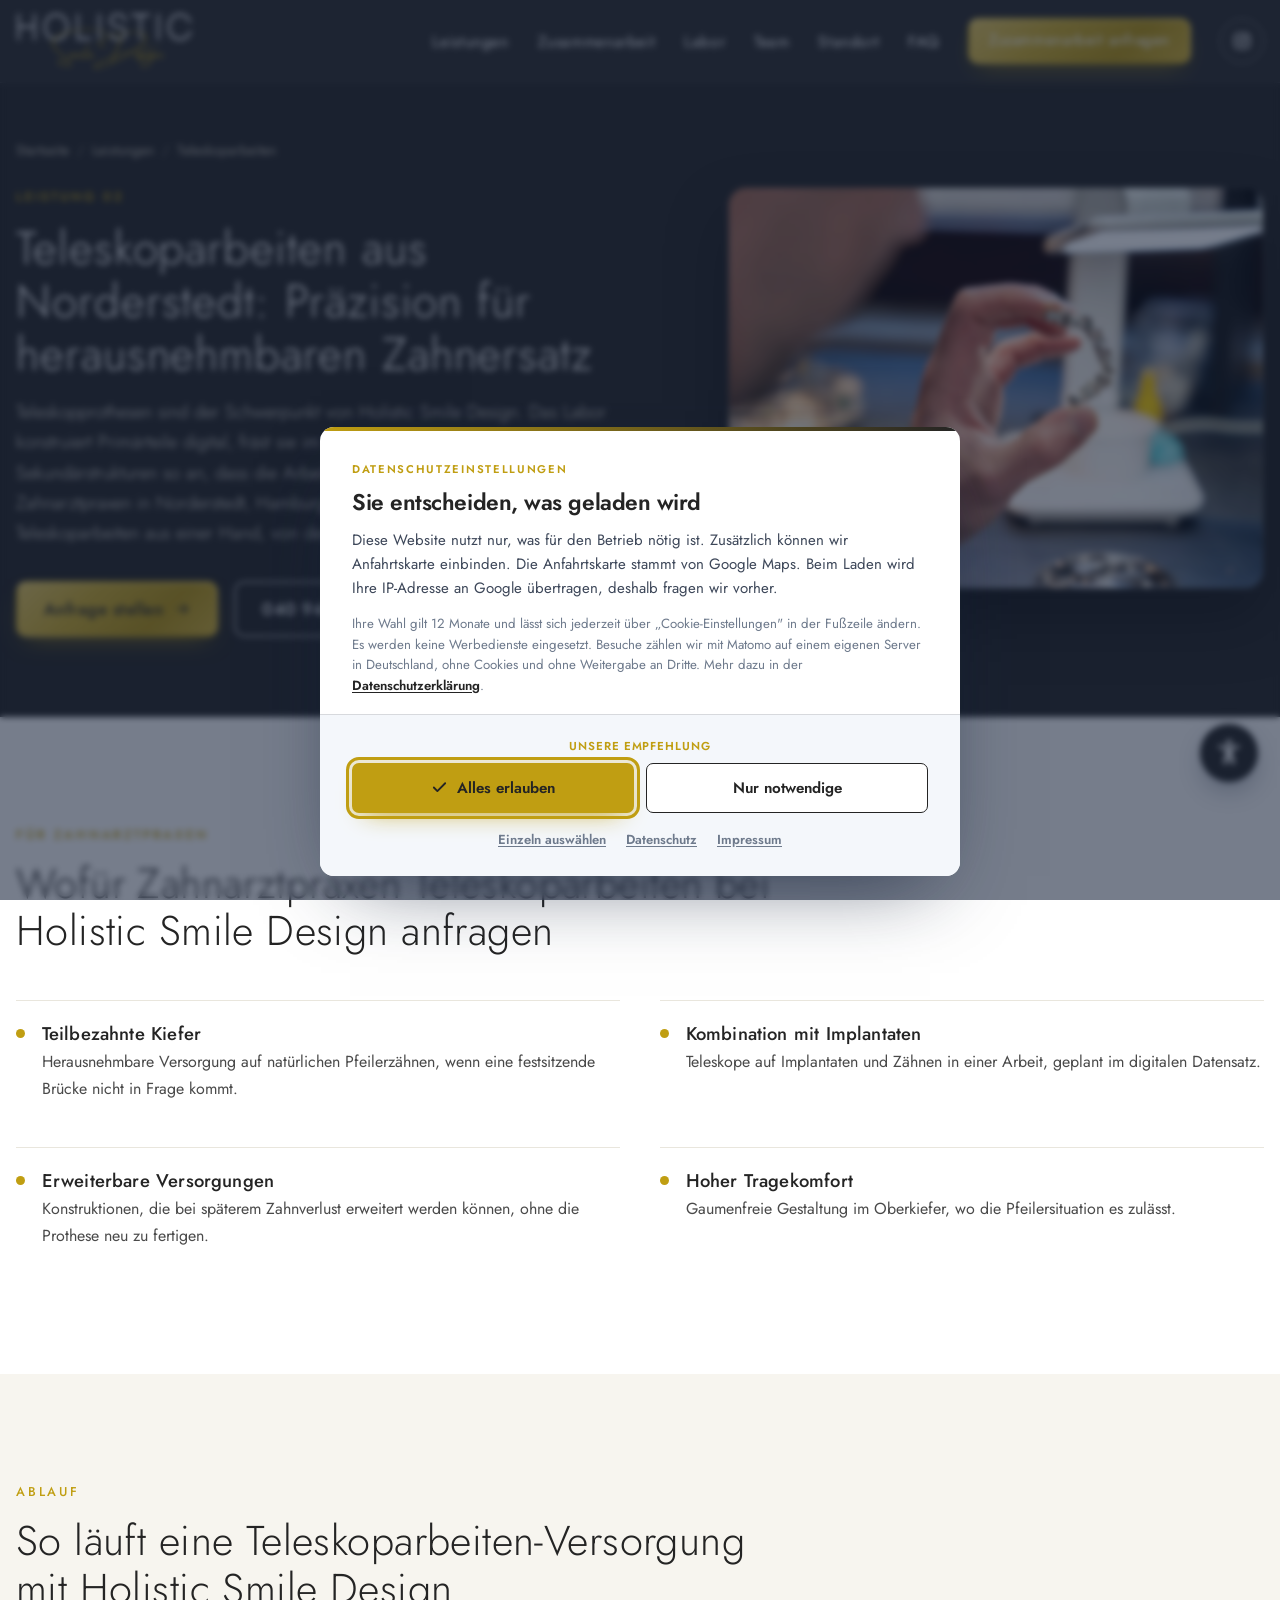
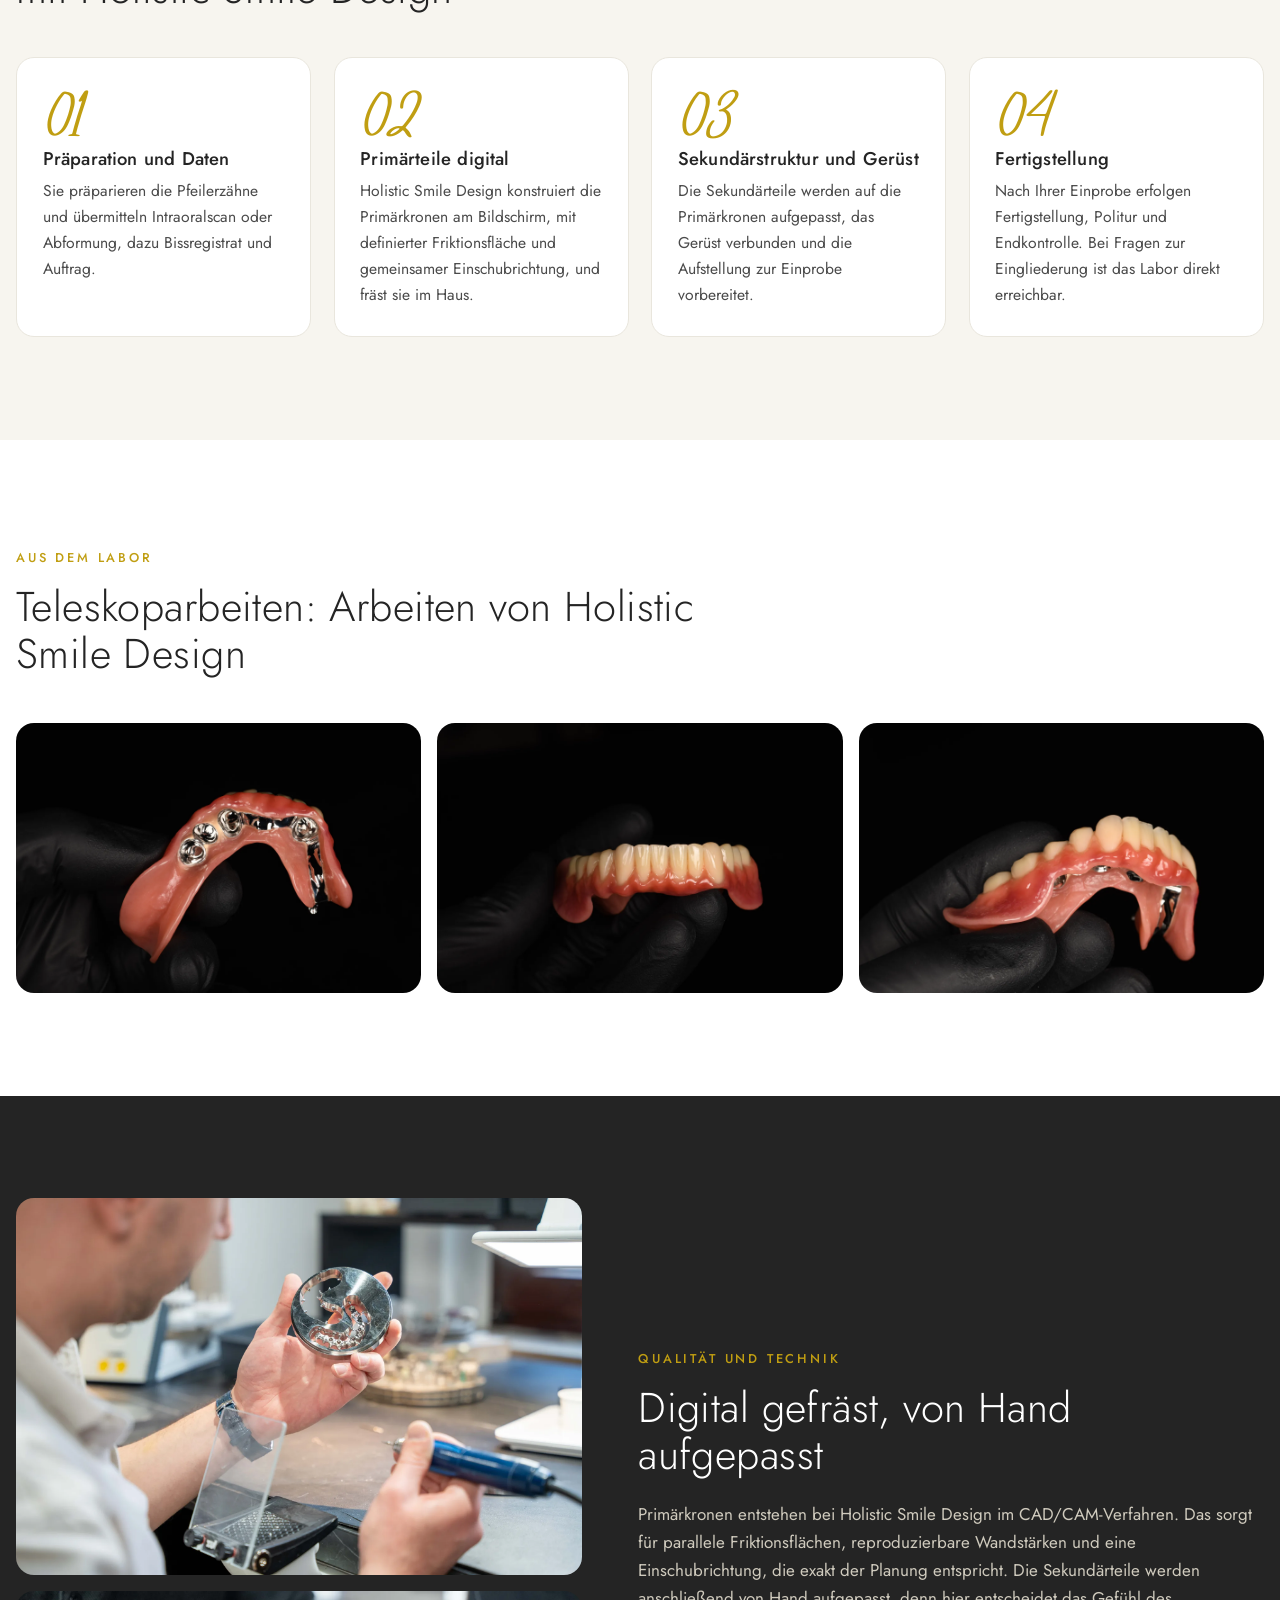
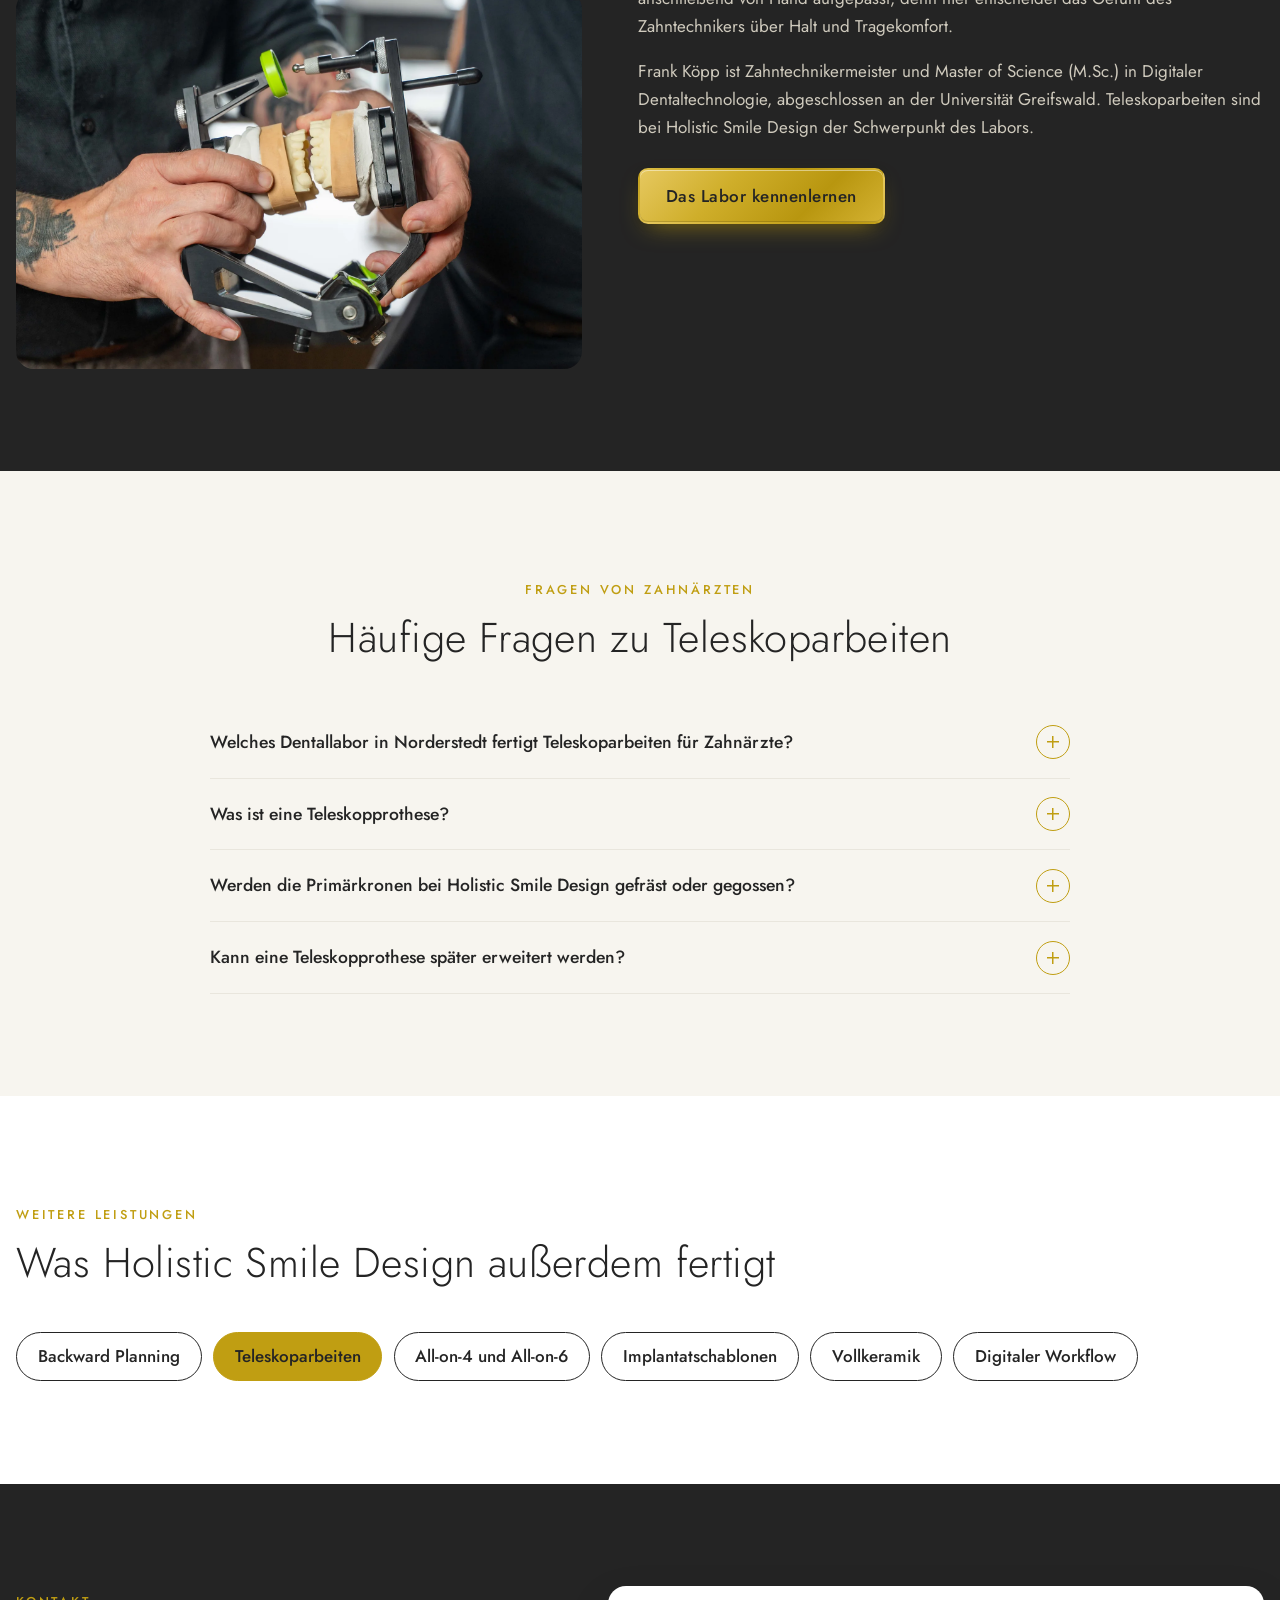
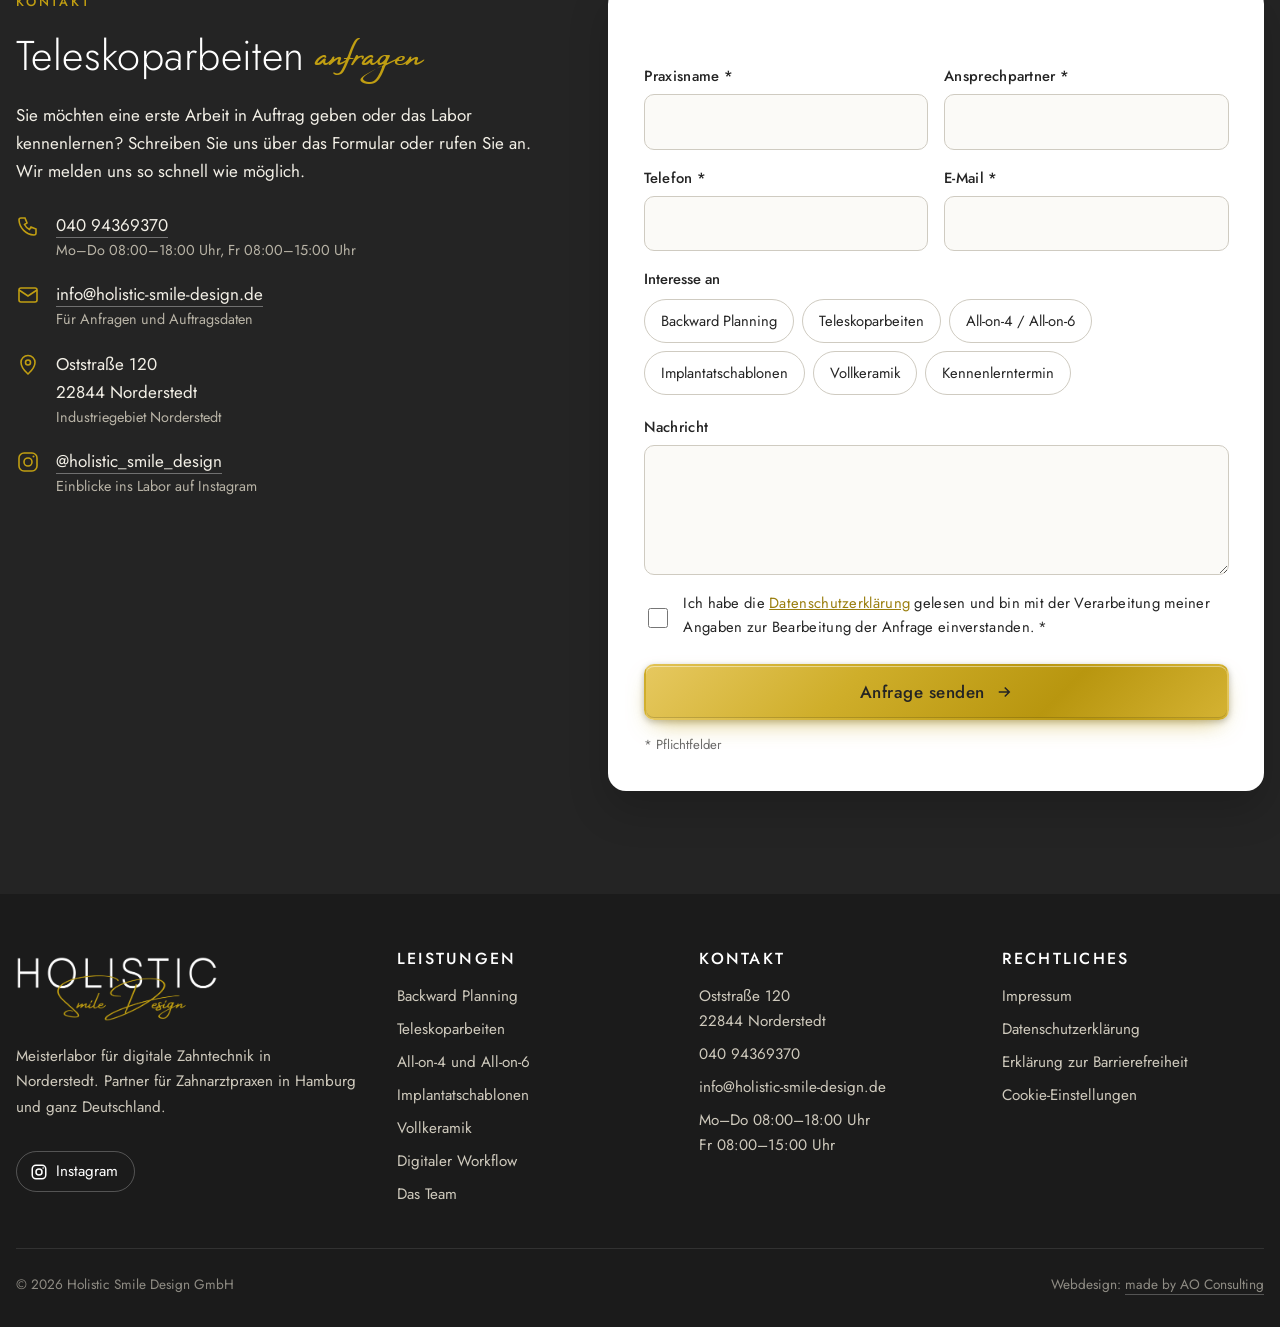
<file: website/teleskoparbeiten-norderstedt.html>
<!DOCTYPE html>
<html lang="de">
<head>
<meta charset="utf-8">
<meta name="viewport" content="width=device-width, initial-scale=1">
<title>Teleskoparbeiten Norderstedt | Teleskopprothesen für Zahnarztpraxen</title>
<meta name="description" content="Teleskoparbeiten vom Meisterlabor in Norderstedt: Primärteile digital konstruiert und gefräst, Sekundärstrukturen präzise angepasst. Für Zahnarztpraxen in Hamburg und ganz Deutschland.">
<link rel="canonical" href="https://holistic-smile-design.de/teleskoparbeiten-norderstedt.html">
<meta name="robots" content="index,follow">
<meta property="og:type" content="website">
<meta property="og:locale" content="de_DE">
<meta property="og:site_name" content="Holistic Smile Design">
<meta property="og:title" content="Teleskoparbeiten Norderstedt | Teleskopprothesen für Zahnarztpraxen">
<meta property="og:description" content="Teleskoparbeiten vom Meisterlabor in Norderstedt: Primärteile digital konstruiert und gefräst, Sekundärstrukturen präzise angepasst. Für Zahnarztpraxen in Hamburg und ganz Deutschland.">
<meta property="og:url" content="https://holistic-smile-design.de/teleskoparbeiten-norderstedt.html">
<meta name="theme-color" content="#242424">
<link rel="icon" href="img/favicon.svg?v=2" type="image/svg+xml">
<link rel="icon" href="img/favicon-32.png?v=2" sizes="32x32" type="image/png">
<link rel="apple-touch-icon" href="img/apple-touch-icon.png?v=2">
<link rel="preload" href="fonts/jost-latin-400-normal.woff2" as="font" type="font/woff2" crossorigin>
<link rel="preload" href="fonts/jost-latin-300-normal.woff2" as="font" type="font/woff2" crossorigin>
<link rel="stylesheet" href="assets/einwilligung.css?v=1">
<link rel="stylesheet" href="assets/barrierefreiheit.css?v=20261006">
<link rel="stylesheet" href="assets/stil.css?v=4">
<script>
window.AO_EINWILLIGUNG = {
  datenschutz: 'datenschutz.html',
  impressum: 'impressum.html',
  hinweis: 'Die Anfahrtskarte stammt von Google Maps. Beim Laden wird Ihre IP-Adresse an Google übertragen, deshalb fragen wir vorher.',
  kategorien: [
    {
      id: 'notwendig',
      name: 'Notwendig',
      kurz: 'Hält die Website funktionsfähig und speichert Ihre Entscheidung aus diesem Fenster. Ohne diese Funktionen lässt sich die Seite nicht sinnvoll anzeigen.',
      pflicht: true,
      dienste: [{
        name: 'Einwilligungsspeicher',
        anbieter: 'Holistic Smile Design GmbH, Oststraße 120, 22844 Norderstedt',
        zweck: 'Speichert, welchen Diensten Sie zugestimmt haben, damit Sie nicht bei jedem Aufruf erneut gefragt werden.',
        art: 'Lokaler Speicher im Browser, kein Cookie',
        dauer: '12 Monate'
      }]
    },
    {
      id: 'medien',
      name: 'Anfahrtskarte',
      kurz: 'Lädt die Anfahrtskarte von Google Maps. Erst dann wird Ihre IP-Adresse an Google übertragen.',
      dienste: [{
        name: 'Google Maps',
        anbieter: 'Google Ireland Limited, Gordon House, Barrow Street, Dublin 4, Irland',
        zweck: 'Zeigt den Standort des Labors in Norderstedt auf einer interaktiven Karte.',
        art: 'Einbettung per iframe, Übertragung der IP-Adresse, Cookies von Google möglich',
        dauer: 'Bis zu 6 Monate (Cookies von Google)'
      }]
    }
  ]
};
</script>
<script type="application/ld+json">
{
 "@context": "https://schema.org",
 "@graph": [
  {
   "@type": "Service",
   "@id": "https://holistic-smile-design.de/teleskoparbeiten-norderstedt.html#service",
   "name": "Teleskoparbeiten",
   "serviceType": "Teleskoparbeiten",
   "description": "Teleskoparbeiten vom Meisterlabor in Norderstedt: Primärteile digital konstruiert und gefräst, Sekundärstrukturen präzise angepasst. Für Zahnarztpraxen in Hamburg und ganz Deutschland.",
   "provider": {
    "@id": "https://holistic-smile-design.de/#labor"
   },
   "areaServed": [
    {
     "@type": "Country",
     "name": "Deutschland"
    },
    {
     "@type": "City",
     "name": "Norderstedt"
    },
    {
     "@type": "City",
     "name": "Hamburg"
    }
   ],
   "url": "https://holistic-smile-design.de/teleskoparbeiten-norderstedt.html"
  },
  {
   "@type": "BreadcrumbList",
   "itemListElement": [
    {
     "@type": "ListItem",
     "position": 1,
     "name": "Startseite",
     "item": "https://holistic-smile-design.de/"
    },
    {
     "@type": "ListItem",
     "position": 2,
     "name": "Leistungen",
     "item": "https://holistic-smile-design.de/#leistungen"
    },
    {
     "@type": "ListItem",
     "position": 3,
     "name": "Teleskoparbeiten",
     "item": "https://holistic-smile-design.de/teleskoparbeiten-norderstedt.html"
    }
   ]
  },
  {
   "@type": "FAQPage",
   "mainEntity": [
    {
     "@type": "Question",
     "name": "Welches Dentallabor in Norderstedt fertigt Teleskoparbeiten für Zahnärzte?",
     "acceptedAnswer": {
      "@type": "Answer",
      "text": "Holistic Smile Design in der Oststraße 120, 22844 Norderstedt, ist ein Meisterlabor mit Schwerpunkt Teleskoparbeiten. Das Labor beliefert Zahnarztpraxen in Norderstedt, Hamburg und ganz Deutschland. Erreichbar montags bis donnerstags von 8 bis 18 Uhr und freitags von 8 bis 15 Uhr unter 040 94369370."
     }
    },
    {
     "@type": "Question",
     "name": "Was ist eine Teleskopprothese?",
     "acceptedAnswer": {
      "@type": "Answer",
      "text": "Eine Teleskopprothese ist herausnehmbarer Zahnersatz, der über Doppelkronen auf den Pfeilerzähnen hält. Die Primärkrone sitzt fest auf dem Zahn, die Sekundärkrone in der Prothese gleitet darüber und erzeugt durch Friktion den Halt. Klammern sind nicht sichtbar, die Prothese lässt sich zur Reinigung herausnehmen."
     }
    },
    {
     "@type": "Question",
     "name": "Werden die Primärkronen bei Holistic Smile Design gefräst oder gegossen?",
     "acceptedAnswer": {
      "@type": "Answer",
      "text": "Holistic Smile Design konstruiert Primärkronen digital und fräst sie im eigenen Haus. Das Ergebnis sind parallele Friktionsflächen und eine Einschubrichtung, die exakt der Planung entspricht."
     }
    },
    {
     "@type": "Question",
     "name": "Kann eine Teleskopprothese später erweitert werden?",
     "acceptedAnswer": {
      "@type": "Answer",
      "text": "Ja. Teleskopprothesen lassen sich bei späterem Zahnverlust in der Regel erweitern, wenn die Konstruktion darauf ausgelegt ist. Holistic Smile Design plant Erweiterbarkeit auf Wunsch von Anfang an mit ein."
     }
    }
   ]
  }
 ]
}
</script>
</head>
<body>
<a class="sprung" href="#inhalt">Zum Inhalt springen</a>
<a class="sprung" href="#kontakt">Zum Kontakt springen</a>
<header class="kopf">
  <div class="kopf-innen">
    <a class="logo" href="index.html#start" aria-label="Holistic Smile Design, zur Startseite">
      <picture><source srcset="img/logo-holistic-smile-design-dentallabor-norderstedt.webp" type="image/webp"><img src="img/logo-holistic-smile-design-dentallabor-norderstedt.png" alt="Holistic Smile Design Logo" width="1000" height="327" decoding="async"></picture>
    </a>
    <button class="burger" type="button" aria-expanded="false" aria-controls="hauptnav" aria-label="Menü öffnen">
      <span></span><span></span><span></span>
    </button>
    <nav class="nav" id="hauptnav" aria-label="Hauptnavigation">
      <ul>
        <li><a href="index.html#leistungen">Leistungen</a></li>
        <li><a href="index.html#ablauf">Zusammenarbeit</a></li>
        <li><a href="index.html#labor">Labor</a></li>
        <li><a href="team.html">Team</a></li>
        <li><a href="index.html#einzugsgebiet">Standort</a></li>
        <li><a href="index.html#faq">FAQ</a></li>
        <li><a class="btn btn-gold" href="index.html#kontakt">Zusammenarbeit anfragen</a></li>
        <li><a class="insta" href="https://www.instagram.com/holistic_smile_design/" rel="noopener" target="_blank" aria-label="Holistic Smile Design auf Instagram (öffnet in neuem Fenster)"><svg viewBox="0 0 24 24" fill="none" stroke="currentColor" stroke-width="2" aria-hidden="true"><rect x="3" y="3" width="18" height="18" rx="5"/><circle cx="12" cy="12" r="4"/><circle cx="17.5" cy="6.5" r="1" fill="currentColor" stroke="none"/></svg><span class="insta-text">Instagram</span></a></li>
      </ul>
    </nav>
  </div>
</header>
<main id="inhalt">

<section class="uhero" aria-labelledby="h1">
  <div class="container uhero-innen">
    <div>
      <nav class="brot" aria-label="Brotkrumen"><ol><li><a href="index.html">Startseite</a></li><li><a href="index.html#leistungen">Leistungen</a></li><li aria-current="page">Teleskoparbeiten</li></ol></nav>
      <span class="kicker">Leistung 02</span>
      <h1 id="h1">Teleskoparbeiten aus Norderstedt: Präzision für herausnehmbaren Zahnersatz</h1>
      <p class="lead">Teleskopprothesen sind der Schwerpunkt von Holistic Smile Design. Das Labor konstruiert Primärteile digital, fräst sie im eigenen Haus und passt die Sekundärstrukturen so an, dass die Arbeit spannungsfrei sitzt und angenehm hält. Zahnarztpraxen in Norderstedt, Hamburg und ganz Deutschland erhalten Teleskoparbeiten aus einer Hand, von der Planung bis zur Eingliederungsbegleitung.</p>
      <div class="hero-cta">
        <a class="btn btn-gold" href="#kontakt">Anfrage stellen
          <svg viewBox="0 0 24 24" fill="none" stroke="currentColor" stroke-width="2" aria-hidden="true"><path d="M5 12h14M13 6l6 6-6 6"/></svg></a>
        <a class="btn btn-hell" href="tel:+494094369370">040 94369370</a>
      </div>
    </div>
    <div class="uhero-bild"><picture>
  <source srcset="img/teleskopgeruest-zahntechniker-dentallabor-norderstedt.webp" type="image/webp">
  <img src="img/teleskopgeruest-zahntechniker-dentallabor-norderstedt.jpg" alt="Zahntechniker hält ein gefrästes Teleskopgerüst im Dentallabor Holistic Smile Design in Norderstedt" width="1800" height="1200" fetchpriority="high" decoding="async">
</picture></div>
  </div>
</section>

<section class="sektion" aria-labelledby="h-fuer">
  <div class="container">
    <div class="kopfzeile">
      <span class="kicker">Für Zahnarztpraxen</span>
      <h2 id="h-fuer">Wofür Zahnarztpraxen Teleskoparbeiten bei Holistic Smile Design anfragen</h2>
    </div>
    <ul class="punkte"><li><h3>Teilbezahnte Kiefer</h3><p>Herausnehmbare Versorgung auf natürlichen Pfeilerzähnen, wenn eine festsitzende Brücke nicht in Frage kommt.</p></li><li><h3>Kombination mit Implantaten</h3><p>Teleskope auf Implantaten und Zähnen in einer Arbeit, geplant im digitalen Datensatz.</p></li><li><h3>Erweiterbare Versorgungen</h3><p>Konstruktionen, die bei späterem Zahnverlust erweitert werden können, ohne die Prothese neu zu fertigen.</p></li><li><h3>Hoher Tragekomfort</h3><p>Gaumenfreie Gestaltung im Oberkiefer, wo die Pfeilersituation es zulässt.</p></li></ul>
  </div>
</section>

<section class="sektion creme" aria-labelledby="h-ablauf">
  <div class="container">
    <div class="kopfzeile">
      <span class="kicker">Ablauf</span>
      <h2 id="h-ablauf">So läuft eine Teleskoparbeiten-Versorgung mit Holistic Smile Design</h2>
    </div>
    <ol class="schritte" style="list-style:none;padding:0;margin:0"><li class="schritt"><h3>Präparation und Daten</h3><p>Sie präparieren die Pfeilerzähne und übermitteln Intraoralscan oder Abformung, dazu Bissregistrat und Auftrag.</p></li><li class="schritt"><h3>Primärteile digital</h3><p>Holistic Smile Design konstruiert die Primärkronen am Bildschirm, mit definierter Friktionsfläche und gemeinsamer Einschubrichtung, und fräst sie im Haus.</p></li><li class="schritt"><h3>Sekundärstruktur und Gerüst</h3><p>Die Sekundärteile werden auf die Primärkronen aufgepasst, das Gerüst verbunden und die Aufstellung zur Einprobe vorbereitet.</p></li><li class="schritt"><h3>Fertigstellung</h3><p>Nach Ihrer Einprobe erfolgen Fertigstellung, Politur und Endkontrolle. Bei Fragen zur Eingliederung ist das Labor direkt erreichbar.</p></li></ol>
  </div>
</section>

<section class="sektion" aria-labelledby="h-arbeiten">
  <div class="container">
    <div class="kopfzeile">
      <span class="kicker">Aus dem Labor</span>
      <h2 id="h-arbeiten">Teleskoparbeiten: Arbeiten von Holistic Smile Design</h2>
    </div>
    <ul class="galerie"><li><picture>
  <source srcset="img/teleskoparbeit-dentallabor-norderstedt-1.webp" type="image/webp">
  <img src="img/teleskoparbeit-dentallabor-norderstedt-1.jpg" alt="Teleskoparbeit aus dem Dentallabor Holistic Smile Design, Ansicht der Innenseite mit Teleskopen" width="1800" height="1200" loading="lazy" decoding="async">
</picture></li><li><picture>
  <source srcset="img/teleskoparbeit-dentallabor-norderstedt-2.webp" type="image/webp">
  <img src="img/teleskoparbeit-dentallabor-norderstedt-2.jpg" alt="Fertige Teleskoparbeit aus dem Dentallabor Holistic Smile Design in Norderstedt" width="1800" height="1200" loading="lazy" decoding="async">
</picture></li><li><picture>
  <source srcset="img/teleskoparbeit-dentallabor-norderstedt-3.webp" type="image/webp">
  <img src="img/teleskoparbeit-dentallabor-norderstedt-3.jpg" alt="Teleskoparbeit von Holistic Smile Design in der Seitenansicht" width="1800" height="1200" loading="lazy" decoding="async">
</picture></li></ul>
  </div>
</section>

<section class="sektion dunkel" aria-labelledby="h-technik">
  <div class="container utechnik">
    <div class="utechnik-bilder">
      <picture>
  <source srcset="img/teleskoparbeit-handarbeit-zahntechniker-norderstedt.webp" type="image/webp">
  <img src="img/teleskoparbeit-handarbeit-zahntechniker-norderstedt.jpg" alt="Zahntechniker prüft eine Teleskoparbeit unter der Lupe" width="1800" height="1200" loading="lazy" decoding="async">
</picture>
      <picture>
  <source srcset="img/artikulator-implantatmodell-dentallabor-norderstedt.webp" type="image/webp">
  <img src="img/artikulator-implantatmodell-dentallabor-norderstedt.jpg" alt="Zahntechnikermeister kontrolliert ein Modell im Artikulator im Labor in Norderstedt" width="1800" height="1200" loading="lazy" decoding="async">
</picture>
    </div>
    <div>
      <span class="kicker">Qualität und Technik</span>
      <h2 id="h-technik">Digital gefräst, von Hand aufgepasst</h2>
      <p>Primärkronen entstehen bei Holistic Smile Design im CAD/CAM-Verfahren. Das sorgt für parallele Friktionsflächen, reproduzierbare Wandstärken und eine Einschubrichtung, die exakt der Planung entspricht. Die Sekundärteile werden anschließend von Hand aufgepasst, denn hier entscheidet das Gefühl des Zahntechnikers über Halt und Tragekomfort.</p>
      <p>Frank Köpp ist Zahntechnikermeister und Master of Science (M.Sc.) in Digitaler Dentaltechnologie, abgeschlossen an der Universität Greifswald. Teleskoparbeiten sind bei Holistic Smile Design der Schwerpunkt des Labors.</p>
      <a class="btn btn-gold" href="index.html#labor" style="margin-top:.6rem">Das Labor kennenlernen</a>
    </div>
  </div>
</section>

<section class="sektion creme" id="faq" aria-labelledby="h-faq">
  <div class="container">
    <div class="kopfzeile" style="margin-inline:auto;text-align:center">
      <span class="kicker">Fragen von Zahnärzten</span>
      <h2 id="h-faq">Häufige Fragen zu Teleskoparbeiten</h2>
    </div>
    <div class="faq"><details><summary><h3 class="faq__q">Welches Dentallabor in Norderstedt fertigt Teleskoparbeiten für Zahnärzte?</h3></summary><p>Holistic Smile Design in der Oststraße 120, 22844 Norderstedt, ist ein Meisterlabor mit Schwerpunkt Teleskoparbeiten. Das Labor beliefert Zahnarztpraxen in Norderstedt, Hamburg und ganz Deutschland. Erreichbar montags bis donnerstags von 8 bis 18 Uhr und freitags von 8 bis 15 Uhr unter 040 94369370.</p></details><details><summary><h3 class="faq__q">Was ist eine Teleskopprothese?</h3></summary><p>Eine Teleskopprothese ist herausnehmbarer Zahnersatz, der über Doppelkronen auf den Pfeilerzähnen hält. Die Primärkrone sitzt fest auf dem Zahn, die Sekundärkrone in der Prothese gleitet darüber und erzeugt durch Friktion den Halt. Klammern sind nicht sichtbar, die Prothese lässt sich zur Reinigung herausnehmen.</p></details><details><summary><h3 class="faq__q">Werden die Primärkronen bei Holistic Smile Design gefräst oder gegossen?</h3></summary><p>Holistic Smile Design konstruiert Primärkronen digital und fräst sie im eigenen Haus. Das Ergebnis sind parallele Friktionsflächen und eine Einschubrichtung, die exakt der Planung entspricht.</p></details><details><summary><h3 class="faq__q">Kann eine Teleskopprothese später erweitert werden?</h3></summary><p>Ja. Teleskopprothesen lassen sich bei späterem Zahnverlust in der Regel erweitern, wenn die Konstruktion darauf ausgelegt ist. Holistic Smile Design plant Erweiterbarkeit auf Wunsch von Anfang an mit ein.</p></details></div>
  </div>
</section>

<section class="sektion" aria-labelledby="h-weitere">
  <div class="container">
    <div class="kopfzeile">
      <span class="kicker">Weitere Leistungen</span>
      <h2 id="h-weitere">Was Holistic Smile Design außerdem fertigt</h2>
    </div>
    <nav class="lnav" aria-label="Weitere Leistungen"><ul><li><a href="backward-planning-norderstedt.html">Backward Planning</a></li><li><a href="teleskoparbeiten-norderstedt.html" aria-current="page">Teleskoparbeiten</a></li><li><a href="all-on-4-all-on-6-norderstedt.html">All-on-4 und All-on-6</a></li><li><a href="implantatschablonen-stackable-guides-norderstedt.html">Implantatschablonen</a></li><li><a href="vollkeramik-norderstedt.html">Vollkeramik</a></li><li><a href="digitaler-workflow-dentallabor-norderstedt.html">Digitaler Workflow</a></li></ul></nav>
  </div>
</section>

<section class="sektion dunkel" id="kontakt" aria-labelledby="h-kontakt">
  <div class="container kontakt">
    <div class="kontakt-info">
      <span class="kicker">Kontakt</span>
      <h2 id="h-kontakt">Teleskoparbeiten <span class="script">anfragen</span></h2>
      <p>Sie möchten eine erste Arbeit in Auftrag geben oder das Labor kennenlernen? Schreiben Sie uns über das Formular oder rufen Sie an. Wir melden uns so schnell wie möglich.</p>
      <ul>
        <li><svg viewBox="0 0 24 24" fill="none" stroke="currentColor" stroke-width="1.6" aria-hidden="true"><path d="M5 4h4l2 5-2.5 1.5a11 11 0 0 0 5 5L15 13l5 2v4a2 2 0 0 1-2 2A16 16 0 0 1 3 6a2 2 0 0 1 2-2z"/></svg><div><a href="tel:+494094369370">040 94369370</a><small>Mo–Do 08:00–18:00 Uhr, Fr 08:00–15:00 Uhr</small></div></li>
        <li><svg viewBox="0 0 24 24" fill="none" stroke="currentColor" stroke-width="1.6" aria-hidden="true"><rect x="3" y="5" width="18" height="14" rx="2"/><path d="M3 7l9 6 9-6"/></svg><div><a href="mailto:info@holistic-smile-design.de">info@holistic-smile-design.de</a><small>Für Anfragen und Auftragsdaten</small></div></li>
        <li><svg viewBox="0 0 24 24" fill="none" stroke="currentColor" stroke-width="1.6" aria-hidden="true"><path d="M12 21s7-6.2 7-11.5A7 7 0 0 0 5 9.5C5 14.8 12 21 12 21z"/><circle cx="12" cy="9.5" r="2.5"/></svg><div>Oststraße 120<br>22844 Norderstedt<small>Industriegebiet Norderstedt</small></div></li>
        <li><svg viewBox="0 0 24 24" fill="none" stroke="currentColor" stroke-width="1.6" aria-hidden="true"><rect x="3" y="3" width="18" height="18" rx="5"/><circle cx="12" cy="12" r="4"/><circle cx="17.5" cy="6.5" r="1" fill="currentColor" stroke="none"/></svg><div><a href="https://www.instagram.com/holistic_smile_design/" rel="noopener" target="_blank">@holistic_smile_design</a><small>Einblicke ins Labor auf Instagram</small></div></li>
      </ul>
    </div>
    <form class="formular" id="formular" action="anfrage-senden.php" method="post" novalidate data-gesendet="false" aria-labelledby="h-formular">
      <div class="formular-felder">
        <h3 id="h-formular" style="margin-bottom:1.2rem">Anfrage für Zahnarztpraxen</h3>
        <div class="reihe">
          <div class="feld"><label for="f-praxis">Praxisname *</label><input id="f-praxis" name="praxis" type="text" autocomplete="organization" required><span class="fehler">Bitte den Praxisnamen angeben.</span></div>
          <div class="feld"><label for="f-name">Ansprechpartner *</label><input id="f-name" name="name" type="text" autocomplete="name" required><span class="fehler">Bitte einen Namen angeben.</span></div>
        </div>
        <div class="reihe">
          <div class="feld"><label for="f-tel">Telefon *</label><input id="f-tel" name="telefon" type="tel" autocomplete="tel" required><span class="fehler">Bitte eine Telefonnummer angeben.</span></div>
          <div class="feld"><label for="f-mail">E-Mail *</label><input id="f-mail" name="email" type="email" autocomplete="email" required><span class="fehler">Bitte eine gültige E-Mail-Adresse angeben.</span></div>
        </div>
        <fieldset>
          <legend>Interesse an</legend>
          <div class="chips">
            <label><input type="checkbox" name="interesse[]" value="Backward Planning"><span>Backward Planning</span></label>
            <label><input type="checkbox" name="interesse[]" value="Teleskoparbeiten"><span>Teleskoparbeiten</span></label>
            <label><input type="checkbox" name="interesse[]" value="All-on-4 / All-on-6"><span>All-on-4 / All-on-6</span></label>
            <label><input type="checkbox" name="interesse[]" value="Implantatschablonen"><span>Implantatschablonen</span></label>
            <label><input type="checkbox" name="interesse[]" value="Vollkeramik"><span>Vollkeramik</span></label>
            <label><input type="checkbox" name="interesse[]" value="Kennenlerntermin"><span>Kennenlerntermin</span></label>
          </div>
        </fieldset>
        <div class="feld"><label for="f-nachricht">Nachricht</label><textarea id="f-nachricht" name="nachricht"></textarea></div>
        <div class="ds feld" style="display:block">
          <label style="display:flex;gap:.8rem;align-items:flex-start;font-weight:400"><input id="f-ds" type="checkbox" name="datenschutz" required><span>Ich habe die <a href="datenschutz.html">Datenschutzerklärung</a> gelesen und bin mit der Verarbeitung meiner Angaben zur Bearbeitung der Anfrage einverstanden. *</span></label>
          <span class="fehler">Bitte der Datenschutzerklärung zustimmen.</span>
        </div>
        <div class="hp" aria-hidden="true" style="position:absolute;left:-9999px;width:1px;height:1px;overflow:hidden"><label for="f-website">Dieses Feld bitte leer lassen</label><input id="f-website" type="text" name="website" tabindex="-1" autocomplete="off"></div>
        <input type="hidden" name="zeit" value="">
        <button class="btn btn-gold" type="submit" style="width:100%">Anfrage senden
          <svg viewBox="0 0 24 24" fill="none" stroke="currentColor" stroke-width="2" aria-hidden="true"><path d="M5 12h14M13 6l6 6-6 6"/></svg></button>
        <p style="font-size:.82rem;color:#6b6b6b;margin:.9rem 0 0">* Pflichtfelder</p>
      </div>
      <div class="danke" role="status" aria-live="polite">
        <svg viewBox="0 0 24 24" fill="none" stroke="currentColor" stroke-width="1.6" aria-hidden="true"><circle cx="12" cy="12" r="10"/><path d="M8 12l3 3 5-6"/></svg>
        <h3>Vielen Dank für Ihre Anfrage.</h3>
        <p class="ersatzweg" hidden><strong>Der Versand über die Webseite hat gerade nicht geklappt.</strong> Ihr E-Mail-Programm öffnet sich mit der fertigen Anfrage, bitte dort noch auf Senden klicken.</p>
        <p>Wir melden uns so schnell wie möglich bei Ihnen. Bei dringenden Fragen erreichen Sie uns unter <a href="tel:+494094369370" style="color:var(--gold-dunkel)">040 94369370</a>.</p>
      </div>
    </form>
  </div>
</section>
</main>
<footer>
  <div class="container">
    <div class="fuss">
      <div>
        <a class="logo" href="index.html#start" aria-label="Holistic Smile Design, nach oben">
          <picture><source srcset="img/logo-holistic-smile-design-dentallabor-norderstedt.webp" type="image/webp"><img src="img/logo-holistic-smile-design-dentallabor-norderstedt.png" alt="Holistic Smile Design Logo" width="1000" height="327" loading="lazy" decoding="async"></picture>
        </a>
        <p>Meisterlabor für digitale Zahntechnik in Norderstedt. Partner für Zahnarztpraxen in Hamburg und ganz Deutschland.</p>
        <a class="sozial" href="https://www.instagram.com/holistic_smile_design/" rel="noopener" target="_blank"><svg viewBox="0 0 24 24" fill="none" stroke="currentColor" stroke-width="2" aria-hidden="true"><rect x="3" y="3" width="18" height="18" rx="5"/><circle cx="12" cy="12" r="4"/><circle cx="17.5" cy="6.5" r="1" fill="currentColor" stroke="none"/></svg>Instagram</a>
      </div>
      <div>
        <h3>Leistungen</h3>
        <ul>
          <li><a href="backward-planning-norderstedt.html">Backward Planning</a></li>
          <li><a href="teleskoparbeiten-norderstedt.html">Teleskoparbeiten</a></li>
          <li><a href="all-on-4-all-on-6-norderstedt.html">All-on-4 und All-on-6</a></li>
          <li><a href="implantatschablonen-stackable-guides-norderstedt.html">Implantatschablonen</a></li>
          <li><a href="vollkeramik-norderstedt.html">Vollkeramik</a></li>
          <li><a href="digitaler-workflow-dentallabor-norderstedt.html">Digitaler Workflow</a></li>
          <li><a href="team.html">Das Team</a></li>
        </ul>
      </div>
      <div>
        <h3>Kontakt</h3>
        <ul>
          <li>Oststraße 120<br>22844 Norderstedt</li>
          <li><a href="tel:+494094369370">040 94369370</a></li>
          <li><a href="mailto:info@holistic-smile-design.de">info@holistic-smile-design.de</a></li>
          <li>Mo–Do 08:00–18:00 Uhr<br>Fr 08:00–15:00 Uhr</li>
        </ul>
      </div>
      <div>
        <h3>Rechtliches</h3>
        <ul>
          <li><a href="impressum.html">Impressum</a></li>
          <li><a href="datenschutz.html">Datenschutzerklärung</a></li>
          <li><a href="barrierefreiheit.html">Erklärung zur Barrierefreiheit</a></li>
          <li><button type="button" class="ein-ausloeser" data-einwilligung-oeffnen>Cookie-Einstellungen</button></li>
        </ul>
      </div>
    </div>
    <div class="fuss-unten">
      <span>© <span id="jahr">2026</span> Holistic Smile Design GmbH</span>
      <span>Webdesign: <a href="https://ao-consult.de" rel="noopener" target="_blank">made by AO Consulting</a></span>
    </div>
  </div>
</footer>
<script src="assets/einwilligung.js?v=2" defer></script>
<script src="assets/barrierefreiheit.js?v=1" defer></script>
<script src="assets/skript.js?v=2" defer></script>
<script src="assets/statistik.js?v=1" defer></script>
</body>
</html>
</file>
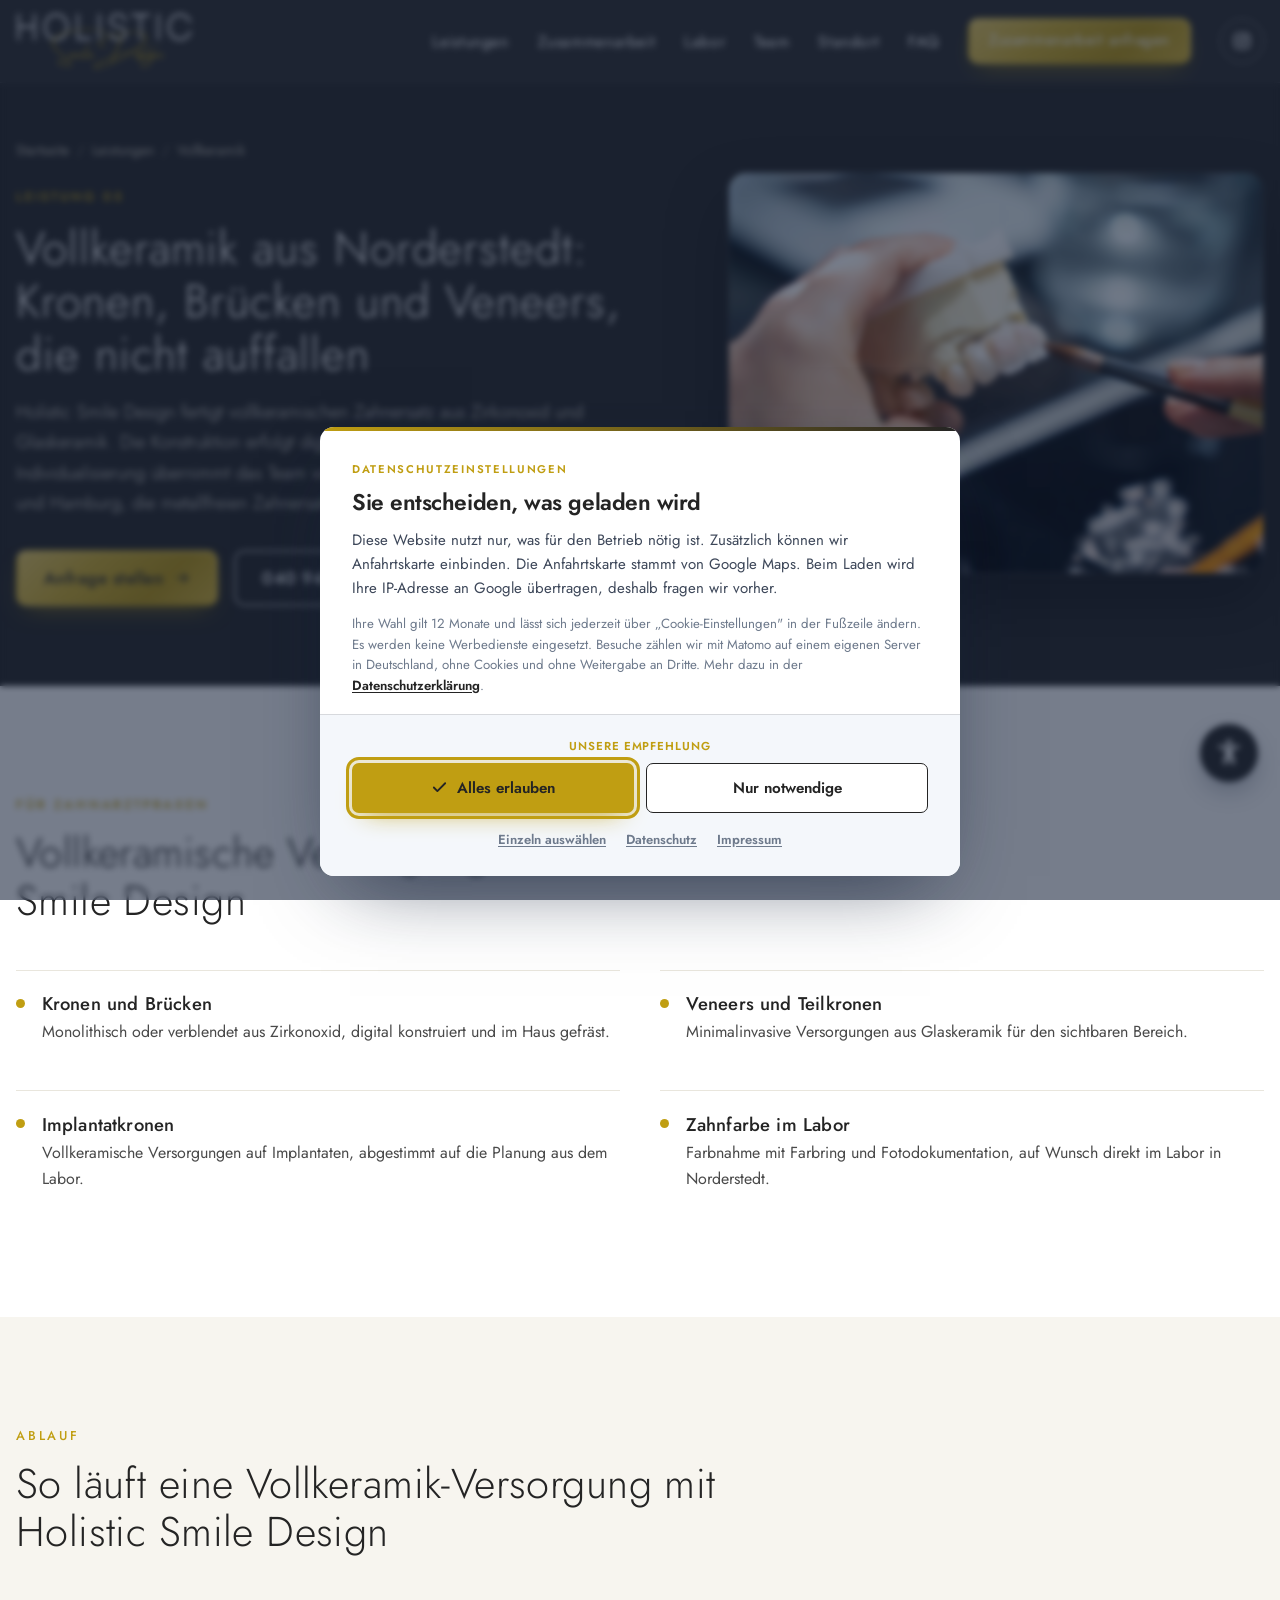
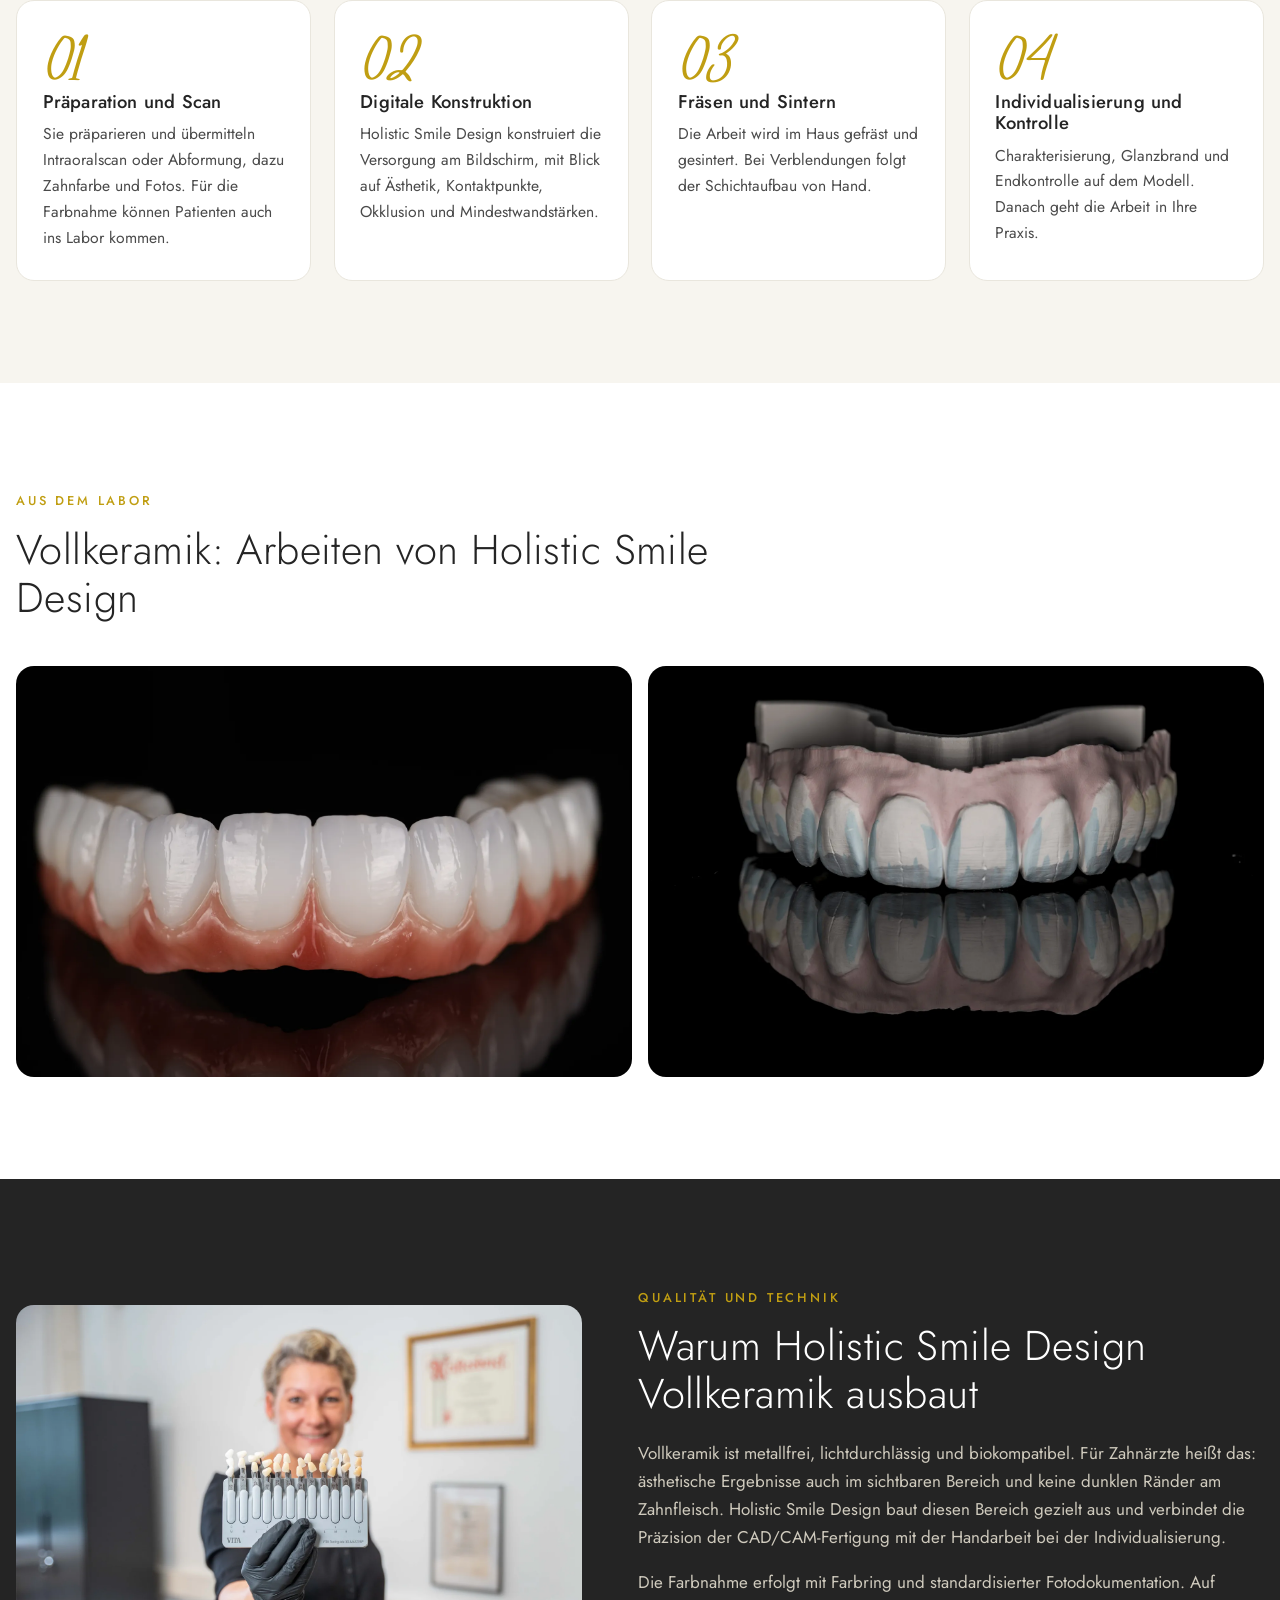
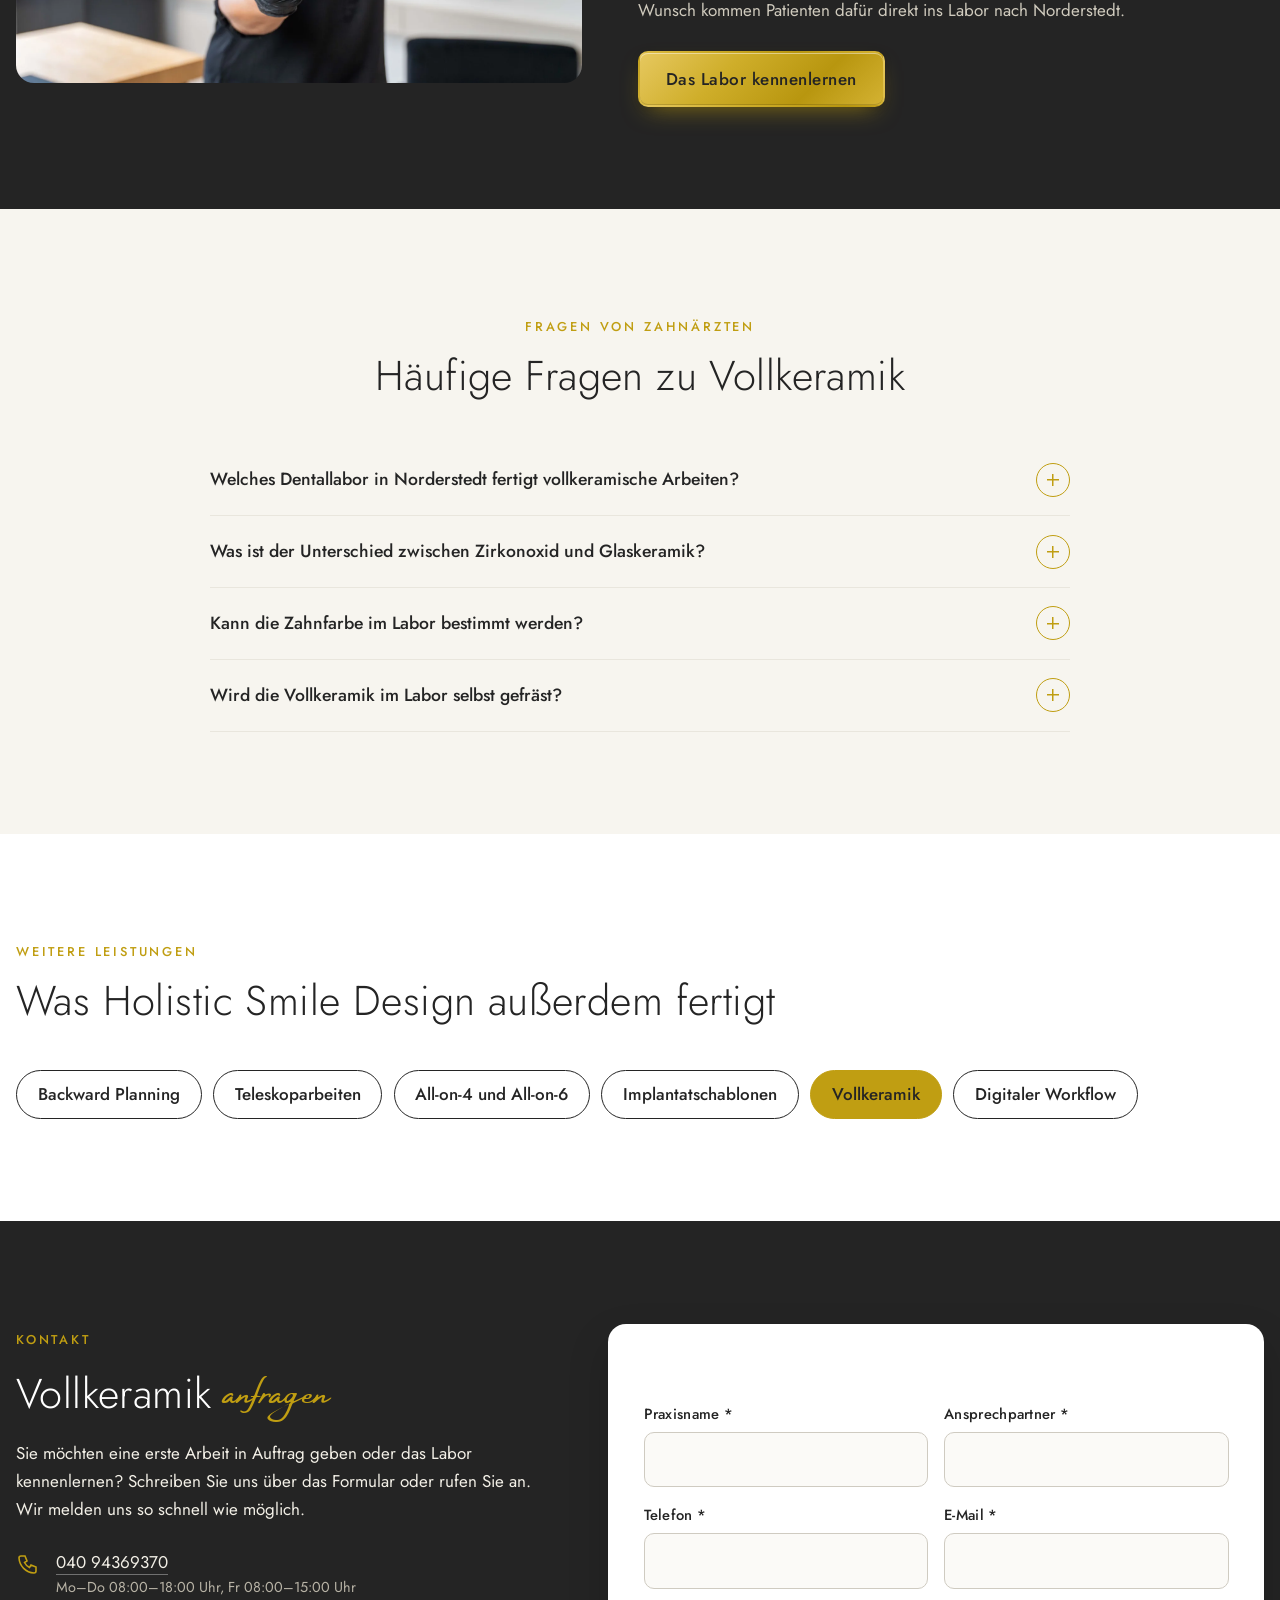
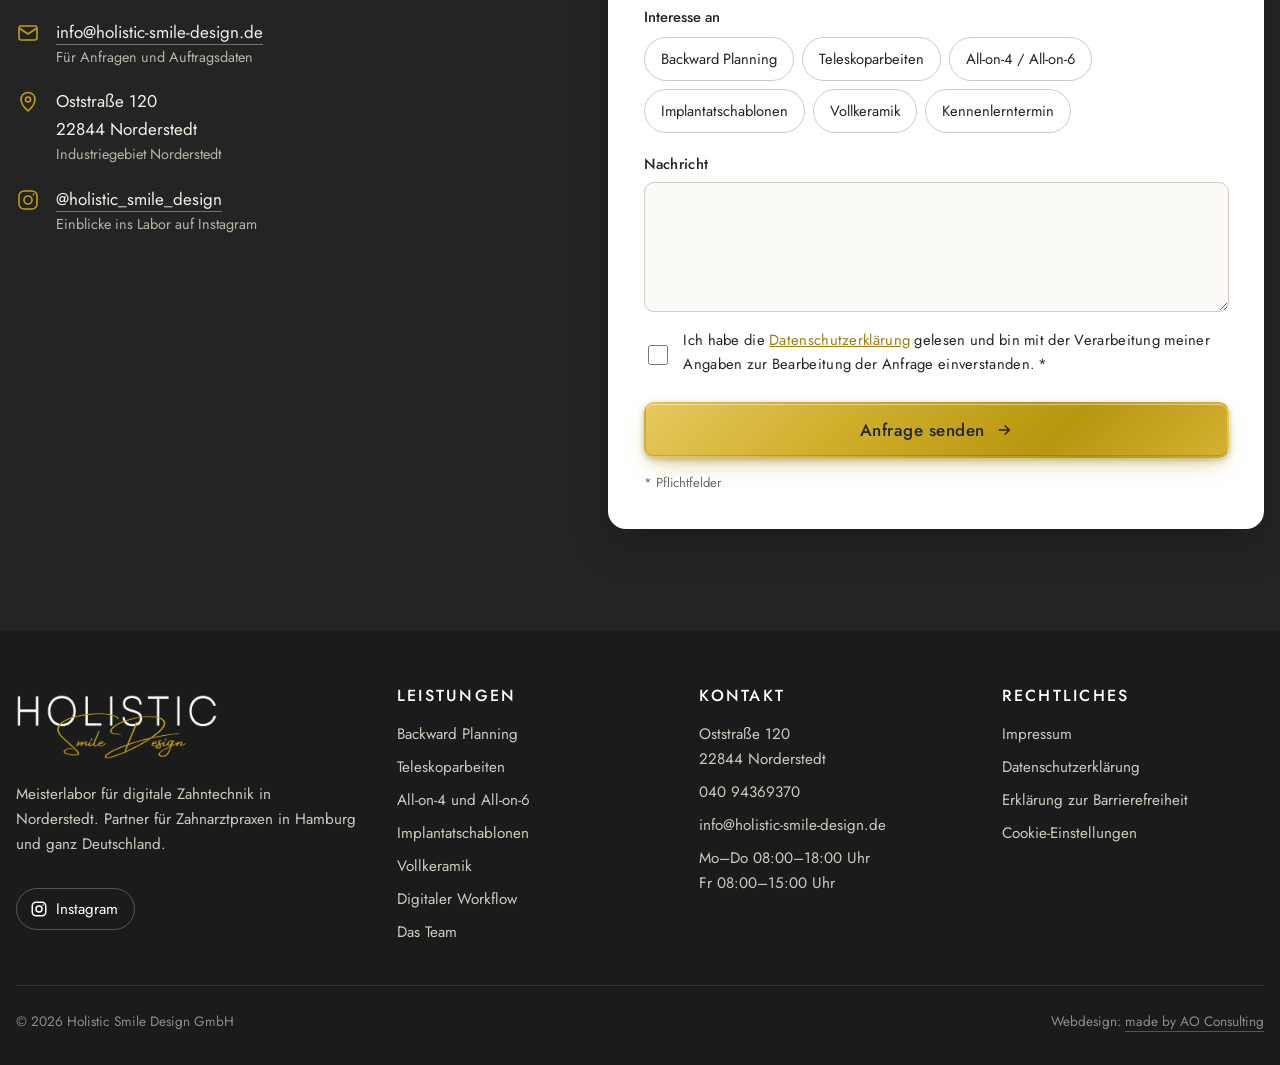
<file: website/vollkeramik-norderstedt.html>
<!DOCTYPE html>
<html lang="de">
<head>
<meta charset="utf-8">
<meta name="viewport" content="width=device-width, initial-scale=1">
<title>Vollkeramik Norderstedt | Kronen, Brücken und Veneers für Zahnärzte</title>
<meta name="description" content="Vollkeramische Kronen, Brücken und Veneers vom Meisterlabor in Norderstedt: digital konstruiert, im Haus gefräst, von Hand individualisiert. Für Zahnarztpraxen in Hamburg und ganz Deutschland.">
<link rel="canonical" href="https://holistic-smile-design.de/vollkeramik-norderstedt.html">
<meta name="robots" content="index,follow">
<meta property="og:type" content="website">
<meta property="og:locale" content="de_DE">
<meta property="og:site_name" content="Holistic Smile Design">
<meta property="og:title" content="Vollkeramik Norderstedt | Kronen, Brücken und Veneers für Zahnärzte">
<meta property="og:description" content="Vollkeramische Kronen, Brücken und Veneers vom Meisterlabor in Norderstedt: digital konstruiert, im Haus gefräst, von Hand individualisiert. Für Zahnarztpraxen in Hamburg und ganz Deutschland.">
<meta property="og:url" content="https://holistic-smile-design.de/vollkeramik-norderstedt.html">
<meta name="theme-color" content="#242424">
<link rel="icon" href="img/favicon.svg?v=2" type="image/svg+xml">
<link rel="icon" href="img/favicon-32.png?v=2" sizes="32x32" type="image/png">
<link rel="apple-touch-icon" href="img/apple-touch-icon.png?v=2">
<link rel="preload" href="fonts/jost-latin-400-normal.woff2" as="font" type="font/woff2" crossorigin>
<link rel="preload" href="fonts/jost-latin-300-normal.woff2" as="font" type="font/woff2" crossorigin>
<link rel="stylesheet" href="assets/einwilligung.css?v=1">
<link rel="stylesheet" href="assets/barrierefreiheit.css?v=20261006">
<link rel="stylesheet" href="assets/stil.css?v=4">
<script>
window.AO_EINWILLIGUNG = {
  datenschutz: 'datenschutz.html',
  impressum: 'impressum.html',
  hinweis: 'Die Anfahrtskarte stammt von Google Maps. Beim Laden wird Ihre IP-Adresse an Google übertragen, deshalb fragen wir vorher.',
  kategorien: [
    {
      id: 'notwendig',
      name: 'Notwendig',
      kurz: 'Hält die Website funktionsfähig und speichert Ihre Entscheidung aus diesem Fenster. Ohne diese Funktionen lässt sich die Seite nicht sinnvoll anzeigen.',
      pflicht: true,
      dienste: [{
        name: 'Einwilligungsspeicher',
        anbieter: 'Holistic Smile Design GmbH, Oststraße 120, 22844 Norderstedt',
        zweck: 'Speichert, welchen Diensten Sie zugestimmt haben, damit Sie nicht bei jedem Aufruf erneut gefragt werden.',
        art: 'Lokaler Speicher im Browser, kein Cookie',
        dauer: '12 Monate'
      }]
    },
    {
      id: 'medien',
      name: 'Anfahrtskarte',
      kurz: 'Lädt die Anfahrtskarte von Google Maps. Erst dann wird Ihre IP-Adresse an Google übertragen.',
      dienste: [{
        name: 'Google Maps',
        anbieter: 'Google Ireland Limited, Gordon House, Barrow Street, Dublin 4, Irland',
        zweck: 'Zeigt den Standort des Labors in Norderstedt auf einer interaktiven Karte.',
        art: 'Einbettung per iframe, Übertragung der IP-Adresse, Cookies von Google möglich',
        dauer: 'Bis zu 6 Monate (Cookies von Google)'
      }]
    }
  ]
};
</script>
<script type="application/ld+json">
{
 "@context": "https://schema.org",
 "@graph": [
  {
   "@type": "Service",
   "@id": "https://holistic-smile-design.de/vollkeramik-norderstedt.html#service",
   "name": "Vollkeramik",
   "serviceType": "Vollkeramik",
   "description": "Vollkeramische Kronen, Brücken und Veneers vom Meisterlabor in Norderstedt: digital konstruiert, im Haus gefräst, von Hand individualisiert. Für Zahnarztpraxen in Hamburg und ganz Deutschland.",
   "provider": {
    "@id": "https://holistic-smile-design.de/#labor"
   },
   "areaServed": [
    {
     "@type": "Country",
     "name": "Deutschland"
    },
    {
     "@type": "City",
     "name": "Norderstedt"
    },
    {
     "@type": "City",
     "name": "Hamburg"
    }
   ],
   "url": "https://holistic-smile-design.de/vollkeramik-norderstedt.html"
  },
  {
   "@type": "BreadcrumbList",
   "itemListElement": [
    {
     "@type": "ListItem",
     "position": 1,
     "name": "Startseite",
     "item": "https://holistic-smile-design.de/"
    },
    {
     "@type": "ListItem",
     "position": 2,
     "name": "Leistungen",
     "item": "https://holistic-smile-design.de/#leistungen"
    },
    {
     "@type": "ListItem",
     "position": 3,
     "name": "Vollkeramik",
     "item": "https://holistic-smile-design.de/vollkeramik-norderstedt.html"
    }
   ]
  },
  {
   "@type": "FAQPage",
   "mainEntity": [
    {
     "@type": "Question",
     "name": "Welches Dentallabor in Norderstedt fertigt vollkeramische Arbeiten?",
     "acceptedAnswer": {
      "@type": "Answer",
      "text": "Holistic Smile Design in der Oststraße 120, 22844 Norderstedt, fertigt vollkeramische Kronen, Brücken und Veneers für Zahnarztpraxen in Norderstedt, Hamburg und ganz Deutschland. Das Labor ist montags bis donnerstags von 8 bis 18 Uhr und freitags von 8 bis 15 Uhr unter 040 94369370 erreichbar."
     }
    },
    {
     "@type": "Question",
     "name": "Was ist der Unterschied zwischen Zirkonoxid und Glaskeramik?",
     "acceptedAnswer": {
      "@type": "Answer",
      "text": "Zirkonoxid ist eine hochfeste Oxidkeramik und eignet sich für Kronen, Brücken und Implantatversorgungen auch im Seitenzahnbereich. Glaskeramik ist lichtdurchlässiger und wird vor allem für Veneers, Teilkronen und Einzelkronen im sichtbaren Bereich eingesetzt."
     }
    },
    {
     "@type": "Question",
     "name": "Kann die Zahnfarbe im Labor bestimmt werden?",
     "acceptedAnswer": {
      "@type": "Answer",
      "text": "Ja. Holistic Smile Design bestimmt die Zahnfarbe auf Wunsch direkt im Labor in Norderstedt, mit Farbring und Fotodokumentation. So sieht der Zahntechniker die Situation selbst und kann die Individualisierung darauf abstimmen."
     }
    },
    {
     "@type": "Question",
     "name": "Wird die Vollkeramik im Labor selbst gefräst?",
     "acceptedAnswer": {
      "@type": "Answer",
      "text": "Ja. Holistic Smile Design konstruiert vollkeramische Arbeiten digital und fräst sie auf den eigenen CAD/CAM-Fräsmaschinen in Norderstedt. Sintern, Verblendung und Individualisierung erfolgen ebenfalls im Haus."
     }
    }
   ]
  }
 ]
}
</script>
</head>
<body>
<a class="sprung" href="#inhalt">Zum Inhalt springen</a>
<a class="sprung" href="#kontakt">Zum Kontakt springen</a>
<header class="kopf">
  <div class="kopf-innen">
    <a class="logo" href="index.html#start" aria-label="Holistic Smile Design, zur Startseite">
      <picture><source srcset="img/logo-holistic-smile-design-dentallabor-norderstedt.webp" type="image/webp"><img src="img/logo-holistic-smile-design-dentallabor-norderstedt.png" alt="Holistic Smile Design Logo" width="1000" height="327" decoding="async"></picture>
    </a>
    <button class="burger" type="button" aria-expanded="false" aria-controls="hauptnav" aria-label="Menü öffnen">
      <span></span><span></span><span></span>
    </button>
    <nav class="nav" id="hauptnav" aria-label="Hauptnavigation">
      <ul>
        <li><a href="index.html#leistungen">Leistungen</a></li>
        <li><a href="index.html#ablauf">Zusammenarbeit</a></li>
        <li><a href="index.html#labor">Labor</a></li>
        <li><a href="team.html">Team</a></li>
        <li><a href="index.html#einzugsgebiet">Standort</a></li>
        <li><a href="index.html#faq">FAQ</a></li>
        <li><a class="btn btn-gold" href="index.html#kontakt">Zusammenarbeit anfragen</a></li>
        <li><a class="insta" href="https://www.instagram.com/holistic_smile_design/" rel="noopener" target="_blank" aria-label="Holistic Smile Design auf Instagram (öffnet in neuem Fenster)"><svg viewBox="0 0 24 24" fill="none" stroke="currentColor" stroke-width="2" aria-hidden="true"><rect x="3" y="3" width="18" height="18" rx="5"/><circle cx="12" cy="12" r="4"/><circle cx="17.5" cy="6.5" r="1" fill="currentColor" stroke="none"/></svg><span class="insta-text">Instagram</span></a></li>
      </ul>
    </nav>
  </div>
</header>
<main id="inhalt">

<section class="uhero" aria-labelledby="h1">
  <div class="container uhero-innen">
    <div>
      <nav class="brot" aria-label="Brotkrumen"><ol><li><a href="index.html">Startseite</a></li><li><a href="index.html#leistungen">Leistungen</a></li><li aria-current="page">Vollkeramik</li></ol></nav>
      <span class="kicker">Leistung 05</span>
      <h1 id="h1">Vollkeramik aus Norderstedt: Kronen, Brücken und Veneers, die nicht auffallen</h1>
      <p class="lead">Holistic Smile Design fertigt vollkeramischen Zahnersatz aus Zirkonoxid und Glaskeramik. Die Konstruktion erfolgt digital, gefräst wird im eigenen Haus, die Individualisierung übernimmt das Team von Hand. Für Zahnarztpraxen in Norderstedt und Hamburg, die metallfreien Zahnersatz mit natürlicher Wirkung erwarten.</p>
      <div class="hero-cta">
        <a class="btn btn-gold" href="#kontakt">Anfrage stellen
          <svg viewBox="0 0 24 24" fill="none" stroke="currentColor" stroke-width="2" aria-hidden="true"><path d="M5 12h14M13 6l6 6-6 6"/></svg></a>
        <a class="btn btn-hell" href="tel:+494094369370">040 94369370</a>
      </div>
    </div>
    <div class="uhero-bild"><picture>
  <source srcset="img/vollkeramik-individualisierung-pinsel-dentallabor-norderstedt.webp" type="image/webp">
  <img src="img/vollkeramik-individualisierung-pinsel-dentallabor-norderstedt.jpg" alt="Zahntechnikerin individualisiert eine vollkeramische Arbeit mit dem Pinsel im Dentallabor Norderstedt" width="1800" height="1200" fetchpriority="high" decoding="async">
</picture></div>
  </div>
</section>

<section class="sektion" aria-labelledby="h-fuer">
  <div class="container">
    <div class="kopfzeile">
      <span class="kicker">Für Zahnarztpraxen</span>
      <h2 id="h-fuer">Vollkeramische Versorgungen bei Holistic Smile Design</h2>
    </div>
    <ul class="punkte"><li><h3>Kronen und Brücken</h3><p>Monolithisch oder verblendet aus Zirkonoxid, digital konstruiert und im Haus gefräst.</p></li><li><h3>Veneers und Teilkronen</h3><p>Minimalinvasive Versorgungen aus Glaskeramik für den sichtbaren Bereich.</p></li><li><h3>Implantatkronen</h3><p>Vollkeramische Versorgungen auf Implantaten, abgestimmt auf die Planung aus dem Labor.</p></li><li><h3>Zahnfarbe im Labor</h3><p>Farbnahme mit Farbring und Fotodokumentation, auf Wunsch direkt im Labor in Norderstedt.</p></li></ul>
  </div>
</section>

<section class="sektion creme" aria-labelledby="h-ablauf">
  <div class="container">
    <div class="kopfzeile">
      <span class="kicker">Ablauf</span>
      <h2 id="h-ablauf">So läuft eine Vollkeramik-Versorgung mit Holistic Smile Design</h2>
    </div>
    <ol class="schritte" style="list-style:none;padding:0;margin:0"><li class="schritt"><h3>Präparation und Scan</h3><p>Sie präparieren und übermitteln Intraoralscan oder Abformung, dazu Zahnfarbe und Fotos. Für die Farbnahme können Patienten auch ins Labor kommen.</p></li><li class="schritt"><h3>Digitale Konstruktion</h3><p>Holistic Smile Design konstruiert die Versorgung am Bildschirm, mit Blick auf Ästhetik, Kontaktpunkte, Okklusion und Mindestwandstärken.</p></li><li class="schritt"><h3>Fräsen und Sintern</h3><p>Die Arbeit wird im Haus gefräst und gesintert. Bei Verblendungen folgt der Schichtaufbau von Hand.</p></li><li class="schritt"><h3>Individualisierung und Kontrolle</h3><p>Charakterisierung, Glanzbrand und Endkontrolle auf dem Modell. Danach geht die Arbeit in Ihre Praxis.</p></li></ol>
  </div>
</section>

<section class="sektion" aria-labelledby="h-arbeiten">
  <div class="container">
    <div class="kopfzeile">
      <span class="kicker">Aus dem Labor</span>
      <h2 id="h-arbeiten">Vollkeramik: Arbeiten von Holistic Smile Design</h2>
    </div>
    <ul class="galerie"><li><picture>
  <source srcset="img/vollkeramik-zahnbogen-dentallabor-norderstedt-1.webp" type="image/webp">
  <img src="img/vollkeramik-zahnbogen-dentallabor-norderstedt-1.jpg" alt="Vollkeramische Versorgung eines Zahnbogens aus dem Dentallabor Holistic Smile Design" width="1800" height="1200" loading="lazy" decoding="async">
</picture></li><li><picture>
  <source srcset="img/vollkeramik-zahnbogen-dentallabor-norderstedt-2.webp" type="image/webp">
  <img src="img/vollkeramik-zahnbogen-dentallabor-norderstedt-2.jpg" alt="Vollkeramische Arbeit auf dem Modell mit natürlicher Transluzenz" width="1800" height="1200" loading="lazy" decoding="async">
</picture></li></ul>
  </div>
</section>

<section class="sektion dunkel" aria-labelledby="h-technik">
  <div class="container utechnik">
    <div class="utechnik-bilder">
      <picture>
  <source srcset="img/zahnfarbe-bestimmen-vita-farbring-dentallabor-norderstedt.webp" type="image/webp">
  <img src="img/zahnfarbe-bestimmen-vita-farbring-dentallabor-norderstedt.jpg" alt="Zahntechnikerin mit Farbring zur Bestimmung der Zahnfarbe" width="1800" height="1200" loading="lazy" decoding="async">
</picture>
      
    </div>
    <div>
      <span class="kicker">Qualität und Technik</span>
      <h2 id="h-technik">Warum Holistic Smile Design Vollkeramik ausbaut</h2>
      <p>Vollkeramik ist metallfrei, lichtdurchlässig und biokompatibel. Für Zahnärzte heißt das: ästhetische Ergebnisse auch im sichtbaren Bereich und keine dunklen Ränder am Zahnfleisch. Holistic Smile Design baut diesen Bereich gezielt aus und verbindet die Präzision der CAD/CAM-Fertigung mit der Handarbeit bei der Individualisierung.</p>
      <p>Die Farbnahme erfolgt mit Farbring und standardisierter Fotodokumentation. Auf Wunsch kommen Patienten dafür direkt ins Labor nach Norderstedt.</p>
      <a class="btn btn-gold" href="index.html#labor" style="margin-top:.6rem">Das Labor kennenlernen</a>
    </div>
  </div>
</section>

<section class="sektion creme" id="faq" aria-labelledby="h-faq">
  <div class="container">
    <div class="kopfzeile" style="margin-inline:auto;text-align:center">
      <span class="kicker">Fragen von Zahnärzten</span>
      <h2 id="h-faq">Häufige Fragen zu Vollkeramik</h2>
    </div>
    <div class="faq"><details><summary><h3 class="faq__q">Welches Dentallabor in Norderstedt fertigt vollkeramische Arbeiten?</h3></summary><p>Holistic Smile Design in der Oststraße 120, 22844 Norderstedt, fertigt vollkeramische Kronen, Brücken und Veneers für Zahnarztpraxen in Norderstedt, Hamburg und ganz Deutschland. Das Labor ist montags bis donnerstags von 8 bis 18 Uhr und freitags von 8 bis 15 Uhr unter 040 94369370 erreichbar.</p></details><details><summary><h3 class="faq__q">Was ist der Unterschied zwischen Zirkonoxid und Glaskeramik?</h3></summary><p>Zirkonoxid ist eine hochfeste Oxidkeramik und eignet sich für Kronen, Brücken und Implantatversorgungen auch im Seitenzahnbereich. Glaskeramik ist lichtdurchlässiger und wird vor allem für Veneers, Teilkronen und Einzelkronen im sichtbaren Bereich eingesetzt.</p></details><details><summary><h3 class="faq__q">Kann die Zahnfarbe im Labor bestimmt werden?</h3></summary><p>Ja. Holistic Smile Design bestimmt die Zahnfarbe auf Wunsch direkt im Labor in Norderstedt, mit Farbring und Fotodokumentation. So sieht der Zahntechniker die Situation selbst und kann die Individualisierung darauf abstimmen.</p></details><details><summary><h3 class="faq__q">Wird die Vollkeramik im Labor selbst gefräst?</h3></summary><p>Ja. Holistic Smile Design konstruiert vollkeramische Arbeiten digital und fräst sie auf den eigenen CAD/CAM-Fräsmaschinen in Norderstedt. Sintern, Verblendung und Individualisierung erfolgen ebenfalls im Haus.</p></details></div>
  </div>
</section>

<section class="sektion" aria-labelledby="h-weitere">
  <div class="container">
    <div class="kopfzeile">
      <span class="kicker">Weitere Leistungen</span>
      <h2 id="h-weitere">Was Holistic Smile Design außerdem fertigt</h2>
    </div>
    <nav class="lnav" aria-label="Weitere Leistungen"><ul><li><a href="backward-planning-norderstedt.html">Backward Planning</a></li><li><a href="teleskoparbeiten-norderstedt.html">Teleskoparbeiten</a></li><li><a href="all-on-4-all-on-6-norderstedt.html">All-on-4 und All-on-6</a></li><li><a href="implantatschablonen-stackable-guides-norderstedt.html">Implantatschablonen</a></li><li><a href="vollkeramik-norderstedt.html" aria-current="page">Vollkeramik</a></li><li><a href="digitaler-workflow-dentallabor-norderstedt.html">Digitaler Workflow</a></li></ul></nav>
  </div>
</section>

<section class="sektion dunkel" id="kontakt" aria-labelledby="h-kontakt">
  <div class="container kontakt">
    <div class="kontakt-info">
      <span class="kicker">Kontakt</span>
      <h2 id="h-kontakt">Vollkeramik <span class="script">anfragen</span></h2>
      <p>Sie möchten eine erste Arbeit in Auftrag geben oder das Labor kennenlernen? Schreiben Sie uns über das Formular oder rufen Sie an. Wir melden uns so schnell wie möglich.</p>
      <ul>
        <li><svg viewBox="0 0 24 24" fill="none" stroke="currentColor" stroke-width="1.6" aria-hidden="true"><path d="M5 4h4l2 5-2.5 1.5a11 11 0 0 0 5 5L15 13l5 2v4a2 2 0 0 1-2 2A16 16 0 0 1 3 6a2 2 0 0 1 2-2z"/></svg><div><a href="tel:+494094369370">040 94369370</a><small>Mo–Do 08:00–18:00 Uhr, Fr 08:00–15:00 Uhr</small></div></li>
        <li><svg viewBox="0 0 24 24" fill="none" stroke="currentColor" stroke-width="1.6" aria-hidden="true"><rect x="3" y="5" width="18" height="14" rx="2"/><path d="M3 7l9 6 9-6"/></svg><div><a href="mailto:info@holistic-smile-design.de">info@holistic-smile-design.de</a><small>Für Anfragen und Auftragsdaten</small></div></li>
        <li><svg viewBox="0 0 24 24" fill="none" stroke="currentColor" stroke-width="1.6" aria-hidden="true"><path d="M12 21s7-6.2 7-11.5A7 7 0 0 0 5 9.5C5 14.8 12 21 12 21z"/><circle cx="12" cy="9.5" r="2.5"/></svg><div>Oststraße 120<br>22844 Norderstedt<small>Industriegebiet Norderstedt</small></div></li>
        <li><svg viewBox="0 0 24 24" fill="none" stroke="currentColor" stroke-width="1.6" aria-hidden="true"><rect x="3" y="3" width="18" height="18" rx="5"/><circle cx="12" cy="12" r="4"/><circle cx="17.5" cy="6.5" r="1" fill="currentColor" stroke="none"/></svg><div><a href="https://www.instagram.com/holistic_smile_design/" rel="noopener" target="_blank">@holistic_smile_design</a><small>Einblicke ins Labor auf Instagram</small></div></li>
      </ul>
    </div>
    <form class="formular" id="formular" action="anfrage-senden.php" method="post" novalidate data-gesendet="false" aria-labelledby="h-formular">
      <div class="formular-felder">
        <h3 id="h-formular" style="margin-bottom:1.2rem">Anfrage für Zahnarztpraxen</h3>
        <div class="reihe">
          <div class="feld"><label for="f-praxis">Praxisname *</label><input id="f-praxis" name="praxis" type="text" autocomplete="organization" required><span class="fehler">Bitte den Praxisnamen angeben.</span></div>
          <div class="feld"><label for="f-name">Ansprechpartner *</label><input id="f-name" name="name" type="text" autocomplete="name" required><span class="fehler">Bitte einen Namen angeben.</span></div>
        </div>
        <div class="reihe">
          <div class="feld"><label for="f-tel">Telefon *</label><input id="f-tel" name="telefon" type="tel" autocomplete="tel" required><span class="fehler">Bitte eine Telefonnummer angeben.</span></div>
          <div class="feld"><label for="f-mail">E-Mail *</label><input id="f-mail" name="email" type="email" autocomplete="email" required><span class="fehler">Bitte eine gültige E-Mail-Adresse angeben.</span></div>
        </div>
        <fieldset>
          <legend>Interesse an</legend>
          <div class="chips">
            <label><input type="checkbox" name="interesse[]" value="Backward Planning"><span>Backward Planning</span></label>
            <label><input type="checkbox" name="interesse[]" value="Teleskoparbeiten"><span>Teleskoparbeiten</span></label>
            <label><input type="checkbox" name="interesse[]" value="All-on-4 / All-on-6"><span>All-on-4 / All-on-6</span></label>
            <label><input type="checkbox" name="interesse[]" value="Implantatschablonen"><span>Implantatschablonen</span></label>
            <label><input type="checkbox" name="interesse[]" value="Vollkeramik"><span>Vollkeramik</span></label>
            <label><input type="checkbox" name="interesse[]" value="Kennenlerntermin"><span>Kennenlerntermin</span></label>
          </div>
        </fieldset>
        <div class="feld"><label for="f-nachricht">Nachricht</label><textarea id="f-nachricht" name="nachricht"></textarea></div>
        <div class="ds feld" style="display:block">
          <label style="display:flex;gap:.8rem;align-items:flex-start;font-weight:400"><input id="f-ds" type="checkbox" name="datenschutz" required><span>Ich habe die <a href="datenschutz.html">Datenschutzerklärung</a> gelesen und bin mit der Verarbeitung meiner Angaben zur Bearbeitung der Anfrage einverstanden. *</span></label>
          <span class="fehler">Bitte der Datenschutzerklärung zustimmen.</span>
        </div>
        <div class="hp" aria-hidden="true" style="position:absolute;left:-9999px;width:1px;height:1px;overflow:hidden"><label for="f-website">Dieses Feld bitte leer lassen</label><input id="f-website" type="text" name="website" tabindex="-1" autocomplete="off"></div>
        <input type="hidden" name="zeit" value="">
        <button class="btn btn-gold" type="submit" style="width:100%">Anfrage senden
          <svg viewBox="0 0 24 24" fill="none" stroke="currentColor" stroke-width="2" aria-hidden="true"><path d="M5 12h14M13 6l6 6-6 6"/></svg></button>
        <p style="font-size:.82rem;color:#6b6b6b;margin:.9rem 0 0">* Pflichtfelder</p>
      </div>
      <div class="danke" role="status" aria-live="polite">
        <svg viewBox="0 0 24 24" fill="none" stroke="currentColor" stroke-width="1.6" aria-hidden="true"><circle cx="12" cy="12" r="10"/><path d="M8 12l3 3 5-6"/></svg>
        <h3>Vielen Dank für Ihre Anfrage.</h3>
        <p class="ersatzweg" hidden><strong>Der Versand über die Webseite hat gerade nicht geklappt.</strong> Ihr E-Mail-Programm öffnet sich mit der fertigen Anfrage, bitte dort noch auf Senden klicken.</p>
        <p>Wir melden uns so schnell wie möglich bei Ihnen. Bei dringenden Fragen erreichen Sie uns unter <a href="tel:+494094369370" style="color:var(--gold-dunkel)">040 94369370</a>.</p>
      </div>
    </form>
  </div>
</section>
</main>
<footer>
  <div class="container">
    <div class="fuss">
      <div>
        <a class="logo" href="index.html#start" aria-label="Holistic Smile Design, nach oben">
          <picture><source srcset="img/logo-holistic-smile-design-dentallabor-norderstedt.webp" type="image/webp"><img src="img/logo-holistic-smile-design-dentallabor-norderstedt.png" alt="Holistic Smile Design Logo" width="1000" height="327" loading="lazy" decoding="async"></picture>
        </a>
        <p>Meisterlabor für digitale Zahntechnik in Norderstedt. Partner für Zahnarztpraxen in Hamburg und ganz Deutschland.</p>
        <a class="sozial" href="https://www.instagram.com/holistic_smile_design/" rel="noopener" target="_blank"><svg viewBox="0 0 24 24" fill="none" stroke="currentColor" stroke-width="2" aria-hidden="true"><rect x="3" y="3" width="18" height="18" rx="5"/><circle cx="12" cy="12" r="4"/><circle cx="17.5" cy="6.5" r="1" fill="currentColor" stroke="none"/></svg>Instagram</a>
      </div>
      <div>
        <h3>Leistungen</h3>
        <ul>
          <li><a href="backward-planning-norderstedt.html">Backward Planning</a></li>
          <li><a href="teleskoparbeiten-norderstedt.html">Teleskoparbeiten</a></li>
          <li><a href="all-on-4-all-on-6-norderstedt.html">All-on-4 und All-on-6</a></li>
          <li><a href="implantatschablonen-stackable-guides-norderstedt.html">Implantatschablonen</a></li>
          <li><a href="vollkeramik-norderstedt.html">Vollkeramik</a></li>
          <li><a href="digitaler-workflow-dentallabor-norderstedt.html">Digitaler Workflow</a></li>
          <li><a href="team.html">Das Team</a></li>
        </ul>
      </div>
      <div>
        <h3>Kontakt</h3>
        <ul>
          <li>Oststraße 120<br>22844 Norderstedt</li>
          <li><a href="tel:+494094369370">040 94369370</a></li>
          <li><a href="mailto:info@holistic-smile-design.de">info@holistic-smile-design.de</a></li>
          <li>Mo–Do 08:00–18:00 Uhr<br>Fr 08:00–15:00 Uhr</li>
        </ul>
      </div>
      <div>
        <h3>Rechtliches</h3>
        <ul>
          <li><a href="impressum.html">Impressum</a></li>
          <li><a href="datenschutz.html">Datenschutzerklärung</a></li>
          <li><a href="barrierefreiheit.html">Erklärung zur Barrierefreiheit</a></li>
          <li><button type="button" class="ein-ausloeser" data-einwilligung-oeffnen>Cookie-Einstellungen</button></li>
        </ul>
      </div>
    </div>
    <div class="fuss-unten">
      <span>© <span id="jahr">2026</span> Holistic Smile Design GmbH</span>
      <span>Webdesign: <a href="https://ao-consult.de" rel="noopener" target="_blank">made by AO Consulting</a></span>
    </div>
  </div>
</footer>
<script src="assets/einwilligung.js?v=2" defer></script>
<script src="assets/barrierefreiheit.js?v=1" defer></script>
<script src="assets/skript.js?v=2" defer></script>
<script src="assets/statistik.js?v=1" defer></script>
</body>
</html>
</file>
<file: website/assets/einwilligung.css>
/* ============================================================================
   EINWILLIGUNGSBANNER (Cookie-Banner)
   Wiederverwendbar für alle Websites von AO Consulting.
   Zwei Dateien einbinden, sonst nichts:
     <link rel="stylesheet" href="assets/einwilligung.css">
     <script src="assets/einwilligung.js" defer></script>
   Die Oberfläche baut das Skript selbst, das HTML bleibt unberührt.

   Farben kommen aus der Seite, falls --navy und --coral definiert sind.
   Sonst greifen die Ersatzwerte hier.
   ============================================================================ */

:root{
  --ein-navy: var(--navy, #243D6F);
  --ein-navy-tief: var(--navy-deep, #1A2C4F);
  --ein-navy-tinte: var(--navy-ink, #132038);
  --ein-coral: var(--coral, #FD6E5D);
  --ein-coral-dunkel: var(--coral-dark, #E85947);
  --ein-text: #3D4759;
  --ein-grau: #6E7A8C;
  --ein-linie: rgba(36,36,36,.14);
  --ein-hell: #F4F7FB;
  --ein-radius: 14px;
}

/* ---------- Abdunklung ---------- */
.ein-hinter{
  position:fixed;inset:0;z-index:2147483100;
  background:rgba(19,32,56,.58);
  backdrop-filter:blur(3px);
  display:flex;align-items:flex-end;justify-content:center;
  padding:24px;
  /* Geschlossen ist die Abdunklung unsichtbar UND klickdurchlässig,
     sonst blockiert sie die ganze Seite. */
  opacity:0;visibility:hidden;pointer-events:none;
  transition:opacity .28s ease,visibility .28s ease;
}
.ein-hinter[data-offen="true"]{opacity:1;visibility:visible;pointer-events:auto}
/* Beim Feinjustieren steht die Karte mittig, sie ist dann höher */
.ein-hinter[data-sicht="details"]{align-items:center}

/* ---------- Karte ---------- */
.ein-karte{
  width:min(100%, 640px);max-height:calc(100vh - 48px);
  background:#fff;color:var(--ein-text);
  border-radius:var(--ein-radius);
  box-shadow:0 30px 80px -30px rgba(19,32,56,.7);
  display:flex;flex-direction:column;overflow:hidden;
  font-family:inherit;font-size:15px;line-height:1.6;
  transform:translateY(22px);transition:transform .28s cubic-bezier(.4,0,.2,1);
}
.ein-hinter[data-offen="true"] .ein-karte{transform:translateY(0)}
.ein-hinter[data-sicht="details"] .ein-karte{width:min(100%, 720px)}

/* Schmaler Farbstreifen oben in der CI */
.ein-karte::before{
  content:"";display:block;height:4px;flex:none;
  background:linear-gradient(90deg,var(--ein-coral) 0%,var(--ein-navy) 100%);
}

.ein-koerper{padding:30px 32px 4px;overflow-y:auto;flex:1 1 auto;-webkit-overflow-scrolling:touch}

.ein-kicker{
  font-size:.7rem;font-weight:800;letter-spacing:.15em;text-transform:uppercase;
  color:var(--ein-coral);display:block;margin-bottom:10px;
}
.ein-karte h2{
  margin:0 0 12px;font-size:1.42rem;font-weight:800;color:var(--ein-navy);
  letter-spacing:-.02em;line-height:1.2;
}
.ein-karte p{margin:0 0 14px}
.ein-karte a{color:var(--ein-navy);font-weight:700;text-decoration:underline;text-underline-offset:2px}
.ein-karte a:hover{color:var(--ein-coral)}
.ein-fein{font-size:.83rem;color:var(--ein-grau);line-height:1.55}

/* ---------- Knopfleiste ---------- */
.ein-fuss{
  padding:22px 32px 26px;background:var(--ein-hell);
  border-top:1px solid var(--ein-linie);flex:none;
}
.ein-knoepfe{display:grid;grid-template-columns:1fr 1fr;gap:12px}
.ein-knopf{
  display:inline-flex;align-items:center;justify-content:center;gap:9px;
  padding:15px 22px;border-radius:7px;border:1.5px solid transparent;
  font:inherit;font-weight:700;font-size:.95rem;line-height:1.2;text-align:center;
  cursor:pointer;text-decoration:none;
  transition:background .18s ease,color .18s ease,border-color .18s ease,transform .18s ease;
}
.ein-knopf:hover{transform:translateY(-2px)}
.ein-knopf:focus-visible{outline:3px solid var(--ein-navy);outline-offset:3px}
.ein-knopf svg{width:17px;height:17px;flex:none}

/* Empfehlung: gefüllt in Coral, mit Haken und Rahmenring.
   Ablehnen steht daneben, gleich groß und gleich gut erreichbar. */
.ein-knopf--alle{
  background:var(--ein-coral);color:#242424;
  box-shadow:0 12px 26px -14px rgba(192,158,18,.95), 0 0 0 4px rgba(192,158,18,.16);
}
.ein-knopf--alle:hover{background:var(--ein-coral-dunkel)}
.ein-knopf--alle:focus-visible{outline-color:var(--ein-coral)}
.ein-knopf--notwendig{background:#fff;border-color:var(--ein-navy);color:var(--ein-navy)}
.ein-knopf--notwendig:hover{background:var(--ein-navy);color:#fff}
.ein-knopf--speichern{background:var(--ein-navy);color:#fff}
.ein-knopf--speichern:hover{background:var(--ein-navy-tief)}

.ein-empfehlung{
  display:block;text-align:center;font-size:.72rem;font-weight:700;
  letter-spacing:.08em;text-transform:uppercase;color:var(--ein-coral);
  margin-bottom:7px;
}

.ein-nebenlinks{
  display:flex;flex-wrap:wrap;align-items:center;justify-content:center;
  gap:8px 20px;margin-top:16px;font-size:.82rem;
}
.ein-nebenlinks a,.ein-nebenlinks button{
  background:none;border:0;padding:0;font:inherit;font-size:.82rem;
  color:var(--ein-grau);text-decoration:underline;text-underline-offset:2px;
  cursor:pointer;font-weight:600;
}
.ein-nebenlinks a:hover,.ein-nebenlinks button:hover{color:var(--ein-navy)}
.ein-nebenlinks a:focus-visible,.ein-nebenlinks button:focus-visible{
  outline:2px solid var(--ein-navy);outline-offset:3px;border-radius:2px;
}

/* ---------- Kategorien ---------- */
.ein-liste{display:grid;gap:11px;margin:22px 0 4px}
.ein-gruppe{border:1.5px solid var(--ein-linie);border-radius:10px;overflow:hidden}
.ein-gruppe__kopf{
  display:flex;align-items:flex-start;gap:14px;padding:15px 17px;
}
.ein-gruppe__text{flex:1 1 auto;min-width:0}
.ein-gruppe__name{
  display:block;font-size:.97rem;font-weight:800;color:var(--ein-navy);
  letter-spacing:-.01em;margin-bottom:3px;
}
.ein-gruppe__kurz{display:block;font-size:.85rem;color:var(--ein-grau);line-height:1.5}

/* Schalter */
.ein-schalter{
  flex:none;width:50px;height:28px;border-radius:100px;border:0;cursor:pointer;
  background:#C7D0DE;position:relative;transition:background .2s ease;padding:0;
}
.ein-schalter::after{
  content:"";position:absolute;top:3px;left:3px;width:22px;height:22px;
  border-radius:50%;background:#fff;box-shadow:0 2px 5px rgba(19,32,56,.28);
  transition:transform .2s cubic-bezier(.4,0,.2,1);
}
.ein-schalter[aria-checked="true"]{background:var(--ein-coral)}
.ein-schalter[aria-checked="true"]::after{transform:translateX(22px)}
.ein-schalter:focus-visible{outline:3px solid var(--ein-navy);outline-offset:3px}
/* Pflichtkategorie: klar sichtbar an, aber nicht umschaltbar.
   Navy statt Coral, damit "gesperrt" und "vom Nutzer erlaubt" unterscheidbar sind. */
.ein-schalter[disabled]{background:var(--ein-navy);opacity:1;cursor:default}
.ein-schalter[disabled]::after{transform:translateX(22px)}
.ein-immer{
  display:inline-block;margin-top:6px;padding:3px 9px;border-radius:100px;
  background:rgba(36,36,36,.09);color:var(--ein-navy);
  font-size:.68rem;font-weight:800;letter-spacing:.07em;text-transform:uppercase;
}

/* Aufklappbare Dienstliste */
.ein-mehr{
  display:block;width:100%;text-align:left;background:var(--ein-hell);border:0;
  border-top:1px solid var(--ein-linie);padding:11px 17px;
  font:inherit;font-size:.8rem;font-weight:700;color:var(--ein-navy);cursor:pointer;
}
.ein-mehr:hover{background:#EAF0F8}
.ein-mehr:focus-visible{outline:3px solid var(--ein-navy);outline-offset:-3px}
.ein-mehr::after{content:" ▾";color:var(--ein-coral)}
.ein-mehr[aria-expanded="true"]::after{content:" ▴"}
.ein-dienste{padding:4px 17px 15px;background:var(--ein-hell);border-top:1px solid var(--ein-linie)}
.ein-dienst{padding:12px 0;border-bottom:1px solid var(--ein-linie)}
.ein-dienst:last-child{border-bottom:0;padding-bottom:2px}
.ein-dienst__name{font-weight:800;color:var(--ein-navy);font-size:.88rem;display:block;margin-bottom:6px}
.ein-dienst dl{margin:0;display:grid;grid-template-columns:auto 1fr;gap:3px 12px;font-size:.79rem}
.ein-dienst dt{color:var(--ein-grau);font-weight:700}
.ein-dienst dd{margin:0;color:var(--ein-text)}

/* ---------- Bestätigung nach dem Speichern ---------- */
.ein-notiz{
  display:flex;align-items:center;gap:10px;margin:0 0 14px;padding:12px 15px;
  background:var(--ein-hell);border-left:3px solid var(--ein-coral);border-radius:6px;
  font-size:.85rem;color:var(--ein-text);
}
.ein-notiz svg{width:18px;height:18px;color:var(--ein-coral);flex:none}

/* ---------- Späterer Zugang über die Fußzeile ---------- */
.ein-ausloeser{
  background:none;border:0;padding:0;margin:0;font:inherit;color:inherit;
  cursor:pointer;text-decoration:none;text-align:left;
  transition:color .2s ease;
}
.ein-ausloeser:focus-visible{outline:2px solid var(--ein-coral);outline-offset:3px;border-radius:2px}
.ein-ausloeser:hover{color:var(--ein-coral)}

/* Solange das Banner offen ist, rutscht der Barrierefreiheits-Knopf nach oben,
   damit er nicht darunter verschwindet. */
html.ein-offen .bf-knopf{transform:translateY(-96px)}

/* Platzhalter für blockierte Einbettungen (Karte, Video) */
.ein-sperre{
  display:flex;flex-direction:column;align-items:center;justify-content:center;
  gap:13px;text-align:center;padding:32px 24px;height:100%;
  background:repeating-linear-gradient(45deg,rgba(36,36,36,.045) 0 2px,transparent 2px 11px),var(--ein-hell);
}
.ein-sperre svg{width:38px;height:38px;color:var(--ein-coral)}
.ein-sperre__titel{font-weight:800;color:var(--ein-navy);font-size:1.02rem;margin:0}
.ein-sperre__text{font-size:.82rem;color:var(--ein-grau);max-width:46ch;margin:0;line-height:1.5}

@media (max-width:600px){
  .ein-hinter{padding:0;align-items:flex-end}
  .ein-karte{
    width:100%;max-height:92vh;
    border-radius:var(--ein-radius) var(--ein-radius) 0 0;
  }
  .ein-koerper{padding:24px 22px 4px}
  .ein-fuss{padding:18px 22px 22px}
  .ein-knoepfe{grid-template-columns:1fr}
  .ein-karte h2{font-size:1.24rem}
  html.ein-offen .bf-knopf{transform:none;opacity:0;pointer-events:none}
}

/* Wer im Betriebssystem weniger Bewegung wünscht, bekommt sie auch hier nicht */
@media (prefers-reduced-motion:reduce){
  .ein-hinter,.ein-karte,.ein-knopf,.ein-schalter,.ein-schalter::after{transition:none}
  .ein-knopf:hover{transform:none}
}
</file>
<file: website/assets/barrierefreiheit.css>
/* ============================================================================
   BARRIEREFREIHEITS-WIDGET
   Wiederverwendbar für alle Websites von AO Consulting.
   Zwei Dateien einbinden, sonst nichts:
     <link rel="stylesheet" href="assets/barrierefreiheit.css">
     <script src="assets/barrierefreiheit.js" defer></script>
   Die Bedienoberfläche baut das Skript selbst, das HTML bleibt unberührt.

   Farben werden aus der Seite übernommen, falls --navy und --coral
   definiert sind. Sonst greifen die Ersatzwerte hier.
   ============================================================================ */

:root{
  --bf-navy: var(--navy, #243D6F);
  --bf-navy-dark: var(--navy-ink, #132038);
  --bf-akzent: var(--coral, #FD6E5D);
  --bf-linie: rgba(36,36,36,.14);
  --bf-text: #3D4759;
  --bf-grau: #6E7A8C;
  --bf-hell: #F4F7FB;
  --bf-breite: 372px;
  /* Skalierung für Schrift, Zeilen und Buchstaben */
  --bf-schrift: 1;
  --bf-zeile: 1;
  --bf-buchstabe: 0em;
}

/* ---------- Auslöser ---------- */
.bf-knopf{
  position:fixed;right:22px;bottom:22px;z-index:2147483000;
  width:58px;height:58px;border-radius:50%;border:0;cursor:pointer;
  background:var(--bf-navy);color:#fff;
  display:grid;place-items:center;
  box-shadow:0 10px 30px -8px rgba(19,32,56,.55);
  transition:transform .2s ease, background .2s ease;
}
.bf-knopf:hover{transform:scale(1.07);background:var(--bf-navy-dark)}
.bf-knopf svg{width:30px;height:30px}
.bf-knopf:focus-visible{outline:3px solid var(--bf-akzent);outline-offset:3px}
html.bf-links .bf-knopf{right:auto;left:22px}

/* ---------- Panel ---------- */
.bf-panel{
  position:fixed;top:0;right:0;bottom:0;z-index:2147483001;
  width:min(var(--bf-breite), 100vw);
  background:#fff;color:var(--bf-text);
  box-shadow:-14px 0 44px -18px rgba(19,32,56,.5);
  transform:translateX(100%);transition:transform .3s cubic-bezier(.4,0,.2,1),visibility 0s .3s;
  display:flex;flex-direction:column;
  font-family:inherit;font-size:15px;line-height:1.5;
  /* Geschlossen wirklich aus dem Weg: sonst steht das Fenster rechts neben
     der Seite und erzeugt bei 390 px ein paar Pixel seitliches Scrollen. */
  visibility:hidden;
}
html.bf-links .bf-panel{right:auto;left:0;transform:translateX(-100%);
  box-shadow:14px 0 44px -18px rgba(19,32,56,.5)}
.bf-panel[data-offen="true"],
html.bf-links .bf-panel[data-offen="true"]{transform:translateX(0);visibility:visible;transition:transform .3s cubic-bezier(.4,0,.2,1),visibility 0s}

.bf-kopf{
  display:flex;align-items:center;justify-content:space-between;gap:12px;
  padding:18px 20px;background:var(--bf-navy);color:#fff;flex:none;
}
.bf-kopf h2{margin:0;font-size:1.02rem;font-weight:800;color:#fff;letter-spacing:-.01em}
.bf-zu{
  background:rgba(255,255,255,.14);border:0;color:#fff;cursor:pointer;
  width:34px;height:34px;border-radius:8px;display:grid;place-items:center;
}
.bf-zu:hover{background:rgba(255,255,255,.26)}
.bf-zu svg{width:17px;height:17px}

.bf-koerper{padding:20px;overflow-y:auto;flex:1 1 auto;-webkit-overflow-scrolling:touch;overscroll-behavior:contain}

.bf-gruppe{margin-bottom:26px}
.bf-gruppe > h3{
  margin:0 0 12px;font-size:.72rem;font-weight:800;letter-spacing:.13em;
  text-transform:uppercase;color:var(--bf-akzent);
}

/* Umschalter als Raster */
.bf-raster{display:grid;grid-template-columns:1fr 1fr;gap:9px}
.bf-raster--3{grid-template-columns:repeat(3,1fr)}
.bf-schalter{
  display:flex;flex-direction:column;align-items:center;gap:7px;
  padding:13px 8px;border:1.5px solid var(--bf-linie);border-radius:10px;
  background:#fff;color:var(--bf-navy);cursor:pointer;
  font:inherit;font-size:.79rem;font-weight:700;text-align:center;line-height:1.25;
  transition:border-color .18s ease,background .18s ease,color .18s ease;
}
.bf-schalter svg{width:20px;height:20px;flex:none}
.bf-schalter:hover{border-color:var(--bf-navy);background:var(--bf-hell)}
.bf-schalter[aria-pressed="true"]{background:var(--bf-navy);border-color:var(--bf-navy);color:#fff}
.bf-schalter:focus-visible{outline:3px solid var(--bf-akzent);outline-offset:2px}

/* Stufenregler */
.bf-stufe{
  display:flex;align-items:center;justify-content:space-between;gap:10px;
  border:1.5px solid var(--bf-linie);border-radius:10px;padding:9px 11px;margin-bottom:9px;
}
.bf-stufe__name{font-size:.83rem;font-weight:700;color:var(--bf-navy)}
.bf-stufe__steuer{display:flex;align-items:center;gap:7px}
.bf-stufe button{
  width:29px;height:29px;border-radius:7px;border:1.5px solid var(--bf-linie);
  background:#fff;color:var(--bf-navy);cursor:pointer;font:inherit;font-weight:800;font-size:1rem;
  display:grid;place-items:center;line-height:1;
}
.bf-stufe button:hover:not(:disabled){background:var(--bf-navy);border-color:var(--bf-navy);color:#fff}
.bf-stufe button:disabled{opacity:.35;cursor:default}
.bf-stufe button:focus-visible{outline:3px solid var(--bf-akzent);outline-offset:2px}
.bf-stufe__wert{min-width:52px;text-align:center;font-size:.82rem;font-weight:700;color:var(--bf-grau)}

.bf-fuss{
  padding:16px 20px;border-top:1px solid var(--bf-linie);background:var(--bf-hell);flex:none;
  display:grid;gap:9px;
}
.bf-reset{
  border:1.5px solid var(--bf-navy);background:#fff;color:var(--bf-navy);
  border-radius:8px;padding:11px;font:inherit;font-weight:700;font-size:.86rem;cursor:pointer;
}
.bf-reset:hover{background:var(--bf-navy);color:#fff}
.bf-reset:focus-visible{outline:3px solid var(--bf-akzent);outline-offset:2px}
.bf-hinweis{font-size:.74rem;color:var(--bf-grau);text-align:center;line-height:1.45;margin:0}

/* ============================================================================
   WIRKUNG DER EINSTELLUNGEN
   ============================================================================ */

/* Schrift, Zeilen, Buchstaben */
html.bf-schrift-aktiv{font-size:calc(100% * var(--bf-schrift))}
html.bf-zeile-aktiv body *{line-height:calc(1.6 * var(--bf-zeile)) !important}
html.bf-buchstabe-aktiv body *{letter-spacing:var(--bf-buchstabe) !important}

/* Hoher Kontrast */
html.bf-kontrast body,
html.bf-kontrast body *:not(.bf-panel):not(.bf-panel *):not(.bf-knopf):not(.bf-knopf *){
  background-color:#000 !important;color:#fff !important;border-color:#fff !important;
}
html.bf-kontrast a:not(.bf-panel *){color:#FFE94A !important;text-decoration:underline !important}
html.bf-kontrast img:not(.bf-panel *),
html.bf-kontrast picture:not(.bf-panel *){filter:contrast(1.2)}
html.bf-kontrast .btn:not(.bf-panel *){outline:2px solid #fff}

/* Invertiert */
/* Filter auf <html> statt <body>: auf body würden Kopf, Panel und Knopf mitscrollen (leere Seite). */
html.bf-invertiert{filter:invert(1) hue-rotate(180deg)}
html.bf-invertiert body img,
html.bf-invertiert body video,
html.bf-invertiert body iframe{filter:invert(1) hue-rotate(180deg)}
html.bf-invertiert .bf-panel,html.bf-invertiert .bf-knopf{filter:invert(1) hue-rotate(180deg)}

/* Graustufen */
html.bf-graustufen{filter:grayscale(1)}

/* Links hervorheben */
html.bf-links-hervor body a:not(.bf-panel *):not(.bf-knopf){
  text-decoration:underline !important;text-underline-offset:3px;
  outline:2px solid var(--bf-akzent);outline-offset:2px;border-radius:2px;
}

/* Überschriften hervorheben */
html.bf-titel-hervor body :is(h1,h2,h3,h4,h5,h6):not(.bf-panel *){
  outline:2px dashed var(--bf-akzent);outline-offset:5px;border-radius:3px;
}

/* Legasthenie-freundlich: breitere Laufweite, klarere Formen, kein Blocksatz */
html.bf-legasthenie body *:not(.bf-panel):not(.bf-panel *){
  font-family:Verdana,Tahoma,"Trebuchet MS",sans-serif !important;
  letter-spacing:.055em !important;word-spacing:.16em !important;text-align:left !important;
}

/* Großer Cursor */
html.bf-cursor,html.bf-cursor body *{
  cursor:url("data:image/svg+xml;utf8,<svg xmlns='http://www.w3.org/2000/svg' width='42' height='42' viewBox='0 0 42 42'><path d='M6 2l26 15-11 3-4 12z' fill='%23243D6F' stroke='white' stroke-width='2.5'/></svg>") 4 2, auto !important;
}

/* Animationen anhalten */
html.bf-ruhe body *,html.bf-ruhe body *::before,html.bf-ruhe body *::after{
  animation-duration:.001ms !important;animation-iteration-count:1 !important;
  transition-duration:.001ms !important;scroll-behavior:auto !important;
}

/* Lesehilfe: Leselinie folgt dem Zeiger */
.bf-leselinie{
  position:fixed;left:0;right:0;height:58px;z-index:2147482999;pointer-events:none;
  border-top:3px solid var(--bf-akzent);border-bottom:3px solid var(--bf-akzent);
  background:rgba(192,158,18,.09);display:none;
}
html.bf-lesehilfe .bf-leselinie{display:block}

/* Lesemaske: alles außer dem Band abdunkeln */
.bf-maske{position:fixed;inset:0;z-index:2147482998;pointer-events:none;display:none}
.bf-maske div{position:absolute;left:0;right:0;background:rgba(19,32,56,.72)}
html.bf-lesemaske .bf-maske{display:block}

/* Bildschirmleser-Hinweis, nur für Screenreader sichtbar */
.bf-nur-sr{
  position:absolute;width:1px;height:1px;padding:0;margin:-1px;overflow:hidden;
  clip:rect(0 0 0 0);white-space:nowrap;border:0;
}

@media (max-width:520px){
  :root{--bf-breite:100vw}
  .bf-knopf{width:52px;height:52px;right:16px;bottom:16px}
  html.bf-links .bf-knopf{left:16px}
}

/* Wer im Betriebssystem weniger Bewegung wünscht, bekommt sie auch hier nicht */
@media (prefers-reduced-motion:reduce){
  .bf-panel{transition:none}
  .bf-knopf{transition:none}
}
</file>
<file: website/assets/stil.css>
/* ---------- Schriften (lokal) ---------- */
@font-face{font-family:'Jost';font-style:normal;font-weight:300;font-display:swap;src:url(../fonts/jost-latin-300-normal.woff2) format('woff2');unicode-range:U+0000-00FF,U+0131,U+0152-0153,U+02BB-02BC,U+02C6,U+02DA,U+02DC,U+0304,U+0308,U+0329,U+2000-206F,U+2074,U+20AC,U+2122,U+2191,U+2193,U+2212,U+2215,U+FEFF,U+FFFD}
@font-face{font-family:'Jost';font-style:normal;font-weight:300;font-display:swap;src:url(../fonts/jost-latin-ext-300-normal.woff2) format('woff2');unicode-range:U+0100-02AF,U+0304,U+0308,U+0329,U+1E00-1E9F,U+1EF2-1EFF,U+2020,U+20A0-20AB,U+20AD-20C0,U+2113,U+2C60-2C7F,U+A720-A7FF}
@font-face{font-family:'Jost';font-style:normal;font-weight:400;font-display:swap;src:url(../fonts/jost-latin-400-normal.woff2) format('woff2');unicode-range:U+0000-00FF,U+0131,U+0152-0153,U+02BB-02BC,U+02C6,U+02DA,U+02DC,U+0304,U+0308,U+0329,U+2000-206F,U+2074,U+20AC,U+2122,U+2191,U+2193,U+2212,U+2215,U+FEFF,U+FFFD}
@font-face{font-family:'Jost';font-style:normal;font-weight:400;font-display:swap;src:url(../fonts/jost-latin-ext-400-normal.woff2) format('woff2');unicode-range:U+0100-02AF,U+0304,U+0308,U+0329,U+1E00-1E9F,U+1EF2-1EFF,U+2020,U+20A0-20AB,U+20AD-20C0,U+2113,U+2C60-2C7F,U+A720-A7FF}
@font-face{font-family:'Jost';font-style:normal;font-weight:500;font-display:swap;src:url(../fonts/jost-latin-500-normal.woff2) format('woff2');unicode-range:U+0000-00FF,U+0131,U+0152-0153,U+02BB-02BC,U+02C6,U+02DA,U+02DC,U+0304,U+0308,U+0329,U+2000-206F,U+2074,U+20AC,U+2122,U+2191,U+2193,U+2212,U+2215,U+FEFF,U+FFFD}
@font-face{font-family:'Jost';font-style:normal;font-weight:500;font-display:swap;src:url(../fonts/jost-latin-ext-500-normal.woff2) format('woff2');unicode-range:U+0100-02AF,U+0304,U+0308,U+0329,U+1E00-1E9F,U+1EF2-1EFF,U+2020,U+20A0-20AB,U+20AD-20C0,U+2113,U+2C60-2C7F,U+A720-A7FF}
@font-face{font-family:'Jost';font-style:normal;font-weight:600;font-display:swap;src:url(../fonts/jost-latin-600-normal.woff2) format('woff2');unicode-range:U+0000-00FF,U+0131,U+0152-0153,U+02BB-02BC,U+02C6,U+02DA,U+02DC,U+0304,U+0308,U+0329,U+2000-206F,U+2074,U+20AC,U+2122,U+2191,U+2193,U+2212,U+2215,U+FEFF,U+FFFD}
@font-face{font-family:'Jost';font-style:normal;font-weight:600;font-display:swap;src:url(../fonts/jost-latin-ext-600-normal.woff2) format('woff2');unicode-range:U+0100-02AF,U+0304,U+0308,U+0329,U+1E00-1E9F,U+1EF2-1EFF,U+2020,U+20A0-20AB,U+20AD-20C0,U+2113,U+2C60-2C7F,U+A720-A7FF}
@font-face{font-family:'Amsterdam';font-style:normal;font-weight:400;font-display:swap;src:url(../fonts/amsterdam-four.woff2) format('woff2')}

/* ---------- Farben und Grundwerte ---------- */
:root{
  --schwarz:#242424;
  --schwarz-2:#2e2e2e;
  --schwarz-3:#1b1b1b;
  --gold:#c09e12;
  --gold-hell:#d8b83a;
  --gold-dunkel:#9a7e0e;
  --weiss:#ffffff;
  --creme:#f7f5ef;
  --grau-1:#e9e6dd;
  --grau-2:#8f8c84;
  --text:#242424;
  --text-hell:#f2efe6;
  --radius:10px;
  --radius-gross:18px;
  --breite:1400px;
  --breite-kopf:1640px;
  --schatten:0 18px 40px rgba(0,0,0,.18);
  --uebergang:.25s ease;
  /* Farben für Einwilligungsbanner und Barrierefreiheits-Widget (assets/) */
  --navy:#242424;
  --navy-deep:#1b1b1b;
  --navy-ink:#111111;
  --coral:#c09e12;
  --coral-dark:#9a7e0e;
}
*,*::before,*::after{box-sizing:border-box}
html{scroll-behavior:smooth;-webkit-text-size-adjust:100%}
@media (prefers-reduced-motion:reduce){html{scroll-behavior:auto}*,*::before,*::after{animation:none!important;transition:none!important}}
body{margin:0;font-family:'Jost',system-ui,-apple-system,'Segoe UI',sans-serif;font-size:1.0625rem;line-height:1.65;color:var(--text);background:var(--weiss);font-weight:400}
img{max-width:100%;height:auto;display:block}
picture{display:block}
.labor-bilder picture,.technik picture,.hero-portrait picture{height:100%}
a{color:inherit}
h1,h2,h3,h4{font-weight:400;line-height:1.15;margin:0 0 .5em;letter-spacing:.01em}
h1{font-size:clamp(2.1rem,4.6vw,3.6rem);font-weight:300;letter-spacing:.02em}
h2{font-size:clamp(1.8rem,3.4vw,2.6rem);font-weight:300}
h3{font-size:1.3rem;font-weight:500}
p{margin:0 0 1em}
.container{width:min(100% - 2rem,var(--breite));margin-inline:auto}
.sr-only{position:absolute;width:1px;height:1px;padding:0;margin:-1px;overflow:hidden;clip:rect(0,0,0,0);white-space:nowrap;border:0}
:focus-visible{outline:3px solid var(--gold);outline-offset:3px}
:focus:not(:focus-visible){outline:none}
.dunkel :focus-visible,.kopf :focus-visible,.hero :focus-visible,body>footer :focus-visible{outline-color:#fff}
.sprung{position:absolute;left:1rem;top:-4rem;background:var(--gold);color:var(--schwarz);padding:.6rem 1rem;border-radius:var(--radius);z-index:1000;font-weight:500;text-decoration:none;transition:top var(--uebergang)}
.sprung:focus{top:1rem}

/* ---------- Kicker, Script-Akzent ---------- */
.kicker{display:inline-block;font-size:.8rem;letter-spacing:.22em;text-transform:uppercase;color:var(--gold);font-weight:500;margin-bottom:.9rem}
.script{font-family:'Amsterdam','Jost',cursive;font-weight:400;color:var(--gold);letter-spacing:0;text-transform:none;line-height:1}
.kopfzeile{max-width:760px;margin-bottom:2.8rem}
.kopfzeile p{font-size:1.1rem;color:#4a4a4a}
.dunkel .kopfzeile p{color:#cfcabd}

/* ---------- Knöpfe ---------- */
.btn{display:inline-flex;align-items:center;justify-content:center;gap:.6rem;min-height:48px;padding:.75rem 1.6rem;border-radius:var(--radius);font:inherit;font-weight:500;letter-spacing:.03em;text-decoration:none;cursor:pointer;border:2px solid transparent;transition:background var(--uebergang),color var(--uebergang),border-color var(--uebergang),transform var(--uebergang);white-space:nowrap}
.btn svg{width:18px;height:18px;flex:none}
/* Gold-Knopf: metallischer Verlauf, innere Lichtkante, Glanzlauf beim Hover */
.btn-gold{position:relative;overflow:hidden;color:var(--schwarz);border-color:transparent;
  background:linear-gradient(135deg,#e6c85f 0%,#cfae2a 35%,#b8960f 70%,#d4b232 100%);
  box-shadow:0 10px 24px -10px rgba(192,158,18,.7),0 2px 6px rgba(0,0,0,.25),inset 0 1px 0 rgba(255,255,255,.45),inset 0 -1px 0 rgba(0,0,0,.15)}
.btn-gold::after{content:"";position:absolute;top:-20%;left:-70%;width:45%;height:140%;background:linear-gradient(115deg,rgba(255,255,255,0) 0%,rgba(255,255,255,.55) 50%,rgba(255,255,255,0) 100%);transform:skewX(-20deg);transition:left .7s ease;pointer-events:none}
.btn-gold:hover,.btn-gold:focus-visible{color:var(--schwarz);transform:translateY(-3px);
  background:linear-gradient(135deg,#f0d370 0%,#d9b835 35%,#c4a014 70%,#e0be3c 100%);
  box-shadow:0 18px 34px -10px rgba(192,158,18,.85),0 4px 10px rgba(0,0,0,.3),inset 0 1px 0 rgba(255,255,255,.55),inset 0 -1px 0 rgba(0,0,0,.15)}
.btn-gold:hover::after,.btn-gold:focus-visible::after{left:130%}
.btn-gold:active{transform:translateY(-1px)}
@media (prefers-reduced-motion:reduce){.btn-gold::after{display:none}}
.btn-hell{background:transparent;color:#fff;border-color:rgba(255,255,255,.55)}
.btn-hell:hover,.btn-hell:focus-visible{background:rgba(255,255,255,.08);color:var(--gold-hell);border-color:var(--gold);transform:translateY(-3px);box-shadow:0 12px 26px -12px rgba(192,158,18,.6)}
.btn-dunkel{background:var(--schwarz);color:#fff;border-color:var(--schwarz)}
.btn-dunkel{box-shadow:0 8px 20px -10px rgba(0,0,0,.6)}
.btn-dunkel:hover,.btn-dunkel:focus-visible{background:#111;border-color:#111;color:var(--gold-hell);transform:translateY(-3px);box-shadow:0 14px 28px -10px rgba(0,0,0,.7)}

/* ---------- Kopf ---------- */
.kopf{position:sticky;top:0;z-index:900;background:rgba(36,36,36,.96);backdrop-filter:blur(10px);-webkit-backdrop-filter:blur(10px);color:#fff;border-bottom:1px solid rgba(255,255,255,.08)}
.kopf-innen{width:min(100% - 2rem,var(--breite-kopf));margin-inline:auto;display:flex;align-items:center;justify-content:space-between;gap:2rem;min-height:82px}
.logo{display:flex;flex-direction:column;line-height:1;text-decoration:none;color:#fff;padding:.4rem 0}
.logo .wort{font-weight:300;font-size:1.45rem;letter-spacing:.32em;text-transform:uppercase}
.logo .script{font-size:1.5rem;margin-top:-.15rem;margin-left:1.6rem}
.nav ul{list-style:none;margin:0;padding:0;display:flex;align-items:center;gap:1.8rem}
.nav a{white-space:nowrap;text-decoration:none;font-weight:400;letter-spacing:.04em;font-size:.98rem;padding:.4rem 0;position:relative;color:#fff}
.nav a:not(.btn)::after{content:"";position:absolute;left:0;right:0;bottom:0;height:1px;background:var(--gold);transform:scaleX(0);transform-origin:left;transition:transform var(--uebergang)}
.nav a:not(.btn):hover::after,.nav a:not(.btn):focus-visible::after{transform:scaleX(1)}
.nav .btn{min-height:44px;padding:.55rem 1.2rem;font-size:.95rem}
.burger{display:none;width:48px;height:48px;border:0;background:transparent;color:#fff;cursor:pointer;border-radius:var(--radius);padding:0}
.burger span{display:block;width:26px;height:2px;background:currentColor;margin:5px auto;transition:transform var(--uebergang),opacity var(--uebergang)}
.burger[aria-expanded="true"] span:nth-child(1){transform:translateY(7px) rotate(45deg)}
.burger[aria-expanded="true"] span:nth-child(2){opacity:0}
.burger[aria-expanded="true"] span:nth-child(3){transform:translateY(-7px) rotate(-45deg)}
.burger:hover,.burger:focus-visible{color:var(--gold)}
@media (max-width:1100px){
  .burger{display:block}
  .nav{position:absolute;left:0;right:0;top:100%;background:var(--schwarz);border-bottom:1px solid rgba(255,255,255,.1);padding:1rem 1rem 1.5rem;display:none}
  .nav[data-offen="true"]{display:block}
  .nav ul{flex-direction:column;align-items:stretch;gap:.2rem}
  .nav a{display:block;padding:.8rem .6rem;font-size:1.1rem}
  .nav a:not(.btn)::after{display:none}
  .nav a:not(.btn):hover,.nav a:not(.btn):focus-visible{color:var(--gold)}
  .nav .btn{margin-top:.8rem;display:inline-flex}
}

/* ---------- Hero ---------- */
.hero{position:relative;background:var(--schwarz);color:#fff;overflow:hidden;isolation:isolate}
.hero-bild{position:absolute;inset:0;z-index:-1}
.hero-bild picture,.hero-bild img{width:100%;height:100%;object-fit:cover;object-position:center 40%}
.hero-bild::after{content:"";position:absolute;inset:0;background:linear-gradient(90deg,rgba(36,36,36,.96) 0%,rgba(36,36,36,.88) 50%,rgba(36,36,36,.72) 100%)}
.hero-innen{min-height:min(88vh,780px);display:grid;grid-template-columns:1.15fr .85fr;gap:3rem;align-items:center;padding:5rem 0 7rem}
.hero-text{max-width:720px}
.hero-portrait{position:relative;justify-self:end;width:min(100%,420px)}
.hero-portrait picture{border-radius:var(--radius-gross);overflow:hidden;aspect-ratio:4/5;box-shadow:0 30px 60px rgba(0,0,0,.45);border:1px solid rgba(255,255,255,.12)}
.hero-portrait img{width:100%;height:100%;object-fit:cover;object-position:center top}
.hero-portrait::before{content:"";position:absolute;inset:-14px auto auto -14px;width:120px;height:120px;border-top:2px solid var(--gold);border-left:2px solid var(--gold);border-radius:var(--radius-gross) 0 0 0;pointer-events:none}
.hero-name{position:absolute;left:-1.5rem;bottom:2rem;background:linear-gradient(135deg,#e6c85f 0%,#c9a820 40%,#b8960f 100%);box-shadow:var(--schatten),inset 0 1px 0 rgba(255,255,255,.45);color:var(--schwarz);padding:.9rem 1.2rem;border-radius:var(--radius);box-shadow:var(--schatten);max-width:88%}
.hero-name strong{display:block;font-weight:500;font-size:1.05rem;letter-spacing:.03em}
.hero-name span{display:block;font-size:.85rem;color:#3a3105;line-height:1.35}
@media (max-width:1000px){.hero-innen{grid-template-columns:1fr;gap:2.5rem;padding-top:3.5rem}.hero-portrait{justify-self:start;width:min(100%,360px)}.hero-name{left:1rem;bottom:1rem}.hero-portrait::before{display:none}}
.hero h1 span{display:block}
.hero h1 .ort{font-weight:400;color:var(--gold);background:linear-gradient(100deg,#e6c85f 0%,#c09e12 45%,#a8880e 70%,#dcbb3a 100%);-webkit-background-clip:text;background-clip:text;-webkit-text-fill-color:transparent}
.hero p{font-size:1.2rem;color:#e6e2d8;max-width:600px;font-weight:300}
.hero-cta{display:flex;flex-wrap:wrap;gap:1rem;margin-top:2rem}
.hero-fakten{display:flex;flex-wrap:wrap;gap:1.2rem 2rem;margin-top:3rem;padding-top:1.6rem;border-top:1px solid rgba(255,255,255,.18);font-size:.95rem;color:#d8d3c7}
.hero-fakten strong{display:block;color:var(--gold);font-weight:500;font-size:1.05rem;letter-spacing:.04em}

/* ---------- Vertrauensleiste: typografisch, ohne Icon-Medaillons ---------- */
.leiste{background:var(--creme);padding:0 0 2.5rem}
.leiste ul{list-style:none;margin:-3.2rem auto 0;padding:0;position:relative;z-index:2;display:grid;grid-template-columns:repeat(4,minmax(0,1fr));background:var(--schwarz-2);border:1px solid rgba(255,255,255,.08);border-radius:var(--radius-gross);box-shadow:0 30px 60px -20px rgba(0,0,0,.6),inset 0 1px 0 rgba(255,255,255,.06);overflow:hidden}
.leiste li{padding:1.6rem 1.9rem 1.5rem;color:#fff;position:relative;transition:background var(--uebergang)}
.leiste li+li::before{content:"";position:absolute;left:0;top:18%;height:64%;width:1px;background:rgba(255,255,255,.1)}
.leiste li:hover{background:#333}
.leiste .lbl{display:block;font-size:.72rem;letter-spacing:.24em;text-transform:uppercase;color:var(--gold);font-weight:500;margin-bottom:.45rem}
.leiste strong{display:block;font-weight:400;font-size:1.28rem;letter-spacing:.01em;line-height:1.2;margin-bottom:.25rem}
.leiste span{display:block;font-size:.9rem;color:#b8b3a6;line-height:1.4}
/* Live-Status Öffnungszeiten */
.leiste .status,.status{display:inline-flex;align-items:center;gap:.45rem;font-size:.85rem;font-weight:500;color:#9ad48a;margin-top:.15rem}
.status::before{content:"";display:inline-block;flex:none;width:9px;height:9px;border-radius:50%;background:#3ddc6a;box-shadow:0 0 0 0 rgba(61,220,106,.7);animation:puls 1.8s ease-out infinite}
.status[data-offen="false"]{color:#d8b8b0}
.status[data-offen="false"]::before{background:#c9564a;box-shadow:none;animation:none}
@keyframes puls{0%{box-shadow:0 0 0 0 rgba(61,220,106,.7)}70%{box-shadow:0 0 0 9px rgba(61,220,106,0)}100%{box-shadow:0 0 0 0 rgba(61,220,106,0)}}
@media (prefers-reduced-motion:reduce){.status::before{animation:none}}
@media (max-width:1000px){.leiste ul{grid-template-columns:repeat(2,minmax(0,1fr))}.leiste li:nth-child(3)::before{display:none}.leiste li:nth-child(n+3){border-top:1px solid rgba(255,255,255,.1)}}
@media (max-width:560px){.leiste ul{grid-template-columns:1fr;margin-top:-2rem}.leiste li::before{display:none}.leiste li+li{border-top:1px solid rgba(255,255,255,.1)}}
/* Google-Knopf */
.btn-google{background:#fff;color:var(--schwarz);border-color:#fff;box-shadow:0 8px 20px -10px rgba(0,0,0,.5)}
.btn-google:hover,.btn-google:focus-visible{background:#f4f4f4;border-color:var(--gold);color:var(--schwarz);transform:translateY(-3px)}
.btn-google svg{width:20px;height:20px}

/* ---------- Sektionen ---------- */
.sektion{padding:clamp(4rem,8vw,7rem) 0}
.dunkel{background:var(--schwarz);color:var(--text-hell)}
.dunkel h2,.dunkel h3{color:#fff}
.creme{background:var(--creme)}

/* Leistungen */
.karten{display:grid;grid-template-columns:repeat(3,minmax(0,1fr));gap:1.4rem}
.karte{min-width:0;background:var(--schwarz-2);border:1px solid rgba(255,255,255,.08);border-radius:var(--radius-gross);padding:2rem 1.8rem;display:flex;flex-direction:column;gap:.8rem;transition:transform var(--uebergang),border-color var(--uebergang),background var(--uebergang)}
.karte:hover,.karte:focus-within{transform:translateY(-4px);border-color:var(--gold);background:#333}
.karte .nr{font-family:'Amsterdam','Jost',cursive;font-size:2.2rem;line-height:1;color:var(--gold);display:flex;align-items:center;gap:.9rem}
.karte .nr::after{content:"";flex:1;height:1px;background:linear-gradient(90deg,rgba(192,158,18,.7),rgba(192,158,18,0))}
.karte h3{margin:0}
.karte p{margin:0;color:#cfcabd;font-size:1rem}
.karte .tags{display:flex;flex-wrap:wrap;gap:.4rem;margin-top:auto;padding-top:.6rem}
.karte .tags span{font-size:.78rem;letter-spacing:.06em;text-transform:uppercase;border:1px solid rgba(255,255,255,.2);border-radius:999px;padding:.25rem .7rem;color:#e6e2d8}
.karte-breit{grid-column:span 2;flex-direction:row;align-items:center;gap:2rem}
.karte-breit picture{flex:0 0 42%;align-self:stretch;min-height:0;border-radius:var(--radius);overflow:hidden;aspect-ratio:4/3}
.karte-breit img{width:100%;height:100%;object-fit:cover;object-position:50% 40%}.karte-breit>div{flex:1;display:flex;flex-direction:column;gap:.8rem}
/* Kernkompetenz: ganze Reihe, damit im 3er-Raster keine Lücke entsteht */
.karte-kern{grid-column:1/-1}
.karte-kern picture{flex:0 0 36%;aspect-ratio:16/10}
.karte-cta{grid-column:span 2;background:linear-gradient(120deg,#d9b835 0%,var(--gold) 40%,var(--gold-dunkel) 100%);box-shadow:inset 0 1px 0 rgba(255,255,255,.35),0 16px 36px -16px rgba(192,158,18,.6);color:var(--schwarz);border:0;flex-direction:column;align-items:flex-start;justify-content:center;gap:1.4rem;padding:2.2rem 2rem}
.karte-cta:hover{transform:none;background:linear-gradient(120deg,#e6c85f 0%,var(--gold-hell) 40%,var(--gold) 100%)}
.karte-cta h3{color:var(--schwarz);font-weight:500;margin:0}
.karte-cta p{color:#3a3105;margin:0}
@media (max-width:1000px){.karten{grid-template-columns:repeat(2,minmax(0,1fr))}.karte-breit{grid-column:span 2}.karte-cta,.karte-voll{grid-column:1/-1}.karte-kern picture{flex-basis:42%;aspect-ratio:4/3}}
/* Handy: die breite Karte wird zur Spalte. Das Bild darf hier keine Prozent-Höhe mehr haben,
   sonst nimmt es die ganze Kartenhöhe ein und der Text läuft in die nächste Karte (Fehler 01/02, Kunde 29.09.). */
@media (max-width:640px){.karten{grid-template-columns:minmax(0,1fr)}.karte-breit,.karte-cta,.karte-voll{grid-column:1/-1}.karte-breit{flex-direction:column;align-items:stretch}.karten .karte-breit picture{flex:none;align-self:auto;height:auto;width:100%;max-width:100%;aspect-ratio:4/3}.karten .karte-breit>div{flex:none}}

/* Ablauf */
.schritte{display:grid;grid-template-columns:repeat(4,minmax(0,1fr));gap:1.4rem;counter-reset:s}
.schritt{position:relative;background:#fff;border:1px solid var(--grau-1);border-radius:var(--radius-gross);padding:2.2rem 1.6rem 1.8rem;transition:transform var(--uebergang),box-shadow var(--uebergang)}
.schritt:hover{transform:translateY(-4px);box-shadow:var(--schatten)}
.schritt::before{counter-increment:s;content:counter(s,decimal-leading-zero);font-family:'Amsterdam','Jost',cursive;font-size:2.6rem;color:var(--gold);line-height:1;display:block;margin-bottom:.8rem}
.schritt h3{font-size:1.15rem}
.schritt p{margin:0;font-size:.98rem;color:#4a4a4a}
@media (max-width:1000px){.schritte{grid-template-columns:repeat(2,minmax(0,1fr))}}
@media (max-width:560px){.schritte{grid-template-columns:minmax(0,1fr)}}

/* Über das Labor */
.labor{display:grid;grid-template-columns:1.05fr .95fr;gap:3.5rem;align-items:center}
.labor-bilder{display:grid;grid-template-columns:1fr 1fr;grid-template-rows:auto auto;gap:1rem}
.labor-bilder picture{border-radius:var(--radius-gross);overflow:hidden;aspect-ratio:4/3}
.labor-bilder picture:first-child{grid-column:1/3;aspect-ratio:3/2}
.labor-bilder img{width:100%;height:100%;object-fit:cover;transition:transform .6s ease}
.labor-bilder picture:hover img{transform:scale(1.04)}
.labor blockquote{margin:1.6rem 0 0;padding:1.2rem 1.4rem;border-left:3px solid var(--gold);background:#fff;border-radius:0 var(--radius) var(--radius) 0;font-weight:300;font-size:1.1rem}
.labor blockquote footer{font-size:.9rem;color:var(--grau-2);margin-top:.5rem}
.merkmale{list-style:none;margin:1.5rem 0 0;padding:0;display:grid;gap:.7rem}
.merkmale li{display:flex;gap:.8rem;align-items:flex-start}
.merkmale svg{width:22px;height:22px;flex:none;color:var(--gold);margin-top:.2rem}
@media (max-width:960px){.labor{grid-template-columns:1fr;gap:2.5rem}}

/* Technik-Streifen */
.technik{display:grid;grid-template-columns:repeat(3,minmax(0,1fr));gap:1.4rem}
.technik figure{margin:0;position:relative;border-radius:var(--radius-gross);overflow:hidden;aspect-ratio:4/3;background:var(--schwarz-2)}
.technik img{width:100%;height:100%;object-fit:cover;transition:transform .6s ease}
.technik figure:hover img{transform:scale(1.05)}
.technik picture,.labor-bilder picture{height:100%}
.technik figcaption{position:absolute;left:0;right:0;bottom:0;padding:3.2rem 1.2rem 1.1rem;background:linear-gradient(to top,rgba(20,20,20,.97) 0%,rgba(20,20,20,.9) 45%,rgba(20,20,20,.55) 75%,rgba(20,20,20,0) 100%);color:#fff;font-size:.95rem;text-shadow:0 1px 3px rgba(0,0,0,.6)}
.technik figcaption strong{display:block;color:var(--gold-hell);font-weight:500;letter-spacing:.04em;font-size:1.02rem;margin-bottom:.15rem}
@media (max-width:820px){.technik{grid-template-columns:1fr 1fr}}
@media (max-width:520px){.technik{grid-template-columns:minmax(0,1fr)}}

/* Einzugsgebiet */
.gebiet{display:grid;grid-template-columns:1fr 1fr;gap:3rem;align-items:start}
.orte{list-style:none;margin:1.2rem 0 0;padding:0;display:flex;flex-wrap:wrap;gap:.6rem}
.orte li{border:1px solid var(--gold);color:var(--gold);border-radius:999px;padding:.35rem .95rem;font-size:.92rem;letter-spacing:.04em}
.karte-box{position:relative;border-radius:var(--radius-gross);overflow:hidden;background:var(--schwarz-2);min-height:340px;display:grid;place-items:center;text-align:center;padding:2rem;border:1px solid rgba(255,255,255,.1)}
.karte-box iframe{position:absolute;inset:0;width:100%;height:100%;border:0}
.karte-box[data-geladen="true"] .karte-hinweis{display:none}
.karte-hinweis{max-width:380px}
.karte-hinweis svg{width:48px;height:48px;color:var(--gold);margin:0 auto 1rem}
.karte-hinweis p{font-size:.95rem;color:#cfcabd}
.adresse{margin-top:1.8rem;display:grid;gap:.6rem;font-size:1.02rem}
.adresse a{color:#fff;text-decoration:none;border-bottom:1px solid rgba(255,255,255,.35);transition:border-color var(--uebergang),color var(--uebergang)}
.adresse a:hover,.adresse a:focus-visible{color:var(--gold);border-color:var(--gold)}
@media (max-width:900px){.gebiet{grid-template-columns:minmax(0,1fr)}}

/* FAQ */
.faq{max-width:860px;margin-inline:auto}
.faq details{border-bottom:1px solid var(--grau-1)}
.faq summary{list-style:none;cursor:pointer;display:flex;justify-content:space-between;align-items:center;gap:1rem;padding:1.15rem 0;font-weight:500;font-size:1.1rem;transition:color var(--uebergang)}
.faq summary::-webkit-details-marker{display:none}
.faq summary h3{font:inherit;color:inherit;letter-spacing:inherit;margin:0;display:inline}
/* Plus als zwei gezeichnete Linien statt Textzeichen, damit es exakt mittig im Kreis sitzt */
.faq summary::after{content:"";flex:none;width:34px;height:34px;border-radius:50%;border:1px solid var(--gold);background:linear-gradient(var(--gold),var(--gold)) center/12px 1.5px no-repeat,linear-gradient(var(--gold),var(--gold)) center/1.5px 12px no-repeat;transition:transform var(--uebergang),background-color var(--uebergang)}
.faq details[open] summary::after{transform:rotate(45deg);background:linear-gradient(var(--schwarz),var(--schwarz)) center/12px 1.5px no-repeat,linear-gradient(var(--schwarz),var(--schwarz)) center/1.5px 12px no-repeat,var(--gold)}
.faq summary:hover,.faq summary:focus-visible{color:var(--gold-dunkel)}
.faq details p{margin:0 0 1.3rem;color:#3d3d3d;max-width:760px}

/* Kontakt */
.kontakt{display:grid;grid-template-columns:.9fr 1.1fr;gap:3.5rem;align-items:start}
.kontakt-info ul{list-style:none;margin:1.6rem 0 0;padding:0;display:grid;gap:1.1rem}
.kontakt-info li{display:flex;gap:1rem;align-items:flex-start}
.kontakt-info svg{width:24px;height:24px;flex:none;color:var(--gold);margin-top:.2rem}
.kontakt-info a{text-decoration:none;border-bottom:1px solid rgba(255,255,255,.35);transition:color var(--uebergang),border-color var(--uebergang)}
.kontakt-info a:hover,.kontakt-info a:focus-visible{color:var(--gold);border-color:var(--gold)}
.kontakt-info small{display:block;color:#b8b3a6;font-size:.9rem}
form.formular{background:#fff;color:var(--text);border-radius:var(--radius-gross);padding:2.2rem;box-shadow:var(--schatten)}
.reihe{display:grid;grid-template-columns:1fr 1fr;gap:1rem}
.feld{display:flex;flex-direction:column;gap:.35rem;margin-bottom:1rem}
.feld label{font-size:.92rem;font-weight:500;letter-spacing:.02em}
.feld input,.feld textarea,.feld select{font:inherit;padding:.8rem .9rem;border:1px solid #cfcbc1;border-radius:var(--radius);background:#fbfaf7;transition:border-color var(--uebergang),box-shadow var(--uebergang);min-height:48px}
.feld input:focus,.feld textarea:focus,.feld select:focus{outline:none;border-color:var(--gold);box-shadow:0 0 0 3px rgba(192,158,18,.25)}
.feld textarea{min-height:130px;resize:vertical}
fieldset{border:0;padding:0;margin:0 0 1.2rem}
legend{font-size:.92rem;font-weight:500;margin-bottom:.5rem;padding:0}
.chips{display:flex;flex-wrap:wrap;gap:.5rem}
.chips label{position:relative;display:inline-flex;align-items:center;min-height:44px;padding:.45rem 1rem;border:1px solid #cfcbc1;border-radius:999px;cursor:pointer;font-size:.92rem;transition:background var(--uebergang),border-color var(--uebergang),color var(--uebergang)}
.chips input{position:absolute;opacity:0;width:1px;height:1px}
.chips label:hover{border-color:var(--gold)}
.chips input:checked+span{color:var(--schwarz)}
.chips label:has(input:checked){background:var(--gold);border-color:var(--gold);color:var(--schwarz)}
.chips label:has(input:focus-visible){outline:3px solid var(--gold);outline-offset:2px}
.ds{display:flex;gap:.8rem;align-items:flex-start;font-size:.9rem;margin-bottom:1.2rem}
.ds input{width:20px;height:20px;margin-top:.2rem;accent-color:var(--gold);flex:none}
.ds a{color:var(--gold-dunkel)}
.fehler{color:#a11a1a;font-size:.85rem;display:none}
.feld[data-fehler="true"] .fehler{display:block}
.feld[data-fehler="true"] input,.feld[data-fehler="true"] textarea{border-color:#a11a1a}
.danke{display:none;text-align:center;padding:2rem 1rem}
.danke svg{width:56px;height:56px;color:var(--gold);margin:0 auto 1rem}
form.formular[data-gesendet="true"] .formular-felder{display:none}
form.formular[data-gesendet="true"] .danke{display:block}
@media (max-width:960px){.kontakt{grid-template-columns:1fr;gap:2.5rem}}
@media (max-width:560px){.reihe{grid-template-columns:minmax(0,1fr)}form.formular{padding:1.5rem}}

/* ---------- Fußzeile ---------- */
body>footer{background:var(--schwarz-3);color:#cfcabd;padding:3.5rem 0 2rem;font-size:.95rem}
.fuss{display:grid;grid-template-columns:1.3fr 1fr 1fr 1fr;gap:2.5rem}
.fuss h3{color:#fff;font-size:1rem;letter-spacing:.14em;text-transform:uppercase;font-weight:500;margin-bottom:1rem}
.fuss ul{list-style:none;margin:0;padding:0;display:grid;gap:.5rem}
.fuss a{text-decoration:none;transition:color var(--uebergang)}
.fuss a:hover,.fuss a:focus-visible{color:var(--gold)}
.fuss .logo{margin-bottom:1rem;display:inline-flex}
.fuss button.ein-ausloeser{background:none;border:0;padding:0;font:inherit;color:inherit;cursor:pointer;transition:color var(--uebergang)}
.fuss button.ein-ausloeser:hover,.fuss button.ein-ausloeser:focus-visible{color:var(--gold)}
.fuss-unten a{color:inherit;text-decoration:none;border-bottom:1px solid rgba(255,255,255,.25);transition:color var(--uebergang),border-color var(--uebergang)}
.fuss-unten a:hover,.fuss-unten a:focus-visible{color:var(--gold);border-color:var(--gold)}
.fuss-unten{margin-top:2.5rem;padding-top:1.5rem;border-top:1px solid rgba(255,255,255,.1);display:flex;flex-wrap:wrap;justify-content:space-between;gap:1rem;font-size:.85rem;color:#8f8c84}
@media (max-width:900px){.fuss{grid-template-columns:1fr 1fr}}
@media (max-width:520px){.fuss{grid-template-columns:minmax(0,1fr)}}

/* Platzhalter für Kundenrückfrage */
.ph{background:#fff3b0;color:#5a4b00;padding:0 .3em;border-radius:4px;font-weight:500}
.dunkel .ph{background:#4a3f0a;color:#ffe680}

/* ---------- Unterseiten ---------- */
.brot{font-size:.88rem;color:var(--grau-2);margin-bottom:1.2rem}
.brot ol{list-style:none;padding:0;margin:0;display:flex;flex-wrap:wrap;gap:.5rem}
.brot li+li::before{content:"/";margin-right:.5rem;opacity:.6}
.brot a{color:inherit;text-decoration:none;border-bottom:1px solid transparent;transition:color var(--uebergang),border-color var(--uebergang)}
.brot a:hover,.brot a:focus-visible{color:var(--gold);border-color:var(--gold)}
.uhero{background:var(--schwarz);color:#fff}
.uhero .brot{color:#b8b3a6}
.uhero-innen{display:grid;grid-template-columns:1.1fr .9fr;gap:3.5rem;align-items:center;padding:3.5rem 0 5rem}
.uhero h1{font-size:clamp(1.9rem,3.6vw,2.9rem);margin-bottom:1rem}
.uhero .lead{font-size:1.15rem;font-weight:300;color:#e6e2d8;max-width:640px}
.uhero-bild picture{border-radius:var(--radius-gross);overflow:hidden;aspect-ratio:4/3;box-shadow:0 30px 60px rgba(0,0,0,.45);border:1px solid rgba(255,255,255,.12);height:100%}
.uhero-bild img{width:100%;height:100%;object-fit:cover}
.punkte{list-style:none;margin:0;padding:0;display:grid;grid-template-columns:repeat(2,minmax(0,1fr));gap:1.4rem 2.5rem}
.punkte li{position:relative;padding:1.4rem 0 1.4rem 1.6rem;border-top:1px solid var(--grau-1)}
.punkte li::before{content:"";position:absolute;left:0;top:1.75rem;width:9px;height:9px;border-radius:50%;background:var(--gold)}
.punkte h3{font-size:1.15rem;margin-bottom:.3rem}
.punkte p{margin:0;color:#4a4a4a;font-size:1rem}
.utechnik{display:grid;grid-template-columns:.95fr 1.05fr;gap:3.5rem;align-items:center}
.utechnik-bilder{display:grid;gap:1rem}
.utechnik-bilder picture{border-radius:var(--radius-gross);overflow:hidden;aspect-ratio:3/2;height:100%}
.utechnik-bilder img{width:100%;height:100%;object-fit:cover;transition:transform .6s ease}
.utechnik-bilder picture:hover img{transform:scale(1.04)}
.utechnik p{color:#cfcabd}
.lnav ul{list-style:none;margin:0;padding:0;display:flex;flex-wrap:wrap;gap:.7rem}
.lnav a{display:inline-flex;align-items:center;min-height:48px;padding:.6rem 1.3rem;border:1px solid var(--schwarz);border-radius:999px;text-decoration:none;font-weight:500;transition:background var(--uebergang),color var(--uebergang),border-color var(--uebergang),transform var(--uebergang)}
.lnav a:hover,.lnav a:focus-visible{background:var(--schwarz);color:var(--gold-hell);transform:translateY(-2px)}
.lnav a[aria-current="page"]{background:var(--gold);border-color:var(--gold);color:var(--schwarz)}
.karte .mehr{margin-top:.4rem;color:var(--gold-hell);text-decoration:none;font-weight:500;display:inline-flex;align-items:center;gap:.4rem;transition:gap var(--uebergang),color var(--uebergang)}
.karte .mehr:hover,.karte .mehr:focus-visible{gap:.8rem;color:#fff}
/* Rechtsseiten */
.rechts{max-width:860px;margin-inline:auto;padding:clamp(3rem,6vw,5rem) 0}
.rechts h1{font-size:clamp(2rem,4vw,2.8rem);margin-bottom:1.5rem}
.rechts h2{font-size:1.5rem;margin-top:2.2rem}
.rechts h3{font-size:1.15rem;margin-top:1.4rem}
.hinweis{background:#fff3b0;border-left:4px solid var(--gold);padding:1rem 1.2rem;border-radius:0 var(--radius) var(--radius) 0;margin-bottom:2rem;font-size:.95rem}
.hinweis strong{display:block;margin-bottom:.3rem}
@media (max-width:960px){.uhero-innen{grid-template-columns:1fr;gap:2.5rem;padding-bottom:3.5rem}.utechnik{grid-template-columns:1fr;gap:2.5rem}.utechnik-bilder{grid-template-columns:1fr 1fr}}
@media (max-width:700px){.punkte{grid-template-columns:1fr}}
@media (max-width:560px){.utechnik-bilder{grid-template-columns:1fr}}

/* Logo (freigestellte Originaldatei des Kunden) */
.logo picture{display:block;height:auto}
.logo img{display:block;height:58px;width:auto;max-width:none}
.fuss .logo img{height:66px}
@media (max-width:560px){.kopf .logo img{height:42px}}

/* ---------- Instagram ---------- */
.nav .insta{display:inline-flex;align-items:center;justify-content:center;width:44px;height:44px;padding:0;border:1px solid rgba(255,255,255,.35);border-radius:50%;color:#fff;transition:background var(--uebergang),color var(--uebergang),border-color var(--uebergang),transform var(--uebergang)}
.nav .insta svg{width:20px;height:20px}
.nav .insta::after{display:none}
.nav .insta:hover,.nav .insta:focus-visible{background:var(--gold);border-color:var(--gold);color:var(--schwarz);transform:translateY(-2px)}
@media (max-width:1100px){.nav .insta{width:auto;height:auto;border-radius:var(--radius);border:1px solid rgba(255,255,255,.25);padding:.7rem .9rem;gap:.6rem;justify-content:flex-start;margin-top:.4rem}.nav .insta .insta-text{display:inline}.nav .insta:hover,.nav .insta:focus-visible{transform:none}}
.insta-text{display:none}
.btn-insta{background:transparent;color:#fff;border-color:rgba(255,255,255,.55)}
.btn-insta:hover,.btn-insta:focus-visible{background:var(--gold);border-color:var(--gold);color:var(--schwarz);transform:translateY(-3px)}
.btn-insta svg{width:20px;height:20px}
.fuss .sozial{display:inline-flex;align-items:center;gap:.5rem;margin-top:1rem;text-decoration:none;color:#fff;border:1px solid rgba(255,255,255,.25);border-radius:999px;padding:.45rem 1rem .45rem .8rem;transition:background var(--uebergang),color var(--uebergang),border-color var(--uebergang)}
.fuss .sozial svg{width:18px;height:18px}
.fuss a.sozial:hover,.fuss a.sozial:focus-visible{background:var(--gold);border-color:var(--gold);color:var(--schwarz)}

/* ---------- Team-Seite ---------- */
.uhero-bild.breit picture{aspect-ratio:3/2}
.team-raster{list-style:none;margin:0;padding:0;display:grid;grid-template-columns:repeat(3,minmax(0,1fr));gap:1.6rem}
.person{background:var(--schwarz-2);border:1px solid rgba(255,255,255,.08);border-radius:var(--radius-gross);overflow:hidden;color:var(--text-hell);transition:transform var(--uebergang),border-color var(--uebergang)}
.person:hover,.person:focus-within{transform:translateY(-4px);border-color:var(--gold)}
.person picture{aspect-ratio:4/5;overflow:hidden;background:#333}
.person img{width:100%;height:100%;object-fit:cover;object-position:50% 20%;transition:transform .6s ease}
.person:hover img{transform:scale(1.03)}
.person-text{padding:1.3rem 1.5rem 1.5rem}
.person-text h2{font-size:1.5rem;margin:0 0 .2rem;color:#fff;font-weight:400}
.person-text .rolle{display:block;color:var(--gold-hell);font-size:.82rem;letter-spacing:.16em;text-transform:uppercase;font-weight:500;margin-bottom:.6rem}
.person-text p{margin:0;color:#cfcabd;font-size:.98rem}
.person-inhaber{grid-column:span 2;display:grid;grid-template-columns:.9fr 1.1fr}
.person-inhaber picture{aspect-ratio:auto;height:100%;min-height:380px}
.person-inhaber .person-text{padding:2rem;display:flex;flex-direction:column;justify-content:center}
.person-inhaber .person-text h2{font-size:1.9rem}
@media (max-width:1000px){.team-raster{grid-template-columns:repeat(2,minmax(0,1fr))}.person-inhaber{grid-column:1/-1}}
@media (max-width:640px){.team-raster{grid-template-columns:minmax(0,1fr)}.person-inhaber{grid-template-columns:1fr}.person-inhaber picture{aspect-ratio:4/5;min-height:0}}
/* Galerie mit eigenen Arbeiten auf den Leistungsseiten (01.10.2026) */
.galerie{list-style:none;margin:0;padding:0;display:grid;grid-template-columns:repeat(auto-fit,minmax(260px,1fr));gap:1rem}
.galerie picture{display:block;border-radius:var(--radius-gross);overflow:hidden;aspect-ratio:3/2;background:#111}
.galerie img{width:100%;height:100%;object-fit:cover;transition:transform .6s ease}
.galerie li:hover img{transform:scale(1.03)}
</file>
